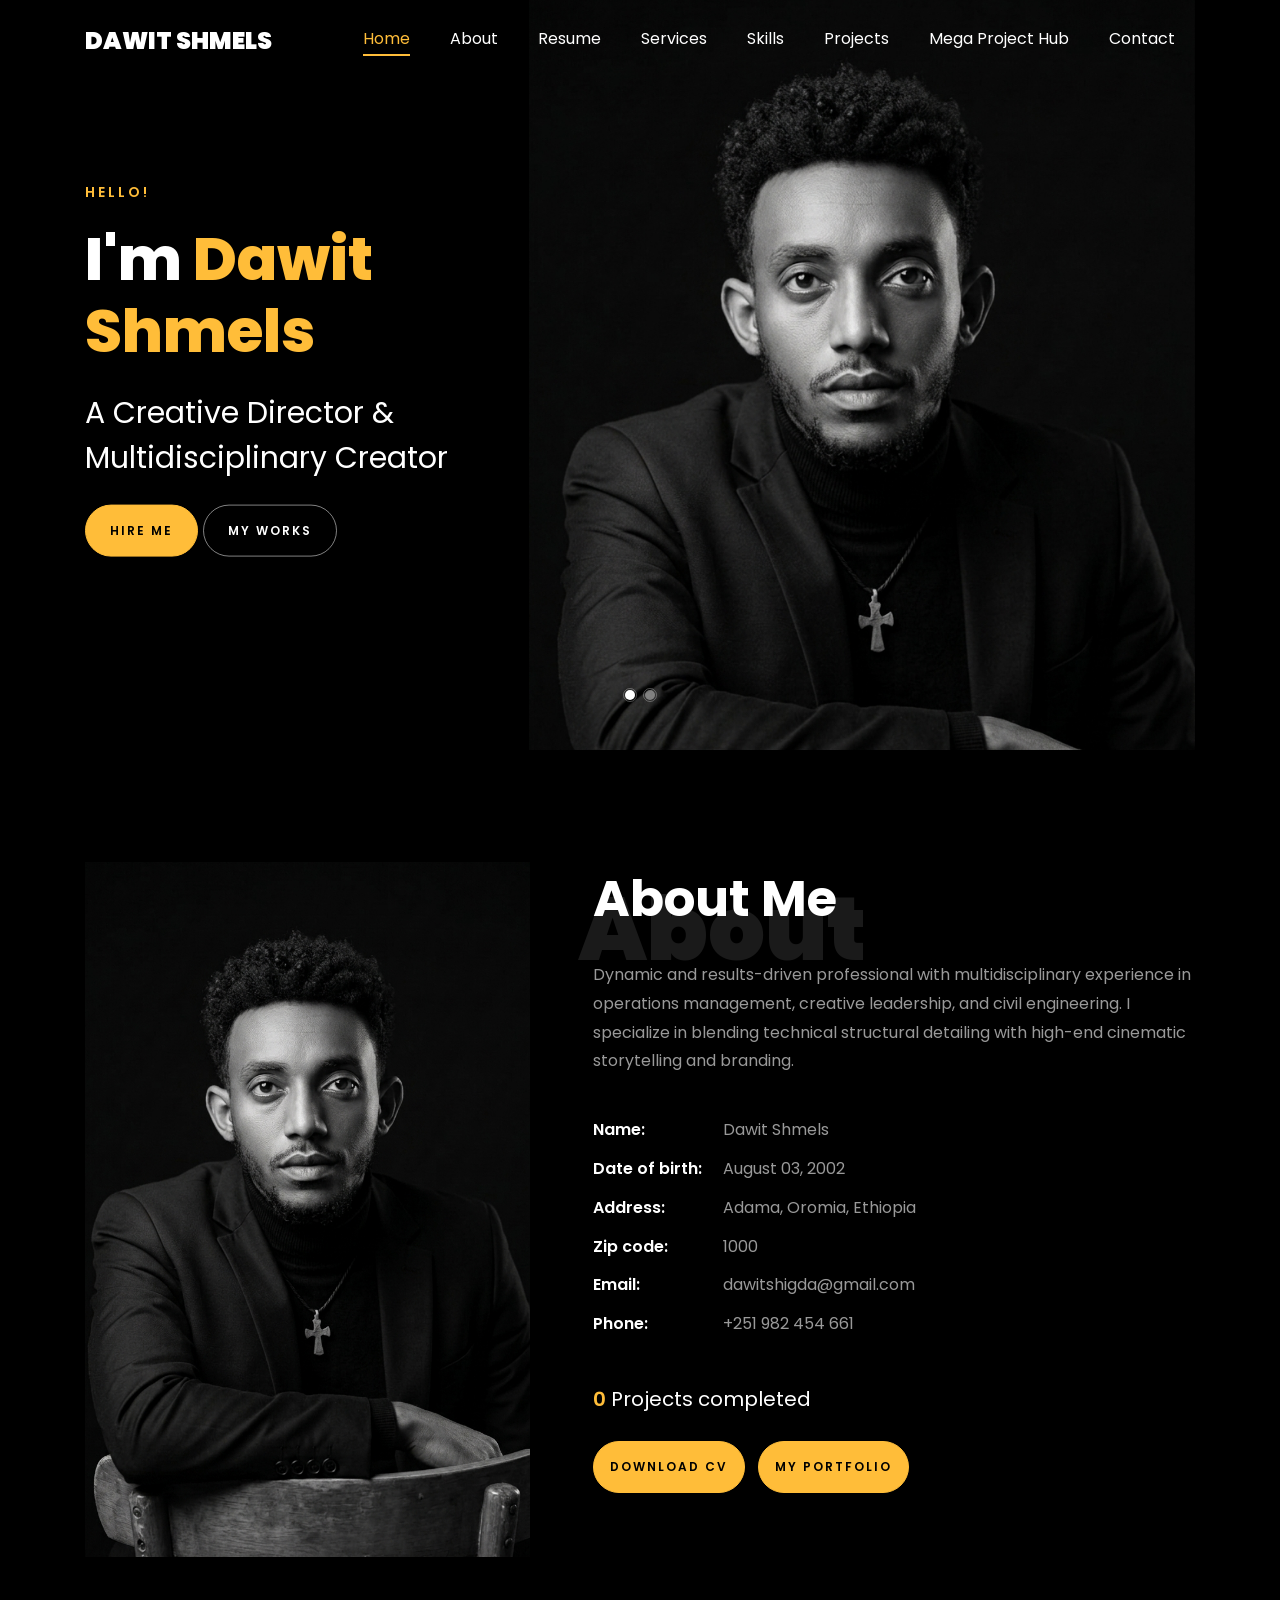
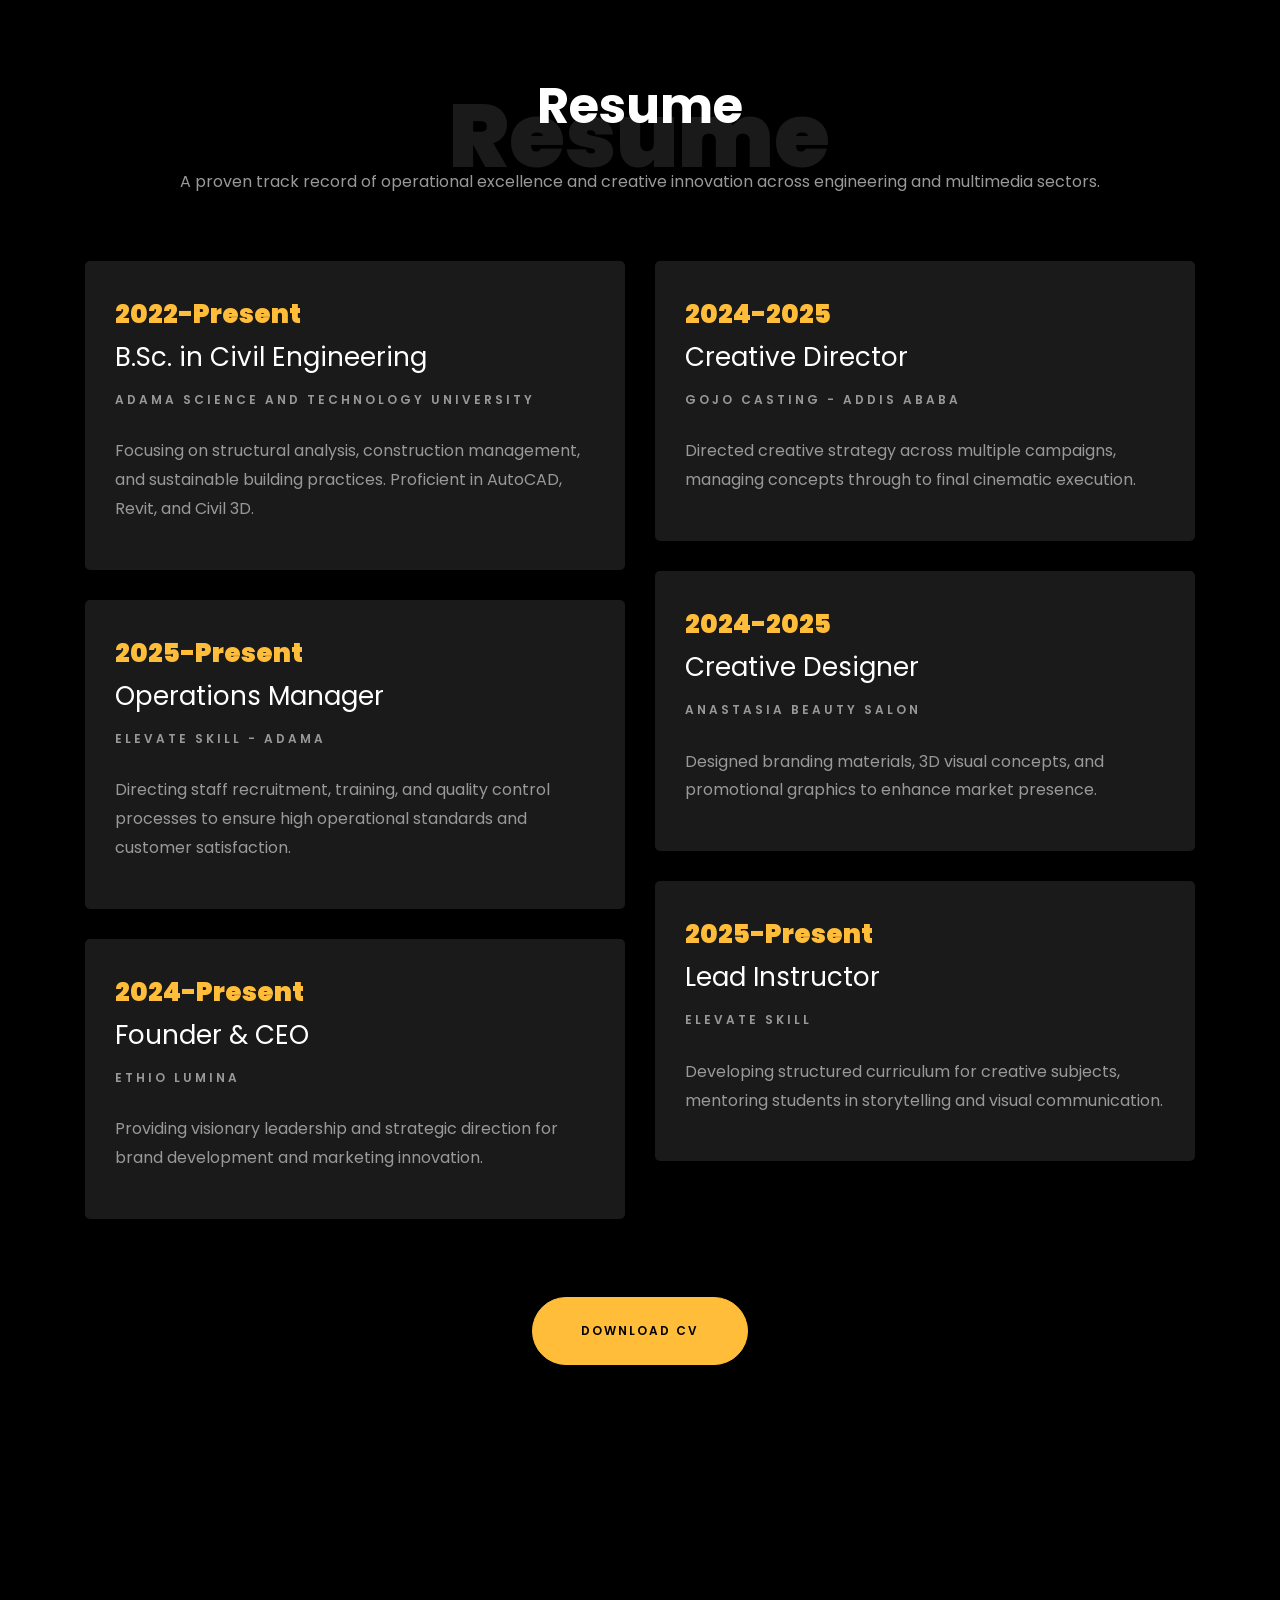
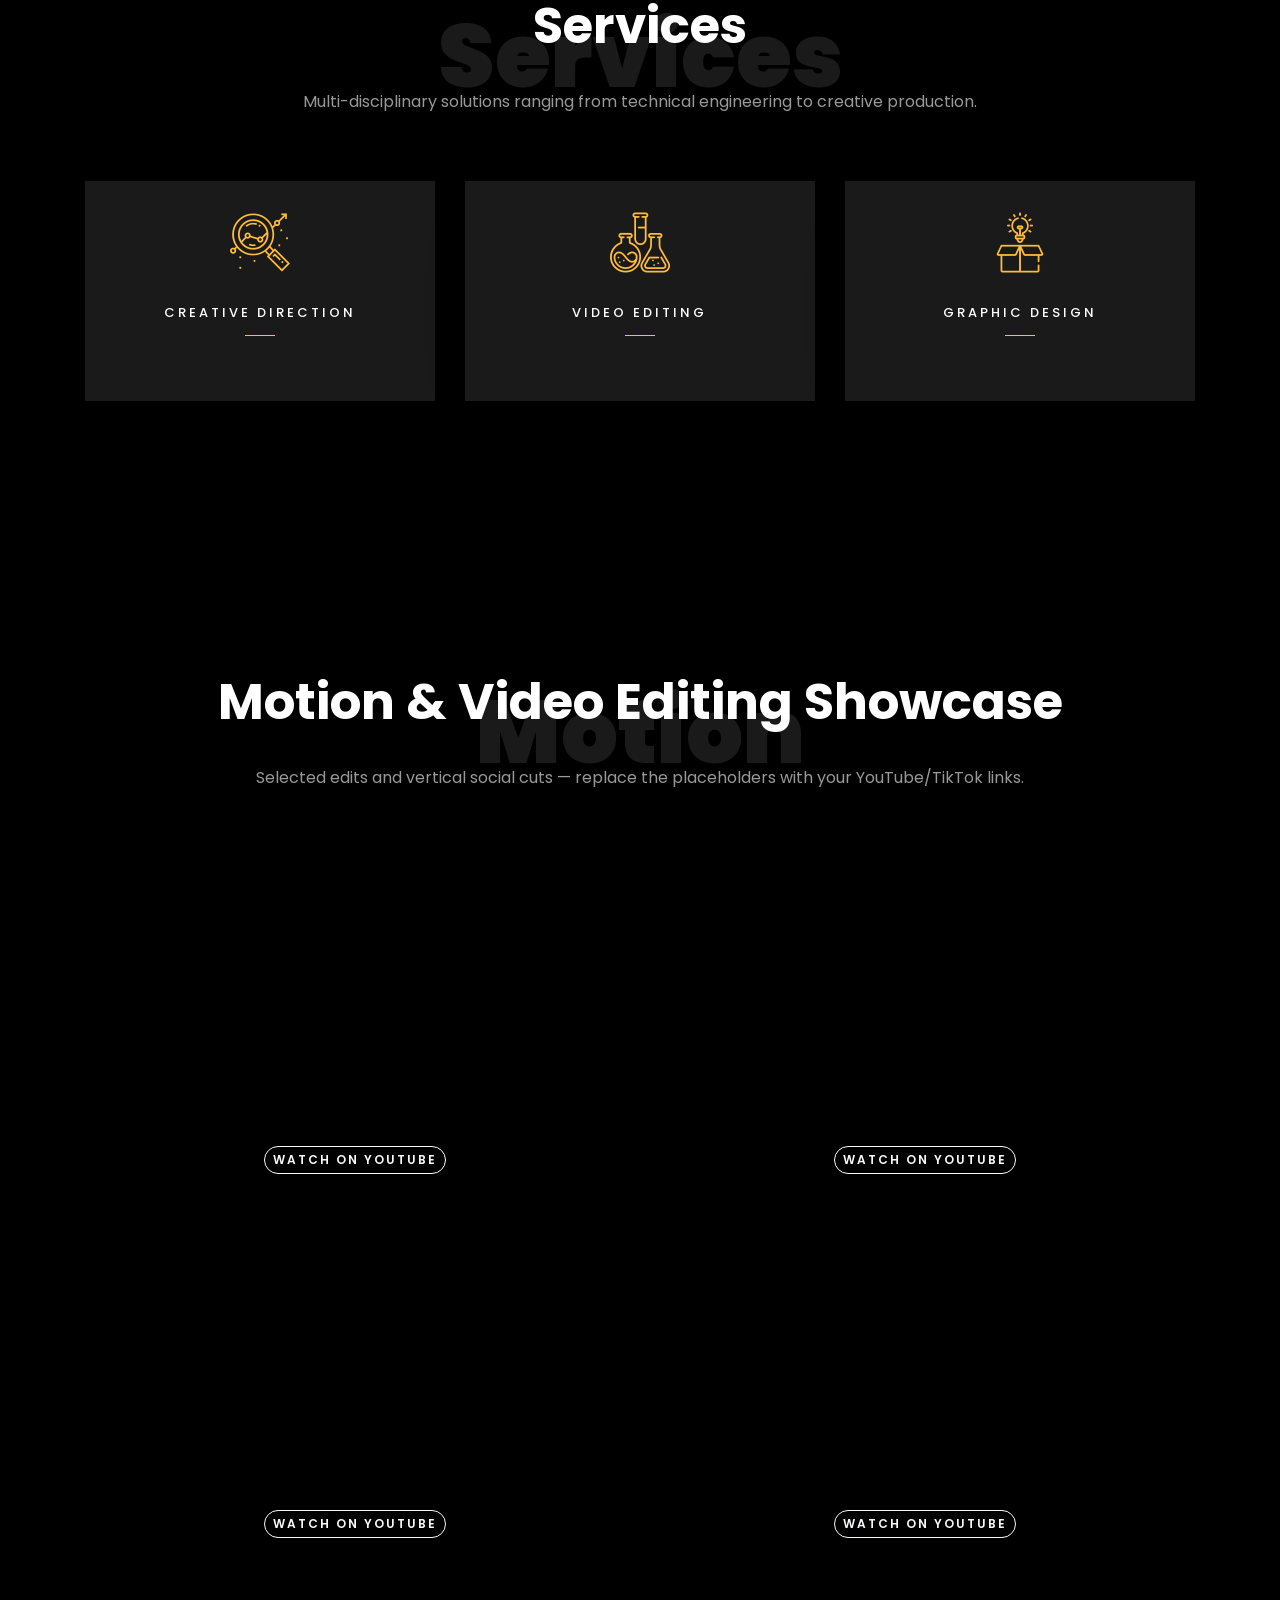
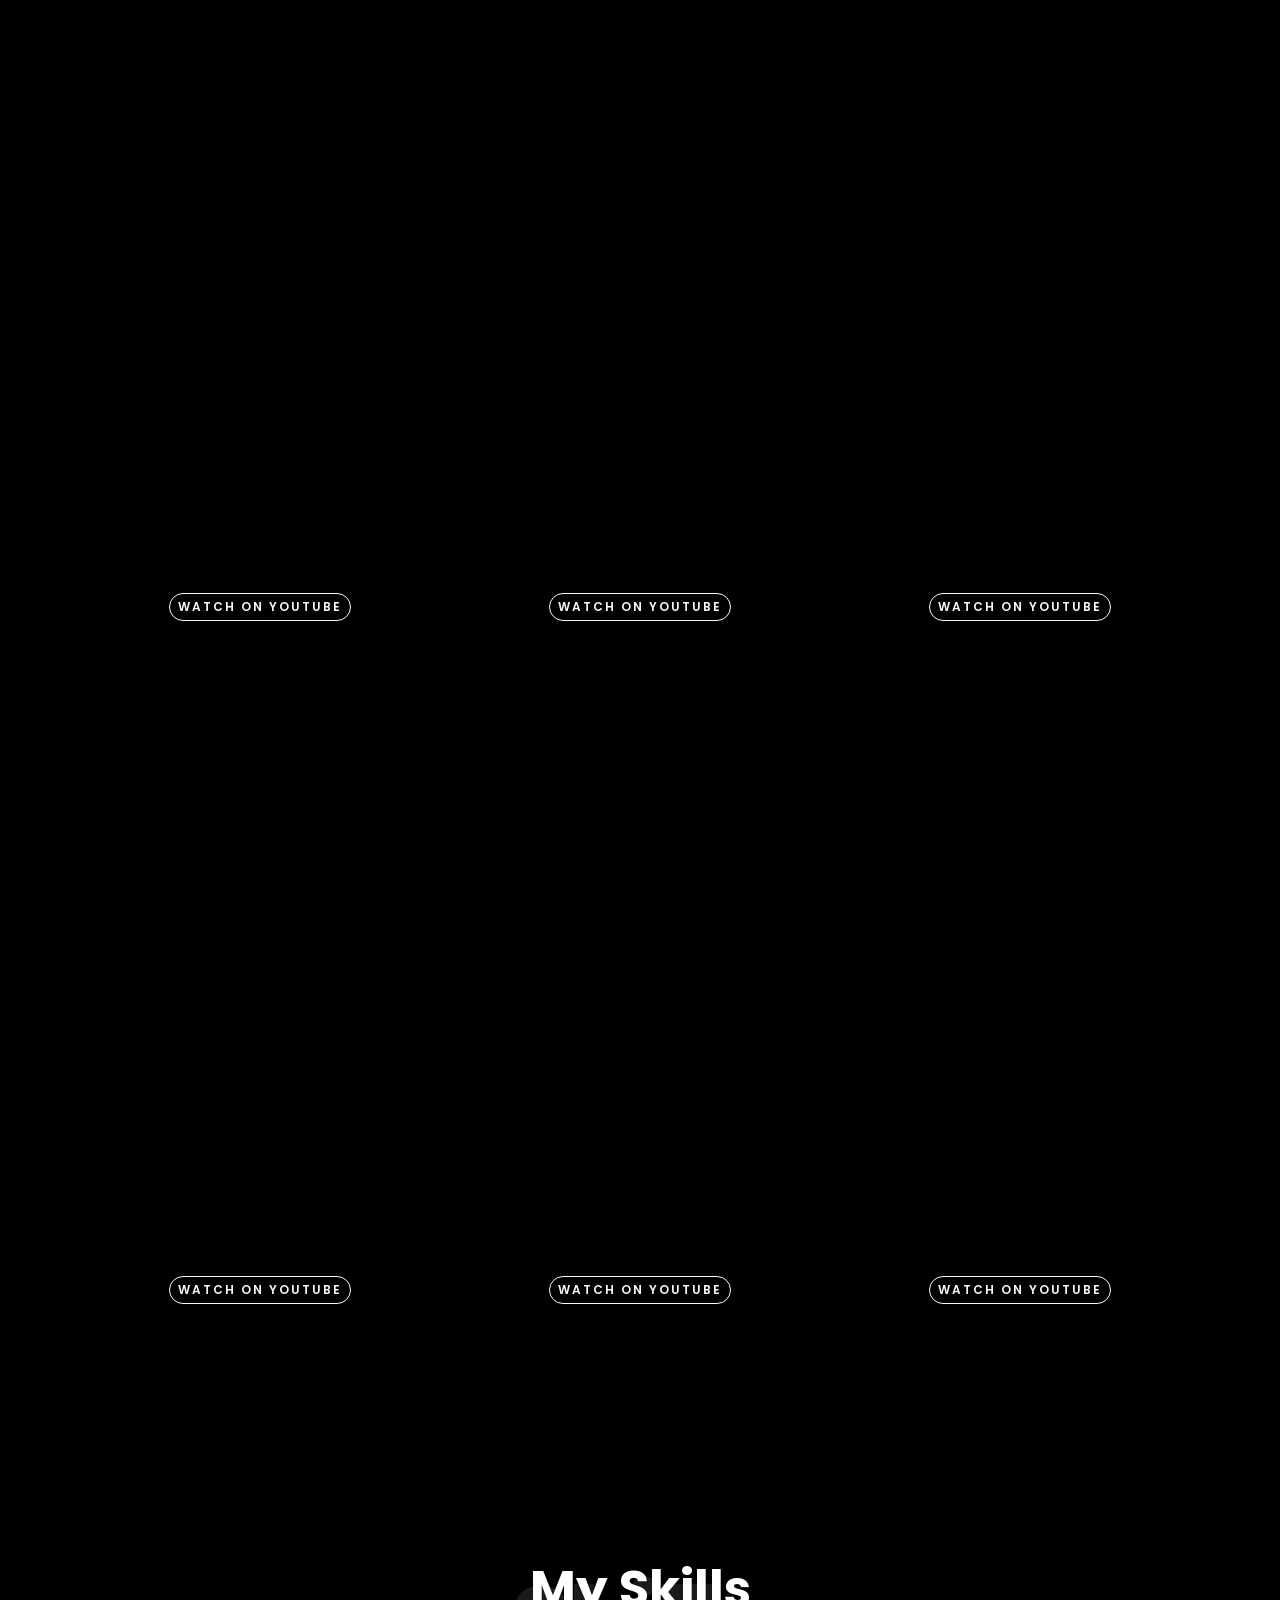
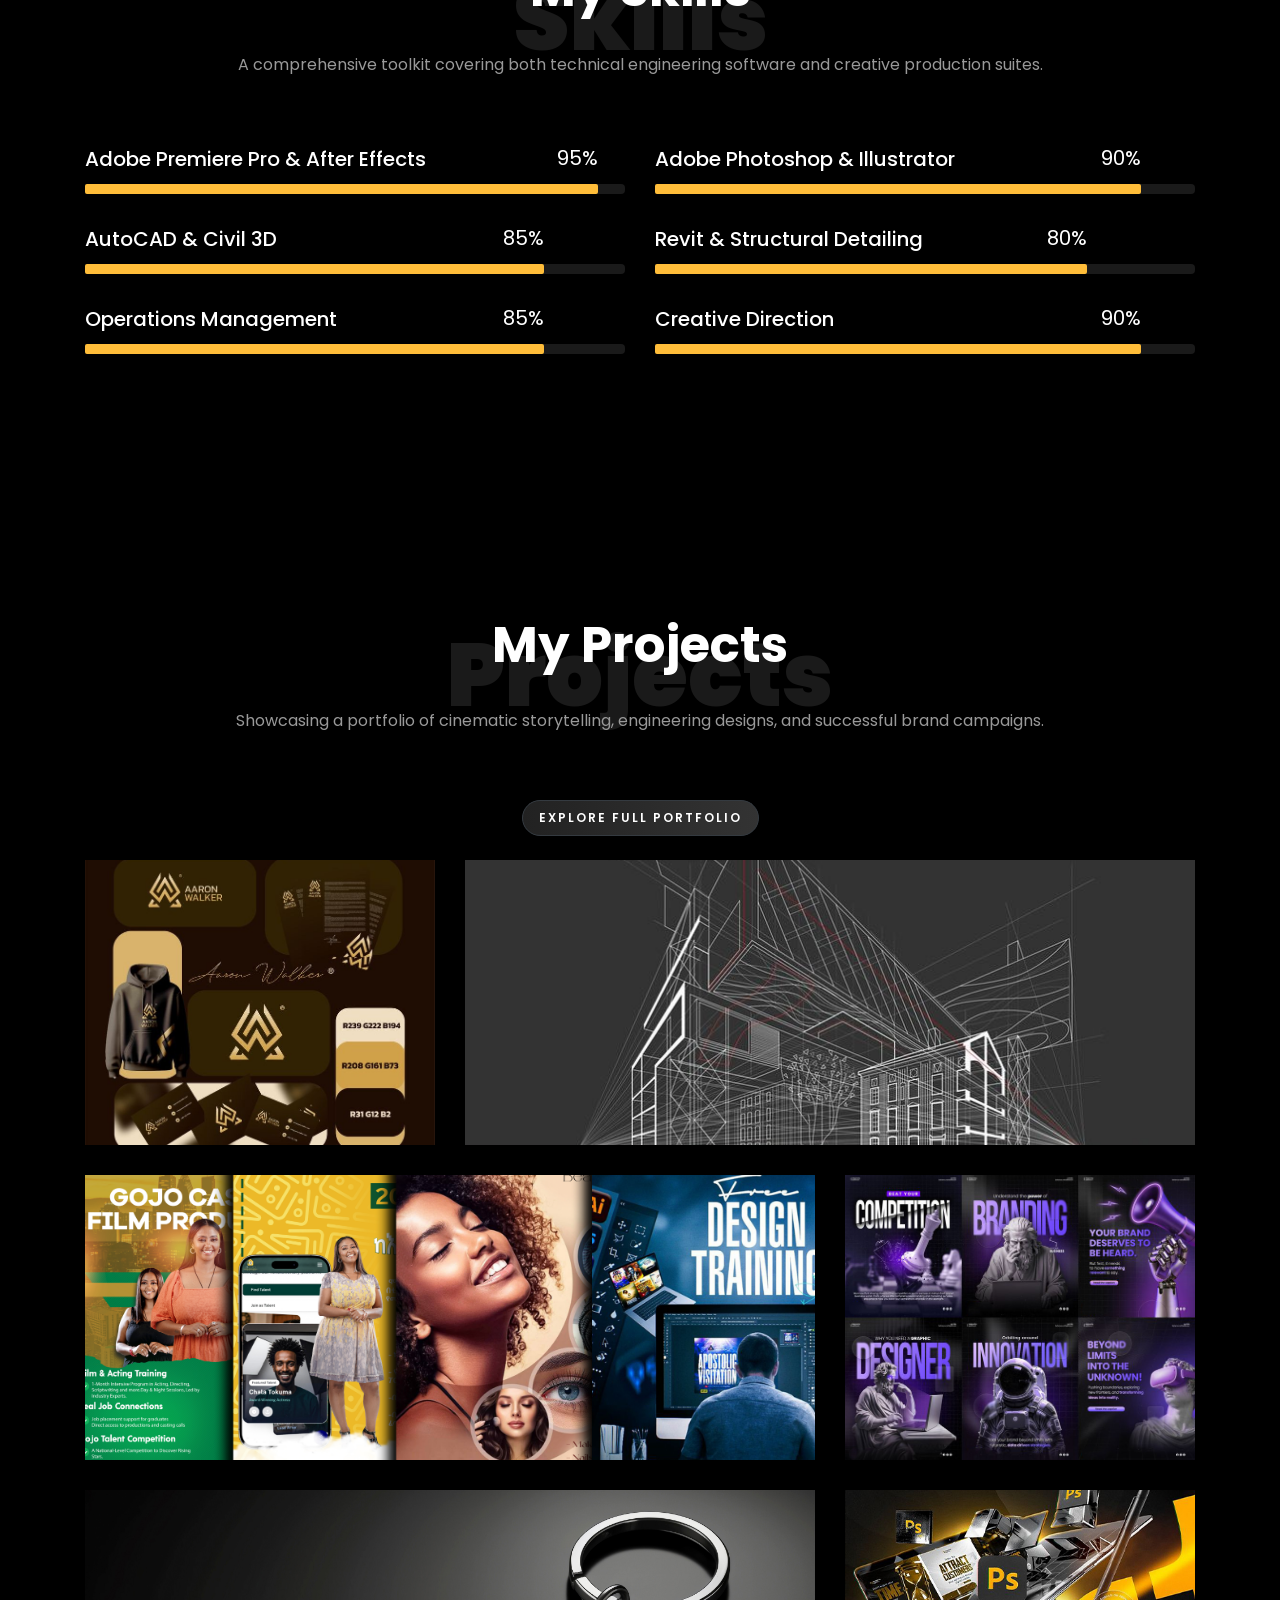
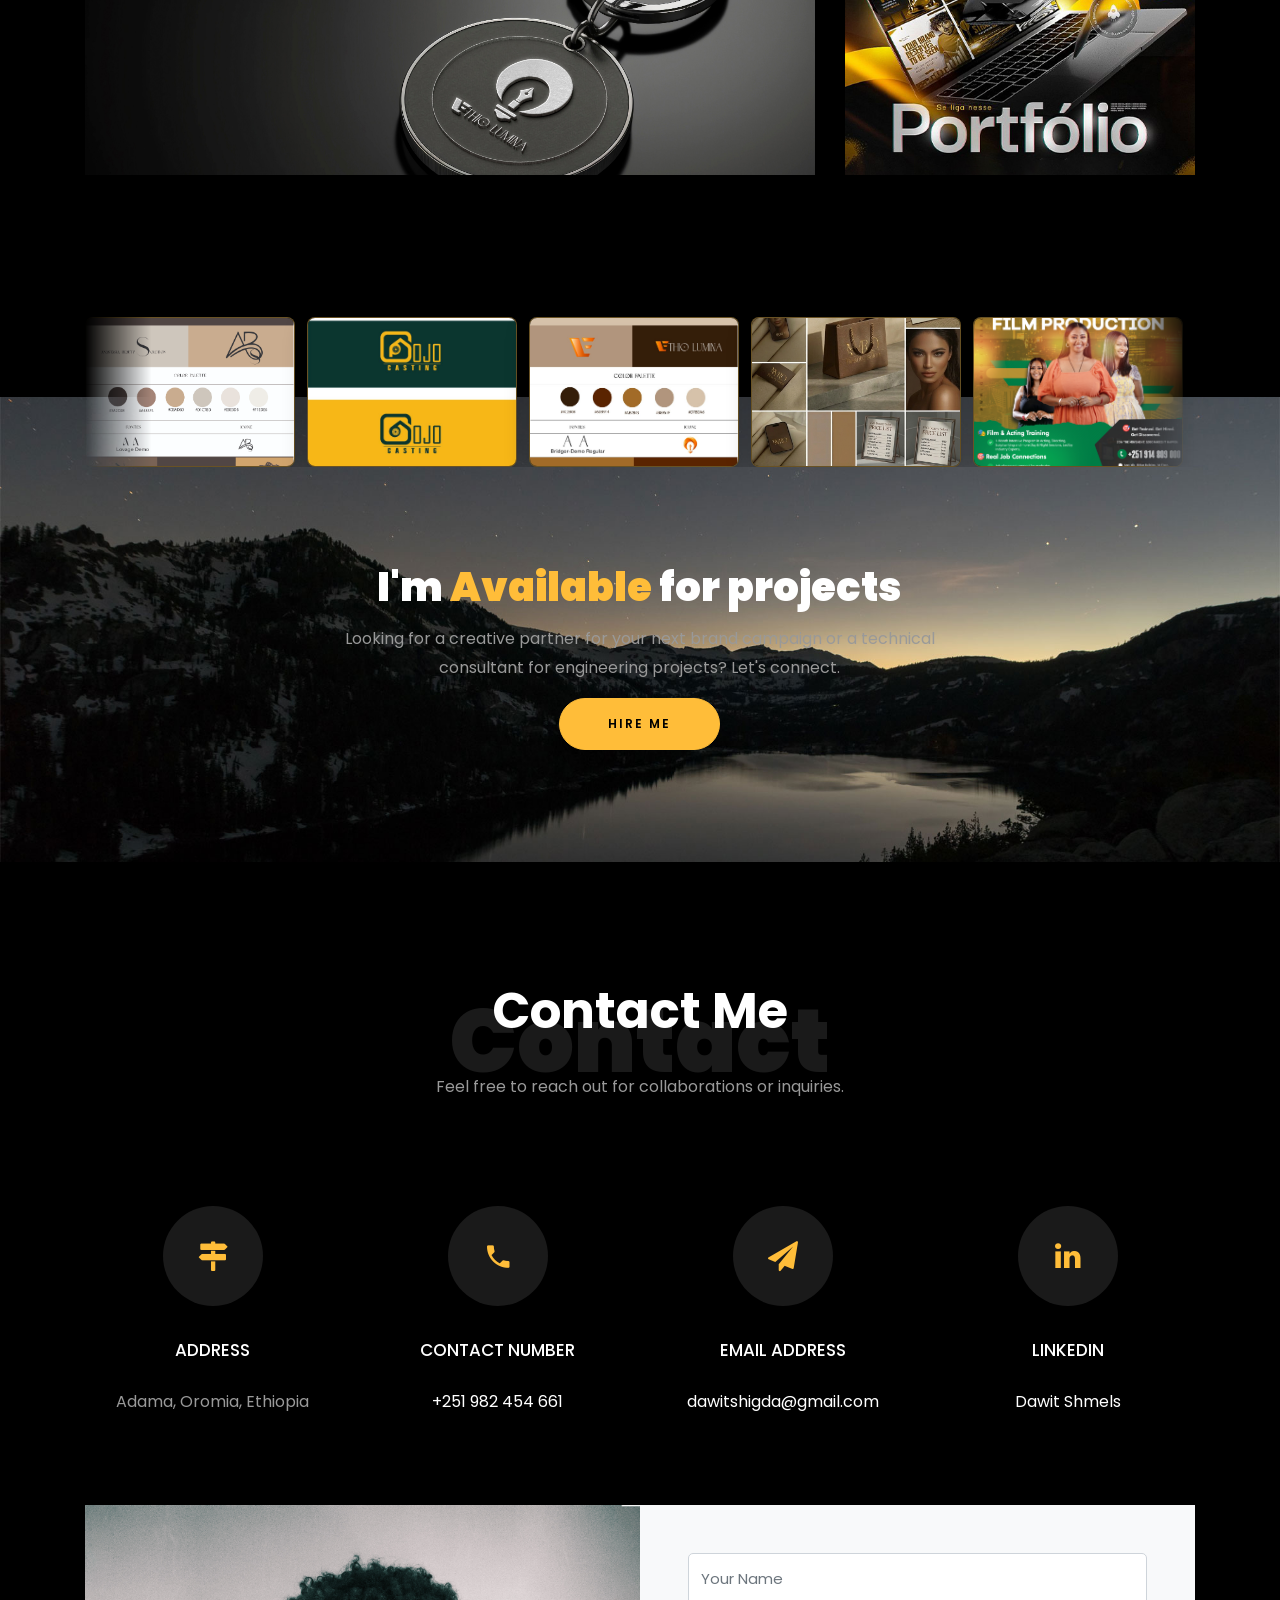
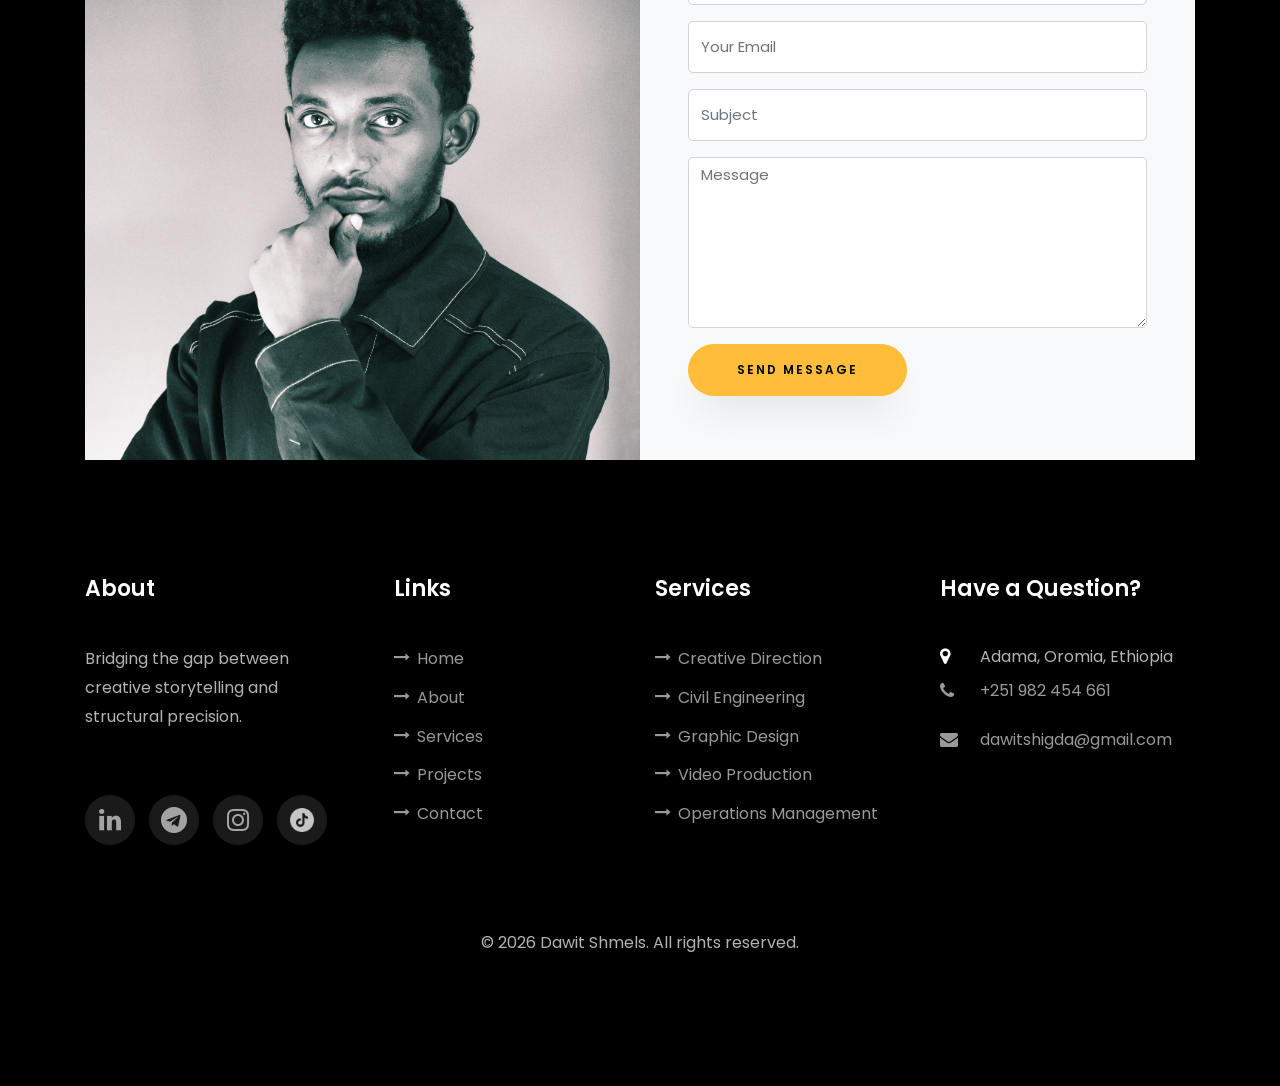
<file: index.html>
﻿<!DOCTYPE html>
<html lang="en">
  <head>
    <title>Dawit Shmels - Portfolio</title>
    <meta charset="utf-8">
    <meta name="viewport" content="width=device-width, initial-scale=1, shrink-to-fit=no">
    <link rel="icon" type="image/png" href="images/logo.png">
    
    <link href="https://fonts.googleapis.com/css?family=Poppins:100,200,300,400,500,600,700,800,900" rel="stylesheet">

    <link rel="stylesheet" href="css/open-iconic-bootstrap.min.css">
    <link rel="stylesheet" href="css/animate.css">
    
    <link rel="stylesheet" href="css/owl.carousel.min.css">
    <link rel="stylesheet" href="css/owl.theme.default.min.css">
    <link rel="stylesheet" href="css/magnific-popup.css">

    <link rel="stylesheet" href="css/ionicons.min.css">
    
    <link rel="stylesheet" href="css/flaticon.css">
    <link rel="stylesheet" href="css/icomoon.css">
    <link rel="stylesheet" href="css/style.css?v=20260317-mobilefix-4">
  </head>
  <body data-spy="scroll" data-target=".site-navbar-target" data-offset="300">
      
      
    <nav class="navbar navbar-expand-lg navbar-dark ftco_navbar ftco-navbar-light site-navbar-target" id="ftco-navbar">
        <div class="container">
          <a class="navbar-brand" href="index.html">Dawit Shmels</a>
          <button class="navbar-toggler js-fh5co-nav-toggle fh5co-nav-toggle" type="button" data-toggle="collapse" data-target="#ftco-nav" aria-controls="ftco-nav" aria-expanded="false" aria-label="Toggle navigation">
            <span class="oi oi-menu"></span> Menu
          </button>

          <div class="collapse navbar-collapse" id="ftco-nav">
            <ul class="navbar-nav nav ml-auto">
              <li class="nav-item"><a href="#home-section" class="nav-link"><span>Home</span></a></li>
              <li class="nav-item"><a href="#about-section" class="nav-link"><span>About</span></a></li>
              <li class="nav-item"><a href="#resume-section" class="nav-link"><span>Resume</span></a></li>
              <li class="nav-item"><a href="#services-section" class="nav-link"><span>Services</span></a></li>
              <li class="nav-item"><a href="#skills-section" class="nav-link"><span>Skills</span></a></li>
              <li class="nav-item"><a href="#projects-section" class="nav-link"><span>Projects</span></a></li>
              <li class="nav-item"><a href="#" id="megaProjectNavBtn" class="nav-link"><span>Mega Project Hub</span></a></li>
              <li class="nav-item"><a href="#contact-section" class="nav-link"><span>Contact</span></a></li>
            </ul>
          </div>
        </div>
      </nav>
      <section id="home-section" class="hero">
          <div class="home-slider  owl-carousel">
          <div class="slider-item ">
            <div class="overlay"></div>
            <div class="container">
              <div class="row d-md-flex no-gutters slider-text align-items-end justify-content-end">
                <div class="one-third js-fullheight order-md-last img" style="background-image:url(images/bg_1.png);">
                    <div class="overlay"></div>
                </div>
                  <div class="one-forth d-flex  align-items-center ftco-animate">
                    <div class="text">
                        <span class="subheading">Hello!</span>
                        <h1 class="mb-4 mt-3">I'm <span>Dawit Shmels</span></h1>
                        <h2 class="mb-4">A Creative Director & Multidisciplinary Creator</h2>
                        <p><a href="#contact-section" class="btn btn-primary py-3 px-4">Hire me</a> <a href="#projects-section" class="btn btn-white btn-outline-white py-3 px-4">My works</a></p>
                    </div>
                  </div>
                </div>
            </div>
          </div>

          <div class="slider-item">
            <div class="overlay"></div>
            <div class="container">
              <div class="row d-flex no-gutters slider-text align-items-end justify-content-end">
                <div class="one-third js-fullheight order-md-last img" style="background-image:url(images/bg_2.png);">
                    <div class="overlay"></div>
                </div>
                  <div class="one-forth d-flex align-items-center ftco-animate">
                    <div class="text">
                        <span class="subheading">Hello!</span>
                        <h1 class="mb-4 mt-3">I'm a <span>Creative Professional</span> based in Addis Ababa</h1>
                        <p><a href="#contact-section" class="btn btn-primary py-3 px-4">Hire me</a> <a href="#projects-section" class="btn btn-white btn-outline-white py-3 px-4">My works</a></p>
                    </div>
                  </div>
                </div>
            </div>
          </div>
        </div>
    </section>

    <section class="ftco-about img ftco-section ftco-no-pb" id="about-section">
        <div class="container">
            <div class="row d-flex">
                <div class="col-md-6 col-lg-5 d-flex">
                    <div class="img-about img d-flex align-items-stretch">
                        <div class="overlay"></div>
                        <div class="img d-flex align-self-stretch align-items-center" style="background-image:url(images/bg_1.png);">
                        </div>
                    </div>
                </div>
                <div class="col-md-6 col-lg-7 pl-lg-5 pb-5">
                    <div class="row justify-content-start pb-3">
                  <div class="col-md-12 heading-section ftco-animate">
                    <h1 class="big">About</h1>
                    <h2 class="mb-4">About Me</h2>
                    <p>Dynamic and results-driven professional with multidisciplinary experience in operations management, creative leadership, and civil engineering. I specialize in blending technical structural detailing with high-end cinematic storytelling and branding.</p>
                    <ul class="about-info mt-4 px-md-0 px-2">
                        <li class="d-flex"><span>Name:</span> <span>Dawit Shmels</span></li>
                        <li class="d-flex"><span>Date of birth:</span> <span>August 03, 2002</span></li>
                        <li class="d-flex"><span>Address:</span> <span>Adama, Oromia, Ethiopia</span></li>
                        <li class="d-flex"><span>Zip code:</span> <span>1000</span></li>
                        <li class="d-flex"><span>Email:</span> <span>dawitshigda@gmail.com</span></li>
                        <li class="d-flex"><span>Phone: </span> <span>+251 982 454 661</span></li>
                    </ul>
                  </div>
                </div>
              <div class="counter-wrap ftco-animate d-flex mt-md-3">
              <div class="text">
                <p class="mb-4">
                    <span class="number" data-number="50">0</span>
                    <span>Projects completed</span>
                </p>
                <p>
                  <a href="images/Dawit_CV.pdf" class="btn btn-primary py-3 px-3 mr-2" download="Dawit_Shmels_CV">Download CV</a>
                  <a href="#" id="megaProjectAboutBtn" class="btn btn-primary py-3 px-3">My Portfolio</a>
                </p>
              </div>
              </div>
            </div>
        </div>
        </div>
    </section>

    <section class="ftco-section ftco-no-pb" id="resume-section">
        <div class="container">
            <div class="row justify-content-center pb-5">
          <div class="col-md-10 heading-section text-center ftco-animate">
            <h1 class="big big-2">Resume</h1>
            <h2 class="mb-4">Resume</h2>
            <p>A proven track record of operational excellence and creative innovation across engineering and multimedia sectors.</p>
          </div>
        </div>
            <div class="row">
                <div class="col-md-6">
                    <div class="resume-wrap ftco-animate">
                        <span class="date">2022-Present</span>
                        <h2>B.Sc. in Civil Engineering</h2>
                        <span class="position">Adama Science and Technology University</span>
                        <p class="mt-4">Focusing on structural analysis, construction management, and sustainable building practices. Proficient in AutoCAD, Revit, and Civil 3D.</p>
                    </div>
                    <div class="resume-wrap ftco-animate">
                        <span class="date">2025-Present</span>
                        <h2>Operations Manager</h2>
                        <span class="position">Elevate Skill - Adama</span>
                        <p class="mt-4">Directing staff recruitment, training, and quality control processes to ensure high operational standards and customer satisfaction.</p>
                    </div>
                    <div class="resume-wrap ftco-animate">
                        <span class="date">2024-Present</span>
                        <h2>Founder & CEO</h2>
                        <span class="position">Ethio Lumina</span>
                        <p class="mt-4">Providing visionary leadership and strategic direction for brand development and marketing innovation.</p>
                    </div>
                </div>

                <div class="col-md-6">
                    <div class="resume-wrap ftco-animate">
                        <span class="date">2024-2025</span>
                        <h2>Creative Director</h2>
                        <span class="position">Gojo Casting - Addis Ababa</span>
                        <p class="mt-4">Directed creative strategy across multiple campaigns, managing concepts through to final cinematic execution.</p>
                    </div>
                    <div class="resume-wrap ftco-animate">
                        <span class="date">2024-2025</span>
                        <h2>Creative Designer</h2>
                        <span class="position">Anastasia Beauty Salon</span>
                        <p class="mt-4">Designed branding materials, 3D visual concepts, and promotional graphics to enhance market presence.</p>
                    </div>
                    <div class="resume-wrap ftco-animate">
                        <span class="date">2025-Present</span>
                        <h2>Lead Instructor</h2>
                        <span class="position">Elevate Skill</span>
                        <p class="mt-4">Developing structured curriculum for creative subjects, mentoring students in storytelling and visual communication.</p>
                    </div>
                </div>
            </div>
            <div class="row justify-content-center mt-5">
                <div class="col-md-6 text-center ftco-animate">
                    <p><a href="images/Dawit_CV.pdf" class="btn btn-primary py-4 px-5" download="Dawit_Shmels_CV">Download CV</a></p>
                </div>
            </div>
        </div>
    </section>

    <section class="ftco-section" id="services-section">
        <div class="container">
            <div class="row justify-content-center py-5 mt-5">
          <div class="col-md-12 heading-section text-center ftco-animate">
            <h1 class="big big-2">Services</h1>
            <h2 class="mb-4">Services</h2>
            <p>Multi-disciplinary solutions ranging from technical engineering to creative production.</p>
          </div>
        </div>
            <div class="row">
                    <div class="col-md-4 text-center d-flex ftco-animate">
                        <a href="#" class="services-1">
                            <span class="icon">
                                <i class="flaticon-analysis"></i>
                            </span>
                            <div class="desc">
                                <h3 class="mb-5">Creative Direction</h3>
                            </div>
                        </a>
                    </div>
                    <div class="col-md-4 text-center d-flex ftco-animate">
                        <a href="#" class="services-1">
                            <span class="icon">
                                <i class="flaticon-flasks"></i>
                            </span>
                            <div class="desc">
                                <h3 class="mb-5">Video Editing</h3>
                            </div>
                        </a>
                    </div>
                    <div class="col-md-4 text-center d-flex ftco-animate">
                        <a href="#" class="services-1">
                            <span class="icon">
                                <i class="flaticon-ideas"></i>
                            </span>
                            <div class="desc">
                                <h3 class="mb-5">Graphic Design</h3>
                            </div>
                        </a>
                    </div>

                    <!-- Branding, Project Leadership, and Civil Engineering removed per request -->
                </div>
        </div>
    </section>

    <section class="ftco-section" id="video-showcase">
      <div class="container">
        <div class="row justify-content-center pb-4">
          <div class="col-md-12 heading-section text-center ftco-animate">
            <h1 class="big big-2">Motion</h1>
            <h2 class="mb-4">Motion & Video Editing Showcase</h2>
            <p>Selected edits and vertical social cuts — replace the placeholders with your YouTube/TikTok links.</p>
          </div>
        </div>

        <div class="row">
          <!-- Four landscape YouTube videos -->
          <div class="col-md-6 mb-4">
            <div style="position:relative;padding-top:56.25%;background:#000;border-radius:12px;overflow:hidden;">
              <iframe loading="lazy" src="https://www.youtube-nocookie.com/embed/ME3kAn9v0M4" title="Amapiano Fest Advertisement made by Dawit Shmels" frameborder="0" allow="accelerometer; autoplay; clipboard-write; encrypted-media; gyroscope; picture-in-picture; web-share; fullscreen" referrerpolicy="strict-origin-when-cross-origin" allowfullscreen style="position:absolute;top:0;left:0;width:100%;height:100%;border:0"></iframe>
            </div>
            <div class="text-center mt-2">
              <a class="btn btn-outline-light btn-sm" target="_blank" rel="noopener noreferrer" href="https://www.youtube.com/watch?v=ME3kAn9v0M4">Watch on YouTube</a>
            </div>
          </div>
          <div class="col-md-6 mb-4">
            <div style="position:relative;padding-top:56.25%;background:#000;border-radius:12px;overflow:hidden;">
              <iframe loading="lazy" src="https://www.youtube-nocookie.com/embed/ZpyB3mO4FNk" title="Cinematic Logo Reveal" frameborder="0" allow="accelerometer; autoplay; clipboard-write; encrypted-media; gyroscope; picture-in-picture; web-share; fullscreen" referrerpolicy="strict-origin-when-cross-origin" allowfullscreen style="position:absolute;top:0;left:0;width:100%;height:100%;border:0"></iframe>
            </div>
            <div class="text-center mt-2">
              <a class="btn btn-outline-light btn-sm" target="_blank" rel="noopener noreferrer" href="https://www.youtube.com/watch?v=ZpyB3mO4FNk">Watch on YouTube</a>
            </div>
          </div>
          <div class="col-md-6 mb-4">
            <div style="position:relative;padding-top:56.25%;background:#000;border-radius:12px;overflow:hidden;">
              <iframe loading="lazy" src="https://www.youtube-nocookie.com/embed/3dUjZpzFTDQ" title="Instagram Promo" frameborder="0" allow="accelerometer; autoplay; clipboard-write; encrypted-media; gyroscope; picture-in-picture; web-share; fullscreen" referrerpolicy="strict-origin-when-cross-origin" allowfullscreen style="position:absolute;top:0;left:0;width:100%;height:100%;border:0"></iframe>
            </div>
            <div class="text-center mt-2">
              <a class="btn btn-outline-light btn-sm" target="_blank" rel="noopener noreferrer" href="https://www.youtube.com/watch?v=3dUjZpzFTDQ">Watch on YouTube</a>
            </div>
          </div>
          <div class="col-md-6 mb-4">
            <div style="position:relative;padding-top:56.25%;background:#000;border-radius:12px;overflow:hidden;">
              <iframe loading="lazy" src="https://www.youtube-nocookie.com/embed/2dbdEcRTidE" title="Cinematic logo reveal" frameborder="0" allow="accelerometer; autoplay; clipboard-write; encrypted-media; gyroscope; picture-in-picture; web-share; fullscreen" referrerpolicy="strict-origin-when-cross-origin" allowfullscreen style="position:absolute;top:0;left:0;width:100%;height:100%;border:0"></iframe>
            </div>
            <div class="text-center mt-2">
              <a class="btn btn-outline-light btn-sm" target="_blank" rel="noopener noreferrer" href="https://www.youtube.com/watch?v=2dbdEcRTidE">Watch on YouTube</a>
            </div>
          </div>
        </div>

        <div class="row">
          <!-- Six vertical social videos -->
          <div class="col-md-4 mb-4">
            <div style="position:relative;padding-top:177.78%;background:#000;border-radius:12px;overflow:hidden;">
              <iframe loading="lazy" src="https://www.youtube-nocookie.com/embed/M0pXHlfmE4A" title="promo video 02" frameborder="0" allow="accelerometer; autoplay; clipboard-write; encrypted-media; gyroscope; picture-in-picture; web-share; fullscreen" referrerpolicy="strict-origin-when-cross-origin" allowfullscreen style="position:absolute;top:0;left:0;width:100%;height:100%;border:0"></iframe>
            </div>
            <div class="text-center mt-2">
              <a class="btn btn-outline-light btn-sm" target="_blank" rel="noopener noreferrer" href="https://www.youtube.com/watch?v=M0pXHlfmE4A">Watch on YouTube</a>
            </div>
          </div>
          <div class="col-md-4 mb-4">
            <div style="position:relative;padding-top:177.78%;background:#000;border-radius:12px;overflow:hidden;">
              <iframe loading="lazy" src="https://www.youtube-nocookie.com/embed/DaX67NwAnOU" title="owJCZ9QfIE42yEFBxFpEnDwBJE5qJOEfQA8F4R" frameborder="0" allow="accelerometer; autoplay; clipboard-write; encrypted-media; gyroscope; picture-in-picture; web-share; fullscreen" referrerpolicy="strict-origin-when-cross-origin" allowfullscreen style="position:absolute;top:0;left:0;width:100%;height:100%;border:0"></iframe>
            </div>
            <div class="text-center mt-2">
              <a class="btn btn-outline-light btn-sm" target="_blank" rel="noopener noreferrer" href="https://www.youtube.com/watch?v=DaX67NwAnOU">Watch on YouTube</a>
            </div>
          </div>
          <div class="col-md-4 mb-4">
            <div style="position:relative;padding-top:177.78%;background:#000;border-radius:12px;overflow:hidden;">
              <iframe loading="lazy" src="https://www.youtube-nocookie.com/embed/QY0GpG92DMo" title="osRB4FBdgwSfAlJQmpGRAoJlDeQEIDTDDczqEQ" frameborder="0" allow="accelerometer; autoplay; clipboard-write; encrypted-media; gyroscope; picture-in-picture; web-share; fullscreen" referrerpolicy="strict-origin-when-cross-origin" allowfullscreen style="position:absolute;top:0;left:0;width:100%;height:100%;border:0"></iframe>
            </div>
            <div class="text-center mt-2">
              <a class="btn btn-outline-light btn-sm" target="_blank" rel="noopener noreferrer" href="https://www.youtube.com/watch?v=QY0GpG92DMo">Watch on YouTube</a>
            </div>
          </div>
          <div class="col-md-4 mb-4">
            <div style="position:relative;padding-top:177.78%;background:#000;border-radius:12px;overflow:hidden;">
              <iframe loading="lazy" src="https://www.youtube-nocookie.com/embed/giEUla90oss" title="o8iG6nBAIfAvygNzfeNpbe4ROqYNKJaEuAeHNx" frameborder="0" allow="accelerometer; autoplay; clipboard-write; encrypted-media; gyroscope; picture-in-picture; web-share; fullscreen" referrerpolicy="strict-origin-when-cross-origin" allowfullscreen style="position:absolute;top:0;left:0;width:100%;height:100%;border:0"></iframe>
            </div>
            <div class="text-center mt-2">
              <a class="btn btn-outline-light btn-sm" target="_blank" rel="noopener noreferrer" href="https://www.youtube.com/watch?v=giEUla90oss">Watch on YouTube</a>
            </div>
          </div>
          <div class="col-md-4 mb-4">
            <div style="position:relative;padding-top:177.78%;background:#000;border-radius:12px;overflow:hidden;">
              <iframe loading="lazy" src="https://www.youtube-nocookie.com/embed/ZQ6DUXrt1qs" title="add 2" frameborder="0" allow="accelerometer; autoplay; clipboard-write; encrypted-media; gyroscope; picture-in-picture; web-share; fullscreen" referrerpolicy="strict-origin-when-cross-origin" allowfullscreen style="position:absolute;top:0;left:0;width:100%;height:100%;border:0"></iframe>
            </div>
            <div class="text-center mt-2">
              <a class="btn btn-outline-light btn-sm" target="_blank" rel="noopener noreferrer" href="https://www.youtube.com/watch?v=ZQ6DUXrt1qs">Watch on YouTube</a>
            </div>
          </div>
          <div class="col-md-4 mb-4">
            <div style="position:relative;padding-top:177.78%;background:#000;border-radius:12px;overflow:hidden;">
              <iframe loading="lazy" src="https://www.youtube-nocookie.com/embed/vqQIKJ0Wzyo" title="promo video 05" frameborder="0" allow="accelerometer; autoplay; clipboard-write; encrypted-media; gyroscope; picture-in-picture; web-share; fullscreen" referrerpolicy="strict-origin-when-cross-origin" allowfullscreen style="position:absolute;top:0;left:0;width:100%;height:100%;border:0"></iframe>
            </div>
            <div class="text-center mt-2">
              <a class="btn btn-outline-light btn-sm" target="_blank" rel="noopener noreferrer" href="https://www.youtube.com/watch?v=vqQIKJ0Wzyo">Watch on YouTube</a>
            </div>
          </div>
        </div>
      </div>
    </section>

        
        <section class="ftco-section" id="skills-section">
            <div class="container">
                <div class="row justify-content-center pb-5">
          <div class="col-md-12 heading-section text-center ftco-animate">
            <h1 class="big big-2">Skills</h1>
            <h2 class="mb-4">My Skills</h2>
            <p>A comprehensive toolkit covering both technical engineering software and creative production suites.</p>
          </div>
        </div>
                <div class="row">
                    <div class="col-md-6 animate-box">
                        <div class="progress-wrap ftco-animate">
                            <h3>Adobe Premiere Pro & After Effects</h3>
                            <div class="progress">
                                <div class="progress-bar color-1" role="progressbar" aria-valuenow="95"
                                aria-valuemin="0" aria-valuemax="100" style="width:95%">
                                <span>95%</span>
                                </div>
                            </div>
                        </div>
                    </div>
                    <div class="col-md-6 animate-box">
                        <div class="progress-wrap ftco-animate">
                            <h3>Adobe Photoshop & Illustrator</h3>
                            <div class="progress">
                                <div class="progress-bar color-2" role="progressbar" aria-valuenow="90"
                                aria-valuemin="0" aria-valuemax="100" style="width:90%">
                                <span>90%</span>
                                </div>
                            </div>
                        </div>
                    </div>
                    <div class="col-md-6 animate-box">
                        <div class="progress-wrap ftco-animate">
                            <h3>AutoCAD & Civil 3D</h3>
                            <div class="progress">
                                <div class="progress-bar color-3" role="progressbar" aria-valuenow="85"
                                aria-valuemin="0" aria-valuemax="100" style="width:85%">
                                <span>85%</span>
                                </div>
                            </div>
                        </div>
                    </div>
                    <div class="col-md-6 animate-box">
                        <div class="progress-wrap ftco-animate">
                            <h3>Revit & Structural Detailing</h3>
                            <div class="progress">
                                <div class="progress-bar color-4" role="progressbar" aria-valuenow="80"
                                aria-valuemin="0" aria-valuemax="100" style="width:80%">
                                <span>80%</span>
                                </div>
                            </div>
                        </div>
                    </div>
                    <div class="col-md-6 animate-box">
                        <div class="progress-wrap ftco-animate">
                            <h3>Operations Management</h3>
                            <div class="progress">
                                <div class="progress-bar color-5" role="progressbar" aria-valuenow="85"
                                aria-valuemin="0" aria-valuemax="100" style="width:85%">
                                <span>85%</span>
                                </div>
                            </div>
                        </div>
                    </div>
                    <div class="col-md-6 animate-box">
                        <div class="progress-wrap ftco-animate">
                            <h3>Creative Direction</h3>
                            <div class="progress">
                                <div class="progress-bar color-6" role="progressbar" aria-valuenow="90"
                                aria-valuemin="0" aria-valuemax="100" style="width:90%">
                                <span>90%</span>
                                </div>
                            </div>
                        </div>
                    </div>
                </div>
            </div>
        </section>
  

    <section class="ftco-section ftco-project" id="projects-section">
        <div class="container">
            <div class="row justify-content-center pb-5">
          <div class="col-md-12 heading-section text-center ftco-animate">
            <h1 class="big big-2">Projects</h1>
            <h2 class="mb-4">My Projects</h2>
            <p>Showcasing a portfolio of cinematic storytelling, engineering designs, and successful brand campaigns.</p>
          </div>
        </div>
            <div class="row">
              <div class="col-12 text-center mb-4">
                <button id="megaProjectBtn" class="btn btn-lg btn-dark cinematic-btn">Explore Full Portfolio</button>
              </div>
                <div class="col-md-4">
                  <a href="images/project-4.jpg?v=20260315-3" class="project-img-popup">
                    <div class="project img ftco-animate d-flex justify-content-center align-items-center" style="background-image: url(images/project-4.jpg?v=20260315-3);">
                      <div class="overlay"></div>
                      <div class="text text-center p-4">
                        <h3>Branding & Logo Design Portfolio</h3>
                        <span>Creative Skills Portfolio</span>
                      </div>
                    </div>
                  </a>
                </div>
                <div class="col-md-8">
                  <a href="images/project-5.jpg" class="project-img-popup">
                    <div class="project img ftco-animate d-flex justify-content-center align-items-center" style="background-image: url(images/project-5.jpg);">
                      <div class="overlay"></div>
                      <div class="text text-center p-4">
                        <h3>Engineering Portfolio</h3>
                        <span>Civil Engineering</span>
                      </div>
                    </div>
                  </a>
                </div>

                <div class="col-md-8">
                  <a href="images/project-1.jpg?v=20260315-4" class="project-img-popup">
                    <div class="project img ftco-animate d-flex justify-content-center align-items-center" style="background-image: url(images/project-1.jpg?v=20260315-4);">
                      <div class="overlay"></div>
                      <div class="text text-center p-4">
                        <h3>Poster & Flyer Design Portfolio</h3>
                        <span>Creative Skills Portfolio</span>
                      </div>
                    </div>
                  </a>

                  <a href="#videoProductionPopup" class="project-video-link">
                    <div class="project img project-video-card ftco-animate d-flex justify-content-center align-items-center">
                      <video class="project-video-media" autoplay muted loop playsinline preload="metadata" poster="images/project-6.jpg">
                        <source data-video-key="cinematic01" type="video/mp4">
                      </video>
                      <div class="overlay"></div>
                      <div class="text text-center p-4">
                        <h3>Video Production & Editing Portfolio</h3>
                        <span>Creative Skills Portfolio</span>
                      </div>
                    </div>
                  </a>
                </div>
                <div class="col-md-4">
                    <div class="row">
                        <div class="col-md-12">
                      <a href="images/project-2.jpg?v=20260315-4" class="project-img-popup">
                        <div class="project img ftco-animate d-flex justify-content-center align-items-center" style="background-image: url(images/project-2.jpg?v=20260315-4);">
                          <div class="overlay"></div>
                          <div class="text text-center p-4">
                            <h3>Social Media Post Portfolio</h3>
                            <span>Creative Skills Portfolio</span>
                          </div>
                        </div>
                      </a>
                        </div>
                        <div class="col-md-12">
                      <a href="images/project-3.jpg?v=20260315-4" class="project-img-popup">
                        <div class="project img ftco-animate d-flex justify-content-center align-items-center" style="background-image: url(images/project-3.jpg?v=20260315-4);">
                          <div class="overlay"></div>
                          <div class="text text-center p-4">
                            <h3>Creative Skills Portfolio</h3>
                            <span>Creative Skills Portfolio</span>
                          </div>
                        </div>
                      </a>
                        </div>
                    </div>
                </div>
            </div>
        </div>
    </section>


    <section class="ftco-section ftco-no-pt ftco-no-pb ftco-counter img" id="section-counter">
        <div class="container">
          <div class="portfolio-box-marquee" aria-label="Portfolio mini-box loop">
            <div class="portfolio-box-inner">
              <div class="portfolio-box-track">
                <a class="portfolio-box-card" href="#projects-section"><img src="images/branding-01.jpg" alt="Branding 01"></a>
                <a class="portfolio-box-card" href="#projects-section"><img src="images/branding-02.jpg" alt="Branding 02"></a>
                <a class="portfolio-box-card" href="#projects-section"><img src="images/branding-03.jpg" alt="Branding 03"></a>
                <a class="portfolio-box-card" href="#projects-section"><img src="images/branding-04.png" alt="Branding 04"></a>

                <a class="portfolio-box-card" href="#projects-section"><img src="images/poster-flyer-01.jpg" alt="Poster Flyer 01"></a>
                <a class="portfolio-box-card" href="#projects-section"><img src="images/poster-flyer-02.jpg" alt="Poster Flyer 02"></a>
                <a class="portfolio-box-card" href="#projects-section"><img src="images/poster-flyer-03.png" alt="Poster Flyer 03"></a>
                <a class="portfolio-box-card" href="#projects-section"><img src="images/poster-flyer-04.jpg" alt="Poster Flyer 04"></a>

                <a class="portfolio-box-card" href="#projects-section"><img src="images/social-media-01.jpg" alt="Social Media 01"></a>
                <a class="portfolio-box-card" href="#projects-section"><img src="images/social-media-02.jpg" alt="Social Media 02"></a>
                <a class="portfolio-box-card" href="#projects-section"><img src="images/social-media-03.png" alt="Social Media 03"></a>
                <a class="portfolio-box-card" href="#projects-section"><img src="images/social-media-04.jpg" alt="Social Media 04"></a>

                <a class="portfolio-box-card" href="#projects-section"><video muted loop autoplay playsinline preload="metadata"><source data-video-key="promo03" type="video/mp4"></video></a>
                <a class="portfolio-box-card" href="#projects-section"><video muted loop autoplay playsinline preload="metadata"><source data-video-key="promo04" type="video/mp4"></video></a>
                <a class="portfolio-box-card" href="#projects-section"><video muted loop autoplay playsinline preload="metadata"><source data-video-key="promo03" type="video/mp4"></video></a>
                <a class="portfolio-box-card" href="#projects-section"><video muted loop autoplay playsinline preload="metadata"><source data-video-key="promo05" type="video/mp4"></video></a>

                <a class="portfolio-box-card" href="#projects-section"><video muted loop autoplay playsinline preload="metadata"><source data-video-key="motion01" type="video/mp4"></video></a>
                <a class="portfolio-box-card" href="#projects-section"><video muted loop autoplay playsinline preload="metadata"><source data-video-key="motion02" type="video/mp4"></video></a>
                <a class="portfolio-box-card" href="#projects-section"><video muted loop autoplay playsinline preload="metadata"><source data-video-key="motion03" type="video/mp4"></video></a>
                <a class="portfolio-box-card" href="#projects-section"><video muted loop autoplay playsinline preload="metadata"><source data-video-key="motion04" type="video/mp4"></video></a>

                <a class="portfolio-box-card" href="#projects-section"><video muted loop autoplay playsinline preload="metadata"><source data-video-key="cinematic01" type="video/mp4"></video></a>
                <a class="portfolio-box-card" href="#projects-section"><video muted loop autoplay playsinline preload="metadata"><source data-video-key="cinematic02" type="video/mp4"></video></a>
                <a class="portfolio-box-card" href="#projects-section"><video muted loop autoplay playsinline preload="metadata"><source data-video-key="cinematic03" type="video/mp4"></video></a>
                <a class="portfolio-box-card" href="#projects-section"><video muted loop autoplay playsinline preload="metadata"><source data-video-key="cinematic04" type="video/mp4"></video></a>
              </div>
              <div class="portfolio-box-track" aria-hidden="true">
                <a class="portfolio-box-card" href="#projects-section"><img src="images/branding-01.jpg" alt="Branding 01"></a>
                <a class="portfolio-box-card" href="#projects-section"><img src="images/branding-02.jpg" alt="Branding 02"></a>
                <a class="portfolio-box-card" href="#projects-section"><img src="images/branding-03.jpg" alt="Branding 03"></a>
                <a class="portfolio-box-card" href="#projects-section"><img src="images/branding-04.png" alt="Branding 04"></a>

                <a class="portfolio-box-card" href="#projects-section"><img src="images/poster-flyer-01.jpg" alt="Poster Flyer 01"></a>
                <a class="portfolio-box-card" href="#projects-section"><img src="images/poster-flyer-02.jpg" alt="Poster Flyer 02"></a>
                <a class="portfolio-box-card" href="#projects-section"><img src="images/poster-flyer-03.png" alt="Poster Flyer 03"></a>
                <a class="portfolio-box-card" href="#projects-section"><img src="images/poster-flyer-04.jpg" alt="Poster Flyer 04"></a>

                <a class="portfolio-box-card" href="#projects-section"><img src="images/social-media-01.jpg" alt="Social Media 01"></a>
                <a class="portfolio-box-card" href="#projects-section"><img src="images/social-media-02.jpg" alt="Social Media 02"></a>
                <a class="portfolio-box-card" href="#projects-section"><img src="images/social-media-03.png" alt="Social Media 03"></a>
                <a class="portfolio-box-card" href="#projects-section"><img src="images/social-media-04.jpg" alt="Social Media 04"></a>

                <a class="portfolio-box-card" href="#projects-section"><video muted loop autoplay playsinline preload="metadata"><source data-video-key="promo03" type="video/mp4"></video></a>
                <a class="portfolio-box-card" href="#projects-section"><video muted loop autoplay playsinline preload="metadata"><source data-video-key="promo04" type="video/mp4"></video></a>
                <a class="portfolio-box-card" href="#projects-section"><video muted loop autoplay playsinline preload="metadata"><source data-video-key="promo03" type="video/mp4"></video></a>
                <a class="portfolio-box-card" href="#projects-section"><video muted loop autoplay playsinline preload="metadata"><source data-video-key="promo05" type="video/mp4"></video></a>

                <a class="portfolio-box-card" href="#projects-section"><video muted loop autoplay playsinline preload="metadata"><source data-video-key="motion01" type="video/mp4"></video></a>
                <a class="portfolio-box-card" href="#projects-section"><video muted loop autoplay playsinline preload="metadata"><source data-video-key="motion02" type="video/mp4"></video></a>
                <a class="portfolio-box-card" href="#projects-section"><video muted loop autoplay playsinline preload="metadata"><source data-video-key="motion03" type="video/mp4"></video></a>
                <a class="portfolio-box-card" href="#projects-section"><video muted loop autoplay playsinline preload="metadata"><source data-video-key="motion04" type="video/mp4"></video></a>

                <a class="portfolio-box-card" href="#projects-section"><video muted loop autoplay playsinline preload="metadata"><source data-video-key="cinematic01" type="video/mp4"></video></a>
                <a class="portfolio-box-card" href="#projects-section"><video muted loop autoplay playsinline preload="metadata"><source data-video-key="cinematic02" type="video/mp4"></video></a>
                <a class="portfolio-box-card" href="#projects-section"><video muted loop autoplay playsinline preload="metadata"><source data-video-key="cinematic03" type="video/mp4"></video></a>
                <a class="portfolio-box-card" href="#projects-section"><video muted loop autoplay playsinline preload="metadata"><source data-video-key="cinematic04" type="video/mp4"></video></a>
              </div>
            </div>
          </div>
      </div>
    </section>

    <section class="ftco-section ftco-hireme img margin-top" style="background-image: url(images/bg_1.jpg)">
            <div class="container">
                <div class="row justify-content-center">
                    <div class="col-md-7 ftco-animate text-center">
                        <h2>I'm <span>Available</span> for projects</h2>
                        <p>Looking for a creative partner for your next brand campaign or a technical consultant for engineering projects? Let's connect.</p>
                        <p class="mb-0"><a href="#contact-section" class="btn btn-primary py-3 px-5">Hire me</a></p>
                    </div>
                </div>
            </div>
        </section>

    <section class="ftco-section contact-section ftco-no-pb" id="contact-section">
      <div class="container">
        <div class="row justify-content-center mb-5 pb-3">
          <div class="col-md-7 heading-section text-center ftco-animate">
            <h1 class="big big-2">Contact</h1>
            <h2 class="mb-4">Contact Me</h2>
            <p>Feel free to reach out for collaborations or inquiries.</p>
          </div>
        </div>

        <div class="row d-flex contact-info mb-5">
          <div class="col-md-6 col-lg-3 d-flex ftco-animate">
            <div class="align-self-stretch box p-4 text-center">
                <div class="icon d-flex align-items-center justify-content-center">
                    <span class="icon-map-signs"></span>
                </div>
                <h3 class="mb-4">Address</h3>
                <p>Adama, Oromia, Ethiopia</p>
              </div>
          </div>
          <div class="col-md-6 col-lg-3 d-flex ftco-animate">
            <div class="align-self-stretch box p-4 text-center">
                <div class="icon d-flex align-items-center justify-content-center">
                    <span class="icon-phone2"></span>
                </div>
                <h3 class="mb-4">Contact Number</h3>
                <p><a href="tel://251982454661">+251 982 454 661</a></p>
              </div>
          </div>
          <div class="col-md-6 col-lg-3 d-flex ftco-animate">
            <div class="align-self-stretch box p-4 text-center">
                <div class="icon d-flex align-items-center justify-content-center">
                    <span class="icon-paper-plane"></span>
                </div>
                <h3 class="mb-4">Email Address</h3>
                <p><a href="mailto:dawitshigda@gmail.com">dawitshigda@gmail.com</a></p>
              </div>
          </div>
          <div class="col-md-6 col-lg-3 d-flex ftco-animate">
            <div class="align-self-stretch box p-4 text-center">
                <div class="icon d-flex align-items-center justify-content-center">
                    <span class="icon-linkedin"></span>
                </div>
                <h3 class="mb-4">LinkedIn</h3>
                <p><a href="https://www.linkedin.com/in/dawit-shmels-a2abbb3ab">Dawit Shmels</a></p>
              </div>
          </div>
        </div>

        <div class="row no-gutters block-9">
          <div class="col-md-6 order-md-last d-flex">
            <form action="#" class="bg-light p-4 p-md-5 contact-form">
              <div class="form-group">
                <input type="text" name="name" class="form-control" placeholder="Your Name">
              </div>
              <div class="form-group">
                <input type="email" name="email" class="form-control" placeholder="Your Email">
              </div>
              <div class="form-group">
                <input type="text" name="subject" class="form-control" placeholder="Subject">
              </div>
              <div class="form-group">
                <textarea name="message" cols="30" rows="7" class="form-control" placeholder="Message"></textarea>
              </div>
              <div class="form-group">
                <input type="submit" value="Send Message" class="btn btn-primary py-3 px-5">
              </div>
            </form>
          
          </div>

          <div class="col-md-6 d-flex">
            <div class="img" style="background-image: url(images/about.jpg);"></div>
          </div>
        </div>
      </div>
    </section>
        

    <footer class="ftco-footer ftco-section">
      <div class="container">
        <div class="row mb-5">
          <div class="col-md">
            <div class="ftco-footer-widget mb-4">
              <h2 class="ftco-heading-2">About</h2>
              <p>Bridging the gap between creative storytelling and structural precision.</p>
              <ul class="ftco-footer-social list-unstyled float-md-left float-lft mt-5">
                <li class="ftco-animate"><a href="https://www.linkedin.com/in/dawit-shmels-a2abbb3ab"><span class="icon-linkedin"></span></a></li>
                <li class="ftco-animate"><a href="https://t.me/dawit_shmels"><span class="icon-telegram"></span></a></li>
                <li class="ftco-animate"><a href="https://www.instagram.com/dawit_shmels"><span class="icon-instagram"></span></a></li>
                <li class="ftco-animate">
                  <a href="https://www.tiktok.com/@dawit_shmels" target="_blank" rel="noopener" aria-label="TikTok">
                    <span class="tiktok-icon" aria-hidden="true">
                      <img src="images/tiktok.png" alt="">
                    </span>
                  </a>
                </li>
              </ul>
            </div>
          </div>
          <div class="col-md">
            <div class="ftco-footer-widget mb-4 ml-md-4">
              <h2 class="ftco-heading-2">Links</h2>
              <ul class="list-unstyled">
                <li><a href="#home-section"><span class="icon-long-arrow-right mr-2"></span>Home</a></li>
                <li><a href="#about-section"><span class="icon-long-arrow-right mr-2"></span>About</a></li>
                <li><a href="#services-section"><span class="icon-long-arrow-right mr-2"></span>Services</a></li>
                <li><a href="#projects-section"><span class="icon-long-arrow-right mr-2"></span>Projects</a></li>
                <li><a href="#contact-section"><span class="icon-long-arrow-right mr-2"></span>Contact</a></li>
              </ul>
            </div>
          </div>
          <div class="col-md">
             <div class="ftco-footer-widget mb-4">
              <h2 class="ftco-heading-2">Services</h2>
              <ul class="list-unstyled">
                <li><a href="#"><span class="icon-long-arrow-right mr-2"></span>Creative Direction</a></li>
                <li><a href="#"><span class="icon-long-arrow-right mr-2"></span>Civil Engineering</a></li>
                <li><a href="#"><span class="icon-long-arrow-right mr-2"></span>Graphic Design</a></li>
                <li><a href="#"><span class="icon-long-arrow-right mr-2"></span>Video Production</a></li>
                <li><a href="#"><span class="icon-long-arrow-right mr-2"></span>Operations Management</a></li>
              </ul>
            </div>
          </div>
          <div class="col-md">
            <div class="ftco-footer-widget mb-4">
                <h2 class="ftco-heading-2">Have a Question?</h2>
                <div class="block-23 mb-3">
                  <ul>
                    <li><span class="icon icon-map-marker"></span><span class="text">Adama, Oromia, Ethiopia</span></li>
                    <li><a href="#"><span class="icon icon-phone"></span><span class="text">+251 982 454 661</span></a></li>
                    <li><a href="#"><span class="icon icon-envelope"></span><span class="text">dawitshigda@gmail.com</span></a></li>
                  </ul>
                </div>
            </div>
          </div>
        </div>
        <div class="row">
          <div class="col-md-12 text-center">
            <p>&copy; <script>document.write(new Date().getFullYear());</script> Dawit Shmels. All rights reserved.</p>
          </div>
        </div>
      </div>
    </footer>

  <div id="videoProductionPopup" class="mfp-hide" style="max-width: 900px; margin: 40px auto; background: #000; border-radius: 12px; overflow: hidden;">
    <video controls preload="metadata" style="width: 100%; display: block;" poster="images/project-6.jpg">
      <source data-video-key="cinematic01" type="video/mp4">
      Your browser does not support the video tag.
    </video>
  </div>

  <div id="hubVideoPopup" class="mfp-hide" style="max-width: 900px; margin: 40px auto; background: #000; border-radius: 12px; overflow: hidden;">
    <video id="hubVideoPlayer" controls preload="metadata" style="width: 100%; display: block;">
      Your browser does not support the video tag.
    </video>
  </div>
    
  

  <div id="ftco-loader" class="show fullscreen"><svg class="circular" width="48px" height="48px"><circle class="path" cx="24" cy="24" r="22" fill="none" stroke-width="4" stroke-miterlimit="10" stroke="#F96D00"/></svg></div>
  <script src="js/jquery.min.js"></script>
  <script src="js/jquery-migrate-3.0.1.min.js"></script>
  <script src="js/popper.min.js"></script>
  <script src="js/bootstrap.min.js"></script>
  <script src="js/jquery.easing.1.3.js"></script>
  <script src="js/owl.carousel.min.js"></script>
  <script src="js/jquery.magnific-popup.min.js"></script>
  <script src="js/main.js?v=20260317-mobilefix-4"></script>
        <script>
          window.VIDEO_SOURCES = {
            promo01: 'https://res.cloudinary.com/dcj05vkkh/video/upload/v1773613799/promo-video-01_wu9p8g.mp4',
            promo02: 'https://res.cloudinary.com/dcj05vkkh/video/upload/v1773611682/promo-video-02_kbweuc.mp4',
            promo03: 'https://res.cloudinary.com/dcj05vkkh/video/upload/v1773610136/promo-video-03_d59ppq.mp4',
            promo04: 'https://res.cloudinary.com/dcj05vkkh/video/upload/v1773610163/promo-video-04_wrfxma.mp4',
            promo05: 'https://res.cloudinary.com/dcj05vkkh/video/upload/v1773610416/promo-video-05_pklzd7.mp4',
            promo06: 'https://res.cloudinary.com/dcj05vkkh/video/upload/v1773610453/promo-video-06_mtrycv.mp4',
            promo08: 'https://res.cloudinary.com/dcj05vkkh/video/upload/v1773610414/promo-video-08_pvlzbb.mp4',
            promo09: 'https://res.cloudinary.com/dcj05vkkh/video/upload/v1773611183/promo-video-09_jddnzq.mp4',
            motion01: 'https://res.cloudinary.com/dcj05vkkh/video/upload/v1773611277/motion-graphics-01_zkt6sy.mp4',
            motion02: 'https://res.cloudinary.com/dcj05vkkh/video/upload/v1773611943/motion-graphics-02_kijjjr.mp4',
            motion03: 'https://res.cloudinary.com/dcj05vkkh/video/upload/v1773611282/motion-graphics-03_xu7vbu.mp4',
            motion04: 'https://res.cloudinary.com/dcj05vkkh/video/upload/v1773612045/motion-graphics-04_rmfdrk.mp4',
            motion05: 'https://res.cloudinary.com/dcj05vkkh/video/upload/v1773610763/motion-graphics-05_yxh1ht.mp4',
            motion06: 'https://res.cloudinary.com/dcj05vkkh/video/upload/v1773611317/motion-graphics-06_shsz5f.mp4',
            motion07: 'https://res.cloudinary.com/dcj05vkkh/video/upload/v1773611716/motion-graphics-07_xfsye4.mp4',
            motion08: 'https://res.cloudinary.com/dcj05vkkh/video/upload/v1773614208/motion-graphics-08_lwvtiu.mp4',
            motion09: 'https://res.cloudinary.com/dcj05vkkh/video/upload/v1773611764/motion-graphics-09_lhcldk.mp4',
            motion10: 'https://res.cloudinary.com/dcj05vkkh/video/upload/v1773611709/motion-graphics-10_tat026.mp4',
            cinematic01: 'https://res.cloudinary.com/dcj05vkkh/video/upload/v1773613517/cinematic-editing-01_wyrlhv.mp4',
            cinematic02: 'https://res.cloudinary.com/dcj05vkkh/video/upload/v1773610311/cinematic-editing-02_mdvpul.mp4',
            cinematic03: 'https://res.cloudinary.com/dcj05vkkh/video/upload/v1773611228/cinematic-editing-03_fkrapz.mp4',
            cinematic04: 'https://res.cloudinary.com/dcj05vkkh/video/upload/v1773611614/cinematic-editing-04_r9rdvi.mp4',
            cinematic06: 'https://res.cloudinary.com/dcj05vkkh/video/upload/v1773613524/cinematic-editing-06_vk3i5c.mp4',
            cinematic07: 'https://res.cloudinary.com/dcj05vkkh/video/upload/v1773611785/cinematic-editing-07_qtbcfd.mp4',
            cinematic08: 'https://res.cloudinary.com/dcj05vkkh/video/upload/v1773611644/cinematic-editing-08_efsojt.mp4'
          };

          window.optimizeCloudinaryVideoUrl = function(url) {
            if (!url || typeof url !== 'string') {
              return '';
            }

            if (url.indexOf('res.cloudinary.com') === -1) {
              return url;
            }

            if (url.indexOf('/video/upload/f_auto,q_auto/') !== -1) {
              return url;
            }

            return url.replace('/video/upload/', '/video/upload/f_auto,q_auto/');
          };

          window.getVideoSource = function(key) {
            return window.optimizeCloudinaryVideoUrl(window.VIDEO_SOURCES[key] || '');
          };

          window.applyVideoSources = function(root) {
            (root || document).querySelectorAll('source[data-video-key]').forEach(function(sourceEl) {
              var videoKey = sourceEl.getAttribute('data-video-key');
              var sourceUrl = window.getVideoSource(videoKey);
              if (sourceUrl && sourceEl.getAttribute('src') !== sourceUrl) {
                sourceEl.setAttribute('src', sourceUrl);
                if (sourceEl.parentElement && sourceEl.parentElement.tagName === 'VIDEO') {
                  sourceEl.parentElement.load();
                }
              }
            });
          };

          document.addEventListener('DOMContentLoaded', function() {
            window.applyVideoSources(document);
          });
        </script>
        <script src="js/mega-projects.js?v=20260315-social-2"></script>
        <link rel="stylesheet" href="css/style.css?v=20260317-mobilefix-4">
        <div id="megaProjectModal">
          <div class="mega-modal-content">
            <button class="mega-close" id="megaCloseBtn" aria-label="Close">&times;</button>
            <h2 class="text-center mb-4">Mega Project Hub</h2>
            <div class="mega-filter-menu" id="megaFilterMenu"></div>
            <div class="mega-project-grid" id="megaProjectGrid"></div>
          </div>
        </div>
        <div id="projectPopupModal" class="project-popup-modal">
          <div class="project-popup-content">
            <button class="project-popup-close" id="projectPopupClose">&times;</button>
            <h3 id="projectPopupTitle"></h3>
            <div class="project-popup-grid" id="projectPopupGrid"></div>
          </div>
        </div>
        <script>
          // Modal logic and jQuery filtering
          $(function() {
            const megaProjectBtns = $('#megaProjectBtn, #megaProjectNavBtn, #megaProjectAboutBtn');
            const megaProjectModal = $('#megaProjectModal');
            const megaCloseBtn = $('#megaCloseBtn');
            const body = $('body');

            function clearScrollLock() {
              body.removeClass('mega-modal-open project-popup-open').css('overflow', '');
            }

            function openMegaModal() {
              megaProjectModal.addClass('active');
              body.addClass('mega-modal-open').css('overflow', 'hidden');
            }

            function closeMegaModal() {
              megaProjectModal.removeClass('active');
              clearScrollLock();
            }

            // Recover from any stale lock state on reload/navigation.
            clearScrollLock();

            megaProjectBtns.on('click', function(e) {
              e.preventDefault();
              openMegaModal();
            });
            megaCloseBtn.on('click', function() {
              closeMegaModal();
            });
            megaProjectModal.on('click', function(e) {
              if (e.target === this) {
                closeMegaModal();
              }
            });
            // Project popup close
            $('#projectPopupClose').on('click', function() {
              $('#projectPopupModal').removeClass('active');
              clearScrollLock();
            });
            $('#projectPopupModal').on('click', function(e) {
              if (e.target === this) {
                $('#projectPopupModal').removeClass('active');
                clearScrollLock();
              }
            });
            // Sample gallery images for each project title
            const v = window.getVideoSource;
            const projectGalleries = {
              'Branding & Logo Design': [
                { src: 'images/branding-01.jpg', title: 'Branding Sample 01' },
                { src: 'images/branding-02.jpg', title: 'Branding Sample 02' },
                { src: 'images/branding-03.jpg', title: 'Branding Sample 03' },
                { src: 'images/branding-04.png', title: 'Branding Sample 04' },
                { src: 'images/branding-05.jpg', title: 'Branding Sample 05' },
                { src: 'images/branding-06.jpg', title: 'Branding Sample 06' },
                { src: 'images/branding-07.png', title: 'Branding Sample 07' },
                { src: 'images/branding-08.png', title: 'Branding Sample 08' },
                { src: 'images/branding-09.png', title: 'Branding Sample 09' },
                { src: 'images/branding-10.png', title: 'Branding Sample 10' },
                { src: 'images/branding-11.png', title: 'Branding Sample 11' },
                { src: 'images/branding-12.png', title: 'Branding Sample 12' },
                { src: 'images/branding-13.png', title: 'Branding Sample 13' },
                { src: 'images/branding-14.jpg', title: 'Branding Sample 14' },
                { src: 'images/branding-15.png', title: 'Branding Sample 15' },
                { src: 'images/branding-16.png', title: 'Branding Sample 16' },
                { src: 'images/branding-17.png', title: 'Branding Sample 17' }
              ],
              'Promo Videos': [
                { src: v('promo01'), title: 'Promo Video 01', type: 'video', poster: 'images/project-6.jpg' },
                { src: v('promo02'), title: 'Promo Video 02', type: 'video', poster: 'images/project-6.jpg' },
                { src: v('promo03'), title: 'Promo Video 03', type: 'video', poster: 'images/project-6.jpg' },
                { src: v('promo04'), title: 'Promo Video 04', type: 'video', poster: 'images/project-6.jpg' },
                { src: v('promo05'), title: 'Promo Video 05', type: 'video', poster: 'images/project-6.jpg' },
                { src: v('promo06'), title: 'Promo Video 06', type: 'video', poster: 'images/project-6.jpg' },
                { src: v('promo08'), title: 'Promo Video 08', type: 'video', poster: 'images/project-6.jpg' },
                { src: v('promo09'), title: 'Promo Video 09', type: 'video', poster: 'images/project-6.jpg' }
              ],
              'Motion Graphics': [
                { src: v('motion01'), title: 'Motion Graphics 01', type: 'video', poster: 'images/project-6.jpg' },
                { src: v('motion02'), title: 'Motion Graphics 02', type: 'video', poster: 'images/project-6.jpg' },
                { src: v('motion03'), title: 'Motion Graphics 03', type: 'video', poster: 'images/project-6.jpg' },
                { src: v('motion04'), title: 'Motion Graphics 04', type: 'video', poster: 'images/project-6.jpg' },
                { src: v('motion05'), title: 'Motion Graphics 05', type: 'video', poster: 'images/project-6.jpg' },
                { src: v('motion06'), title: 'Motion Graphics 06', type: 'video', poster: 'images/project-6.jpg' },
                { src: v('motion07'), title: 'Motion Graphics 07', type: 'video', poster: 'images/project-6.jpg' },
                { src: v('motion08'), title: 'Motion Graphics 08', type: 'video', poster: 'images/project-6.jpg' },
                { src: v('motion09'), title: 'Motion Graphics 09', type: 'video', poster: 'images/project-6.jpg' },
                { src: v('motion10'), title: 'Motion Graphics 10', type: 'video', poster: 'images/project-6.jpg' }
              ],
              'Cinematic Editing': [
                { src: v('cinematic01'), title: 'Cinematic Editing 01', type: 'video', poster: 'images/project-3.jpg?v=20260315-4' },
                { src: v('cinematic02'), title: 'Cinematic Editing 02', type: 'video', poster: 'images/project-3.jpg?v=20260315-4' },
                { src: v('cinematic03'), title: 'Cinematic Editing 03', type: 'video', poster: 'images/project-3.jpg?v=20260315-4' },
                { src: v('cinematic04'), title: 'Cinematic Editing 04', type: 'video', poster: 'images/project-3.jpg?v=20260315-4' },
                { src: v('cinematic06'), title: 'Cinematic Editing 06', type: 'video', poster: 'images/project-3.jpg?v=20260315-4' },
                { src: v('cinematic07'), title: 'Cinematic Editing 07', type: 'video', poster: 'images/project-3.jpg?v=20260315-4' },
                { src: v('cinematic08'), title: 'Cinematic Editing 08', type: 'video', poster: 'images/project-3.jpg?v=20260315-4' }
              ],
              'Poster & Flyer Design': [
                { src: 'images/poster-flyer-01.jpg', title: 'Poster & Flyer Sample 01' },
                { src: 'images/poster-flyer-02.jpg', title: 'Poster & Flyer Sample 02' },
                { src: 'images/poster-flyer-03.png', title: 'Poster & Flyer Sample 03' },
                { src: 'images/poster-flyer-04.jpg', title: 'Poster & Flyer Sample 04' },
                { src: 'images/poster-flyer-05 (2).jpg', title: 'Poster & Flyer Sample 05' },
                { src: 'images/poster-flyer-06.jpg', title: 'Poster & Flyer Sample 06' },
                { src: 'images/poster-flyer-07.jpg', title: 'Poster & Flyer Sample 07' },
                { src: 'images/poster-flyer-08.png', title: 'Poster & Flyer Sample 08' },
                { src: 'images/poster-flyer-09.jpg', title: 'Poster & Flyer Sample 09' },
                { src: 'images/poster-flyer-10.jpg', title: 'Poster & Flyer Sample 10' }
              ],
              'Social Media Post': [
                { src: 'images/social-media-01.jpg', title: 'Social Media Post 01' },
                { src: 'images/social-media-02.jpg', title: 'Social Media Post 02' },
                { src: 'images/social-media-03.png', title: 'Social Media Post 03' },
                { src: 'images/social-media-04.jpg', title: 'Social Media Post 04' },
                { src: 'images/social-media-05.png', title: 'Social Media Post 05' },
                { src: 'images/social-media-06.jpg', title: 'Social Media Post 06' },
                { src: 'images/social-media-07.jpg', title: 'Social Media Post 07' },
                { src: 'images/social-media-08.png', title: 'Social Media Post 08' },
                { src: 'images/social-media-09.png', title: 'Social Media Post 09' },
                { src: 'images/social-media-10.png', title: 'Social Media Post 10' },
                { src: 'images/social-media-11.jpg', title: 'Social Media Post 11' },
                { src: 'images/social-media-12.jpg', title: 'Social Media Post 12' },
                { src: 'images/social-media-13.png', title: 'Social Media Post 13' },
                { src: 'images/social-media-14.jpg', title: 'Social Media Post 14' },
                { src: 'images/social-media-15.jpg', title: 'Social Media Post 15' },
                { src: 'images/social-media-16.jpg', title: 'Social Media Post 16' },
                { src: 'images/social-media-17.jpg', title: 'Social Media Post 17' },
                { src: 'images/social-media-18.jpg', title: 'Social Media Post 18' },
                { src: 'images/social-media-19.jpg', title: 'Social Media Post 19' },
                { src: 'images/social-media-20.jpg', title: 'Social Media Post 20' },
                { src: 'images/social-media-21.jpg', title: 'Social Media Post 21' },
                { src: 'images/social-media-22.jpg', title: 'Social Media Post 22' },
                { src: 'images/social-media-23.jpg', title: 'Social Media Post 23' },
                { src: 'images/social-media-24.jpg', title: 'Social Media Post 24' },
                { src: 'images/social-media-25.jpg', title: 'Social Media Post 25' }
              ],
              'Engineering Portfolio': [
                { src: 'images/project-5.jpg', title: 'Engineering Sample 1' },
                { src: 'images/project-2.jpg?v=20260315-4', title: '3D Modeling Sample 1' },
                { src: 'images/project-5.jpg', title: 'Engineering Sample 2' },
                { src: 'images/project-2.jpg?v=20260315-4', title: '3D Modeling Sample 2' },
                { src: 'images/project-5.jpg', title: 'Engineering Sample 3' },
                { src: 'images/project-2.jpg?v=20260315-4', title: '3D Modeling Sample 3' },
                { src: 'images/project-5.jpg', title: 'Engineering Sample 4' },
                { src: 'images/project-2.jpg?v=20260315-4', title: '3D Modeling Sample 4' },
                { src: 'images/project-5.jpg', title: 'Engineering Sample 5' },
                { src: 'images/project-2.jpg?v=20260315-4', title: '3D Modeling Sample 5' }
              ]
            };
            function getCategories(projects) {
              const cats = new Set();
              projects.forEach(p => cats.add(p.category));
              return Array.from(cats);
            }
            function renderFilterMenu(categories) {
              const menu = $('#megaFilterMenu');
              menu.empty();
              categories.forEach((cat, idx) => {
                const btn = $(`<button class="mega-filter-btn${idx === 0 ? ' active' : ''}" data-cat="${cat}">${cat}</button>`);
                btn.on('click', function() {
                  $('.mega-filter-btn').removeClass('active');
                  $(this).addClass('active');
                  renderProjectGrid(cat);
                });
                menu.append(btn);
              });
            }
            function renderProjectGrid(category) {
              const grid = $('#megaProjectGrid');
              grid.empty();
              const filtered = megaProjects.filter(p => p.category === category);
              filtered.forEach(p => {
                const isVideoCover = /\.(mp4|mov|webm)$/i.test(p.image);
                const mediaMarkup = isVideoCover
                  ? `<video class="mega-project-img" playsinline muted autoplay loop preload="metadata"><source src="${p.image}"></video>`
                  : `<img src="${p.image}" alt="${p.title}" class="mega-project-img">`;
                const card = $(`
                  <div class="mega-project-card project-popup-card" data-title="${p.title}">
                    ${mediaMarkup}
                    <div class="mega-project-info">
                      <div><strong>${p.title}</strong></div>
                      <div style="font-size:0.95rem;opacity:0.7;">${p.category}</div>
                      <div class="mega-desc">${p.description || ''}</div>
                    </div>
                  </div>
                `);
                card.on('click', function(e) {
                  e.stopPropagation();
                  console.log('Card clicked:', $(this).data('title'));
                  const projectTitle = $(this).data('title');
                  const gallery = projectGalleries[projectTitle] || [{ src: p.image, title: p.title }];
                  // Populate project popup
                  $('#projectPopupTitle').text(projectTitle);
                  const popupGrid = $('#projectPopupGrid');
                  popupGrid.empty();
                  gallery.forEach((item, index) => {
                    const isVideo = item.type === 'video' || /\.(mp4|mov|webm)$/i.test(item.src);
                    const thumbSrc = item.thumb || item.src;
                    const linkClass = isVideo ? 'hub-video-popup' : 'hub-image-popup';
                    const link = isVideo
                      ? $(`<a href="${item.src}" class="${linkClass}" title="${item.title}" data-poster=""><video class="project-popup-img" playsinline muted autoplay loop preload="metadata" title="${item.title}"><source src="${item.src}"></video></a>`)
                      : $(`<a href="${item.src}" class="${linkClass}" title="${item.title}" data-poster="${item.poster || ''}"><img src="${thumbSrc}" alt="${item.title}" class="project-popup-img" title="${item.title}"></a>`);
                    popupGrid.append(link);
                  });
                  // Initialize Magnific Popup for the hub images
                  $('.hub-image-popup').magnificPopup({
                    type: 'image',
                    gallery: { enabled: true },
                    closeOnContentClick: true,
                    mainClass: 'mfp-img-mobile',
                    image: { verticalFit: true }
                  });
                  popupGrid.find('.hub-video-popup').off('click').on('click', function(e) {
                    e.preventDefault();
                    const videoSrc = $(this).attr('href');
                    const videoPoster = $(this).data('poster') || '';
                    const player = document.getElementById('hubVideoPlayer');
                    if (player) {
                      player.src = videoSrc;
                      if (videoPoster) {
                        player.setAttribute('poster', videoPoster);
                      } else {
                        player.removeAttribute('poster');
                      }
                    }
                    $.magnificPopup.open({
                      items: { src: '#hubVideoPopup' },
                      type: 'inline',
                      closeBtnInside: true,
                      callbacks: {
                        open: function() {
                          if (player) {
                            player.muted = false;
                            player.volume = 1;
                            player.currentTime = 0;
                            player.play().catch(function() {});
                          }
                        },
                        close: function() {
                          if (player) {
                            player.pause();
                            player.currentTime = 0;
                          }
                        }
                      }
                    });
                  });
                  $('#projectPopupModal').addClass('active');
                  $('body').addClass('project-popup-open');
                });
                grid.append(card);
              });
            }
            // Initialize modal content
            const categories = getCategories(megaProjects);
            renderFilterMenu(categories);
            renderProjectGrid(categories[0]);
          });
        </script>
    <script>
      $(document).ready(function() {
        $('.project-img-popup').magnificPopup({
          type: 'image',
          closeOnContentClick: true,
          mainClass: 'mfp-img-mobile',
          image: {
            verticalFit: true
          }
        });

        // Video popup with built-in close button and ESC support
        $('.project-video-link').magnificPopup({
          type: 'inline',
          midClick: true,
          closeBtnInside: true,
          callbacks: {
            open: function() {
              const popupVideo = document.querySelector('#videoProductionPopup video');
              if (popupVideo) {
                popupVideo.muted = false;
                popupVideo.volume = 1;
                popupVideo.currentTime = 0;
                popupVideo.play().catch(function() {});
              }
            },
            close: function() {
              const popupVideo = document.querySelector('#videoProductionPopup video');
              if (popupVideo) {
                popupVideo.pause();
                popupVideo.currentTime = 0;
              }
            }
          }
        });

      });
    </script>
  </body>
</html>
</file>
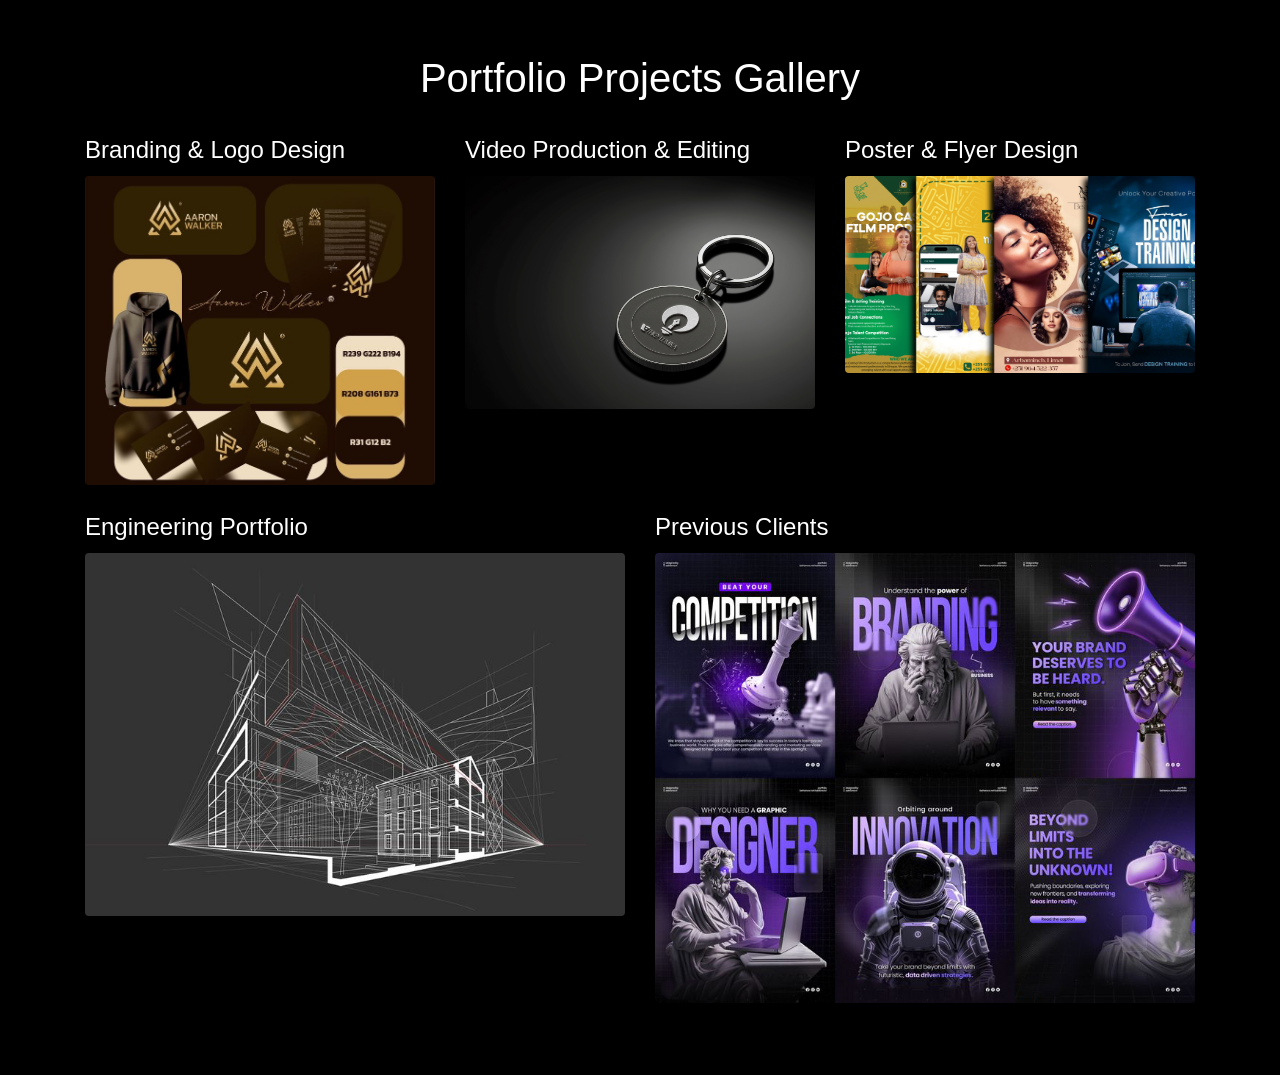
<file: projects.html>
<!DOCTYPE html>
<html lang="en">
<head>
    <meta charset="UTF-8">
    <meta name="viewport" content="width=device-width, initial-scale=1.0">
    <title>Portfolio Projects Gallery</title>
    <link rel="icon" type="image/png" href="images/logo.png">
    <link rel="stylesheet" href="css/bootstrap.min.css">
    <link rel="stylesheet" href="css/magnific-popup.css">
    <link rel="stylesheet" href="css/style.css">
</head>
<body>
    <div class="container py-5">
        <h1 class="text-center mb-4">Portfolio Projects Gallery</h1>
        <div class="row">
            <!-- Branding & Logo Design Portfolio -->
            <div class="col-md-4 mb-4">
                <h4>Branding & Logo Design</h4>
                <a href="#branding-gallery" class="portfolio-popup-gallery" data-gallery="branding">
                    <img src="images/project-4.jpg" alt="Branding & Logo Design" class="img-fluid rounded shadow">
                </a>
            </div>
            <!-- Video Production & Editing Portfolio -->
            <div class="col-md-4 mb-4">
                <h4>Video Production & Editing</h4>
                <a href="#video-gallery" class="portfolio-popup-gallery" data-gallery="video">
                    <img src="images/project-6.jpg" alt="Video Production & Editing" class="img-fluid rounded shadow">
                </a>
            </div>
            <!-- Poster & Flyer Design Portfolio -->
            <div class="col-md-4 mb-4">
                <h4>Poster & Flyer Design</h4>
                <a href="#poster-gallery" class="portfolio-popup-gallery" data-gallery="poster">
                    <img src="images/project-1.jpg" alt="Poster & Flyer Design" class="img-fluid rounded shadow">
                </a>
            </div>
        </div>
        <div class="row">
            <!-- Engineering Portfolio -->
            <div class="col-md-6 mb-4">
                <h4>Engineering Portfolio</h4>
                <a href="#engineering-gallery" class="portfolio-popup-gallery" data-gallery="engineering">
                    <img src="images/project-5.jpg" alt="Engineering Portfolio" class="img-fluid rounded shadow">
                </a>
            </div>
            <!-- Previous Clients Portfolio -->
            <div class="col-md-6 mb-4">
                <h4>Previous Clients</h4>
                <a href="#clients-gallery" class="portfolio-popup-gallery" data-gallery="clients">
                    <img src="images/project-2.jpg" alt="Previous Clients Portfolio" class="img-fluid rounded shadow">
                </a>
            </div>
        </div>
    </div>

    <!-- Hidden galleries for Magnific Popup -->
    <div id="branding-gallery" class="d-none">
        <a href="images/project-4.jpg" title="Logo Design Sample 1"></a>
        <a href="images/project-1.jpg" title="Logo Design Sample 2"></a>
        <a href="images/project-2.jpg" title="Branding Sample"></a>
    </div>
    <div id="video-gallery" class="d-none">
        <a href="images/project-6.jpg" title="Video Production Sample"></a>
        <a href="images/project-3.jpg" title="Video Editing Sample"></a>
    </div>
    <div id="poster-gallery" class="d-none">
        <a href="images/project-1.jpg" title="Poster Sample"></a>
        <a href="images/project-2.jpg" title="Flyer Sample"></a>
    </div>
    <div id="engineering-gallery" class="d-none">
        <a href="images/project-5.jpg" title="Engineering Sample"></a>
        <a href="images/project-2.jpg" title="3D Modeling Sample"></a>
    </div>
    <div id="clients-gallery" class="d-none">
        <a href="images/project-2.jpg" title="Client Photo Editing"></a>
        <a href="images/project-1.jpg" title="Client Design"></a>
    </div>

    <!-- JS dependencies -->
    <script src="js/jquery.min.js"></script>
    <script src="js/bootstrap.min.js"></script>
    <script src="js/jquery.magnific-popup.min.js"></script>
    <script>
        $(document).ready(function() {
            $('.portfolio-popup-gallery').on('click', function(e) {
                e.preventDefault();
                var galleryId = $(this).data('gallery');
                var items = [];
                $('#' + galleryId + '-gallery a').each(function() {
                    items.push({
                        src: $(this).attr('href'),
                        title: $(this).attr('title')
                    });
                });
                $.magnificPopup.open({
                    items: items,
                    gallery: { enabled: true },
                    type: 'image',
                    closeOnContentClick: true,
                    mainClass: 'mfp-img-mobile',
                    image: {
                        verticalFit: true,
                        titleSrc: 'title'
                    }
                });
            });
        });
    </script>
</body>
</html>
</file>
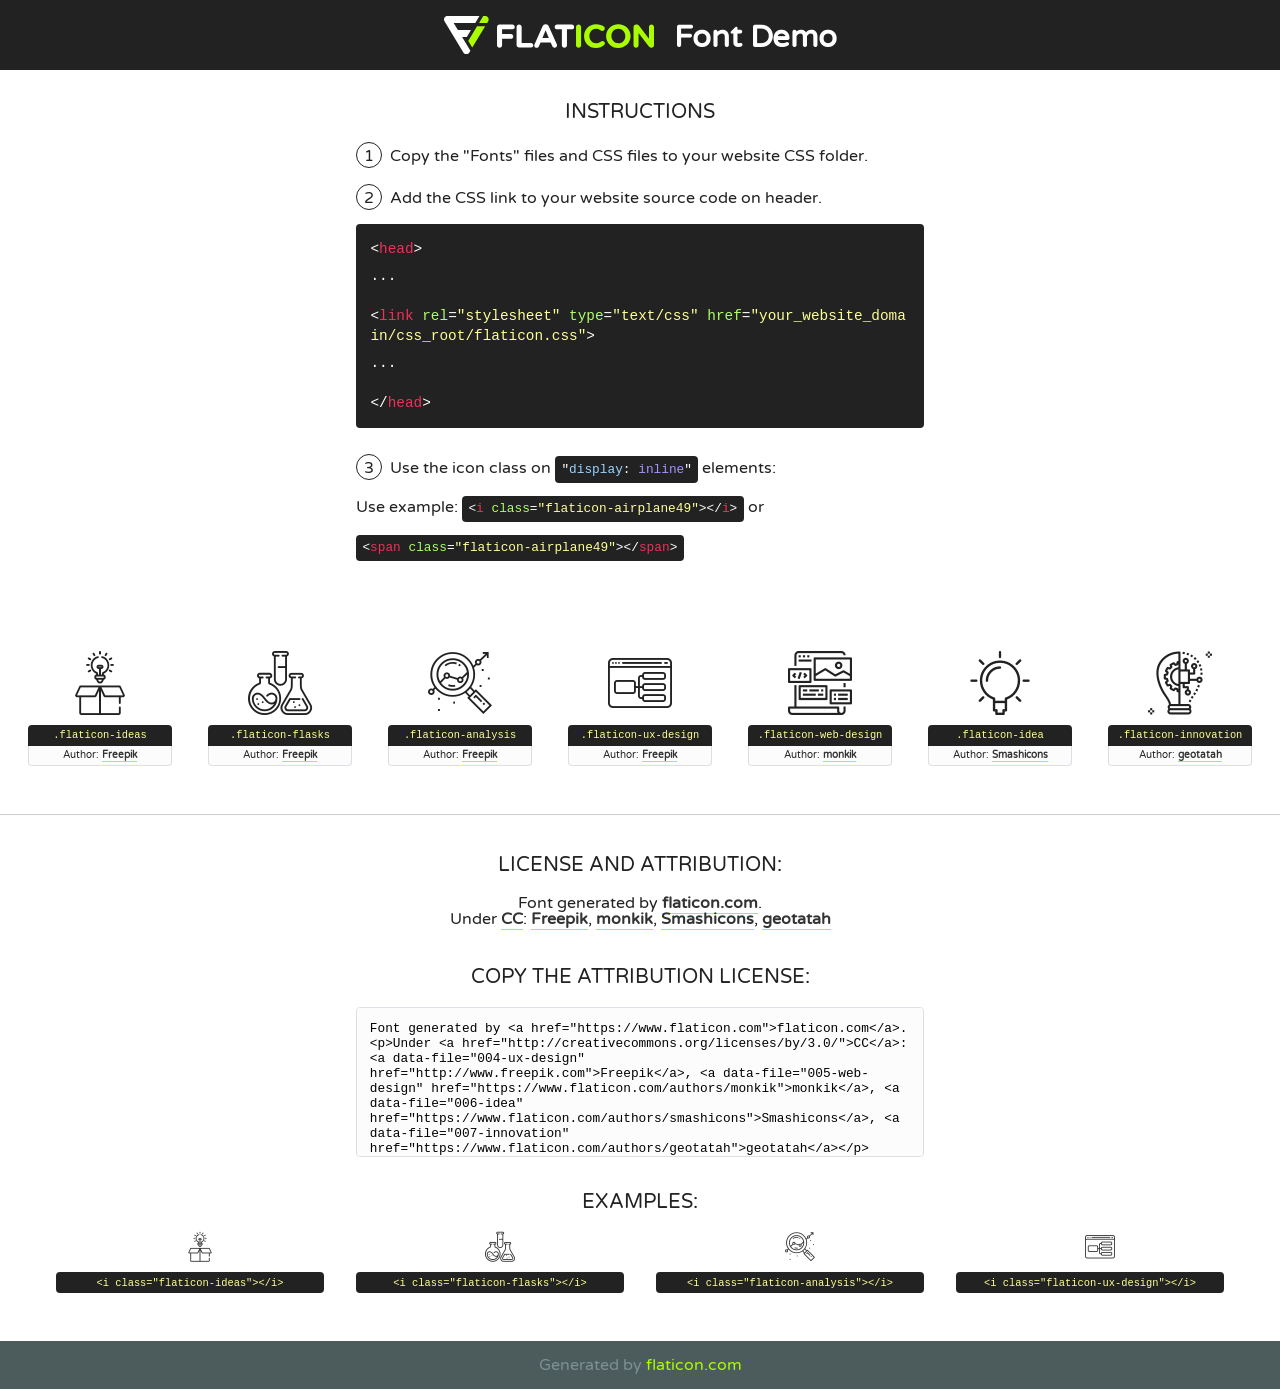
<file: fonts/flaticon/font/flaticon.html>
<!DOCTYPE html>
<!--
  Flaticon icon font: Flaticon
  Creation date: 20/03/2019 02:18
-->
<html>
<!DOCTYPE html>
<html>

<head>
    <title>Flaticon WebFont</title>
    <link href="http://fonts.googleapis.com/css?family=Varela+Round" rel="stylesheet" type="text/css" />
    <link rel="stylesheet" type="text/css" href="flaticon.css">
    <meta charset="UTF-8">
    <style>
    html, body, div, span, applet, object, iframe,
    h1, h2, h3, h4, h5, h6, p, blockquote, pre,
    a, abbr, acronym, address, big, cite, code,
    del, dfn, em, img, ins, kbd, q, s, samp,
    small, strike, strong, sub, sup, tt, var,
    b, u, i, center,
    dl, dt, dd, ol, ul, li,
    fieldset, form, label, legend,
    table, caption, tbody, tfoot, thead, tr, th, td,
    article, aside, canvas, details, embed, 
    figure, figcaption, footer, header, hgroup, 
    menu, nav, output, ruby, section, summary,
    time, mark, audio, video {
        margin: 0;
        padding: 0;
        border: 0;
        font-size: 100%;
        font: inherit;
        vertical-align: baseline;
    }
    /* HTML5 display-role reset for older browsers */
    article, aside, details, figcaption, figure, 
    footer, header, hgroup, menu, nav, section {
        display: block;
    }
    body {
        line-height: 1;
    }
    ol, ul {
        list-style: none;
    }
    blockquote, q {
        quotes: none;
    }
    blockquote:before, blockquote:after,
    q:before, q:after {
        content: '';
        content: none;
    }
    table {
        border-collapse: collapse;
        border-spacing: 0;
    }
    body {
        font-family: 'Varela Round', Helvetica, Arial, sans-serif;
        font-size: 16px;
        color: #222;
    }
    a {
        color: #333;
        border-bottom: 1px solid #a9fd00;
        font-weight: bold;
        text-decoration: none;
    }
    * {
        -moz-box-sizing: border-box;
        -webkit-box-sizing: border-box;
        box-sizing: border-box;
        margin: 0;
        padding: 0;
    }
    [class^="flaticon-"]:before, [class*=" flaticon-"]:before, [class^="flaticon-"]:after, [class*=" flaticon-"]:after {
        font-family: Flaticon;
        font-size: 30px;
        font-style: normal;
        margin-left: 20px;
        color: #333;
    }
    .wrapper {
        max-width: 600px;
        margin: auto;
        padding: 0 1em;
    }
    .title {
        font-size: 1.25em;
        text-align: center;
        margin-bottom: 1em;
        text-transform: uppercase;
    }
    header {
        text-align: center;
        background-color: #222;
        color: #fff;
        padding: 1em;
    }
    header .logo {
        width: 210px;
        height: 38px;
        display: inline-block;
        vertical-align: middle;
        margin-right: 1em;
        border: none;
    }
    header strong {
        font-size: 1.95em;
        font-weight: bold;
        vertical-align: middle;
        margin-top: 5px;
        display: inline-block;
    }
    .demo {
        margin: 2em auto;
        line-height: 1.25em;
    }
    .demo ul li {
        margin-bottom: 1em;
    }
    .demo ul li .num {
        color: #222;
        border-radius: 20px;
        display: inline-block;
        width: 26px;
        padding: 3px;
        height: 26px;
        text-align: center;
        margin-right: 0.5em;
        border: 1px solid #222;
    }
    .demo ul li code {
        background-color: #222;
        border-radius: 4px;
        padding: 0.25em 0.5em;
        display: inline-block;
        color: #fff;
        font-family: Consolas,Monaco,Lucida Console,Liberation Mono,DejaVu Sans Mono,Bitstream Vera Sans Mono,Courier New, monospace;
        font-weight: lighter;
        margin-top: 1em;
        font-size: 0.8em;
        word-break: break-all;
    }
    .demo ul li code.big {
        padding: 1em;
        font-size: 0.9em;
    }
    .demo ul li code .red {
        color: #EF3159;
    }
    .demo ul li code .green {
        color: #ACFF65;
    }
    .demo ul li code .yellow {
        color: #FFFF99;
    }
    .demo ul li code .blue {
        color: #99D3FF;
    }
    .demo ul li code .purple {
        color: #A295FF;
    }
    .demo ul li code .dots {
        margin-top: 0.5em;
        display: block;
    }
    #glyphs {
        border-bottom: 1px solid #ccc;
        padding: 2em 0;
        text-align: center;
    }
    .glyph {
        display: inline-block;
        width: 9em;
        margin: 1em;
        text-align: center;
        vertical-align: top;
        background: #FFF;
    }
    .glyph .glyph-icon {
        padding: 10px;
        display: block;
        font-family:"Flaticon";
        font-size: 64px;
        line-height: 1;
    }
    .glyph .glyph-icon:before {
        font-size: 64px;
        color: #222;
        margin-left: 0;
    }
    .class-name {
        font-size: 0.65em;
        background-color: #222;
        color: #fff;
        border-radius: 4px 4px 0 0;
        padding: 0.5em;
        color: #FFFF99;
        font-family: Consolas,Monaco,Lucida Console,Liberation Mono,DejaVu Sans Mono,Bitstream Vera Sans Mono,Courier New, monospace;
    }
    .author-name {
        font-size: 0.6em;
        background-color: #fcfcfd;
        border: 1px solid #DEDEE4;
        border-top: 0;
        border-radius: 0 0 4px 4px;
        padding: 0.5em;
    }
    .class-name:last-child {
        font-size: 10px;
        color:#888;
    }
    .class-name:last-child a {
        font-size: 10px;
        color:#555;
    }
    .class-name:last-child a:hover {
        color:#a9fd00;
    }
    .glyph > input {
        display: block;
        width: 100px;
        margin: 5px auto;
        text-align: center;
        font-size: 12px;
        cursor: text;
    }
    .glyph > input.icon-input {
        font-family:"Flaticon";
        font-size: 16px;
        margin-bottom: 10px;
    }
    .attribution .title {
        margin-top: 2em;
    }
    .attribution textarea {
        background-color: #fcfcfd;
        padding: 1em;
        border: none;
        box-shadow: none;
        border: 1px solid #DEDEE4;
        border-radius: 4px;
        resize: none;
        width: 100%;
        height: 150px;
        font-size: 0.8em;
        font-family: Consolas,Monaco,Lucida Console,Liberation Mono,DejaVu Sans Mono,Bitstream Vera Sans Mono,Courier New, monospace;
        -webkit-appearance: none;
    }
    .iconsuse {
        margin: 2em auto;
        text-align: center;
        max-width: 1200px;
    }
    .iconsuse:after {
        content: '';
        display: table;
        clear: both;
    }
    .iconsuse .image {
        float: left;
        width: 25%;
        padding: 0 1em;
    }
    .iconsuse .image p {
        margin-bottom: 1em;
    }
    .iconsuse .image span {
        display: block;
        font-size: 0.65em;
        background-color: #222;
        color: #fff;
        border-radius: 4px;
        padding: 0.5em;
        color: #FFFF99;
        margin-top: 1em;
        font-family: Consolas,Monaco,Lucida Console,Liberation Mono,DejaVu Sans Mono,Bitstream Vera Sans Mono,Courier New, monospace;
    }
    #footer {
        text-align: center;
        background-color: #4C5B5C;
        color: #7c9192;
        padding: 1em;
    }
    #footer a {
        border: none;
        color: #a9fd00;
        font-weight: normal;
    }
    @media (max-width: 960px) {
        .iconsuse .image {
            width: 50%;
        }
    }
    @media (max-width: 560px) {
        .iconsuse .image {
            width: 100%;
        }
    }
    </style>
</head>

<body class="characters-off">

    <header>
        <a href="https://www.flaticon.com" target="_blank" class="logo">
            <svg version="1.1" xmlns="http://www.w3.org/2000/svg" xmlns:xlink="http://www.w3.org/1999/xlink" xmlns:a="http://ns.adobe.com/AdobeSVGViewerExtensions/3.0/" viewBox="0 0 560.875 102.036" enable-background="new 0 0 560.875 102.036" xml:space="preserve">
                <defs>
                </defs>
                <g>
                    <g class="letters">
                        <path fill="#ffffff" d="M141.596,29.675c0-3.777,2.985-6.767,6.764-6.767h34.438c3.426,0,6.15,2.728,6.15,6.15
                        c0,3.43-2.724,6.149-6.15,6.149h-27.674v13.091h23.719c3.429,0,6.151,2.724,6.151,6.15c0,3.43-2.723,6.149-6.151,6.149h-23.719
                        v17.574c0,3.773-2.986,6.761-6.764,6.761c-3.779,0-6.764-2.989-6.764-6.761V29.675z"></path>
                        <path fill="#ffffff" d="M193.844,29.149c0-3.781,2.985-6.767,6.764-6.767c3.776,0,6.763,2.985,6.763,6.767v42.957h25.039
                        c3.426,0,6.149,2.726,6.149,6.153c0,3.425-2.723,6.15-6.149,6.15h-31.802c-3.779,0-6.764-2.986-6.764-6.768V29.149z"></path>
                        <path fill="#ffffff" d="M241.891,75.71l21.438-48.407c1.492-3.341,4.215-5.357,7.906-5.357h0.792
                        c3.686,0,6.323,2.017,7.815,5.357l21.439,48.407c0.436,0.967,0.701,1.845,0.701,2.723c0,3.602-2.809,6.501-6.414,6.501
                        c-3.161,0-5.269-1.845-6.499-4.655l-4.132-9.661h-27.059l-4.301,10.102c-1.144,2.631-3.426,4.214-6.237,4.214
                        c-3.517,0-6.24-2.81-6.24-6.325C241.1,77.64,241.451,76.677,241.891,75.71z M279.932,58.666l-8.521-20.297l-8.526,20.297H279.932
                        z"></path>
                        <path fill="#ffffff" d="M314.864,35.387H301.86c-3.429,0-6.239-2.813-6.239-6.238c0-3.429,2.811-6.24,6.239-6.24h39.533
                        c3.426,0,6.237,2.811,6.237,6.24c0,3.425-2.811,6.238-6.237,6.238h-13.001v42.785c0,3.773-2.99,6.761-6.764,6.761
                        c-3.779,0-6.764-2.989-6.764-6.761V35.387z"></path>
                        <path fill="#A9FD00" d="M352.615,29.149c0-3.781,2.985-6.767,6.767-6.767c3.774,0,6.761,2.985,6.761,6.767v49.024
                        c0,3.773-2.987,6.761-6.761,6.761c-3.781,0-6.767-2.989-6.767-6.761V29.149z"></path>
                        <path fill="#A9FD00" d="M374.132,53.836v-0.179c0-17.481,13.178-31.801,32.065-31.801c9.22,0,15.459,2.458,20.557,6.238
                        c1.402,1.054,2.637,2.985,2.637,5.357c0,3.692-2.985,6.59-6.681,6.59c-1.845,0-3.071-0.702-4.044-1.319
                        c-3.776-2.813-7.729-4.393-12.562-4.393c-10.364,0-17.831,8.611-17.831,19.154v0.173c0,10.542,7.291,19.329,17.831,19.329
                        c5.715,0,9.492-1.756,13.359-4.834c1.049-0.874,2.458-1.491,4.039-1.491c3.429,0,6.325,2.813,6.325,6.236
                        c0,2.106-1.056,3.78-2.282,4.834c-5.539,4.834-12.036,7.733-21.878,7.733C387.572,85.464,374.132,71.493,374.132,53.836z"></path>
                        <path fill="#A9FD00" d="M433.009,53.836v-0.179c0-17.481,13.79-31.801,32.766-31.801c18.981,0,32.592,14.143,32.592,31.628v0.173
                        c0,17.483-13.785,31.807-32.769,31.807C446.625,85.464,433.009,71.32,433.009,53.836z M484.224,53.836v-0.179
                        c0-10.539-7.725-19.326-18.626-19.326c-10.893,0-18.449,8.611-18.449,19.154v0.173c0,10.542,7.73,19.329,18.626,19.329
                        C476.676,72.986,484.224,64.378,484.224,53.836z"></path>
                        <path fill="#A9FD00" d="M506.233,29.321c0-3.774,2.99-6.763,6.767-6.763h1.401c3.252,0,5.183,1.583,7.029,3.953l26.093,34.265
                        V29.059c0-3.692,2.99-6.677,6.681-6.677c3.683,0,6.671,2.985,6.671,6.677v48.934c0,3.78-2.987,6.765-6.764,6.765h-0.436
                        c-3.257,0-5.188-1.581-7.034-3.953l-27.056-35.492v32.944c0,3.687-2.985,6.676-6.678,6.676c-3.683,0-6.673-2.989-6.673-6.676
                        V29.321z"></path>
                    </g>
                    <g class="insignia">
                        <path fill="#ffffff" d="M48.372,56.137h12.517l11.156-18.537H37.186L25.688,18.539h57.825L94.668,0H9.271
                        C5.925,0,2.842,1.801,1.198,4.716c-1.644,2.907-1.593,6.482,0.134,9.343l50.38,83.501c1.678,2.781,4.689,4.476,7.938,4.476
                        c3.246,0,6.257-1.695,7.935-4.476l2.898-4.804L48.372,56.137z"></path>
                        <g class="i">
                            <path fill="#A9FD00" d="M93.575,18.539h0.031v0.004l21.652,0.004l2.705-4.488c1.727-2.861,1.778-6.436,0.133-9.343
                            C116.454,1.801,113.371,0,110.026,0h-5.294L93.575,18.539z"></path>
                            <polygon fill="#A9FD00" points="88.291,27.356 64.725,66.486 75.519,84.404 109.942,27.356"></polygon>
                        </g>
                    </g>
                </g>
            </svg>
        </a>
        <strong>Font Demo</strong>
    </header>


    <section class="demo wrapper">

        <p class="title">Instructions</p>

        <ul>
            <li>
                <span class="num">1</span>Copy the "Fonts" files and CSS files to your website CSS folder.
            </li>
            <li>
                <span class="num">2</span>Add the CSS link to your website source code on header.
                <code class="big">
                    &lt;<span class="red">head</span>&gt;
                    <br/><span class="dots">...</span>
                    <br/>&lt;<span class="red">link</span> <span class="green">rel</span>=<span class="yellow">"stylesheet"</span> <span class="green">type</span>=<span class="yellow">"text/css"</span> <span class="green">href</span>=<span class="yellow">"your_website_domain/css_root/flaticon.css"</span>&gt;
                    <br/><span class="dots">...</span>
                    <br/>&lt;/<span class="red">head</span>&gt;
                </code>
            </li>

            <li>
                <p>
                    <span class="num">3</span>Use the icon class on <code>"<span class="blue">display</span>:<span class="purple"> inline</span>"</code> elements:
                    <br />
                    Use example: <code>&lt;<span class="red">i</span> <span class="green">class</span>=<span class="yellow">&quot;flaticon-airplane49&quot;</span>&gt;&lt;/<span class="red">i</span>&gt;</code> or <code>&lt;<span class="red">span</span> <span class="green">class</span>=<span class="yellow">&quot;flaticon-airplane49&quot;</span>&gt;&lt;/<span class="red">span</span>&gt;</code>
            </li>
        </ul>

    </section>




   <section id="glyphs">          
    
      
        <div class="glyph"><div class="glyph-icon flaticon-ideas"></div>
            <div class="class-name">.flaticon-ideas</div>
            <div class="author-name">Author: <a data-file="001-ideas" href="http://www.freepik.com">Freepik</a> </div> 
        </div>        
        
        <div class="glyph"><div class="glyph-icon flaticon-flasks"></div>
            <div class="class-name">.flaticon-flasks</div>
            <div class="author-name">Author: <a data-file="002-flasks" href="http://www.freepik.com">Freepik</a> </div> 
        </div>        
        
        <div class="glyph"><div class="glyph-icon flaticon-analysis"></div>
            <div class="class-name">.flaticon-analysis</div>
            <div class="author-name">Author: <a data-file="003-analysis" href="http://www.freepik.com">Freepik</a> </div> 
        </div>        
        
        <div class="glyph"><div class="glyph-icon flaticon-ux-design"></div>
            <div class="class-name">.flaticon-ux-design</div>
            <div class="author-name">Author: <a data-file="004-ux-design" href="http://www.freepik.com">Freepik</a> </div> 
        </div>        
        
        <div class="glyph"><div class="glyph-icon flaticon-web-design"></div>
            <div class="class-name">.flaticon-web-design</div>
            <div class="author-name">Author: <a data-file="005-web-design" href="https://www.flaticon.com/authors/monkik">monkik</a> </div> 
        </div>        
        
        <div class="glyph"><div class="glyph-icon flaticon-idea"></div>
            <div class="class-name">.flaticon-idea</div>
            <div class="author-name">Author: <a data-file="006-idea" href="https://www.flaticon.com/authors/smashicons">Smashicons</a> </div> 
        </div>        
        
        <div class="glyph"><div class="glyph-icon flaticon-innovation"></div>
            <div class="class-name">.flaticon-innovation</div>
            <div class="author-name">Author: <a data-file="007-innovation" href="https://www.flaticon.com/authors/geotatah">geotatah</a> </div> 
        </div>        
        

    </section>



    <section class="attribution wrapper"   style="text-align:center;">

      <div class="title">License and attribution:</div><div class="attrDiv">Font generated by <a href="https://www.flaticon.com">flaticon.com</a>. <div><p>Under <a href="http://creativecommons.org/licenses/by/3.0/">CC</a>: <a data-file="004-ux-design" href="http://www.freepik.com">Freepik</a>, <a data-file="005-web-design" href="https://www.flaticon.com/authors/monkik">monkik</a>, <a data-file="006-idea" href="https://www.flaticon.com/authors/smashicons">Smashicons</a>, <a data-file="007-innovation" href="https://www.flaticon.com/authors/geotatah">geotatah</a></p>  </div>
      </div>
      <div class="title">Copy the Attribution License:</div>

    <textarea onclick="this.focus();this.select();">Font generated by &lt;a href=&quot;https://www.flaticon.com&quot;&gt;flaticon.com&lt;/a&gt;. <p>Under <a href="http://creativecommons.org/licenses/by/3.0/">CC</a>: <a data-file="004-ux-design" href="http://www.freepik.com">Freepik</a>, <a data-file="005-web-design" href="https://www.flaticon.com/authors/monkik">monkik</a>, <a data-file="006-idea" href="https://www.flaticon.com/authors/smashicons">Smashicons</a>, <a data-file="007-innovation" href="https://www.flaticon.com/authors/geotatah">geotatah</a></p>  
     </textarea>

    </section>

    <section class="iconsuse">

          <div class="title">Examples:</div>            
             
            <div class="image">
                <p>
                    <i class="glyph-icon flaticon-ideas"></i> 
                    <span>&lt;i class=&quot;flaticon-ideas&quot;&gt;&lt;/i&gt;</span>
                </p>
            </div>
            
            <div class="image">
                <p>
                    <i class="glyph-icon flaticon-flasks"></i> 
                    <span>&lt;i class=&quot;flaticon-flasks&quot;&gt;&lt;/i&gt;</span>
                </p>
            </div>
            
            <div class="image">
                <p>
                    <i class="glyph-icon flaticon-analysis"></i> 
                    <span>&lt;i class=&quot;flaticon-analysis&quot;&gt;&lt;/i&gt;</span>
                </p>
            </div>
            
            <div class="image">
                <p>
                    <i class="glyph-icon flaticon-ux-design"></i> 
                    <span>&lt;i class=&quot;flaticon-ux-design&quot;&gt;&lt;/i&gt;</span>
                </p>
            </div>
                       
        </div>
                            
    </section>

<div id="footer">
    <div>Generated by <a href="https://www.flaticon.com">flaticon.com</a>
    </div>
</div>



</body>
</html>
</file>
<file: css/flaticon.css>
/*
  	Flaticon icon font: Flaticon
  	Creation date: 04/01/2019 13:45
  	*/


@font-face {
  font-family: "Flaticon";
  src: url("../fonts/flaticon/font/Flaticon.eot");
  src: url("../fonts/flaticon/font/Flaticon.eot?#iefix") format("embedded-opentype"),
       url("../fonts/flaticon/font/Flaticon.woff") format("woff"),
       url("../fonts/flaticon/font/Flaticon.ttf") format("truetype"),
       url("../fonts/flaticon/font/Flaticon.svg#Flaticon") format("svg");
  font-weight: normal;
  font-style: normal;
}

@media screen and (-webkit-min-device-pixel-ratio:0) {
  @font-face {
    font-family: "Flaticon";
    src: url("../fonts/flaticon/font/Flaticon.svg#Flaticon") format("svg");
  }
}

[class^="flaticon-"]:before, [class*=" flaticon-"]:before,
[class^="flaticon-"]:after, [class*=" flaticon-"]:after {   
  font-family: Flaticon;
  font-style: normal;
  font-weight: normal;
  font-variant: normal;
  text-transform: none;
  line-height: 1;

  /* Better Font Rendering =========== */
  -webkit-font-smoothing: antialiased;
  -moz-osx-font-smoothing: grayscale;
}

.flaticon-ideas:before { content: "\f100"; }
.flaticon-flasks:before { content: "\f101"; }
.flaticon-analysis:before { content: "\f102"; }
.flaticon-ux-design:before { content: "\f103"; }
.flaticon-web-design:before { content: "\f104"; }
.flaticon-idea:before { content: "\f105"; }
.flaticon-innovation:before { content: "\f106"; }
</file>
<file: css/icomoon.css>
@font-face {
  font-family: 'icomoon';
  src:  url('../fonts/icomoon/icomoon.eot?6tt51o');
  src:  url('../fonts/icomoon/icomoon.eot?6tt51o#iefix') format('embedded-opentype'),
    url('../fonts/icomoon/icomoon.ttf?6tt51o') format('truetype'),
    url('../fonts/icomoon/icomoon.woff?6tt51o') format('woff'),
    url('../fonts/icomoon/icomoon.svg?6tt51o#icomoon') format('svg');
  font-weight: normal;
  font-style: normal;
}

[class^="icon-"], [class*=" icon-"] {
  /* use !important to prevent issues with browser extensions that change fonts */
  font-family: 'icomoon' !important;
  speak: none;
  font-style: normal;
  font-weight: normal;
  font-variant: normal;
  text-transform: none;
  line-height: 1;

  /* Better Font Rendering =========== */
  -webkit-font-smoothing: antialiased;
  -moz-osx-font-smoothing: grayscale;
}

.icon-asterisk:before {
  content: "\f069";
}
.icon-plus:before {
  content: "\f067";
}
.icon-question:before {
  content: "\f128";
}
.icon-minus:before {
  content: "\f068";
}
.icon-glass:before {
  content: "\f000";
}
.icon-music:before {
  content: "\f001";
}
.icon-search:before {
  content: "\f002";
}
.icon-envelope-o:before {
  content: "\f003";
}
.icon-heart:before {
  content: "\f004";
}
.icon-star:before {
  content: "\f005";
}
.icon-star-o:before {
  content: "\f006";
}
.icon-user:before {
  content: "\f007";
}
.icon-film:before {
  content: "\f008";
}
.icon-th-large:before {
  content: "\f009";
}
.icon-th:before {
  content: "\f00a";
}
.icon-th-list:before {
  content: "\f00b";
}
.icon-check:before {
  content: "\f00c";
}
.icon-close:before {
  content: "\f00d";
}
.icon-remove:before {
  content: "\f00d";
}
.icon-times:before {
  content: "\f00d";
}
.icon-search-plus:before {
  content: "\f00e";
}
.icon-search-minus:before {
  content: "\f010";
}
.icon-power-off:before {
  content: "\f011";
}
.icon-signal:before {
  content: "\f012";
}
.icon-cog:before {
  content: "\f013";
}
.icon-gear:before {
  content: "\f013";
}
.icon-trash-o:before {
  content: "\f014";
}
.icon-home:before {
  content: "\f015";
}
.icon-file-o:before {
  content: "\f016";
}
.icon-clock-o:before {
  content: "\f017";
}
.icon-road:before {
  content: "\f018";
}
.icon-download:before {
  content: "\f019";
}
.icon-arrow-circle-o-down:before {
  content: "\f01a";
}
.icon-arrow-circle-o-up:before {
  content: "\f01b";
}
.icon-inbox:before {
  content: "\f01c";
}
.icon-play-circle-o:before {
  content: "\f01d";
}
.icon-repeat:before {
  content: "\f01e";
}
.icon-rotate-right:before {
  content: "\f01e";
}
.icon-refresh:before {
  content: "\f021";
}
.icon-list-alt:before {
  content: "\f022";
}
.icon-lock:before {
  content: "\f023";
}
.icon-flag:before {
  content: "\f024";
}
.icon-headphones:before {
  content: "\f025";
}
.icon-volume-off:before {
  content: "\f026";
}
.icon-volume-down:before {
  content: "\f027";
}
.icon-volume-up:before {
  content: "\f028";
}
.icon-qrcode:before {
  content: "\f029";
}
.icon-barcode:before {
  content: "\f02a";
}
.icon-tag:before {
  content: "\f02b";
}
.icon-tags:before {
  content: "\f02c";
}
.icon-book:before {
  content: "\f02d";
}
.icon-bookmark:before {
  content: "\f02e";
}
.icon-print:before {
  content: "\f02f";
}
.icon-camera:before {
  content: "\f030";
}
.icon-font:before {
  content: "\f031";
}
.icon-bold:before {
  content: "\f032";
}
.icon-italic:before {
  content: "\f033";
}
.icon-text-height:before {
  content: "\f034";
}
.icon-text-width:before {
  content: "\f035";
}
.icon-align-left:before {
  content: "\f036";
}
.icon-align-center:before {
  content: "\f037";
}
.icon-align-right:before {
  content: "\f038";
}
.icon-align-justify:before {
  content: "\f039";
}
.icon-list:before {
  content: "\f03a";
}
.icon-dedent:before {
  content: "\f03b";
}
.icon-outdent:before {
  content: "\f03b";
}
.icon-indent:before {
  content: "\f03c";
}
.icon-video-camera:before {
  content: "\f03d";
}
.icon-image:before {
  content: "\f03e";
}
.icon-photo:before {
  content: "\f03e";
}
.icon-picture-o:before {
  content: "\f03e";
}
.icon-pencil:before {
  content: "\f040";
}
.icon-map-marker:before {
  content: "\f041";
}
.icon-adjust:before {
  content: "\f042";
}
.icon-tint:before {
  content: "\f043";
}
.icon-edit:before {
  content: "\f044";
}
.icon-pencil-square-o:before {
  content: "\f044";
}
.icon-share-square-o:before {
  content: "\f045";
}
.icon-check-square-o:before {
  content: "\f046";
}
.icon-arrows:before {
  content: "\f047";
}
.icon-step-backward:before {
  content: "\f048";
}
.icon-fast-backward:before {
  content: "\f049";
}
.icon-backward:before {
  content: "\f04a";
}
.icon-play:before {
  content: "\f04b";
}
.icon-pause:before {
  content: "\f04c";
}
.icon-stop:before {
  content: "\f04d";
}
.icon-forward:before {
  content: "\f04e";
}
.icon-fast-forward:before {
  content: "\f050";
}
.icon-step-forward:before {
  content: "\f051";
}
.icon-eject:before {
  content: "\f052";
}
.icon-chevron-left:before {
  content: "\f053";
}
.icon-chevron-right:before {
  content: "\f054";
}
.icon-plus-circle:before {
  content: "\f055";
}
.icon-minus-circle:before {
  content: "\f056";
}
.icon-times-circle:before {
  content: "\f057";
}
.icon-check-circle:before {
  content: "\f058";
}
.icon-question-circle:before {
  content: "\f059";
}
.icon-info-circle:before {
  content: "\f05a";
}
.icon-crosshairs:before {
  content: "\f05b";
}
.icon-times-circle-o:before {
  content: "\f05c";
}
.icon-check-circle-o:before {
  content: "\f05d";
}
.icon-ban:before {
  content: "\f05e";
}
.icon-arrow-left:before {
  content: "\f060";
}
.icon-arrow-right:before {
  content: "\f061";
}
.icon-arrow-up:before {
  content: "\f062";
}
.icon-arrow-down:before {
  content: "\f063";
}
.icon-mail-forward:before {
  content: "\f064";
}
.icon-share:before {
  content: "\f064";
}
.icon-expand:before {
  content: "\f065";
}
.icon-compress:before {
  content: "\f066";
}
.icon-exclamation-circle:before {
  content: "\f06a";
}
.icon-gift:before {
  content: "\f06b";
}
.icon-leaf:before {
  content: "\f06c";
}
.icon-fire:before {
  content: "\f06d";
}
.icon-eye:before {
  content: "\f06e";
}
.icon-eye-slash:before {
  content: "\f070";
}
.icon-exclamation-triangle:before {
  content: "\f071";
}
.icon-warning:before {
  content: "\f071";
}
.icon-plane:before {
  content: "\f072";
}
.icon-calendar:before {
  content: "\f073";
}
.icon-random:before {
  content: "\f074";
}
.icon-comment:before {
  content: "\f075";
}
.icon-magnet:before {
  content: "\f076";
}
.icon-chevron-up:before {
  content: "\f077";
}
.icon-chevron-down:before {
  content: "\f078";
}
.icon-retweet:before {
  content: "\f079";
}
.icon-shopping-cart:before {
  content: "\f07a";
}
.icon-folder:before {
  content: "\f07b";
}
.icon-folder-open:before {
  content: "\f07c";
}
.icon-arrows-v:before {
  content: "\f07d";
}
.icon-arrows-h:before {
  content: "\f07e";
}
.icon-bar-chart:before {
  content: "\f080";
}
.icon-bar-chart-o:before {
  content: "\f080";
}
.icon-twitter-square:before {
  content: "\f081";
}
.icon-facebook-square:before {
  content: "\f082";
}
.icon-camera-retro:before {
  content: "\f083";
}
.icon-key:before {
  content: "\f084";
}
.icon-cogs:before {
  content: "\f085";
}
.icon-gears:before {
  content: "\f085";
}
.icon-comments:before {
  content: "\f086";
}
.icon-thumbs-o-up:before {
  content: "\f087";
}
.icon-thumbs-o-down:before {
  content: "\f088";
}
.icon-star-half:before {
  content: "\f089";
}
.icon-heart-o:before {
  content: "\f08a";
}
.icon-sign-out:before {
  content: "\f08b";
}
.icon-linkedin-square:before {
  content: "\f08c";
}
.icon-thumb-tack:before {
  content: "\f08d";
}
.icon-external-link:before {
  content: "\f08e";
}
.icon-sign-in:before {
  content: "\f090";
}
.icon-trophy:before {
  content: "\f091";
}
.icon-github-square:before {
  content: "\f092";
}
.icon-upload:before {
  content: "\f093";
}
.icon-lemon-o:before {
  content: "\f094";
}
.icon-phone:before {
  content: "\f095";
}
.icon-square-o:before {
  content: "\f096";
}
.icon-bookmark-o:before {
  content: "\f097";
}
.icon-phone-square:before {
  content: "\f098";
}
.icon-twitter:before {
  content: "\f099";
}
.icon-facebook:before {
  content: "\f09a";
}
.icon-facebook-f:before {
  content: "\f09a";
}
.icon-github:before {
  content: "\f09b";
}
.icon-unlock:before {
  content: "\f09c";
}
.icon-credit-card:before {
  content: "\f09d";
}
.icon-feed:before {
  content: "\f09e";
}
.icon-rss:before {
  content: "\f09e";
}
.icon-hdd-o:before {
  content: "\f0a0";
}
.icon-bullhorn:before {
  content: "\f0a1";
}
.icon-bell-o:before {
  content: "\f0a2";
}
.icon-certificate:before {
  content: "\f0a3";
}
.icon-hand-o-right:before {
  content: "\f0a4";
}
.icon-hand-o-left:before {
  content: "\f0a5";
}
.icon-hand-o-up:before {
  content: "\f0a6";
}
.icon-hand-o-down:before {
  content: "\f0a7";
}
.icon-arrow-circle-left:before {
  content: "\f0a8";
}
.icon-arrow-circle-right:before {
  content: "\f0a9";
}
.icon-arrow-circle-up:before {
  content: "\f0aa";
}
.icon-arrow-circle-down:before {
  content: "\f0ab";
}
.icon-globe:before {
  content: "\f0ac";
}
.icon-wrench:before {
  content: "\f0ad";
}
.icon-tasks:before {
  content: "\f0ae";
}
.icon-filter:before {
  content: "\f0b0";
}
.icon-briefcase:before {
  content: "\f0b1";
}
.icon-arrows-alt:before {
  content: "\f0b2";
}
.icon-group:before {
  content: "\f0c0";
}
.icon-users:before {
  content: "\f0c0";
}
.icon-chain:before {
  content: "\f0c1";
}
.icon-link:before {
  content: "\f0c1";
}
.icon-cloud:before {
  content: "\f0c2";
}
.icon-flask:before {
  content: "\f0c3";
}
.icon-cut:before {
  content: "\f0c4";
}
.icon-scissors:before {
  content: "\f0c4";
}
.icon-copy:before {
  content: "\f0c5";
}
.icon-files-o:before {
  content: "\f0c5";
}
.icon-paperclip:before {
  content: "\f0c6";
}
.icon-floppy-o:before {
  content: "\f0c7";
}
.icon-save:before {
  content: "\f0c7";
}
.icon-square:before {
  content: "\f0c8";
}
.icon-bars:before {
  content: "\f0c9";
}
.icon-navicon:before {
  content: "\f0c9";
}
.icon-reorder:before {
  content: "\f0c9";
}
.icon-list-ul:before {
  content: "\f0ca";
}
.icon-list-ol:before {
  content: "\f0cb";
}
.icon-strikethrough:before {
  content: "\f0cc";
}
.icon-underline:before {
  content: "\f0cd";
}
.icon-table:before {
  content: "\f0ce";
}
.icon-magic:before {
  content: "\f0d0";
}
.icon-truck:before {
  content: "\f0d1";
}
.icon-pinterest:before {
  content: "\f0d2";
}
.icon-pinterest-square:before {
  content: "\f0d3";
}
.icon-google-plus-square:before {
  content: "\f0d4";
}
.icon-google-plus:before {
  content: "\f0d5";
}
.icon-money:before {
  content: "\f0d6";
}
.icon-caret-down:before {
  content: "\f0d7";
}
.icon-caret-up:before {
  content: "\f0d8";
}
.icon-caret-left:before {
  content: "\f0d9";
}
.icon-caret-right:before {
  content: "\f0da";
}
.icon-columns:before {
  content: "\f0db";
}
.icon-sort:before {
  content: "\f0dc";
}
.icon-unsorted:before {
  content: "\f0dc";
}
.icon-sort-desc:before {
  content: "\f0dd";
}
.icon-sort-down:before {
  content: "\f0dd";
}
.icon-sort-asc:before {
  content: "\f0de";
}
.icon-sort-up:before {
  content: "\f0de";
}
.icon-envelope:before {
  content: "\f0e0";
}
.icon-linkedin:before {
  content: "\f0e1";
}
.icon-rotate-left:before {
  content: "\f0e2";
}
.icon-undo:before {
  content: "\f0e2";
}
.icon-gavel:before {
  content: "\f0e3";
}
.icon-legal:before {
  content: "\f0e3";
}
.icon-dashboard:before {
  content: "\f0e4";
}
.icon-tachometer:before {
  content: "\f0e4";
}
.icon-comment-o:before {
  content: "\f0e5";
}
.icon-comments-o:before {
  content: "\f0e6";
}
.icon-bolt:before {
  content: "\f0e7";
}
.icon-flash:before {
  content: "\f0e7";
}
.icon-sitemap:before {
  content: "\f0e8";
}
.icon-umbrella:before {
  content: "\f0e9";
}
.icon-clipboard:before {
  content: "\f0ea";
}
.icon-paste:before {
  content: "\f0ea";
}
.icon-lightbulb-o:before {
  content: "\f0eb";
}
.icon-exchange:before {
  content: "\f0ec";
}
.icon-cloud-download:before {
  content: "\f0ed";
}
.icon-cloud-upload:before {
  content: "\f0ee";
}
.icon-user-md:before {
  content: "\f0f0";
}
.icon-stethoscope:before {
  content: "\f0f1";
}
.icon-suitcase:before {
  content: "\f0f2";
}
.icon-bell:before {
  content: "\f0f3";
}
.icon-coffee:before {
  content: "\f0f4";
}
.icon-cutlery:before {
  content: "\f0f5";
}
.icon-file-text-o:before {
  content: "\f0f6";
}
.icon-building-o:before {
  content: "\f0f7";
}
.icon-hospital-o:before {
  content: "\f0f8";
}
.icon-ambulance:before {
  content: "\f0f9";
}
.icon-medkit:before {
  content: "\f0fa";
}
.icon-fighter-jet:before {
  content: "\f0fb";
}
.icon-beer:before {
  content: "\f0fc";
}
.icon-h-square:before {
  content: "\f0fd";
}
.icon-plus-square:before {
  content: "\f0fe";
}
.icon-angle-double-left:before {
  content: "\f100";
}
.icon-angle-double-right:before {
  content: "\f101";
}
.icon-angle-double-up:before {
  content: "\f102";
}
.icon-angle-double-down:before {
  content: "\f103";
}
.icon-angle-left:before {
  content: "\f104";
}
.icon-angle-right:before {
  content: "\f105";
}
.icon-angle-up:before {
  content: "\f106";
}
.icon-angle-down:before {
  content: "\f107";
}
.icon-desktop:before {
  content: "\f108";
}
.icon-laptop:before {
  content: "\f109";
}
.icon-tablet:before {
  content: "\f10a";
}
.icon-mobile:before {
  content: "\f10b";
}
.icon-mobile-phone:before {
  content: "\f10b";
}
.icon-circle-o:before {
  content: "\f10c";
}
.icon-quote-left:before {
  content: "\f10d";
}
.icon-quote-right:before {
  content: "\f10e";
}
.icon-spinner:before {
  content: "\f110";
}
.icon-circle:before {
  content: "\f111";
}
.icon-mail-reply:before {
  content: "\f112";
}
.icon-reply:before {
  content: "\f112";
}
.icon-github-alt:before {
  content: "\f113";
}
.icon-folder-o:before {
  content: "\f114";
}
.icon-folder-open-o:before {
  content: "\f115";
}
.icon-smile-o:before {
  content: "\f118";
}
.icon-frown-o:before {
  content: "\f119";
}
.icon-meh-o:before {
  content: "\f11a";
}
.icon-gamepad:before {
  content: "\f11b";
}
.icon-keyboard-o:before {
  content: "\f11c";
}
.icon-flag-o:before {
  content: "\f11d";
}
.icon-flag-checkered:before {
  content: "\f11e";
}
.icon-terminal:before {
  content: "\f120";
}
.icon-code:before {
  content: "\f121";
}
.icon-mail-reply-all:before {
  content: "\f122";
}
.icon-reply-all:before {
  content: "\f122";
}
.icon-star-half-empty:before {
  content: "\f123";
}
.icon-star-half-full:before {
  content: "\f123";
}
.icon-star-half-o:before {
  content: "\f123";
}
.icon-location-arrow:before {
  content: "\f124";
}
.icon-crop:before {
  content: "\f125";
}
.icon-code-fork:before {
  content: "\f126";
}
.icon-chain-broken:before {
  content: "\f127";
}
.icon-unlink:before {
  content: "\f127";
}
.icon-info:before {
  content: "\f129";
}
.icon-exclamation:before {
  content: "\f12a";
}
.icon-superscript:before {
  content: "\f12b";
}
.icon-subscript:before {
  content: "\f12c";
}
.icon-eraser:before {
  content: "\f12d";
}
.icon-puzzle-piece:before {
  content: "\f12e";
}
.icon-microphone:before {
  content: "\f130";
}
.icon-microphone-slash:before {
  content: "\f131";
}
.icon-shield:before {
  content: "\f132";
}
.icon-calendar-o:before {
  content: "\f133";
}
.icon-fire-extinguisher:before {
  content: "\f134";
}
.icon-rocket:before {
  content: "\f135";
}
.icon-maxcdn:before {
  content: "\f136";
}
.icon-chevron-circle-left:before {
  content: "\f137";
}
.icon-chevron-circle-right:before {
  content: "\f138";
}
.icon-chevron-circle-up:before {
  content: "\f139";
}
.icon-chevron-circle-down:before {
  content: "\f13a";
}
.icon-html5:before {
  content: "\f13b";
}
.icon-css3:before {
  content: "\f13c";
}
.icon-anchor:before {
  content: "\f13d";
}
.icon-unlock-alt:before {
  content: "\f13e";
}
.icon-bullseye:before {
  content: "\f140";
}
.icon-ellipsis-h:before {
  content: "\f141";
}
.icon-ellipsis-v:before {
  content: "\f142";
}
.icon-rss-square:before {
  content: "\f143";
}
.icon-play-circle:before {
  content: "\f144";
}
.icon-ticket:before {
  content: "\f145";
}
.icon-minus-square:before {
  content: "\f146";
}
.icon-minus-square-o:before {
  content: "\f147";
}
.icon-level-up:before {
  content: "\f148";
}
.icon-level-down:before {
  content: "\f149";
}
.icon-check-square:before {
  content: "\f14a";
}
.icon-pencil-square:before {
  content: "\f14b";
}
.icon-external-link-square:before {
  content: "\f14c";
}
.icon-share-square:before {
  content: "\f14d";
}
.icon-compass:before {
  content: "\f14e";
}
.icon-caret-square-o-down:before {
  content: "\f150";
}
.icon-toggle-down:before {
  content: "\f150";
}
.icon-caret-square-o-up:before {
  content: "\f151";
}
.icon-toggle-up:before {
  content: "\f151";
}
.icon-caret-square-o-right:before {
  content: "\f152";
}
.icon-toggle-right:before {
  content: "\f152";
}
.icon-eur:before {
  content: "\f153";
}
.icon-euro:before {
  content: "\f153";
}
.icon-gbp:before {
  content: "\f154";
}
.icon-dollar:before {
  content: "\f155";
}
.icon-usd:before {
  content: "\f155";
}
.icon-inr:before {
  content: "\f156";
}
.icon-rupee:before {
  content: "\f156";
}
.icon-cny:before {
  content: "\f157";
}
.icon-jpy:before {
  content: "\f157";
}
.icon-rmb:before {
  content: "\f157";
}
.icon-yen:before {
  content: "\f157";
}
.icon-rouble:before {
  content: "\f158";
}
.icon-rub:before {
  content: "\f158";
}
.icon-ruble:before {
  content: "\f158";
}
.icon-krw:before {
  content: "\f159";
}
.icon-won:before {
  content: "\f159";
}
.icon-bitcoin:before {
  content: "\f15a";
}
.icon-btc:before {
  content: "\f15a";
}
.icon-file:before {
  content: "\f15b";
}
.icon-file-text:before {
  content: "\f15c";
}
.icon-sort-alpha-asc:before {
  content: "\f15d";
}
.icon-sort-alpha-desc:before {
  content: "\f15e";
}
.icon-sort-amount-asc:before {
  content: "\f160";
}
.icon-sort-amount-desc:before {
  content: "\f161";
}
.icon-sort-numeric-asc:before {
  content: "\f162";
}
.icon-sort-numeric-desc:before {
  content: "\f163";
}
.icon-thumbs-up:before {
  content: "\f164";
}
.icon-thumbs-down:before {
  content: "\f165";
}
.icon-youtube-square:before {
  content: "\f166";
}
.icon-youtube:before {
  content: "\f167";
}
.icon-xing:before {
  content: "\f168";
}
.icon-xing-square:before {
  content: "\f169";
}
.icon-youtube-play:before {
  content: "\f16a";
}
.icon-dropbox:before {
  content: "\f16b";
}
.icon-stack-overflow:before {
  content: "\f16c";
}
.icon-instagram:before {
  content: "\f16d";
}
.icon-flickr:before {
  content: "\f16e";
}
.icon-adn:before {
  content: "\f170";
}
.icon-bitbucket:before {
  content: "\f171";
}
.icon-bitbucket-square:before {
  content: "\f172";
}
.icon-tumblr:before {
  content: "\f173";
}
.icon-tumblr-square:before {
  content: "\f174";
}
.icon-long-arrow-down:before {
  content: "\f175";
}
.icon-long-arrow-up:before {
  content: "\f176";
}
.icon-long-arrow-left:before {
  content: "\f177";
}
.icon-long-arrow-right:before {
  content: "\f178";
}
.icon-apple:before {
  content: "\f179";
}
.icon-windows:before {
  content: "\f17a";
}
.icon-android:before {
  content: "\f17b";
}
.icon-linux:before {
  content: "\f17c";
}
.icon-dribbble:before {
  content: "\f17d";
}
.icon-skype:before {
  content: "\f17e";
}
.icon-foursquare:before {
  content: "\f180";
}
.icon-trello:before {
  content: "\f181";
}
.icon-female:before {
  content: "\f182";
}
.icon-male:before {
  content: "\f183";
}
.icon-gittip:before {
  content: "\f184";
}
.icon-gratipay:before {
  content: "\f184";
}
.icon-sun-o:before {
  content: "\f185";
}
.icon-moon-o:before {
  content: "\f186";
}
.icon-archive:before {
  content: "\f187";
}
.icon-bug:before {
  content: "\f188";
}
.icon-vk:before {
  content: "\f189";
}
.icon-weibo:before {
  content: "\f18a";
}
.icon-renren:before {
  content: "\f18b";
}
.icon-pagelines:before {
  content: "\f18c";
}
.icon-stack-exchange:before {
  content: "\f18d";
}
.icon-arrow-circle-o-right:before {
  content: "\f18e";
}
.icon-arrow-circle-o-left:before {
  content: "\f190";
}
.icon-caret-square-o-left:before {
  content: "\f191";
}
.icon-toggle-left:before {
  content: "\f191";
}
.icon-dot-circle-o:before {
  content: "\f192";
}
.icon-wheelchair:before {
  content: "\f193";
}
.icon-vimeo-square:before {
  content: "\f194";
}
.icon-try:before {
  content: "\f195";
}
.icon-turkish-lira:before {
  content: "\f195";
}
.icon-plus-square-o:before {
  content: "\f196";
}
.icon-space-shuttle:before {
  content: "\f197";
}
.icon-slack:before {
  content: "\f198";
}
.icon-envelope-square:before {
  content: "\f199";
}
.icon-wordpress:before {
  content: "\f19a";
}
.icon-openid:before {
  content: "\f19b";
}
.icon-bank:before {
  content: "\f19c";
}
.icon-institution:before {
  content: "\f19c";
}
.icon-university:before {
  content: "\f19c";
}
.icon-graduation-cap:before {
  content: "\f19d";
}
.icon-mortar-board:before {
  content: "\f19d";
}
.icon-yahoo:before {
  content: "\f19e";
}
.icon-google:before {
  content: "\f1a0";
}
.icon-reddit:before {
  content: "\f1a1";
}
.icon-reddit-square:before {
  content: "\f1a2";
}
.icon-stumbleupon-circle:before {
  content: "\f1a3";
}
.icon-stumbleupon:before {
  content: "\f1a4";
}
.icon-delicious:before {
  content: "\f1a5";
}
.icon-digg:before {
  content: "\f1a6";
}
.icon-pied-piper-pp:before {
  content: "\f1a7";
}
.icon-pied-piper-alt:before {
  content: "\f1a8";
}
.icon-drupal:before {
  content: "\f1a9";
}
.icon-joomla:before {
  content: "\f1aa";
}
.icon-language:before {
  content: "\f1ab";
}
.icon-fax:before {
  content: "\f1ac";
}
.icon-building:before {
  content: "\f1ad";
}
.icon-child:before {
  content: "\f1ae";
}
.icon-paw:before {
  content: "\f1b0";
}
.icon-spoon:before {
  content: "\f1b1";
}
.icon-cube:before {
  content: "\f1b2";
}
.icon-cubes:before {
  content: "\f1b3";
}
.icon-behance:before {
  content: "\f1b4";
}
.icon-behance-square:before {
  content: "\f1b5";
}
.icon-steam:before {
  content: "\f1b6";
}
.icon-steam-square:before {
  content: "\f1b7";
}
.icon-recycle:before {
  content: "\f1b8";
}
.icon-automobile:before {
  content: "\f1b9";
}
.icon-car:before {
  content: "\f1b9";
}
.icon-cab:before {
  content: "\f1ba";
}
.icon-taxi:before {
  content: "\f1ba";
}
.icon-tree:before {
  content: "\f1bb";
}
.icon-spotify:before {
  content: "\f1bc";
}
.icon-deviantart:before {
  content: "\f1bd";
}
.icon-soundcloud:before {
  content: "\f1be";
}
.icon-database:before {
  content: "\f1c0";
}
.icon-file-pdf-o:before {
  content: "\f1c1";
}
.icon-file-word-o:before {
  content: "\f1c2";
}
.icon-file-excel-o:before {
  content: "\f1c3";
}
.icon-file-powerpoint-o:before {
  content: "\f1c4";
}
.icon-file-image-o:before {
  content: "\f1c5";
}
.icon-file-photo-o:before {
  content: "\f1c5";
}
.icon-file-picture-o:before {
  content: "\f1c5";
}
.icon-file-archive-o:before {
  content: "\f1c6";
}
.icon-file-zip-o:before {
  content: "\f1c6";
}
.icon-file-audio-o:before {
  content: "\f1c7";
}
.icon-file-sound-o:before {
  content: "\f1c7";
}
.icon-file-movie-o:before {
  content: "\f1c8";
}
.icon-file-video-o:before {
  content: "\f1c8";
}
.icon-file-code-o:before {
  content: "\f1c9";
}
.icon-vine:before {
  content: "\f1ca";
}
.icon-codepen:before {
  content: "\f1cb";
}
.icon-jsfiddle:before {
  content: "\f1cc";
}
.icon-life-bouy:before {
  content: "\f1cd";
}
.icon-life-buoy:before {
  content: "\f1cd";
}
.icon-life-ring:before {
  content: "\f1cd";
}
.icon-life-saver:before {
  content: "\f1cd";
}
.icon-support:before {
  content: "\f1cd";
}
.icon-circle-o-notch:before {
  content: "\f1ce";
}
.icon-ra:before {
  content: "\f1d0";
}
.icon-rebel:before {
  content: "\f1d0";
}
.icon-resistance:before {
  content: "\f1d0";
}
.icon-empire:before {
  content: "\f1d1";
}
.icon-ge:before {
  content: "\f1d1";
}
.icon-git-square:before {
  content: "\f1d2";
}
.icon-git:before {
  content: "\f1d3";
}
.icon-hacker-news:before {
  content: "\f1d4";
}
.icon-y-combinator-square:before {
  content: "\f1d4";
}
.icon-yc-square:before {
  content: "\f1d4";
}
.icon-tencent-weibo:before {
  content: "\f1d5";
}
.icon-qq:before {
  content: "\f1d6";
}
.icon-wechat:before {
  content: "\f1d7";
}
.icon-weixin:before {
  content: "\f1d7";
}
.icon-paper-plane:before {
  content: "\f1d8";
}
.icon-send:before {
  content: "\f1d8";
}
.icon-paper-plane-o:before {
  content: "\f1d9";
}
.icon-send-o:before {
  content: "\f1d9";
}
.icon-history:before {
  content: "\f1da";
}
.icon-circle-thin:before {
  content: "\f1db";
}
.icon-header:before {
  content: "\f1dc";
}
.icon-paragraph:before {
  content: "\f1dd";
}
.icon-sliders:before {
  content: "\f1de";
}
.icon-share-alt:before {
  content: "\f1e0";
}
.icon-share-alt-square:before {
  content: "\f1e1";
}
.icon-bomb:before {
  content: "\f1e2";
}
.icon-futbol-o:before {
  content: "\f1e3";
}
.icon-soccer-ball-o:before {
  content: "\f1e3";
}
.icon-tty:before {
  content: "\f1e4";
}
.icon-binoculars:before {
  content: "\f1e5";
}
.icon-plug:before {
  content: "\f1e6";
}
.icon-slideshare:before {
  content: "\f1e7";
}
.icon-twitch:before {
  content: "\f1e8";
}
.icon-yelp:before {
  content: "\f1e9";
}
.icon-newspaper-o:before {
  content: "\f1ea";
}
.icon-wifi:before {
  content: "\f1eb";
}
.icon-calculator:before {
  content: "\f1ec";
}
.icon-paypal:before {
  content: "\f1ed";
}
.icon-google-wallet:before {
  content: "\f1ee";
}
.icon-cc-visa:before {
  content: "\f1f0";
}
.icon-cc-mastercard:before {
  content: "\f1f1";
}
.icon-cc-discover:before {
  content: "\f1f2";
}
.icon-cc-amex:before {
  content: "\f1f3";
}
.icon-cc-paypal:before {
  content: "\f1f4";
}
.icon-cc-stripe:before {
  content: "\f1f5";
}
.icon-bell-slash:before {
  content: "\f1f6";
}
.icon-bell-slash-o:before {
  content: "\f1f7";
}
.icon-trash:before {
  content: "\f1f8";
}
.icon-copyright:before {
  content: "\f1f9";
}
.icon-at:before {
  content: "\f1fa";
}
.icon-eyedropper:before {
  content: "\f1fb";
}
.icon-paint-brush:before {
  content: "\f1fc";
}
.icon-birthday-cake:before {
  content: "\f1fd";
}
.icon-area-chart:before {
  content: "\f1fe";
}
.icon-pie-chart:before {
  content: "\f200";
}
.icon-line-chart:before {
  content: "\f201";
}
.icon-lastfm:before {
  content: "\f202";
}
.icon-lastfm-square:before {
  content: "\f203";
}
.icon-toggle-off:before {
  content: "\f204";
}
.icon-toggle-on:before {
  content: "\f205";
}
.icon-bicycle:before {
  content: "\f206";
}
.icon-bus:before {
  content: "\f207";
}
.icon-ioxhost:before {
  content: "\f208";
}
.icon-angellist:before {
  content: "\f209";
}
.icon-cc:before {
  content: "\f20a";
}
.icon-ils:before {
  content: "\f20b";
}
.icon-shekel:before {
  content: "\f20b";
}
.icon-sheqel:before {
  content: "\f20b";
}
.icon-meanpath:before {
  content: "\f20c";
}
.icon-buysellads:before {
  content: "\f20d";
}
.icon-connectdevelop:before {
  content: "\f20e";
}
.icon-dashcube:before {
  content: "\f210";
}
.icon-forumbee:before {
  content: "\f211";
}
.icon-leanpub:before {
  content: "\f212";
}
.icon-sellsy:before {
  content: "\f213";
}
.icon-shirtsinbulk:before {
  content: "\f214";
}
.icon-simplybuilt:before {
  content: "\f215";
}
.icon-skyatlas:before {
  content: "\f216";
}
.icon-cart-plus:before {
  content: "\f217";
}
.icon-cart-arrow-down:before {
  content: "\f218";
}
.icon-diamond:before {
  content: "\f219";
}
.icon-ship:before {
  content: "\f21a";
}
.icon-user-secret:before {
  content: "\f21b";
}
.icon-motorcycle:before {
  content: "\f21c";
}
.icon-street-view:before {
  content: "\f21d";
}
.icon-heartbeat:before {
  content: "\f21e";
}
.icon-venus:before {
  content: "\f221";
}
.icon-mars:before {
  content: "\f222";
}
.icon-mercury:before {
  content: "\f223";
}
.icon-intersex:before {
  content: "\f224";
}
.icon-transgender:before {
  content: "\f224";
}
.icon-transgender-alt:before {
  content: "\f225";
}
.icon-venus-double:before {
  content: "\f226";
}
.icon-mars-double:before {
  content: "\f227";
}
.icon-venus-mars:before {
  content: "\f228";
}
.icon-mars-stroke:before {
  content: "\f229";
}
.icon-mars-stroke-v:before {
  content: "\f22a";
}
.icon-mars-stroke-h:before {
  content: "\f22b";
}
.icon-neuter:before {
  content: "\f22c";
}
.icon-genderless:before {
  content: "\f22d";
}
.icon-facebook-official:before {
  content: "\f230";
}
.icon-pinterest-p:before {
  content: "\f231";
}
.icon-whatsapp:before {
  content: "\f232";
}
.icon-server:before {
  content: "\f233";
}
.icon-user-plus:before {
  content: "\f234";
}
.icon-user-times:before {
  content: "\f235";
}
.icon-bed:before {
  content: "\f236";
}
.icon-hotel:before {
  content: "\f236";
}
.icon-viacoin:before {
  content: "\f237";
}
.icon-train:before {
  content: "\f238";
}
.icon-subway:before {
  content: "\f239";
}
.icon-medium:before {
  content: "\f23a";
}
.icon-y-combinator:before {
  content: "\f23b";
}
.icon-yc:before {
  content: "\f23b";
}
.icon-optin-monster:before {
  content: "\f23c";
}
.icon-opencart:before {
  content: "\f23d";
}
.icon-expeditedssl:before {
  content: "\f23e";
}
.icon-battery:before {
  content: "\f240";
}
.icon-battery-4:before {
  content: "\f240";
}
.icon-battery-full:before {
  content: "\f240";
}
.icon-battery-3:before {
  content: "\f241";
}
.icon-battery-three-quarters:before {
  content: "\f241";
}
.icon-battery-2:before {
  content: "\f242";
}
.icon-battery-half:before {
  content: "\f242";
}
.icon-battery-1:before {
  content: "\f243";
}
.icon-battery-quarter:before {
  content: "\f243";
}
.icon-battery-0:before {
  content: "\f244";
}
.icon-battery-empty:before {
  content: "\f244";
}
.icon-mouse-pointer:before {
  content: "\f245";
}
.icon-i-cursor:before {
  content: "\f246";
}
.icon-object-group:before {
  content: "\f247";
}
.icon-object-ungroup:before {
  content: "\f248";
}
.icon-sticky-note:before {
  content: "\f249";
}
.icon-sticky-note-o:before {
  content: "\f24a";
}
.icon-cc-jcb:before {
  content: "\f24b";
}
.icon-cc-diners-club:before {
  content: "\f24c";
}
.icon-clone:before {
  content: "\f24d";
}
.icon-balance-scale:before {
  content: "\f24e";
}
.icon-hourglass-o:before {
  content: "\f250";
}
.icon-hourglass-1:before {
  content: "\f251";
}
.icon-hourglass-start:before {
  content: "\f251";
}
.icon-hourglass-2:before {
  content: "\f252";
}
.icon-hourglass-half:before {
  content: "\f252";
}
.icon-hourglass-3:before {
  content: "\f253";
}
.icon-hourglass-end:before {
  content: "\f253";
}
.icon-hourglass:before {
  content: "\f254";
}
.icon-hand-grab-o:before {
  content: "\f255";
}
.icon-hand-rock-o:before {
  content: "\f255";
}
.icon-hand-paper-o:before {
  content: "\f256";
}
.icon-hand-stop-o:before {
  content: "\f256";
}
.icon-hand-scissors-o:before {
  content: "\f257";
}
.icon-hand-lizard-o:before {
  content: "\f258";
}
.icon-hand-spock-o:before {
  content: "\f259";
}
.icon-hand-pointer-o:before {
  content: "\f25a";
}
.icon-hand-peace-o:before {
  content: "\f25b";
}
.icon-trademark:before {
  content: "\f25c";
}
.icon-registered:before {
  content: "\f25d";
}
.icon-creative-commons:before {
  content: "\f25e";
}
.icon-gg:before {
  content: "\f260";
}
.icon-gg-circle:before {
  content: "\f261";
}
.icon-tripadvisor:before {
  content: "\f262";
}
.icon-odnoklassniki:before {
  content: "\f263";
}
.icon-odnoklassniki-square:before {
  content: "\f264";
}
.icon-get-pocket:before {
  content: "\f265";
}
.icon-wikipedia-w:before {
  content: "\f266";
}
.icon-safari:before {
  content: "\f267";
}
.icon-chrome:before {
  content: "\f268";
}
.icon-firefox:before {
  content: "\f269";
}
.icon-opera:before {
  content: "\f26a";
}
.icon-internet-explorer:before {
  content: "\f26b";
}
.icon-television:before {
  content: "\f26c";
}
.icon-tv:before {
  content: "\f26c";
}
.icon-contao:before {
  content: "\f26d";
}
.icon-500px:before {
  content: "\f26e";
}
.icon-amazon:before {
  content: "\f270";
}
.icon-calendar-plus-o:before {
  content: "\f271";
}
.icon-calendar-minus-o:before {
  content: "\f272";
}
.icon-calendar-times-o:before {
  content: "\f273";
}
.icon-calendar-check-o:before {
  content: "\f274";
}
.icon-industry:before {
  content: "\f275";
}
.icon-map-pin:before {
  content: "\f276";
}
.icon-map-signs:before {
  content: "\f277";
}
.icon-map-o:before {
  content: "\f278";
}
.icon-map:before {
  content: "\f279";
}
.icon-commenting:before {
  content: "\f27a";
}
.icon-commenting-o:before {
  content: "\f27b";
}
.icon-houzz:before {
  content: "\f27c";
}
.icon-vimeo:before {
  content: "\f27d";
}
.icon-black-tie:before {
  content: "\f27e";
}
.icon-fonticons:before {
  content: "\f280";
}
.icon-reddit-alien:before {
  content: "\f281";
}
.icon-edge:before {
  content: "\f282";
}
.icon-credit-card-alt:before {
  content: "\f283";
}
.icon-codiepie:before {
  content: "\f284";
}
.icon-modx:before {
  content: "\f285";
}
.icon-fort-awesome:before {
  content: "\f286";
}
.icon-usb:before {
  content: "\f287";
}
.icon-product-hunt:before {
  content: "\f288";
}
.icon-mixcloud:before {
  content: "\f289";
}
.icon-scribd:before {
  content: "\f28a";
}
.icon-pause-circle:before {
  content: "\f28b";
}
.icon-pause-circle-o:before {
  content: "\f28c";
}
.icon-stop-circle:before {
  content: "\f28d";
}
.icon-stop-circle-o:before {
  content: "\f28e";
}
.icon-shopping-bag:before {
  content: "\f290";
}
.icon-shopping-basket:before {
  content: "\f291";
}
.icon-hashtag:before {
  content: "\f292";
}
.icon-bluetooth:before {
  content: "\f293";
}
.icon-bluetooth-b:before {
  content: "\f294";
}
.icon-percent:before {
  content: "\f295";
}
.icon-gitlab:before {
  content: "\f296";
}
.icon-wpbeginner:before {
  content: "\f297";
}
.icon-wpforms:before {
  content: "\f298";
}
.icon-envira:before {
  content: "\f299";
}
.icon-universal-access:before {
  content: "\f29a";
}
.icon-wheelchair-alt:before {
  content: "\f29b";
}
.icon-question-circle-o:before {
  content: "\f29c";
}
.icon-blind:before {
  content: "\f29d";
}
.icon-audio-description:before {
  content: "\f29e";
}
.icon-volume-control-phone:before {
  content: "\f2a0";
}
.icon-braille:before {
  content: "\f2a1";
}
.icon-assistive-listening-systems:before {
  content: "\f2a2";
}
.icon-american-sign-language-interpreting:before {
  content: "\f2a3";
}
.icon-asl-interpreting:before {
  content: "\f2a3";
}
.icon-deaf:before {
  content: "\f2a4";
}
.icon-deafness:before {
  content: "\f2a4";
}
.icon-hard-of-hearing:before {
  content: "\f2a4";
}
.icon-glide:before {
  content: "\f2a5";
}
.icon-glide-g:before {
  content: "\f2a6";
}
.icon-sign-language:before {
  content: "\f2a7";
}
.icon-signing:before {
  content: "\f2a7";
}
.icon-low-vision:before {
  content: "\f2a8";
}
.icon-viadeo:before {
  content: "\f2a9";
}
.icon-viadeo-square:before {
  content: "\f2aa";
}
.icon-snapchat:before {
  content: "\f2ab";
}
.icon-snapchat-ghost:before {
  content: "\f2ac";
}
.icon-snapchat-square:before {
  content: "\f2ad";
}
.icon-pied-piper:before {
  content: "\f2ae";
}
.icon-first-order:before {
  content: "\f2b0";
}
.icon-yoast:before {
  content: "\f2b1";
}
.icon-themeisle:before {
  content: "\f2b2";
}
.icon-google-plus-circle:before {
  content: "\f2b3";
}
.icon-google-plus-official:before {
  content: "\f2b3";
}
.icon-fa:before {
  content: "\f2b4";
}
.icon-font-awesome:before {
  content: "\f2b4";
}
.icon-handshake-o:before {
  content: "\f2b5";
}
.icon-envelope-open:before {
  content: "\f2b6";
}
.icon-envelope-open-o:before {
  content: "\f2b7";
}
.icon-linode:before {
  content: "\f2b8";
}
.icon-address-book:before {
  content: "\f2b9";
}
.icon-address-book-o:before {
  content: "\f2ba";
}
.icon-address-card:before {
  content: "\f2bb";
}
.icon-vcard:before {
  content: "\f2bb";
}
.icon-address-card-o:before {
  content: "\f2bc";
}
.icon-vcard-o:before {
  content: "\f2bc";
}
.icon-user-circle:before {
  content: "\f2bd";
}
.icon-user-circle-o:before {
  content: "\f2be";
}
.icon-user-o:before {
  content: "\f2c0";
}
.icon-id-badge:before {
  content: "\f2c1";
}
.icon-drivers-license:before {
  content: "\f2c2";
}
.icon-id-card:before {
  content: "\f2c2";
}
.icon-drivers-license-o:before {
  content: "\f2c3";
}
.icon-id-card-o:before {
  content: "\f2c3";
}
.icon-quora:before {
  content: "\f2c4";
}
.icon-free-code-camp:before {
  content: "\f2c5";
}
.icon-telegram:before {
  content: "\f2c6";
}
.icon-thermometer:before {
  content: "\f2c7";
}
.icon-thermometer-4:before {
  content: "\f2c7";
}
.icon-thermometer-full:before {
  content: "\f2c7";
}
.icon-thermometer-3:before {
  content: "\f2c8";
}
.icon-thermometer-three-quarters:before {
  content: "\f2c8";
}
.icon-thermometer-2:before {
  content: "\f2c9";
}
.icon-thermometer-half:before {
  content: "\f2c9";
}
.icon-thermometer-1:before {
  content: "\f2ca";
}
.icon-thermometer-quarter:before {
  content: "\f2ca";
}
.icon-thermometer-0:before {
  content: "\f2cb";
}
.icon-thermometer-empty:before {
  content: "\f2cb";
}
.icon-shower:before {
  content: "\f2cc";
}
.icon-bath:before {
  content: "\f2cd";
}
.icon-bathtub:before {
  content: "\f2cd";
}
.icon-s15:before {
  content: "\f2cd";
}
.icon-podcast:before {
  content: "\f2ce";
}
.icon-window-maximize:before {
  content: "\f2d0";
}
.icon-window-minimize:before {
  content: "\f2d1";
}
.icon-window-restore:before {
  content: "\f2d2";
}
.icon-times-rectangle:before {
  content: "\f2d3";
}
.icon-window-close:before {
  content: "\f2d3";
}
.icon-times-rectangle-o:before {
  content: "\f2d4";
}
.icon-window-close-o:before {
  content: "\f2d4";
}
.icon-bandcamp:before {
  content: "\f2d5";
}
.icon-grav:before {
  content: "\f2d6";
}
.icon-etsy:before {
  content: "\f2d7";
}
.icon-imdb:before {
  content: "\f2d8";
}
.icon-ravelry:before {
  content: "\f2d9";
}
.icon-eercast:before {
  content: "\f2da";
}
.icon-microchip:before {
  content: "\f2db";
}
.icon-snowflake-o:before {
  content: "\f2dc";
}
.icon-superpowers:before {
  content: "\f2dd";
}
.icon-wpexplorer:before {
  content: "\f2de";
}
.icon-meetup:before {
  content: "\f2e0";
}
.icon-3d_rotation:before {
  content: "\e84d";
}
.icon-ac_unit:before {
  content: "\eb3b";
}
.icon-alarm:before {
  content: "\e855";
}
.icon-access_alarms:before {
  content: "\e191";
}
.icon-schedule:before {
  content: "\e8b5";
}
.icon-accessibility:before {
  content: "\e84e";
}
.icon-accessible:before {
  content: "\e914";
}
.icon-account_balance:before {
  content: "\e84f";
}
.icon-account_balance_wallet:before {
  content: "\e850";
}
.icon-account_box:before {
  content: "\e851";
}
.icon-account_circle:before {
  content: "\e853";
}
.icon-adb:before {
  content: "\e60e";
}
.icon-add:before {
  content: "\e145";
}
.icon-add_a_photo:before {
  content: "\e439";
}
.icon-alarm_add:before {
  content: "\e856";
}
.icon-add_alert:before {
  content: "\e003";
}
.icon-add_box:before {
  content: "\e146";
}
.icon-add_circle:before {
  content: "\e147";
}
.icon-control_point:before {
  content: "\e3ba";
}
.icon-add_location:before {
  content: "\e567";
}
.icon-add_shopping_cart:before {
  content: "\e854";
}
.icon-queue:before {
  content: "\e03c";
}
.icon-add_to_queue:before {
  content: "\e05c";
}
.icon-adjust2:before {
  content: "\e39e";
}
.icon-airline_seat_flat:before {
  content: "\e630";
}
.icon-airline_seat_flat_angled:before {
  content: "\e631";
}
.icon-airline_seat_individual_suite:before {
  content: "\e632";
}
.icon-airline_seat_legroom_extra:before {
  content: "\e633";
}
.icon-airline_seat_legroom_normal:before {
  content: "\e634";
}
.icon-airline_seat_legroom_reduced:before {
  content: "\e635";
}
.icon-airline_seat_recline_extra:before {
  content: "\e636";
}
.icon-airline_seat_recline_normal:before {
  content: "\e637";
}
.icon-flight:before {
  content: "\e539";
}
.icon-airplanemode_inactive:before {
  content: "\e194";
}
.icon-airplay:before {
  content: "\e055";
}
.icon-airport_shuttle:before {
  content: "\eb3c";
}
.icon-alarm_off:before {
  content: "\e857";
}
.icon-alarm_on:before {
  content: "\e858";
}
.icon-album:before {
  content: "\e019";
}
.icon-all_inclusive:before {
  content: "\eb3d";
}
.icon-all_out:before {
  content: "\e90b";
}
.icon-android2:before {
  content: "\e859";
}
.icon-announcement:before {
  content: "\e85a";
}
.icon-apps:before {
  content: "\e5c3";
}
.icon-archive2:before {
  content: "\e149";
}
.icon-arrow_back:before {
  content: "\e5c4";
}
.icon-arrow_downward:before {
  content: "\e5db";
}
.icon-arrow_drop_down:before {
  content: "\e5c5";
}
.icon-arrow_drop_down_circle:before {
  content: "\e5c6";
}
.icon-arrow_drop_up:before {
  content: "\e5c7";
}
.icon-arrow_forward:before {
  content: "\e5c8";
}
.icon-arrow_upward:before {
  content: "\e5d8";
}
.icon-art_track:before {
  content: "\e060";
}
.icon-aspect_ratio:before {
  content: "\e85b";
}
.icon-poll:before {
  content: "\e801";
}
.icon-assignment:before {
  content: "\e85d";
}
.icon-assignment_ind:before {
  content: "\e85e";
}
.icon-assignment_late:before {
  content: "\e85f";
}
.icon-assignment_return:before {
  content: "\e860";
}
.icon-assignment_returned:before {
  content: "\e861";
}
.icon-assignment_turned_in:before {
  content: "\e862";
}
.icon-assistant:before {
  content: "\e39f";
}
.icon-flag2:before {
  content: "\e153";
}
.icon-attach_file:before {
  content: "\e226";
}
.icon-attach_money:before {
  content: "\e227";
}
.icon-attachment:before {
  content: "\e2bc";
}
.icon-audiotrack:before {
  content: "\e3a1";
}
.icon-autorenew:before {
  content: "\e863";
}
.icon-av_timer:before {
  content: "\e01b";
}
.icon-backspace:before {
  content: "\e14a";
}
.icon-cloud_upload:before {
  content: "\e2c3";
}
.icon-battery_alert:before {
  content: "\e19c";
}
.icon-battery_charging_full:before {
  content: "\e1a3";
}
.icon-battery_std:before {
  content: "\e1a5";
}
.icon-battery_unknown:before {
  content: "\e1a6";
}
.icon-beach_access:before {
  content: "\eb3e";
}
.icon-beenhere:before {
  content: "\e52d";
}
.icon-block:before {
  content: "\e14b";
}
.icon-bluetooth2:before {
  content: "\e1a7";
}
.icon-bluetooth_searching:before {
  content: "\e1aa";
}
.icon-bluetooth_connected:before {
  content: "\e1a8";
}
.icon-bluetooth_disabled:before {
  content: "\e1a9";
}
.icon-blur_circular:before {
  content: "\e3a2";
}
.icon-blur_linear:before {
  content: "\e3a3";
}
.icon-blur_off:before {
  content: "\e3a4";
}
.icon-blur_on:before {
  content: "\e3a5";
}
.icon-class:before {
  content: "\e86e";
}
.icon-turned_in:before {
  content: "\e8e6";
}
.icon-turned_in_not:before {
  content: "\e8e7";
}
.icon-border_all:before {
  content: "\e228";
}
.icon-border_bottom:before {
  content: "\e229";
}
.icon-border_clear:before {
  content: "\e22a";
}
.icon-border_color:before {
  content: "\e22b";
}
.icon-border_horizontal:before {
  content: "\e22c";
}
.icon-border_inner:before {
  content: "\e22d";
}
.icon-border_left:before {
  content: "\e22e";
}
.icon-border_outer:before {
  content: "\e22f";
}
.icon-border_right:before {
  content: "\e230";
}
.icon-border_style:before {
  content: "\e231";
}
.icon-border_top:before {
  content: "\e232";
}
.icon-border_vertical:before {
  content: "\e233";
}
.icon-branding_watermark:before {
  content: "\e06b";
}
.icon-brightness_1:before {
  content: "\e3a6";
}
.icon-brightness_2:before {
  content: "\e3a7";
}
.icon-brightness_3:before {
  content: "\e3a8";
}
.icon-brightness_4:before {
  content: "\e3a9";
}
.icon-brightness_low:before {
  content: "\e1ad";
}
.icon-brightness_medium:before {
  content: "\e1ae";
}
.icon-brightness_high:before {
  content: "\e1ac";
}
.icon-brightness_auto:before {
  content: "\e1ab";
}
.icon-broken_image:before {
  content: "\e3ad";
}
.icon-brush:before {
  content: "\e3ae";
}
.icon-bubble_chart:before {
  content: "\e6dd";
}
.icon-bug_report:before {
  content: "\e868";
}
.icon-build:before {
  content: "\e869";
}
.icon-burst_mode:before {
  content: "\e43c";
}
.icon-domain:before {
  content: "\e7ee";
}
.icon-business_center:before {
  content: "\eb3f";
}
.icon-cached:before {
  content: "\e86a";
}
.icon-cake:before {
  content: "\e7e9";
}
.icon-phone2:before {
  content: "\e0cd";
}
.icon-call_end:before {
  content: "\e0b1";
}
.icon-call_made:before {
  content: "\e0b2";
}
.icon-merge_type:before {
  content: "\e252";
}
.icon-call_missed:before {
  content: "\e0b4";
}
.icon-call_missed_outgoing:before {
  content: "\e0e4";
}
.icon-call_received:before {
  content: "\e0b5";
}
.icon-call_split:before {
  content: "\e0b6";
}
.icon-call_to_action:before {
  content: "\e06c";
}
.icon-camera2:before {
  content: "\e3af";
}
.icon-photo_camera:before {
  content: "\e412";
}
.icon-camera_enhance:before {
  content: "\e8fc";
}
.icon-camera_front:before {
  content: "\e3b1";
}
.icon-camera_rear:before {
  content: "\e3b2";
}
.icon-camera_roll:before {
  content: "\e3b3";
}
.icon-cancel:before {
  content: "\e5c9";
}
.icon-redeem:before {
  content: "\e8b1";
}
.icon-card_membership:before {
  content: "\e8f7";
}
.icon-card_travel:before {
  content: "\e8f8";
}
.icon-casino:before {
  content: "\eb40";
}
.icon-cast:before {
  content: "\e307";
}
.icon-cast_connected:before {
  content: "\e308";
}
.icon-center_focus_strong:before {
  content: "\e3b4";
}
.icon-center_focus_weak:before {
  content: "\e3b5";
}
.icon-change_history:before {
  content: "\e86b";
}
.icon-chat:before {
  content: "\e0b7";
}
.icon-chat_bubble:before {
  content: "\e0ca";
}
.icon-chat_bubble_outline:before {
  content: "\e0cb";
}
.icon-check2:before {
  content: "\e5ca";
}
.icon-check_box:before {
  content: "\e834";
}
.icon-check_box_outline_blank:before {
  content: "\e835";
}
.icon-check_circle:before {
  content: "\e86c";
}
.icon-navigate_before:before {
  content: "\e408";
}
.icon-navigate_next:before {
  content: "\e409";
}
.icon-child_care:before {
  content: "\eb41";
}
.icon-child_friendly:before {
  content: "\eb42";
}
.icon-chrome_reader_mode:before {
  content: "\e86d";
}
.icon-close2:before {
  content: "\e5cd";
}
.icon-clear_all:before {
  content: "\e0b8";
}
.icon-closed_caption:before {
  content: "\e01c";
}
.icon-wb_cloudy:before {
  content: "\e42d";
}
.icon-cloud_circle:before {
  content: "\e2be";
}
.icon-cloud_done:before {
  content: "\e2bf";
}
.icon-cloud_download:before {
  content: "\e2c0";
}
.icon-cloud_off:before {
  content: "\e2c1";
}
.icon-cloud_queue:before {
  content: "\e2c2";
}
.icon-code2:before {
  content: "\e86f";
}
.icon-photo_library:before {
  content: "\e413";
}
.icon-collections_bookmark:before {
  content: "\e431";
}
.icon-palette:before {
  content: "\e40a";
}
.icon-colorize:before {
  content: "\e3b8";
}
.icon-comment2:before {
  content: "\e0b9";
}
.icon-compare:before {
  content: "\e3b9";
}
.icon-compare_arrows:before {
  content: "\e915";
}
.icon-laptop2:before {
  content: "\e31e";
}
.icon-confirmation_number:before {
  content: "\e638";
}
.icon-contact_mail:before {
  content: "\e0d0";
}
.icon-contact_phone:before {
  content: "\e0cf";
}
.icon-contacts:before {
  content: "\e0ba";
}
.icon-content_copy:before {
  content: "\e14d";
}
.icon-content_cut:before {
  content: "\e14e";
}
.icon-content_paste:before {
  content: "\e14f";
}
.icon-control_point_duplicate:before {
  content: "\e3bb";
}
.icon-copyright2:before {
  content: "\e90c";
}
.icon-mode_edit:before {
  content: "\e254";
}
.icon-create_new_folder:before {
  content: "\e2cc";
}
.icon-payment:before {
  content: "\e8a1";
}
.icon-crop2:before {
  content: "\e3be";
}
.icon-crop_16_9:before {
  content: "\e3bc";
}
.icon-crop_3_2:before {
  content: "\e3bd";
}
.icon-crop_landscape:before {
  content: "\e3c3";
}
.icon-crop_7_5:before {
  content: "\e3c0";
}
.icon-crop_din:before {
  content: "\e3c1";
}
.icon-crop_free:before {
  content: "\e3c2";
}
.icon-crop_original:before {
  content: "\e3c4";
}
.icon-crop_portrait:before {
  content: "\e3c5";
}
.icon-crop_rotate:before {
  content: "\e437";
}
.icon-crop_square:before {
  content: "\e3c6";
}
.icon-dashboard2:before {
  content: "\e871";
}
.icon-data_usage:before {
  content: "\e1af";
}
.icon-date_range:before {
  content: "\e916";
}
.icon-dehaze:before {
  content: "\e3c7";
}
.icon-delete:before {
  content: "\e872";
}
.icon-delete_forever:before {
  content: "\e92b";
}
.icon-delete_sweep:before {
  content: "\e16c";
}
.icon-description:before {
  content: "\e873";
}
.icon-desktop_mac:before {
  content: "\e30b";
}
.icon-desktop_windows:before {
  content: "\e30c";
}
.icon-details:before {
  content: "\e3c8";
}
.icon-developer_board:before {
  content: "\e30d";
}
.icon-developer_mode:before {
  content: "\e1b0";
}
.icon-device_hub:before {
  content: "\e335";
}
.icon-phonelink:before {
  content: "\e326";
}
.icon-devices_other:before {
  content: "\e337";
}
.icon-dialer_sip:before {
  content: "\e0bb";
}
.icon-dialpad:before {
  content: "\e0bc";
}
.icon-directions:before {
  content: "\e52e";
}
.icon-directions_bike:before {
  content: "\e52f";
}
.icon-directions_boat:before {
  content: "\e532";
}
.icon-directions_bus:before {
  content: "\e530";
}
.icon-directions_car:before {
  content: "\e531";
}
.icon-directions_railway:before {
  content: "\e534";
}
.icon-directions_run:before {
  content: "\e566";
}
.icon-directions_transit:before {
  content: "\e535";
}
.icon-directions_walk:before {
  content: "\e536";
}
.icon-disc_full:before {
  content: "\e610";
}
.icon-dns:before {
  content: "\e875";
}
.icon-not_interested:before {
  content: "\e033";
}
.icon-do_not_disturb_alt:before {
  content: "\e611";
}
.icon-do_not_disturb_off:before {
  content: "\e643";
}
.icon-remove_circle:before {
  content: "\e15c";
}
.icon-dock:before {
  content: "\e30e";
}
.icon-done:before {
  content: "\e876";
}
.icon-done_all:before {
  content: "\e877";
}
.icon-donut_large:before {
  content: "\e917";
}
.icon-donut_small:before {
  content: "\e918";
}
.icon-drafts:before {
  content: "\e151";
}
.icon-drag_handle:before {
  content: "\e25d";
}
.icon-time_to_leave:before {
  content: "\e62c";
}
.icon-dvr:before {
  content: "\e1b2";
}
.icon-edit_location:before {
  content: "\e568";
}
.icon-eject2:before {
  content: "\e8fb";
}
.icon-markunread:before {
  content: "\e159";
}
.icon-enhanced_encryption:before {
  content: "\e63f";
}
.icon-equalizer:before {
  content: "\e01d";
}
.icon-error:before {
  content: "\e000";
}
.icon-error_outline:before {
  content: "\e001";
}
.icon-euro_symbol:before {
  content: "\e926";
}
.icon-ev_station:before {
  content: "\e56d";
}
.icon-insert_invitation:before {
  content: "\e24f";
}
.icon-event_available:before {
  content: "\e614";
}
.icon-event_busy:before {
  content: "\e615";
}
.icon-event_note:before {
  content: "\e616";
}
.icon-event_seat:before {
  content: "\e903";
}
.icon-exit_to_app:before {
  content: "\e879";
}
.icon-expand_less:before {
  content: "\e5ce";
}
.icon-expand_more:before {
  content: "\e5cf";
}
.icon-explicit:before {
  content: "\e01e";
}
.icon-explore:before {
  content: "\e87a";
}
.icon-exposure:before {
  content: "\e3ca";
}
.icon-exposure_neg_1:before {
  content: "\e3cb";
}
.icon-exposure_neg_2:before {
  content: "\e3cc";
}
.icon-exposure_plus_1:before {
  content: "\e3cd";
}
.icon-exposure_plus_2:before {
  content: "\e3ce";
}
.icon-exposure_zero:before {
  content: "\e3cf";
}
.icon-extension:before {
  content: "\e87b";
}
.icon-face:before {
  content: "\e87c";
}
.icon-fast_forward:before {
  content: "\e01f";
}
.icon-fast_rewind:before {
  content: "\e020";
}
.icon-favorite:before {
  content: "\e87d";
}
.icon-favorite_border:before {
  content: "\e87e";
}
.icon-featured_play_list:before {
  content: "\e06d";
}
.icon-featured_video:before {
  content: "\e06e";
}
.icon-sms_failed:before {
  content: "\e626";
}
.icon-fiber_dvr:before {
  content: "\e05d";
}
.icon-fiber_manual_record:before {
  content: "\e061";
}
.icon-fiber_new:before {
  content: "\e05e";
}
.icon-fiber_pin:before {
  content: "\e06a";
}
.icon-fiber_smart_record:before {
  content: "\e062";
}
.icon-get_app:before {
  content: "\e884";
}
.icon-file_upload:before {
  content: "\e2c6";
}
.icon-filter2:before {
  content: "\e3d3";
}
.icon-filter_1:before {
  content: "\e3d0";
}
.icon-filter_2:before {
  content: "\e3d1";
}
.icon-filter_3:before {
  content: "\e3d2";
}
.icon-filter_4:before {
  content: "\e3d4";
}
.icon-filter_5:before {
  content: "\e3d5";
}
.icon-filter_6:before {
  content: "\e3d6";
}
.icon-filter_7:before {
  content: "\e3d7";
}
.icon-filter_8:before {
  content: "\e3d8";
}
.icon-filter_9:before {
  content: "\e3d9";
}
.icon-filter_9_plus:before {
  content: "\e3da";
}
.icon-filter_b_and_w:before {
  content: "\e3db";
}
.icon-filter_center_focus:before {
  content: "\e3dc";
}
.icon-filter_drama:before {
  content: "\e3dd";
}
.icon-filter_frames:before {
  content: "\e3de";
}
.icon-terrain:before {
  content: "\e564";
}
.icon-filter_list:before {
  content: "\e152";
}
.icon-filter_none:before {
  content: "\e3e0";
}
.icon-filter_tilt_shift:before {
  content: "\e3e2";
}
.icon-filter_vintage:before {
  content: "\e3e3";
}
.icon-find_in_page:before {
  content: "\e880";
}
.icon-find_replace:before {
  content: "\e881";
}
.icon-fingerprint:before {
  content: "\e90d";
}
.icon-first_page:before {
  content: "\e5dc";
}
.icon-fitness_center:before {
  content: "\eb43";
}
.icon-flare:before {
  content: "\e3e4";
}
.icon-flash_auto:before {
  content: "\e3e5";
}
.icon-flash_off:before {
  content: "\e3e6";
}
.icon-flash_on:before {
  content: "\e3e7";
}
.icon-flight_land:before {
  content: "\e904";
}
.icon-flight_takeoff:before {
  content: "\e905";
}
.icon-flip:before {
  content: "\e3e8";
}
.icon-flip_to_back:before {
  content: "\e882";
}
.icon-flip_to_front:before {
  content: "\e883";
}
.icon-folder2:before {
  content: "\e2c7";
}
.icon-folder_open:before {
  content: "\e2c8";
}
.icon-folder_shared:before {
  content: "\e2c9";
}
.icon-folder_special:before {
  content: "\e617";
}
.icon-font_download:before {
  content: "\e167";
}
.icon-format_align_center:before {
  content: "\e234";
}
.icon-format_align_justify:before {
  content: "\e235";
}
.icon-format_align_left:before {
  content: "\e236";
}
.icon-format_align_right:before {
  content: "\e237";
}
.icon-format_bold:before {
  content: "\e238";
}
.icon-format_clear:before {
  content: "\e239";
}
.icon-format_color_fill:before {
  content: "\e23a";
}
.icon-format_color_reset:before {
  content: "\e23b";
}
.icon-format_color_text:before {
  content: "\e23c";
}
.icon-format_indent_decrease:before {
  content: "\e23d";
}
.icon-format_indent_increase:before {
  content: "\e23e";
}
.icon-format_italic:before {
  content: "\e23f";
}
.icon-format_line_spacing:before {
  content: "\e240";
}
.icon-format_list_bulleted:before {
  content: "\e241";
}
.icon-format_list_numbered:before {
  content: "\e242";
}
.icon-format_paint:before {
  content: "\e243";
}
.icon-format_quote:before {
  content: "\e244";
}
.icon-format_shapes:before {
  content: "\e25e";
}
.icon-format_size:before {
  content: "\e245";
}
.icon-format_strikethrough:before {
  content: "\e246";
}
.icon-format_textdirection_l_to_r:before {
  content: "\e247";
}
.icon-format_textdirection_r_to_l:before {
  content: "\e248";
}
.icon-format_underlined:before {
  content: "\e249";
}
.icon-question_answer:before {
  content: "\e8af";
}
.icon-forward2:before {
  content: "\e154";
}
.icon-forward_10:before {
  content: "\e056";
}
.icon-forward_30:before {
  content: "\e057";
}
.icon-forward_5:before {
  content: "\e058";
}
.icon-free_breakfast:before {
  content: "\eb44";
}
.icon-fullscreen:before {
  content: "\e5d0";
}
.icon-fullscreen_exit:before {
  content: "\e5d1";
}
.icon-functions:before {
  content: "\e24a";
}
.icon-g_translate:before {
  content: "\e927";
}
.icon-games:before {
  content: "\e021";
}
.icon-gavel2:before {
  content: "\e90e";
}
.icon-gesture:before {
  content: "\e155";
}
.icon-gif:before {
  content: "\e908";
}
.icon-goat:before {
  content: "\e900";
}
.icon-golf_course:before {
  content: "\eb45";
}
.icon-my_location:before {
  content: "\e55c";
}
.icon-location_searching:before {
  content: "\e1b7";
}
.icon-location_disabled:before {
  content: "\e1b6";
}
.icon-star2:before {
  content: "\e838";
}
.icon-gradient:before {
  content: "\e3e9";
}
.icon-grain:before {
  content: "\e3ea";
}
.icon-graphic_eq:before {
  content: "\e1b8";
}
.icon-grid_off:before {
  content: "\e3eb";
}
.icon-grid_on:before {
  content: "\e3ec";
}
.icon-people:before {
  content: "\e7fb";
}
.icon-group_add:before {
  content: "\e7f0";
}
.icon-group_work:before {
  content: "\e886";
}
.icon-hd:before {
  content: "\e052";
}
.icon-hdr_off:before {
  content: "\e3ed";
}
.icon-hdr_on:before {
  content: "\e3ee";
}
.icon-hdr_strong:before {
  content: "\e3f1";
}
.icon-hdr_weak:before {
  content: "\e3f2";
}
.icon-headset:before {
  content: "\e310";
}
.icon-headset_mic:before {
  content: "\e311";
}
.icon-healing:before {
  content: "\e3f3";
}
.icon-hearing:before {
  content: "\e023";
}
.icon-help:before {
  content: "\e887";
}
.icon-help_outline:before {
  content: "\e8fd";
}
.icon-high_quality:before {
  content: "\e024";
}
.icon-highlight:before {
  content: "\e25f";
}
.icon-highlight_off:before {
  content: "\e888";
}
.icon-restore:before {
  content: "\e8b3";
}
.icon-home2:before {
  content: "\e88a";
}
.icon-hot_tub:before {
  content: "\eb46";
}
.icon-local_hotel:before {
  content: "\e549";
}
.icon-hourglass_empty:before {
  content: "\e88b";
}
.icon-hourglass_full:before {
  content: "\e88c";
}
.icon-http:before {
  content: "\e902";
}
.icon-lock2:before {
  content: "\e897";
}
.icon-photo2:before {
  content: "\e410";
}
.icon-image_aspect_ratio:before {
  content: "\e3f5";
}
.icon-import_contacts:before {
  content: "\e0e0";
}
.icon-import_export:before {
  content: "\e0c3";
}
.icon-important_devices:before {
  content: "\e912";
}
.icon-inbox2:before {
  content: "\e156";
}
.icon-indeterminate_check_box:before {
  content: "\e909";
}
.icon-info2:before {
  content: "\e88e";
}
.icon-info_outline:before {
  content: "\e88f";
}
.icon-input:before {
  content: "\e890";
}
.icon-insert_comment:before {
  content: "\e24c";
}
.icon-insert_drive_file:before {
  content: "\e24d";
}
.icon-tag_faces:before {
  content: "\e420";
}
.icon-link2:before {
  content: "\e157";
}
.icon-invert_colors:before {
  content: "\e891";
}
.icon-invert_colors_off:before {
  content: "\e0c4";
}
.icon-iso:before {
  content: "\e3f6";
}
.icon-keyboard:before {
  content: "\e312";
}
.icon-keyboard_arrow_down:before {
  content: "\e313";
}
.icon-keyboard_arrow_left:before {
  content: "\e314";
}
.icon-keyboard_arrow_right:before {
  content: "\e315";
}
.icon-keyboard_arrow_up:before {
  content: "\e316";
}
.icon-keyboard_backspace:before {
  content: "\e317";
}
.icon-keyboard_capslock:before {
  content: "\e318";
}
.icon-keyboard_hide:before {
  content: "\e31a";
}
.icon-keyboard_return:before {
  content: "\e31b";
}
.icon-keyboard_tab:before {
  content: "\e31c";
}
.icon-keyboard_voice:before {
  content: "\e31d";
}
.icon-kitchen:before {
  content: "\eb47";
}
.icon-label:before {
  content: "\e892";
}
.icon-label_outline:before {
  content: "\e893";
}
.icon-language2:before {
  content: "\e894";
}
.icon-laptop_chromebook:before {
  content: "\e31f";
}
.icon-laptop_mac:before {
  content: "\e320";
}
.icon-laptop_windows:before {
  content: "\e321";
}
.icon-last_page:before {
  content: "\e5dd";
}
.icon-open_in_new:before {
  content: "\e89e";
}
.icon-layers:before {
  content: "\e53b";
}
.icon-layers_clear:before {
  content: "\e53c";
}
.icon-leak_add:before {
  content: "\e3f8";
}
.icon-leak_remove:before {
  content: "\e3f9";
}
.icon-lens:before {
  content: "\e3fa";
}
.icon-library_books:before {
  content: "\e02f";
}
.icon-library_music:before {
  content: "\e030";
}
.icon-lightbulb_outline:before {
  content: "\e90f";
}
.icon-line_style:before {
  content: "\e919";
}
.icon-line_weight:before {
  content: "\e91a";
}
.icon-linear_scale:before {
  content: "\e260";
}
.icon-linked_camera:before {
  content: "\e438";
}
.icon-list2:before {
  content: "\e896";
}
.icon-live_help:before {
  content: "\e0c6";
}
.icon-live_tv:before {
  content: "\e639";
}
.icon-local_play:before {
  content: "\e553";
}
.icon-local_airport:before {
  content: "\e53d";
}
.icon-local_atm:before {
  content: "\e53e";
}
.icon-local_bar:before {
  content: "\e540";
}
.icon-local_cafe:before {
  content: "\e541";
}
.icon-local_car_wash:before {
  content: "\e542";
}
.icon-local_convenience_store:before {
  content: "\e543";
}
.icon-restaurant_menu:before {
  content: "\e561";
}
.icon-local_drink:before {
  content: "\e544";
}
.icon-local_florist:before {
  content: "\e545";
}
.icon-local_gas_station:before {
  content: "\e546";
}
.icon-shopping_cart:before {
  content: "\e8cc";
}
.icon-local_hospital:before {
  content: "\e548";
}
.icon-local_laundry_service:before {
  content: "\e54a";
}
.icon-local_library:before {
  content: "\e54b";
}
.icon-local_mall:before {
  content: "\e54c";
}
.icon-theaters:before {
  content: "\e8da";
}
.icon-local_offer:before {
  content: "\e54e";
}
.icon-local_parking:before {
  content: "\e54f";
}
.icon-local_pharmacy:before {
  content: "\e550";
}
.icon-local_pizza:before {
  content: "\e552";
}
.icon-print2:before {
  content: "\e8ad";
}
.icon-local_shipping:before {
  content: "\e558";
}
.icon-local_taxi:before {
  content: "\e559";
}
.icon-location_city:before {
  content: "\e7f1";
}
.icon-location_off:before {
  content: "\e0c7";
}
.icon-room:before {
  content: "\e8b4";
}
.icon-lock_open:before {
  content: "\e898";
}
.icon-lock_outline:before {
  content: "\e899";
}
.icon-looks:before {
  content: "\e3fc";
}
.icon-looks_3:before {
  content: "\e3fb";
}
.icon-looks_4:before {
  content: "\e3fd";
}
.icon-looks_5:before {
  content: "\e3fe";
}
.icon-looks_6:before {
  content: "\e3ff";
}
.icon-looks_one:before {
  content: "\e400";
}
.icon-looks_two:before {
  content: "\e401";
}
.icon-sync:before {
  content: "\e627";
}
.icon-loupe:before {
  content: "\e402";
}
.icon-low_priority:before {
  content: "\e16d";
}
.icon-loyalty:before {
  content: "\e89a";
}
.icon-mail_outline:before {
  content: "\e0e1";
}
.icon-map2:before {
  content: "\e55b";
}
.icon-markunread_mailbox:before {
  content: "\e89b";
}
.icon-memory:before {
  content: "\e322";
}
.icon-menu:before {
  content: "\e5d2";
}
.icon-message:before {
  content: "\e0c9";
}
.icon-mic:before {
  content: "\e029";
}
.icon-mic_none:before {
  content: "\e02a";
}
.icon-mic_off:before {
  content: "\e02b";
}
.icon-mms:before {
  content: "\e618";
}
.icon-mode_comment:before {
  content: "\e253";
}
.icon-monetization_on:before {
  content: "\e263";
}
.icon-money_off:before {
  content: "\e25c";
}
.icon-monochrome_photos:before {
  content: "\e403";
}
.icon-mood_bad:before {
  content: "\e7f3";
}
.icon-more:before {
  content: "\e619";
}
.icon-more_horiz:before {
  content: "\e5d3";
}
.icon-more_vert:before {
  content: "\e5d4";
}
.icon-motorcycle2:before {
  content: "\e91b";
}
.icon-mouse:before {
  content: "\e323";
}
.icon-move_to_inbox:before {
  content: "\e168";
}
.icon-movie_creation:before {
  content: "\e404";
}
.icon-movie_filter:before {
  content: "\e43a";
}
.icon-multiline_chart:before {
  content: "\e6df";
}
.icon-music_note:before {
  content: "\e405";
}
.icon-music_video:before {
  content: "\e063";
}
.icon-nature:before {
  content: "\e406";
}
.icon-nature_people:before {
  content: "\e407";
}
.icon-navigation:before {
  content: "\e55d";
}
.icon-near_me:before {
  content: "\e569";
}
.icon-network_cell:before {
  content: "\e1b9";
}
.icon-network_check:before {
  content: "\e640";
}
.icon-network_locked:before {
  content: "\e61a";
}
.icon-network_wifi:before {
  content: "\e1ba";
}
.icon-new_releases:before {
  content: "\e031";
}
.icon-next_week:before {
  content: "\e16a";
}
.icon-nfc:before {
  content: "\e1bb";
}
.icon-no_encryption:before {
  content: "\e641";
}
.icon-signal_cellular_no_sim:before {
  content: "\e1ce";
}
.icon-note:before {
  content: "\e06f";
}
.icon-note_add:before {
  content: "\e89c";
}
.icon-notifications:before {
  content: "\e7f4";
}
.icon-notifications_active:before {
  content: "\e7f7";
}
.icon-notifications_none:before {
  content: "\e7f5";
}
.icon-notifications_off:before {
  content: "\e7f6";
}
.icon-notifications_paused:before {
  content: "\e7f8";
}
.icon-offline_pin:before {
  content: "\e90a";
}
.icon-ondemand_video:before {
  content: "\e63a";
}
.icon-opacity:before {
  content: "\e91c";
}
.icon-open_in_browser:before {
  content: "\e89d";
}
.icon-open_with:before {
  content: "\e89f";
}
.icon-pages:before {
  content: "\e7f9";
}
.icon-pageview:before {
  content: "\e8a0";
}
.icon-pan_tool:before {
  content: "\e925";
}
.icon-panorama:before {
  content: "\e40b";
}
.icon-radio_button_unchecked:before {
  content: "\e836";
}
.icon-panorama_horizontal:before {
  content: "\e40d";
}
.icon-panorama_vertical:before {
  content: "\e40e";
}
.icon-panorama_wide_angle:before {
  content: "\e40f";
}
.icon-party_mode:before {
  content: "\e7fa";
}
.icon-pause2:before {
  content: "\e034";
}
.icon-pause_circle_filled:before {
  content: "\e035";
}
.icon-pause_circle_outline:before {
  content: "\e036";
}
.icon-people_outline:before {
  content: "\e7fc";
}
.icon-perm_camera_mic:before {
  content: "\e8a2";
}
.icon-perm_contact_calendar:before {
  content: "\e8a3";
}
.icon-perm_data_setting:before {
  content: "\e8a4";
}
.icon-perm_device_information:before {
  content: "\e8a5";
}
.icon-person_outline:before {
  content: "\e7ff";
}
.icon-perm_media:before {
  content: "\e8a7";
}
.icon-perm_phone_msg:before {
  content: "\e8a8";
}
.icon-perm_scan_wifi:before {
  content: "\e8a9";
}
.icon-person:before {
  content: "\e7fd";
}
.icon-person_add:before {
  content: "\e7fe";
}
.icon-person_pin:before {
  content: "\e55a";
}
.icon-person_pin_circle:before {
  content: "\e56a";
}
.icon-personal_video:before {
  content: "\e63b";
}
.icon-pets:before {
  content: "\e91d";
}
.icon-phone_android:before {
  content: "\e324";
}
.icon-phone_bluetooth_speaker:before {
  content: "\e61b";
}
.icon-phone_forwarded:before {
  content: "\e61c";
}
.icon-phone_in_talk:before {
  content: "\e61d";
}
.icon-phone_iphone:before {
  content: "\e325";
}
.icon-phone_locked:before {
  content: "\e61e";
}
.icon-phone_missed:before {
  content: "\e61f";
}
.icon-phone_paused:before {
  content: "\e620";
}
.icon-phonelink_erase:before {
  content: "\e0db";
}
.icon-phonelink_lock:before {
  content: "\e0dc";
}
.icon-phonelink_off:before {
  content: "\e327";
}
.icon-phonelink_ring:before {
  content: "\e0dd";
}
.icon-phonelink_setup:before {
  content: "\e0de";
}
.icon-photo_album:before {
  content: "\e411";
}
.icon-photo_filter:before {
  content: "\e43b";
}
.icon-photo_size_select_actual:before {
  content: "\e432";
}
.icon-photo_size_select_large:before {
  content: "\e433";
}
.icon-photo_size_select_small:before {
  content: "\e434";
}
.icon-picture_as_pdf:before {
  content: "\e415";
}
.icon-picture_in_picture:before {
  content: "\e8aa";
}
.icon-picture_in_picture_alt:before {
  content: "\e911";
}
.icon-pie_chart:before {
  content: "\e6c4";
}
.icon-pie_chart_outlined:before {
  content: "\e6c5";
}
.icon-pin_drop:before {
  content: "\e55e";
}
.icon-play_arrow:before {
  content: "\e037";
}
.icon-play_circle_filled:before {
  content: "\e038";
}
.icon-play_circle_outline:before {
  content: "\e039";
}
.icon-play_for_work:before {
  content: "\e906";
}
.icon-playlist_add:before {
  content: "\e03b";
}
.icon-playlist_add_check:before {
  content: "\e065";
}
.icon-playlist_play:before {
  content: "\e05f";
}
.icon-plus_one:before {
  content: "\e800";
}
.icon-polymer:before {
  content: "\e8ab";
}
.icon-pool:before {
  content: "\eb48";
}
.icon-portable_wifi_off:before {
  content: "\e0ce";
}
.icon-portrait:before {
  content: "\e416";
}
.icon-power:before {
  content: "\e63c";
}
.icon-power_input:before {
  content: "\e336";
}
.icon-power_settings_new:before {
  content: "\e8ac";
}
.icon-pregnant_woman:before {
  content: "\e91e";
}
.icon-present_to_all:before {
  content: "\e0df";
}
.icon-priority_high:before {
  content: "\e645";
}
.icon-public:before {
  content: "\e80b";
}
.icon-publish:before {
  content: "\e255";
}
.icon-queue_music:before {
  content: "\e03d";
}
.icon-queue_play_next:before {
  content: "\e066";
}
.icon-radio:before {
  content: "\e03e";
}
.icon-radio_button_checked:before {
  content: "\e837";
}
.icon-rate_review:before {
  content: "\e560";
}
.icon-receipt:before {
  content: "\e8b0";
}
.icon-recent_actors:before {
  content: "\e03f";
}
.icon-record_voice_over:before {
  content: "\e91f";
}
.icon-redo:before {
  content: "\e15a";
}
.icon-refresh2:before {
  content: "\e5d5";
}
.icon-remove2:before {
  content: "\e15b";
}
.icon-remove_circle_outline:before {
  content: "\e15d";
}
.icon-remove_from_queue:before {
  content: "\e067";
}
.icon-visibility:before {
  content: "\e8f4";
}
.icon-remove_shopping_cart:before {
  content: "\e928";
}
.icon-reorder2:before {
  content: "\e8fe";
}
.icon-repeat2:before {
  content: "\e040";
}
.icon-repeat_one:before {
  content: "\e041";
}
.icon-replay:before {
  content: "\e042";
}
.icon-replay_10:before {
  content: "\e059";
}
.icon-replay_30:before {
  content: "\e05a";
}
.icon-replay_5:before {
  content: "\e05b";
}
.icon-reply2:before {
  content: "\e15e";
}
.icon-reply_all:before {
  content: "\e15f";
}
.icon-report:before {
  content: "\e160";
}
.icon-warning2:before {
  content: "\e002";
}
.icon-restaurant:before {
  content: "\e56c";
}
.icon-restore_page:before {
  content: "\e929";
}
.icon-ring_volume:before {
  content: "\e0d1";
}
.icon-room_service:before {
  content: "\eb49";
}
.icon-rotate_90_degrees_ccw:before {
  content: "\e418";
}
.icon-rotate_left:before {
  content: "\e419";
}
.icon-rotate_right:before {
  content: "\e41a";
}
.icon-rounded_corner:before {
  content: "\e920";
}
.icon-router:before {
  content: "\e328";
}
.icon-rowing:before {
  content: "\e921";
}
.icon-rss_feed:before {
  content: "\e0e5";
}
.icon-rv_hookup:before {
  content: "\e642";
}
.icon-satellite:before {
  content: "\e562";
}
.icon-save2:before {
  content: "\e161";
}
.icon-scanner:before {
  content: "\e329";
}
.icon-school:before {
  content: "\e80c";
}
.icon-screen_lock_landscape:before {
  content: "\e1be";
}
.icon-screen_lock_portrait:before {
  content: "\e1bf";
}
.icon-screen_lock_rotation:before {
  content: "\e1c0";
}
.icon-screen_rotation:before {
  content: "\e1c1";
}
.icon-screen_share:before {
  content: "\e0e2";
}
.icon-sd_storage:before {
  content: "\e1c2";
}
.icon-search2:before {
  content: "\e8b6";
}
.icon-security:before {
  content: "\e32a";
}
.icon-select_all:before {
  content: "\e162";
}
.icon-send2:before {
  content: "\e163";
}
.icon-sentiment_dissatisfied:before {
  content: "\e811";
}
.icon-sentiment_neutral:before {
  content: "\e812";
}
.icon-sentiment_satisfied:before {
  content: "\e813";
}
.icon-sentiment_very_dissatisfied:before {
  content: "\e814";
}
.icon-sentiment_very_satisfied:before {
  content: "\e815";
}
.icon-settings:before {
  content: "\e8b8";
}
.icon-settings_applications:before {
  content: "\e8b9";
}
.icon-settings_backup_restore:before {
  content: "\e8ba";
}
.icon-settings_bluetooth:before {
  content: "\e8bb";
}
.icon-settings_brightness:before {
  content: "\e8bd";
}
.icon-settings_cell:before {
  content: "\e8bc";
}
.icon-settings_ethernet:before {
  content: "\e8be";
}
.icon-settings_input_antenna:before {
  content: "\e8bf";
}
.icon-settings_input_composite:before {
  content: "\e8c1";
}
.icon-settings_input_hdmi:before {
  content: "\e8c2";
}
.icon-settings_input_svideo:before {
  content: "\e8c3";
}
.icon-settings_overscan:before {
  content: "\e8c4";
}
.icon-settings_phone:before {
  content: "\e8c5";
}
.icon-settings_power:before {
  content: "\e8c6";
}
.icon-settings_remote:before {
  content: "\e8c7";
}
.icon-settings_system_daydream:before {
  content: "\e1c3";
}
.icon-settings_voice:before {
  content: "\e8c8";
}
.icon-share2:before {
  content: "\e80d";
}
.icon-shop:before {
  content: "\e8c9";
}
.icon-shop_two:before {
  content: "\e8ca";
}
.icon-shopping_basket:before {
  content: "\e8cb";
}
.icon-short_text:before {
  content: "\e261";
}
.icon-show_chart:before {
  content: "\e6e1";
}
.icon-shuffle:before {
  content: "\e043";
}
.icon-signal_cellular_4_bar:before {
  content: "\e1c8";
}
.icon-signal_cellular_connected_no_internet_4_bar:before {
  content: "\e1cd";
}
.icon-signal_cellular_null:before {
  content: "\e1cf";
}
.icon-signal_cellular_off:before {
  content: "\e1d0";
}
.icon-signal_wifi_4_bar:before {
  content: "\e1d8";
}
.icon-signal_wifi_4_bar_lock:before {
  content: "\e1d9";
}
.icon-signal_wifi_off:before {
  content: "\e1da";
}
.icon-sim_card:before {
  content: "\e32b";
}
.icon-sim_card_alert:before {
  content: "\e624";
}
.icon-skip_next:before {
  content: "\e044";
}
.icon-skip_previous:before {
  content: "\e045";
}
.icon-slideshow:before {
  content: "\e41b";
}
.icon-slow_motion_video:before {
  content: "\e068";
}
.icon-stay_primary_portrait:before {
  content: "\e0d6";
}
.icon-smoke_free:before {
  content: "\eb4a";
}
.icon-smoking_rooms:before {
  content: "\eb4b";
}
.icon-textsms:before {
  content: "\e0d8";
}
.icon-snooze:before {
  content: "\e046";
}
.icon-sort2:before {
  content: "\e164";
}
.icon-sort_by_alpha:before {
  content: "\e053";
}
.icon-spa:before {
  content: "\eb4c";
}
.icon-space_bar:before {
  content: "\e256";
}
.icon-speaker:before {
  content: "\e32d";
}
.icon-speaker_group:before {
  content: "\e32e";
}
.icon-speaker_notes:before {
  content: "\e8cd";
}
.icon-speaker_notes_off:before {
  content: "\e92a";
}
.icon-speaker_phone:before {
  content: "\e0d2";
}
.icon-spellcheck:before {
  content: "\e8ce";
}
.icon-star_border:before {
  content: "\e83a";
}
.icon-star_half:before {
  content: "\e839";
}
.icon-stars:before {
  content: "\e8d0";
}
.icon-stay_primary_landscape:before {
  content: "\e0d5";
}
.icon-stop2:before {
  content: "\e047";
}
.icon-stop_screen_share:before {
  content: "\e0e3";
}
.icon-storage:before {
  content: "\e1db";
}
.icon-store_mall_directory:before {
  content: "\e563";
}
.icon-straighten:before {
  content: "\e41c";
}
.icon-streetview:before {
  content: "\e56e";
}
.icon-strikethrough_s:before {
  content: "\e257";
}
.icon-style:before {
  content: "\e41d";
}
.icon-subdirectory_arrow_left:before {
  content: "\e5d9";
}
.icon-subdirectory_arrow_right:before {
  content: "\e5da";
}
.icon-subject:before {
  content: "\e8d2";
}
.icon-subscriptions:before {
  content: "\e064";
}
.icon-subtitles:before {
  content: "\e048";
}
.icon-subway2:before {
  content: "\e56f";
}
.icon-supervisor_account:before {
  content: "\e8d3";
}
.icon-surround_sound:before {
  content: "\e049";
}
.icon-swap_calls:before {
  content: "\e0d7";
}
.icon-swap_horiz:before {
  content: "\e8d4";
}
.icon-swap_vert:before {
  content: "\e8d5";
}
.icon-swap_vertical_circle:before {
  content: "\e8d6";
}
.icon-switch_camera:before {
  content: "\e41e";
}
.icon-switch_video:before {
  content: "\e41f";
}
.icon-sync_disabled:before {
  content: "\e628";
}
.icon-sync_problem:before {
  content: "\e629";
}
.icon-system_update:before {
  content: "\e62a";
}
.icon-system_update_alt:before {
  content: "\e8d7";
}
.icon-tab:before {
  content: "\e8d8";
}
.icon-tab_unselected:before {
  content: "\e8d9";
}
.icon-tablet2:before {
  content: "\e32f";
}
.icon-tablet_android:before {
  content: "\e330";
}
.icon-tablet_mac:before {
  content: "\e331";
}
.icon-tap_and_play:before {
  content: "\e62b";
}
.icon-text_fields:before {
  content: "\e262";
}
.icon-text_format:before {
  content: "\e165";
}
.icon-texture:before {
  content: "\e421";
}
.icon-thumb_down:before {
  content: "\e8db";
}
.icon-thumb_up:before {
  content: "\e8dc";
}
.icon-thumbs_up_down:before {
  content: "\e8dd";
}
.icon-timelapse:before {
  content: "\e422";
}
.icon-timeline:before {
  content: "\e922";
}
.icon-timer:before {
  content: "\e425";
}
.icon-timer_10:before {
  content: "\e423";
}
.icon-timer_3:before {
  content: "\e424";
}
.icon-timer_off:before {
  content: "\e426";
}
.icon-title:before {
  content: "\e264";
}
.icon-toc:before {
  content: "\e8de";
}
.icon-today:before {
  content: "\e8df";
}
.icon-toll:before {
  content: "\e8e0";
}
.icon-tonality:before {
  content: "\e427";
}
.icon-touch_app:before {
  content: "\e913";
}
.icon-toys:before {
  content: "\e332";
}
.icon-track_changes:before {
  content: "\e8e1";
}
.icon-traffic:before {
  content: "\e565";
}
.icon-train2:before {
  content: "\e570";
}
.icon-tram:before {
  content: "\e571";
}
.icon-transfer_within_a_station:before {
  content: "\e572";
}
.icon-transform:before {
  content: "\e428";
}
.icon-translate:before {
  content: "\e8e2";
}
.icon-trending_down:before {
  content: "\e8e3";
}
.icon-trending_flat:before {
  content: "\e8e4";
}
.icon-trending_up:before {
  content: "\e8e5";
}
.icon-tune:before {
  content: "\e429";
}
.icon-tv2:before {
  content: "\e333";
}
.icon-unarchive:before {
  content: "\e169";
}
.icon-undo2:before {
  content: "\e166";
}
.icon-unfold_less:before {
  content: "\e5d6";
}
.icon-unfold_more:before {
  content: "\e5d7";
}
.icon-update:before {
  content: "\e923";
}
.icon-usb2:before {
  content: "\e1e0";
}
.icon-verified_user:before {
  content: "\e8e8";
}
.icon-vertical_align_bottom:before {
  content: "\e258";
}
.icon-vertical_align_center:before {
  content: "\e259";
}
.icon-vertical_align_top:before {
  content: "\e25a";
}
.icon-vibration:before {
  content: "\e62d";
}
.icon-video_call:before {
  content: "\e070";
}
.icon-video_label:before {
  content: "\e071";
}
.icon-video_library:before {
  content: "\e04a";
}
.icon-videocam:before {
  content: "\e04b";
}
.icon-videocam_off:before {
  content: "\e04c";
}
.icon-videogame_asset:before {
  content: "\e338";
}
.icon-view_agenda:before {
  content: "\e8e9";
}
.icon-view_array:before {
  content: "\e8ea";
}
.icon-view_carousel:before {
  content: "\e8eb";
}
.icon-view_column:before {
  content: "\e8ec";
}
.icon-view_comfy:before {
  content: "\e42a";
}
.icon-view_compact:before {
  content: "\e42b";
}
.icon-view_day:before {
  content: "\e8ed";
}
.icon-view_headline:before {
  content: "\e8ee";
}
.icon-view_list:before {
  content: "\e8ef";
}
.icon-view_module:before {
  content: "\e8f0";
}
.icon-view_quilt:before {
  content: "\e8f1";
}
.icon-view_stream:before {
  content: "\e8f2";
}
.icon-view_week:before {
  content: "\e8f3";
}
.icon-vignette:before {
  content: "\e435";
}
.icon-visibility_off:before {
  content: "\e8f5";
}
.icon-voice_chat:before {
  content: "\e62e";
}
.icon-voicemail:before {
  content: "\e0d9";
}
.icon-volume_down:before {
  content: "\e04d";
}
.icon-volume_mute:before {
  content: "\e04e";
}
.icon-volume_off:before {
  content: "\e04f";
}
.icon-volume_up:before {
  content: "\e050";
}
.icon-vpn_key:before {
  content: "\e0da";
}
.icon-vpn_lock:before {
  content: "\e62f";
}
.icon-wallpaper:before {
  content: "\e1bc";
}
.icon-watch:before {
  content: "\e334";
}
.icon-watch_later:before {
  content: "\e924";
}
.icon-wb_auto:before {
  content: "\e42c";
}
.icon-wb_incandescent:before {
  content: "\e42e";
}
.icon-wb_iridescent:before {
  content: "\e436";
}
.icon-wb_sunny:before {
  content: "\e430";
}
.icon-wc:before {
  content: "\e63d";
}
.icon-web:before {
  content: "\e051";
}
.icon-web_asset:before {
  content: "\e069";
}
.icon-weekend:before {
  content: "\e16b";
}
.icon-whatshot:before {
  content: "\e80e";
}
.icon-widgets:before {
  content: "\e1bd";
}
.icon-wifi2:before {
  content: "\e63e";
}
.icon-wifi_lock:before {
  content: "\e1e1";
}
.icon-wifi_tethering:before {
  content: "\e1e2";
}
.icon-work:before {
  content: "\e8f9";
}
.icon-wrap_text:before {
  content: "\e25b";
}
.icon-youtube_searched_for:before {
  content: "\e8fa";
}
.icon-zoom_in:before {
  content: "\e8ff";
}
.icon-zoom_out:before {
  content: "\e901";
}
.icon-zoom_out_map:before {
  content: "\e56b";
}
</file>
<file: css/style.css>
/* Mega Project Hub Styles */
#megaProjectModal {
  display: none;
  position: fixed;
  z-index: 9999;
  top: 0; left: 0; width: 100vw; height: 100vh;
  background: rgba(20,20,30,0.85);
  backdrop-filter: blur(8px);
  color: #fff;
  font-family: 'Poppins', sans-serif;
  overflow-y: auto;
  transition: opacity 0.3s;
  pointer-events: auto;
}
#megaProjectModal.active {
  display: block;
  opacity: 1;
}
.mega-modal-content {
  max-width: 1200px;
  margin: 40px auto;
  background: rgba(30,30,40,0.95);
  border-radius: 16px;
  box-shadow: 0 8px 32px rgba(0,0,0,0.5);
  padding: 32px 24px 24px 24px;
  position: relative;
  z-index: 10000;
  pointer-events: auto;
}
.mega-close {
  position: absolute;
  top: 24px;
  right: 32px;
  font-size: 2.5rem;
  color: #fff;
  cursor: pointer;
  background: none;
  border: none;
  z-index: 10001;
  transition: color 0.2s;
}
.mega-close:hover {
  color: #F96D00;
}
.mega-filter-menu {
  display: flex;
  gap: 16px;
  margin-bottom: 32px;
  flex-wrap: wrap;
  justify-content: center;
}
.mega-filter-btn {
  background: #222;
  color: #fff;
  border: none;
  padding: 10px 24px;
  border-radius: 8px;
  font-size: 1.1rem;
  cursor: pointer;
  transition: background 0.2s, color 0.2s;
}
.mega-filter-btn.active, .mega-filter-btn:hover {
  background: #F96D00;
  color: #222;
}
.mega-project-grid {
  display: flex;
  overflow-x: auto;
  gap: 24px;
  padding-bottom: 8px;
  scrollbar-width: thin;
  scrollbar-color: #F96D00 #222;
}
.mega-project-grid::-webkit-scrollbar {
  height: 8px;
}
.mega-project-grid::-webkit-scrollbar-thumb {
  background: #F96D00;
  border-radius: 4px;
}
.mega-project-grid::-webkit-scrollbar-track {
  background: #222;
}
.mega-project-card {
  background: #181820;
  border-radius: 12px;
  overflow: hidden;
  box-shadow: 0 4px 16px rgba(0,0,0,0.3);
  position: relative;
  cursor: pointer;
  min-width: 260px;
  max-width: 320px;
  flex: 0 0 auto;
  transition: transform 0.2s, box-shadow 0.2s;
}
.mega-project-card:hover {
  transform: scale(1.04);
  box-shadow: 0 8px 32px rgba(249,109,0,0.15);
}
.mega-project-img {
  width: 100%;
  height: 180px;
  object-fit: cover;
  filter: brightness(0.85);
  transition: filter 0.2s;
}
.mega-project-card:hover .mega-project-img {
  filter: brightness(1);
}
.mega-project-info {
  position: absolute;
  bottom: 0;
  left: 0;
  width: 100%;
  background: rgba(30,30,40,0.85);
  padding: 16px 12px;
  opacity: 0;
  transition: opacity 0.2s;
  color: #fff;
  font-size: 1.1rem;
}
.mega-project-card:hover .mega-project-info {
  opacity: 1;
}
.mega-desc {
  font-size: 0.98rem;
  opacity: 0.85;
  margin-top: 6px;
}
.cinematic-btn {
  font-size: 1.3rem;
  font-weight: 600;
  padding: 16px 40px;
  border-radius: 12px;
  background: linear-gradient(90deg,#222,#333);
  color: #fff;
  border: none;
  box-shadow: 0 2px 8px rgba(0,0,0,0.2);
  transition: background 0.2s, color 0.2s;
}
.cinematic-btn:hover {
  background: #F96D00;
  color: #222;
}
/* Lock body scroll only while project overlays are open */
body.mega-modal-open,
body.project-popup-open {
  overflow: hidden;
}
/* Magnific Popup Z-Index Fix */
.mfp-bg, .mfp-wrap {
  z-index: 20000 !important;
}
/* Project Popup Modal */
.project-popup-modal {
  display: none;
  position: fixed;
  z-index: 10500;
  top: 0; left: 0; width: 100vw; height: 100vh;
  background: rgba(0,0,0,0.9);
  color: #fff;
  font-family: 'Poppins', sans-serif;
  overflow-y: auto;
}
.project-popup-modal.active {
  display: block;
}
.project-popup-content {
  max-width: 1000px;
  margin: 50px auto;
  background: rgba(30,30,40,0.95);
  border-radius: 16px;
  padding: 32px;
  position: relative;
  box-shadow: 0 8px 32px rgba(0,0,0,0.5);
}
.project-popup-close {
  position: absolute;
  top: 16px;
  right: 24px;
  font-size: 2.5rem;
  color: #fff;
  cursor: pointer;
  background: none;
  border: none;
  transition: color 0.2s;
}
.project-popup-close:hover {
  color: #F96D00;
}
.project-popup-grid {
  display: grid;
  grid-template-columns: repeat(auto-fit, minmax(300px, 1fr));
  gap: 16px;
  margin-top: 24px;
}
.project-popup-img {
  width: 100%;
  height: 200px;
  object-fit: cover;
  border-radius: 8px;
  cursor: pointer;
  transition: transform 0.2s;
}
.project-popup-img:hover {
  transform: scale(1.05);
}
/*!
 * Bootstrap v4.3.1 (https://getbootstrap.com/)
 * Copyright 2011-2019 The Bootstrap Authors
 * Copyright 2011-2019 Twitter, Inc.
 * Licensed under MIT (https://github.com/twbs/bootstrap/blob/master/LICENSE)
 */
:root {
  --blue: #007bff;
  --indigo: #6610f2;
  --purple: #6f42c1;
  --pink: #e83e8c;
  --red: #dc3545;
  --orange: #fd7e14;
  --yellow: #ffc107;
  --green: #28a745;
  --teal: #20c997;
  --cyan: #17a2b8;
  --white: #fff;
  --gray: #6c757d;
  --gray-dark: #343a40;
  --primary: #007bff;
  --secondary: #6c757d;
  --success: #28a745;
  --info: #17a2b8;
  --warning: #ffc107;
  --danger: #dc3545;
  --light: #f8f9fa;
  --dark: #343a40;
  --breakpoint-xs: 0;
  --breakpoint-sm: 576px;
  --breakpoint-md: 768px;
  --breakpoint-lg: 992px;
  --breakpoint-xl: 1200px;
  --font-family-sans-serif: -apple-system, BlinkMacSystemFont, "Segoe UI", Roboto, "Helvetica Neue", Arial, "Noto Sans", sans-serif, "Apple Color Emoji", "Segoe UI Emoji", "Segoe UI Symbol", "Noto Color Emoji";
  --font-family-monospace: SFMono-Regular, Menlo, Monaco, Consolas, "Liberation Mono", "Courier New", monospace; }

*,
*::before,
*::after {
  -webkit-box-sizing: border-box;
  box-sizing: border-box; }

html {
  font-family: sans-serif;
  line-height: 1.15;
  -webkit-text-size-adjust: 100%;
  -webkit-tap-highlight-color: rgba(0, 0, 0, 0); }

article, aside, figcaption, figure, footer, header, hgroup, main, nav, section {
  display: block; }

body {
  margin: 0;
  font-family: -apple-system, BlinkMacSystemFont, "Segoe UI", Roboto, "Helvetica Neue", Arial, "Noto Sans", sans-serif, "Apple Color Emoji", "Segoe UI Emoji", "Segoe UI Symbol", "Noto Color Emoji";
  font-size: 1rem;
  font-weight: 400;
  line-height: 1.5;
  color: #212529;
  text-align: left;
  background-color: #fff; }

[tabindex="-1"]:focus {
  outline: 0 !important; }

hr {
  -webkit-box-sizing: content-box;
  box-sizing: content-box;
  height: 0;
  overflow: visible; }

h1, h2, h3, h4, h5, h6 {
  margin-top: 0;
  margin-bottom: 0.5rem; }

p {
  margin-top: 0;
  margin-bottom: 1rem; }

abbr[title],
abbr[data-original-title] {
  text-decoration: underline;
  -webkit-text-decoration: underline dotted;
  text-decoration: underline dotted;
  cursor: help;
  border-bottom: 0;
  text-decoration-skip-ink: none; }

address {
  margin-bottom: 1rem;
  font-style: normal;
  line-height: inherit; }

ol,
ul,
dl {
  margin-top: 0;
  margin-bottom: 1rem; }

ol ol,
ul ul,
ol ul,
ul ol {
  margin-bottom: 0; }

dt {
  font-weight: 700; }

dd {
  margin-bottom: .5rem;
  margin-left: 0; }

blockquote {
  margin: 0 0 1rem; }

b,
strong {
  font-weight: bolder; }

small {
  font-size: 80%; }

sub,
sup {
  position: relative;
  font-size: 75%;
  line-height: 0;
  vertical-align: baseline; }

sub {
  bottom: -.25em; }

sup {
  top: -.5em; }

a {
  color: #007bff;
  text-decoration: none;
  background-color: transparent; }
  a:hover {
    color: #0056b3;
    text-decoration: underline; }

a:not([href]):not([tabindex]) {
  color: inherit;
  text-decoration: none; }
  a:not([href]):not([tabindex]):hover, a:not([href]):not([tabindex]):focus {
    color: inherit;
    text-decoration: none; }
  a:not([href]):not([tabindex]):focus {
    outline: 0; }

pre,
code,
kbd,
samp {
  font-family: SFMono-Regular, Menlo, Monaco, Consolas, "Liberation Mono", "Courier New", monospace;
  font-size: 1em; }

pre {
  margin-top: 0;
  margin-bottom: 1rem;
  overflow: auto; }

figure {
  margin: 0 0 1rem; }

img {
  vertical-align: middle;
  border-style: none; }

svg {
  overflow: hidden;
  vertical-align: middle; }

table {
  border-collapse: collapse; }

caption {
  padding-top: 0.75rem;
  padding-bottom: 0.75rem;
  color: #6c757d;
  text-align: left;
  caption-side: bottom; }

th {
  text-align: inherit; }

label {
  display: inline-block;
  margin-bottom: 0.5rem; }

button {
  border-radius: 0; }

button:focus {
  outline: 1px dotted;
  outline: 5px auto -webkit-focus-ring-color; }

input,
button,
select,
optgroup,
textarea {
  margin: 0;
  font-family: inherit;
  font-size: inherit;
  line-height: inherit; }

button,
input {
  overflow: visible; }

button,
select {
  text-transform: none; }

select {
  word-wrap: normal; }

button,
[type="button"],
[type="reset"],
[type="submit"] {
  -webkit-appearance: button; }

button:not(:disabled),
[type="button"]:not(:disabled),
[type="reset"]:not(:disabled),
[type="submit"]:not(:disabled) {
  cursor: pointer; }

button::-moz-focus-inner,
[type="button"]::-moz-focus-inner,
[type="reset"]::-moz-focus-inner,
[type="submit"]::-moz-focus-inner {
  padding: 0;
  border-style: none; }

input[type="radio"],
input[type="checkbox"] {
  -webkit-box-sizing: border-box;
  box-sizing: border-box;
  padding: 0; }

input[type="date"],
input[type="time"],
input[type="datetime-local"],
input[type="month"] {
  -webkit-appearance: listbox; }

textarea {
  overflow: auto;
  resize: vertical; }

fieldset {
  min-width: 0;
  padding: 0;
  margin: 0;
  border: 0; }

legend {
  display: block;
  width: 100%;
  max-width: 100%;
  padding: 0;
  margin-bottom: .5rem;
  font-size: 1.5rem;
  line-height: inherit;
  color: inherit;
  white-space: normal; }

progress {
  vertical-align: baseline; }

[type="number"]::-webkit-inner-spin-button,
[type="number"]::-webkit-outer-spin-button {
  height: auto; }

[type="search"] {
  outline-offset: -2px;
  -webkit-appearance: none; }

[type="search"]::-webkit-search-decoration {
  -webkit-appearance: none; }

::-webkit-file-upload-button {
  font: inherit;
  -webkit-appearance: button; }

output {
  display: inline-block; }

summary {
  display: list-item;
  cursor: pointer; }

template {
  display: none; }

[hidden] {
  display: none !important; }

h1, h2, h3, h4, h5, h6,
.h1, .h2, .h3, .h4, .h5, .h6 {
  margin-bottom: 0.5rem;
  font-weight: 500;
  line-height: 1.2; }

h1, .h1 {
  font-size: 2.5rem; }

h2, .h2 {
  font-size: 2rem; }

h3, .h3 {
  font-size: 1.75rem; }

h4, .h4 {
  font-size: 1.5rem; }

h5, .h5 {
  font-size: 1.25rem; }

h6, .h6 {
  font-size: 1rem; }

.lead {
  font-size: 1.25rem;
  font-weight: 300; }

.display-1 {
  font-size: 6rem;
  font-weight: 300;
  line-height: 1.2; }

.display-2 {
  font-size: 5.5rem;
  font-weight: 300;
  line-height: 1.2; }

.display-3 {
  font-size: 4.5rem;
  font-weight: 300;
  line-height: 1.2; }

.display-4 {
  font-size: 3.5rem;
  font-weight: 300;
  line-height: 1.2; }

hr {
  margin-top: 1rem;
  margin-bottom: 1rem;
  border: 0;
  border-top: 1px solid rgba(0, 0, 0, 0.1); }

small,
.small {
  font-size: 80%;
  font-weight: 400; }

mark,
.mark {
  padding: 0.2em;
  background-color: #fcf8e3; }

.list-unstyled {
  padding-left: 0;
  list-style: none; }

.list-inline {
  padding-left: 0;
  list-style: none; }

.list-inline-item {
  display: inline-block; }
  .list-inline-item:not(:last-child) {
    margin-right: 0.5rem; }

.initialism {
  font-size: 90%;
  text-transform: uppercase; }

.blockquote {
  margin-bottom: 1rem;
  font-size: 1.25rem; }

.blockquote-footer {
  display: block;
  font-size: 80%;
  color: #6c757d; }
  .blockquote-footer::before {
    content: "\2014\00A0"; }

.img-fluid {
  max-width: 100%;
  height: auto; }

.img-thumbnail {
  padding: 0.25rem;
  background-color: #fff;
  border: 1px solid #dee2e6;
  border-radius: 0.25rem;
  max-width: 100%;
  height: auto; }

.figure {
  display: inline-block; }

.figure-img {
  margin-bottom: 0.5rem;
  line-height: 1; }

.figure-caption {
  font-size: 90%;
  color: #6c757d; }

code {
  font-size: 87.5%;
  color: #e83e8c;
  word-break: break-word; }
  a > code {
    color: inherit; }

kbd {
  padding: 0.2rem 0.4rem;
  font-size: 87.5%;
  color: #fff;
  background-color: #212529;
  border-radius: 0.2rem; }
  kbd kbd {
    padding: 0;
    font-size: 100%;
    font-weight: 700; }

pre {
  display: block;
  font-size: 87.5%;
  color: #212529; }
  pre code {
    font-size: inherit;
    color: inherit;
    word-break: normal; }

.pre-scrollable {
  max-height: 340px;
  overflow-y: scroll; }

.container {
  width: 100%;
  padding-right: 15px;
  padding-left: 15px;
  margin-right: auto;
  margin-left: auto; }
  @media (min-width: 576px) {
    .container {
      max-width: 540px; } }
  @media (min-width: 768px) {
    .container {
      max-width: 720px; } }
  @media (min-width: 992px) {
    .container {
      max-width: 960px; } }
  @media (min-width: 1200px) {
    .container {
      max-width: 1140px; } }

.container-fluid {
  width: 100%;
  padding-right: 15px;
  padding-left: 15px;
  margin-right: auto;
  margin-left: auto; }

.row {
  display: -webkit-box;
  display: -ms-flexbox;
  display: flex;
  -ms-flex-wrap: wrap;
  flex-wrap: wrap;
  margin-right: -15px;
  margin-left: -15px; }

.no-gutters {
  margin-right: 0;
  margin-left: 0; }
  .no-gutters > .col,
  .no-gutters > [class*="col-"] {
    padding-right: 0;
    padding-left: 0; }

.col-1, .col-2, .col-3, .col-4, .col-5, .col-6, .col-7, .col-8, .col-9, .col-10, .col-11, .col-12, .col,
.col-auto, .col-sm-1, .col-sm-2, .col-sm-3, .col-sm-4, .col-sm-5, .col-sm-6, .col-sm-7, .col-sm-8, .col-sm-9, .col-sm-10, .col-sm-11, .col-sm-12, .col-sm,
.col-sm-auto, .col-md-1, .col-md-2, .col-md-3, .col-md-4, .col-md-5, .col-md-6, .col-md-7, .col-md-8, .col-md-9, .col-md-10, .col-md-11, .col-md-12, .col-md,
.col-md-auto, .col-lg-1, .col-lg-2, .col-lg-3, .col-lg-4, .col-lg-5, .col-lg-6, .col-lg-7, .col-lg-8, .col-lg-9, .col-lg-10, .col-lg-11, .col-lg-12, .col-lg,
.col-lg-auto, .col-xl-1, .col-xl-2, .col-xl-3, .col-xl-4, .col-xl-5, .col-xl-6, .col-xl-7, .col-xl-8, .col-xl-9, .col-xl-10, .col-xl-11, .col-xl-12, .col-xl,
.col-xl-auto {
  position: relative;
  width: 100%;
  padding-right: 15px;
  padding-left: 15px; }

.col {
  -ms-flex-preferred-size: 0;
  flex-basis: 0;
  -webkit-box-flex: 1;
  -ms-flex-positive: 1;
  flex-grow: 1;
  max-width: 100%; }

.col-auto {
  -webkit-box-flex: 0;
  -ms-flex: 0 0 auto;
  flex: 0 0 auto;
  width: auto;
  max-width: 100%; }

.col-1 {
  -webkit-box-flex: 0;
  -ms-flex: 0 0 8.33333%;
  flex: 0 0 8.33333%;
  max-width: 8.33333%; }

.col-2 {
  -webkit-box-flex: 0;
  -ms-flex: 0 0 16.66667%;
  flex: 0 0 16.66667%;
  max-width: 16.66667%; }

.col-3 {
  -webkit-box-flex: 0;
  -ms-flex: 0 0 25%;
  flex: 0 0 25%;
  max-width: 25%; }

.col-4 {
  -webkit-box-flex: 0;
  -ms-flex: 0 0 33.33333%;
  flex: 0 0 33.33333%;
  max-width: 33.33333%; }

.col-5 {
  -webkit-box-flex: 0;
  -ms-flex: 0 0 41.66667%;
  flex: 0 0 41.66667%;
  max-width: 41.66667%; }

.col-6 {
  -webkit-box-flex: 0;
  -ms-flex: 0 0 50%;
  flex: 0 0 50%;
  max-width: 50%; }

.col-7 {
  -webkit-box-flex: 0;
  -ms-flex: 0 0 58.33333%;
  flex: 0 0 58.33333%;
  max-width: 58.33333%; }

.col-8 {
  -webkit-box-flex: 0;
  -ms-flex: 0 0 66.66667%;
  flex: 0 0 66.66667%;
  max-width: 66.66667%; }

.col-9 {
  -webkit-box-flex: 0;
  -ms-flex: 0 0 75%;
  flex: 0 0 75%;
  max-width: 75%; }

.col-10 {
  -webkit-box-flex: 0;
  -ms-flex: 0 0 83.33333%;
  flex: 0 0 83.33333%;
  max-width: 83.33333%; }

.col-11 {
  -webkit-box-flex: 0;
  -ms-flex: 0 0 91.66667%;
  flex: 0 0 91.66667%;
  max-width: 91.66667%; }

.col-12 {
  -webkit-box-flex: 0;
  -ms-flex: 0 0 100%;
  flex: 0 0 100%;
  max-width: 100%; }

.order-first {
  -webkit-box-ordinal-group: 0;
  -ms-flex-order: -1;
  order: -1; }

.order-last {
  -webkit-box-ordinal-group: 14;
  -ms-flex-order: 13;
  order: 13; }

.order-0 {
  -webkit-box-ordinal-group: 1;
  -ms-flex-order: 0;
  order: 0; }

.order-1 {
  -webkit-box-ordinal-group: 2;
  -ms-flex-order: 1;
  order: 1; }

.order-2 {
  -webkit-box-ordinal-group: 3;
  -ms-flex-order: 2;
  order: 2; }

.order-3 {
  -webkit-box-ordinal-group: 4;
  -ms-flex-order: 3;
  order: 3; }

.order-4 {
  -webkit-box-ordinal-group: 5;
  -ms-flex-order: 4;
  order: 4; }

.order-5 {
  -webkit-box-ordinal-group: 6;
  -ms-flex-order: 5;
  order: 5; }

.order-6 {
  -webkit-box-ordinal-group: 7;
  -ms-flex-order: 6;
  order: 6; }

.order-7 {
  -webkit-box-ordinal-group: 8;
  -ms-flex-order: 7;
  order: 7; }

.order-8 {
  -webkit-box-ordinal-group: 9;
  -ms-flex-order: 8;
  order: 8; }

.order-9 {
  -webkit-box-ordinal-group: 10;
  -ms-flex-order: 9;
  order: 9; }

.order-10 {
  -webkit-box-ordinal-group: 11;
  -ms-flex-order: 10;
  order: 10; }

.order-11 {
  -webkit-box-ordinal-group: 12;
  -ms-flex-order: 11;
  order: 11; }

.order-12 {
  -webkit-box-ordinal-group: 13;
  -ms-flex-order: 12;
  order: 12; }

.offset-1 {
  margin-left: 8.33333%; }

.offset-2 {
  margin-left: 16.66667%; }

.offset-3 {
  margin-left: 25%; }

.offset-4 {
  margin-left: 33.33333%; }

.offset-5 {
  margin-left: 41.66667%; }

.offset-6 {
  margin-left: 50%; }

.offset-7 {
  margin-left: 58.33333%; }

.offset-8 {
  margin-left: 66.66667%; }

.offset-9 {
  margin-left: 75%; }

.offset-10 {
  margin-left: 83.33333%; }

.offset-11 {
  margin-left: 91.66667%; }

@media (min-width: 576px) {
  .col-sm {
    -ms-flex-preferred-size: 0;
    flex-basis: 0;
    -webkit-box-flex: 1;
    -ms-flex-positive: 1;
    flex-grow: 1;
    max-width: 100%; }
  .col-sm-auto {
    -webkit-box-flex: 0;
    -ms-flex: 0 0 auto;
    flex: 0 0 auto;
    width: auto;
    max-width: 100%; }
  .col-sm-1 {
    -webkit-box-flex: 0;
    -ms-flex: 0 0 8.33333%;
    flex: 0 0 8.33333%;
    max-width: 8.33333%; }
  .col-sm-2 {
    -webkit-box-flex: 0;
    -ms-flex: 0 0 16.66667%;
    flex: 0 0 16.66667%;
    max-width: 16.66667%; }
  .col-sm-3 {
    -webkit-box-flex: 0;
    -ms-flex: 0 0 25%;
    flex: 0 0 25%;
    max-width: 25%; }
  .col-sm-4 {
    -webkit-box-flex: 0;
    -ms-flex: 0 0 33.33333%;
    flex: 0 0 33.33333%;
    max-width: 33.33333%; }
  .col-sm-5 {
    -webkit-box-flex: 0;
    -ms-flex: 0 0 41.66667%;
    flex: 0 0 41.66667%;
    max-width: 41.66667%; }
  .col-sm-6 {
    -webkit-box-flex: 0;
    -ms-flex: 0 0 50%;
    flex: 0 0 50%;
    max-width: 50%; }
  .col-sm-7 {
    -webkit-box-flex: 0;
    -ms-flex: 0 0 58.33333%;
    flex: 0 0 58.33333%;
    max-width: 58.33333%; }
  .col-sm-8 {
    -webkit-box-flex: 0;
    -ms-flex: 0 0 66.66667%;
    flex: 0 0 66.66667%;
    max-width: 66.66667%; }
  .col-sm-9 {
    -webkit-box-flex: 0;
    -ms-flex: 0 0 75%;
    flex: 0 0 75%;
    max-width: 75%; }
  .col-sm-10 {
    -webkit-box-flex: 0;
    -ms-flex: 0 0 83.33333%;
    flex: 0 0 83.33333%;
    max-width: 83.33333%; }
  .col-sm-11 {
    -webkit-box-flex: 0;
    -ms-flex: 0 0 91.66667%;
    flex: 0 0 91.66667%;
    max-width: 91.66667%; }
  .col-sm-12 {
    -webkit-box-flex: 0;
    -ms-flex: 0 0 100%;
    flex: 0 0 100%;
    max-width: 100%; }
  .order-sm-first {
    -webkit-box-ordinal-group: 0;
    -ms-flex-order: -1;
    order: -1; }
  .order-sm-last {
    -webkit-box-ordinal-group: 14;
    -ms-flex-order: 13;
    order: 13; }
  .order-sm-0 {
    -webkit-box-ordinal-group: 1;
    -ms-flex-order: 0;
    order: 0; }
  .order-sm-1 {
    -webkit-box-ordinal-group: 2;
    -ms-flex-order: 1;
    order: 1; }
  .order-sm-2 {
    -webkit-box-ordinal-group: 3;
    -ms-flex-order: 2;
    order: 2; }
  .order-sm-3 {
    -webkit-box-ordinal-group: 4;
    -ms-flex-order: 3;
    order: 3; }
  .order-sm-4 {
    -webkit-box-ordinal-group: 5;
    -ms-flex-order: 4;
    order: 4; }
  .order-sm-5 {
    -webkit-box-ordinal-group: 6;
    -ms-flex-order: 5;
    order: 5; }
  .order-sm-6 {
    -webkit-box-ordinal-group: 7;
    -ms-flex-order: 6;
    order: 6; }
  .order-sm-7 {
    -webkit-box-ordinal-group: 8;
    -ms-flex-order: 7;
    order: 7; }
  .order-sm-8 {
    -webkit-box-ordinal-group: 9;
    -ms-flex-order: 8;
    order: 8; }
  .order-sm-9 {
    -webkit-box-ordinal-group: 10;
    -ms-flex-order: 9;
    order: 9; }
  .order-sm-10 {
    -webkit-box-ordinal-group: 11;
    -ms-flex-order: 10;
    order: 10; }
  .order-sm-11 {
    -webkit-box-ordinal-group: 12;
    -ms-flex-order: 11;
    order: 11; }
  .order-sm-12 {
    -webkit-box-ordinal-group: 13;
    -ms-flex-order: 12;
    order: 12; }
  .offset-sm-0 {
    margin-left: 0; }
  .offset-sm-1 {
    margin-left: 8.33333%; }
  .offset-sm-2 {
    margin-left: 16.66667%; }
  .offset-sm-3 {
    margin-left: 25%; }
  .offset-sm-4 {
    margin-left: 33.33333%; }
  .offset-sm-5 {
    margin-left: 41.66667%; }
  .offset-sm-6 {
    margin-left: 50%; }
  .offset-sm-7 {
    margin-left: 58.33333%; }
  .offset-sm-8 {
    margin-left: 66.66667%; }
  .offset-sm-9 {
    margin-left: 75%; }
  .offset-sm-10 {
    margin-left: 83.33333%; }
  .offset-sm-11 {
    margin-left: 91.66667%; } }

@media (min-width: 768px) {
  .col-md {
    -ms-flex-preferred-size: 0;
    flex-basis: 0;
    -webkit-box-flex: 1;
    -ms-flex-positive: 1;
    flex-grow: 1;
    max-width: 100%; }
  .col-md-auto {
    -webkit-box-flex: 0;
    -ms-flex: 0 0 auto;
    flex: 0 0 auto;
    width: auto;
    max-width: 100%; }
  .col-md-1 {
    -webkit-box-flex: 0;
    -ms-flex: 0 0 8.33333%;
    flex: 0 0 8.33333%;
    max-width: 8.33333%; }
  .col-md-2 {
    -webkit-box-flex: 0;
    -ms-flex: 0 0 16.66667%;
    flex: 0 0 16.66667%;
    max-width: 16.66667%; }
  .col-md-3 {
    -webkit-box-flex: 0;
    -ms-flex: 0 0 25%;
    flex: 0 0 25%;
    max-width: 25%; }
  .col-md-4 {
    -webkit-box-flex: 0;
    -ms-flex: 0 0 33.33333%;
    flex: 0 0 33.33333%;
    max-width: 33.33333%; }
  .col-md-5 {
    -webkit-box-flex: 0;
    -ms-flex: 0 0 41.66667%;
    flex: 0 0 41.66667%;
    max-width: 41.66667%; }
  .col-md-6 {
    -webkit-box-flex: 0;
    -ms-flex: 0 0 50%;
    flex: 0 0 50%;
    max-width: 50%; }
  .col-md-7 {
    -webkit-box-flex: 0;
    -ms-flex: 0 0 58.33333%;
    flex: 0 0 58.33333%;
    max-width: 58.33333%; }
  .col-md-8 {
    -webkit-box-flex: 0;
    -ms-flex: 0 0 66.66667%;
    flex: 0 0 66.66667%;
    max-width: 66.66667%; }
  .col-md-9 {
    -webkit-box-flex: 0;
    -ms-flex: 0 0 75%;
    flex: 0 0 75%;
    max-width: 75%; }
  .col-md-10 {
    -webkit-box-flex: 0;
    -ms-flex: 0 0 83.33333%;
    flex: 0 0 83.33333%;
    max-width: 83.33333%; }
  .col-md-11 {
    -webkit-box-flex: 0;
    -ms-flex: 0 0 91.66667%;
    flex: 0 0 91.66667%;
    max-width: 91.66667%; }
  .col-md-12 {
    -webkit-box-flex: 0;
    -ms-flex: 0 0 100%;
    flex: 0 0 100%;
    max-width: 100%; }
  .order-md-first {
    -webkit-box-ordinal-group: 0;
    -ms-flex-order: -1;
    order: -1; }
  .order-md-last {
    -webkit-box-ordinal-group: 14;
    -ms-flex-order: 13;
    order: 13; }
  .order-md-0 {
    -webkit-box-ordinal-group: 1;
    -ms-flex-order: 0;
    order: 0; }
  .order-md-1 {
    -webkit-box-ordinal-group: 2;
    -ms-flex-order: 1;
    order: 1; }
  .order-md-2 {
    -webkit-box-ordinal-group: 3;
    -ms-flex-order: 2;
    order: 2; }
  .order-md-3 {
    -webkit-box-ordinal-group: 4;
    -ms-flex-order: 3;
    order: 3; }
  .order-md-4 {
    -webkit-box-ordinal-group: 5;
    -ms-flex-order: 4;
    order: 4; }
  .order-md-5 {
    -webkit-box-ordinal-group: 6;
    -ms-flex-order: 5;
    order: 5; }
  .order-md-6 {
    -webkit-box-ordinal-group: 7;
    -ms-flex-order: 6;
    order: 6; }
  .order-md-7 {
    -webkit-box-ordinal-group: 8;
    -ms-flex-order: 7;
    order: 7; }
  .order-md-8 {
    -webkit-box-ordinal-group: 9;
    -ms-flex-order: 8;
    order: 8; }
  .order-md-9 {
    -webkit-box-ordinal-group: 10;
    -ms-flex-order: 9;
    order: 9; }
  .order-md-10 {
    -webkit-box-ordinal-group: 11;
    -ms-flex-order: 10;
    order: 10; }
  .order-md-11 {
    -webkit-box-ordinal-group: 12;
    -ms-flex-order: 11;
    order: 11; }
  .order-md-12 {
    -webkit-box-ordinal-group: 13;
    -ms-flex-order: 12;
    order: 12; }
  .offset-md-0 {
    margin-left: 0; }
  .offset-md-1 {
    margin-left: 8.33333%; }
  .offset-md-2 {
    margin-left: 16.66667%; }
  .offset-md-3 {
    margin-left: 25%; }
  .offset-md-4 {
    margin-left: 33.33333%; }
  .offset-md-5 {
    margin-left: 41.66667%; }
  .offset-md-6 {
    margin-left: 50%; }
  .offset-md-7 {
    margin-left: 58.33333%; }
  .offset-md-8 {
    margin-left: 66.66667%; }
  .offset-md-9 {
    margin-left: 75%; }
  .offset-md-10 {
    margin-left: 83.33333%; }
  .offset-md-11 {
    margin-left: 91.66667%; } }

@media (min-width: 992px) {
  .col-lg {
    -ms-flex-preferred-size: 0;
    flex-basis: 0;
    -webkit-box-flex: 1;
    -ms-flex-positive: 1;
    flex-grow: 1;
    max-width: 100%; }
  .col-lg-auto {
    -webkit-box-flex: 0;
    -ms-flex: 0 0 auto;
    flex: 0 0 auto;
    width: auto;
    max-width: 100%; }
  .col-lg-1 {
    -webkit-box-flex: 0;
    -ms-flex: 0 0 8.33333%;
    flex: 0 0 8.33333%;
    max-width: 8.33333%; }
  .col-lg-2 {
    -webkit-box-flex: 0;
    -ms-flex: 0 0 16.66667%;
    flex: 0 0 16.66667%;
    max-width: 16.66667%; }
  .col-lg-3 {
    -webkit-box-flex: 0;
    -ms-flex: 0 0 25%;
    flex: 0 0 25%;
    max-width: 25%; }
  .col-lg-4 {
    -webkit-box-flex: 0;
    -ms-flex: 0 0 33.33333%;
    flex: 0 0 33.33333%;
    max-width: 33.33333%; }
  .col-lg-5 {
    -webkit-box-flex: 0;
    -ms-flex: 0 0 41.66667%;
    flex: 0 0 41.66667%;
    max-width: 41.66667%; }
  .col-lg-6 {
    -webkit-box-flex: 0;
    -ms-flex: 0 0 50%;
    flex: 0 0 50%;
    max-width: 50%; }
  .col-lg-7 {
    -webkit-box-flex: 0;
    -ms-flex: 0 0 58.33333%;
    flex: 0 0 58.33333%;
    max-width: 58.33333%; }
  .col-lg-8 {
    -webkit-box-flex: 0;
    -ms-flex: 0 0 66.66667%;
    flex: 0 0 66.66667%;
    max-width: 66.66667%; }
  .col-lg-9 {
    -webkit-box-flex: 0;
    -ms-flex: 0 0 75%;
    flex: 0 0 75%;
    max-width: 75%; }
  .col-lg-10 {
    -webkit-box-flex: 0;
    -ms-flex: 0 0 83.33333%;
    flex: 0 0 83.33333%;
    max-width: 83.33333%; }
  .col-lg-11 {
    -webkit-box-flex: 0;
    -ms-flex: 0 0 91.66667%;
    flex: 0 0 91.66667%;
    max-width: 91.66667%; }
  .col-lg-12 {
    -webkit-box-flex: 0;
    -ms-flex: 0 0 100%;
    flex: 0 0 100%;
    max-width: 100%; }
  .order-lg-first {
    -webkit-box-ordinal-group: 0;
    -ms-flex-order: -1;
    order: -1; }
  .order-lg-last {
    -webkit-box-ordinal-group: 14;
    -ms-flex-order: 13;
    order: 13; }
  .order-lg-0 {
    -webkit-box-ordinal-group: 1;
    -ms-flex-order: 0;
    order: 0; }
  .order-lg-1 {
    -webkit-box-ordinal-group: 2;
    -ms-flex-order: 1;
    order: 1; }
  .order-lg-2 {
    -webkit-box-ordinal-group: 3;
    -ms-flex-order: 2;
    order: 2; }
  .order-lg-3 {
    -webkit-box-ordinal-group: 4;
    -ms-flex-order: 3;
    order: 3; }
  .order-lg-4 {
    -webkit-box-ordinal-group: 5;
    -ms-flex-order: 4;
    order: 4; }
  .order-lg-5 {
    -webkit-box-ordinal-group: 6;
    -ms-flex-order: 5;
    order: 5; }
  .order-lg-6 {
    -webkit-box-ordinal-group: 7;
    -ms-flex-order: 6;
    order: 6; }
  .order-lg-7 {
    -webkit-box-ordinal-group: 8;
    -ms-flex-order: 7;
    order: 7; }
  .order-lg-8 {
    -webkit-box-ordinal-group: 9;
    -ms-flex-order: 8;
    order: 8; }
  .order-lg-9 {
    -webkit-box-ordinal-group: 10;
    -ms-flex-order: 9;
    order: 9; }
  .order-lg-10 {
    -webkit-box-ordinal-group: 11;
    -ms-flex-order: 10;
    order: 10; }
  .order-lg-11 {
    -webkit-box-ordinal-group: 12;
    -ms-flex-order: 11;
    order: 11; }
  .order-lg-12 {
    -webkit-box-ordinal-group: 13;
    -ms-flex-order: 12;
    order: 12; }
  .offset-lg-0 {
    margin-left: 0; }
  .offset-lg-1 {
    margin-left: 8.33333%; }
  .offset-lg-2 {
    margin-left: 16.66667%; }
  .offset-lg-3 {
    margin-left: 25%; }
  .offset-lg-4 {
    margin-left: 33.33333%; }
  .offset-lg-5 {
    margin-left: 41.66667%; }
  .offset-lg-6 {
    margin-left: 50%; }
  .offset-lg-7 {
    margin-left: 58.33333%; }
  .offset-lg-8 {
    margin-left: 66.66667%; }
  .offset-lg-9 {
    margin-left: 75%; }
  .offset-lg-10 {
    margin-left: 83.33333%; }
  .offset-lg-11 {
    margin-left: 91.66667%; } }

@media (min-width: 1200px) {
  .col-xl {
    -ms-flex-preferred-size: 0;
    flex-basis: 0;
    -webkit-box-flex: 1;
    -ms-flex-positive: 1;
    flex-grow: 1;
    max-width: 100%; }
  .col-xl-auto {
    -webkit-box-flex: 0;
    -ms-flex: 0 0 auto;
    flex: 0 0 auto;
    width: auto;
    max-width: 100%; }
  .col-xl-1 {
    -webkit-box-flex: 0;
    -ms-flex: 0 0 8.33333%;
    flex: 0 0 8.33333%;
    max-width: 8.33333%; }
  .col-xl-2 {
    -webkit-box-flex: 0;
    -ms-flex: 0 0 16.66667%;
    flex: 0 0 16.66667%;
    max-width: 16.66667%; }
  .col-xl-3 {
    -webkit-box-flex: 0;
    -ms-flex: 0 0 25%;
    flex: 0 0 25%;
    max-width: 25%; }
  .col-xl-4 {
    -webkit-box-flex: 0;
    -ms-flex: 0 0 33.33333%;
    flex: 0 0 33.33333%;
    max-width: 33.33333%; }
  .col-xl-5 {
    -webkit-box-flex: 0;
    -ms-flex: 0 0 41.66667%;
    flex: 0 0 41.66667%;
    max-width: 41.66667%; }
  .col-xl-6 {
    -webkit-box-flex: 0;
    -ms-flex: 0 0 50%;
    flex: 0 0 50%;
    max-width: 50%; }
  .col-xl-7 {
    -webkit-box-flex: 0;
    -ms-flex: 0 0 58.33333%;
    flex: 0 0 58.33333%;
    max-width: 58.33333%; }
  .col-xl-8 {
    -webkit-box-flex: 0;
    -ms-flex: 0 0 66.66667%;
    flex: 0 0 66.66667%;
    max-width: 66.66667%; }
  .col-xl-9 {
    -webkit-box-flex: 0;
    -ms-flex: 0 0 75%;
    flex: 0 0 75%;
    max-width: 75%; }
  .col-xl-10 {
    -webkit-box-flex: 0;
    -ms-flex: 0 0 83.33333%;
    flex: 0 0 83.33333%;
    max-width: 83.33333%; }
  .col-xl-11 {
    -webkit-box-flex: 0;
    -ms-flex: 0 0 91.66667%;
    flex: 0 0 91.66667%;
    max-width: 91.66667%; }
  .col-xl-12 {
    -webkit-box-flex: 0;
    -ms-flex: 0 0 100%;
    flex: 0 0 100%;
    max-width: 100%; }
  .order-xl-first {
    -webkit-box-ordinal-group: 0;
    -ms-flex-order: -1;
    order: -1; }
  .order-xl-last {
    -webkit-box-ordinal-group: 14;
    -ms-flex-order: 13;
    order: 13; }
  .order-xl-0 {
    -webkit-box-ordinal-group: 1;
    -ms-flex-order: 0;
    order: 0; }
  .order-xl-1 {
    -webkit-box-ordinal-group: 2;
    -ms-flex-order: 1;
    order: 1; }
  .order-xl-2 {
    -webkit-box-ordinal-group: 3;
    -ms-flex-order: 2;
    order: 2; }
  .order-xl-3 {
    -webkit-box-ordinal-group: 4;
    -ms-flex-order: 3;
    order: 3; }
  .order-xl-4 {
    -webkit-box-ordinal-group: 5;
    -ms-flex-order: 4;
    order: 4; }
  .order-xl-5 {
    -webkit-box-ordinal-group: 6;
    -ms-flex-order: 5;
    order: 5; }
  .order-xl-6 {
    -webkit-box-ordinal-group: 7;
    -ms-flex-order: 6;
    order: 6; }
  .order-xl-7 {
    -webkit-box-ordinal-group: 8;
    -ms-flex-order: 7;
    order: 7; }
  .order-xl-8 {
    -webkit-box-ordinal-group: 9;
    -ms-flex-order: 8;
    order: 8; }
  .order-xl-9 {
    -webkit-box-ordinal-group: 10;
    -ms-flex-order: 9;
    order: 9; }
  .order-xl-10 {
    -webkit-box-ordinal-group: 11;
    -ms-flex-order: 10;
    order: 10; }
  .order-xl-11 {
    -webkit-box-ordinal-group: 12;
    -ms-flex-order: 11;
    order: 11; }
  .order-xl-12 {
    -webkit-box-ordinal-group: 13;
    -ms-flex-order: 12;
    order: 12; }
  .offset-xl-0 {
    margin-left: 0; }
  .offset-xl-1 {
    margin-left: 8.33333%; }
  .offset-xl-2 {
    margin-left: 16.66667%; }
  .offset-xl-3 {
    margin-left: 25%; }
  .offset-xl-4 {
    margin-left: 33.33333%; }
  .offset-xl-5 {
    margin-left: 41.66667%; }
  .offset-xl-6 {
    margin-left: 50%; }
  .offset-xl-7 {
    margin-left: 58.33333%; }
  .offset-xl-8 {
    margin-left: 66.66667%; }
  .offset-xl-9 {
    margin-left: 75%; }
  .offset-xl-10 {
    margin-left: 83.33333%; }
  .offset-xl-11 {
    margin-left: 91.66667%; } }

.table {
  width: 100%;
  margin-bottom: 1rem;
  color: #212529; }
  .table th,
  .table td {
    padding: 0.75rem;
    vertical-align: top;
    border-top: 1px solid #dee2e6; }
  .table thead th {
    vertical-align: bottom;
    border-bottom: 2px solid #dee2e6; }
  .table tbody + tbody {
    border-top: 2px solid #dee2e6; }

.table-sm th,
.table-sm td {
  padding: 0.3rem; }

.table-bordered {
  border: 1px solid #dee2e6; }
  .table-bordered th,
  .table-bordered td {
    border: 1px solid #dee2e6; }
  .table-bordered thead th,
  .table-bordered thead td {
    border-bottom-width: 2px; }

.table-borderless th,
.table-borderless td,
.table-borderless thead th,
.table-borderless tbody + tbody {
  border: 0; }

.table-striped tbody tr:nth-of-type(odd) {
  background-color: rgba(0, 0, 0, 0.05); }

.table-hover tbody tr:hover {
  color: #212529;
  background-color: rgba(0, 0, 0, 0.075); }

.table-primary,
.table-primary > th,
.table-primary > td {
  background-color: #b8daff; }

.table-primary th,
.table-primary td,
.table-primary thead th,
.table-primary tbody + tbody {
  border-color: #7abaff; }

.table-hover .table-primary:hover {
  background-color: #9fcdff; }
  .table-hover .table-primary:hover > td,
  .table-hover .table-primary:hover > th {
    background-color: #9fcdff; }

.table-secondary,
.table-secondary > th,
.table-secondary > td {
  background-color: #d6d8db; }

.table-secondary th,
.table-secondary td,
.table-secondary thead th,
.table-secondary tbody + tbody {
  border-color: #b3b7bb; }

.table-hover .table-secondary:hover {
  background-color: #c8cbcf; }
  .table-hover .table-secondary:hover > td,
  .table-hover .table-secondary:hover > th {
    background-color: #c8cbcf; }

.table-success,
.table-success > th,
.table-success > td {
  background-color: #c3e6cb; }

.table-success th,
.table-success td,
.table-success thead th,
.table-success tbody + tbody {
  border-color: #8fd19e; }

.table-hover .table-success:hover {
  background-color: #b1dfbb; }
  .table-hover .table-success:hover > td,
  .table-hover .table-success:hover > th {
    background-color: #b1dfbb; }

.table-info,
.table-info > th,
.table-info > td {
  background-color: #bee5eb; }

.table-info th,
.table-info td,
.table-info thead th,
.table-info tbody + tbody {
  border-color: #86cfda; }

.table-hover .table-info:hover {
  background-color: #abdde5; }
  .table-hover .table-info:hover > td,
  .table-hover .table-info:hover > th {
    background-color: #abdde5; }

.table-warning,
.table-warning > th,
.table-warning > td {
  background-color: #ffeeba; }

.table-warning th,
.table-warning td,
.table-warning thead th,
.table-warning tbody + tbody {
  border-color: #ffdf7e; }

.table-hover .table-warning:hover {
  background-color: #ffe8a1; }
  .table-hover .table-warning:hover > td,
  .table-hover .table-warning:hover > th {
    background-color: #ffe8a1; }

.table-danger,
.table-danger > th,
.table-danger > td {
  background-color: #f5c6cb; }

.table-danger th,
.table-danger td,
.table-danger thead th,
.table-danger tbody + tbody {
  border-color: #ed969e; }

.table-hover .table-danger:hover {
  background-color: #f1b0b7; }
  .table-hover .table-danger:hover > td,
  .table-hover .table-danger:hover > th {
    background-color: #f1b0b7; }

.table-light,
.table-light > th,
.table-light > td {
  background-color: #fdfdfe; }

.table-light th,
.table-light td,
.table-light thead th,
.table-light tbody + tbody {
  border-color: #fbfcfc; }

.table-hover .table-light:hover {
  background-color: #ececf6; }
  .table-hover .table-light:hover > td,
  .table-hover .table-light:hover > th {
    background-color: #ececf6; }

.table-dark,
.table-dark > th,
.table-dark > td {
  background-color: #c6c8ca; }

.table-dark th,
.table-dark td,
.table-dark thead th,
.table-dark tbody + tbody {
  border-color: #95999c; }

.table-hover .table-dark:hover {
  background-color: #b9bbbe; }
  .table-hover .table-dark:hover > td,
  .table-hover .table-dark:hover > th {
    background-color: #b9bbbe; }

.table-active,
.table-active > th,
.table-active > td {
  background-color: rgba(0, 0, 0, 0.075); }

.table-hover .table-active:hover {
  background-color: rgba(0, 0, 0, 0.075); }
  .table-hover .table-active:hover > td,
  .table-hover .table-active:hover > th {
    background-color: rgba(0, 0, 0, 0.075); }

.table .thead-dark th {
  color: #fff;
  background-color: #343a40;
  border-color: #454d55; }

.table .thead-light th {
  color: #495057;
  background-color: #e9ecef;
  border-color: #dee2e6; }

.table-dark {
  color: #fff;
  background-color: #343a40; }
  .table-dark th,
  .table-dark td,
  .table-dark thead th {
    border-color: #454d55; }
  .table-dark.table-bordered {
    border: 0; }
  .table-dark.table-striped tbody tr:nth-of-type(odd) {
    background-color: rgba(255, 255, 255, 0.05); }
  .table-dark.table-hover tbody tr:hover {
    color: #fff;
    background-color: rgba(255, 255, 255, 0.075); }

@media (max-width: 575.98px) {
  .table-responsive-sm {
    display: block;
    width: 100%;
    overflow-x: auto;
    -webkit-overflow-scrolling: touch; }
    .table-responsive-sm > .table-bordered {
      border: 0; } }

@media (max-width: 767.98px) {
  .table-responsive-md {
    display: block;
    width: 100%;
    overflow-x: auto;
    -webkit-overflow-scrolling: touch; }
    .table-responsive-md > .table-bordered {
      border: 0; } }

@media (max-width: 991.98px) {
  .table-responsive-lg {
    display: block;
    width: 100%;
    overflow-x: auto;
    -webkit-overflow-scrolling: touch; }
    .table-responsive-lg > .table-bordered {
      border: 0; } }

@media (max-width: 1199.98px) {
  .table-responsive-xl {
    display: block;
    width: 100%;
    overflow-x: auto;
    -webkit-overflow-scrolling: touch; }
    .table-responsive-xl > .table-bordered {
      border: 0; } }

.table-responsive {
  display: block;
  width: 100%;
  overflow-x: auto;
  -webkit-overflow-scrolling: touch; }
  .table-responsive > .table-bordered {
    border: 0; }

.form-control {
  display: block;
  width: 100%;
  height: calc(1.5em + 0.75rem + 2px);
  padding: 0.375rem 0.75rem;
  font-size: 1rem;
  font-weight: 400;
  line-height: 1.5;
  color: #495057;
  background-color: #fff;
  background-clip: padding-box;
  border: 1px solid #ced4da;
  border-radius: 0.25rem;
  -webkit-transition: border-color 0.15s ease-in-out, -webkit-box-shadow 0.15s ease-in-out;
  transition: border-color 0.15s ease-in-out, -webkit-box-shadow 0.15s ease-in-out;
  -o-transition: border-color 0.15s ease-in-out, box-shadow 0.15s ease-in-out;
  transition: border-color 0.15s ease-in-out, box-shadow 0.15s ease-in-out;
  transition: border-color 0.15s ease-in-out, box-shadow 0.15s ease-in-out, -webkit-box-shadow 0.15s ease-in-out; }
  @media (prefers-reduced-motion: reduce) {
    .form-control {
      -webkit-transition: none;
      -o-transition: none;
      transition: none; } }
  .form-control::-ms-expand {
    background-color: transparent;
    border: 0; }
  .form-control:focus {
    color: #495057;
    background-color: #fff;
    border-color: #80bdff;
    outline: 0;
    -webkit-box-shadow: 0 0 0 0.2rem rgba(0, 123, 255, 0.25);
    box-shadow: 0 0 0 0.2rem rgba(0, 123, 255, 0.25); }
  .form-control::-webkit-input-placeholder {
    color: #6c757d;
    opacity: 1; }
  .form-control:-ms-input-placeholder {
    color: #6c757d;
    opacity: 1; }
  .form-control::-ms-input-placeholder {
    color: #6c757d;
    opacity: 1; }
  .form-control::placeholder {
    color: #6c757d;
    opacity: 1; }
  .form-control:disabled, .form-control[readonly] {
    background-color: #e9ecef;
    opacity: 1; }

select.form-control:focus::-ms-value {
  color: #495057;
  background-color: #fff; }

.form-control-file,
.form-control-range {
  display: block;
  width: 100%; }

.col-form-label {
  padding-top: calc(0.375rem + 1px);
  padding-bottom: calc(0.375rem + 1px);
  margin-bottom: 0;
  font-size: inherit;
  line-height: 1.5; }

.col-form-label-lg {
  padding-top: calc(0.5rem + 1px);
  padding-bottom: calc(0.5rem + 1px);
  font-size: 1.25rem;
  line-height: 1.5; }

.col-form-label-sm {
  padding-top: calc(0.25rem + 1px);
  padding-bottom: calc(0.25rem + 1px);
  font-size: 0.875rem;
  line-height: 1.5; }

.form-control-plaintext {
  display: block;
  width: 100%;
  padding-top: 0.375rem;
  padding-bottom: 0.375rem;
  margin-bottom: 0;
  line-height: 1.5;
  color: #212529;
  background-color: transparent;
  border: solid transparent;
  border-width: 1px 0; }
  .form-control-plaintext.form-control-sm, .form-control-plaintext.form-control-lg {
    padding-right: 0;
    padding-left: 0; }

.form-control-sm {
  height: calc(1.5em + 0.5rem + 2px);
  padding: 0.25rem 0.5rem;
  font-size: 0.875rem;
  line-height: 1.5;
  border-radius: 0.2rem; }

.form-control-lg {
  height: calc(1.5em + 1rem + 2px);
  padding: 0.5rem 1rem;
  font-size: 1.25rem;
  line-height: 1.5;
  border-radius: 0.3rem; }

select.form-control[size], select.form-control[multiple] {
  height: auto; }

textarea.form-control {
  height: auto; }

.form-group {
  margin-bottom: 1rem; }

.form-text {
  display: block;
  margin-top: 0.25rem; }

.form-row {
  display: -webkit-box;
  display: -ms-flexbox;
  display: flex;
  -ms-flex-wrap: wrap;
  flex-wrap: wrap;
  margin-right: -5px;
  margin-left: -5px; }
  .form-row > .col,
  .form-row > [class*="col-"] {
    padding-right: 5px;
    padding-left: 5px; }

.form-check {
  position: relative;
  display: block;
  padding-left: 1.25rem; }

.form-check-input {
  position: absolute;
  margin-top: 0.3rem;
  margin-left: -1.25rem; }
  .form-check-input:disabled ~ .form-check-label {
    color: #6c757d; }

.form-check-label {
  margin-bottom: 0; }

.form-check-inline {
  display: -webkit-inline-box;
  display: -ms-inline-flexbox;
  display: inline-flex;
  -webkit-box-align: center;
  -ms-flex-align: center;
  align-items: center;
  padding-left: 0;
  margin-right: 0.75rem; }
  .form-check-inline .form-check-input {
    position: static;
    margin-top: 0;
    margin-right: 0.3125rem;
    margin-left: 0; }

.valid-feedback {
  display: none;
  width: 100%;
  margin-top: 0.25rem;
  font-size: 80%;
  color: #28a745; }

.valid-tooltip {
  position: absolute;
  top: 100%;
  z-index: 5;
  display: none;
  max-width: 100%;
  padding: 0.25rem 0.5rem;
  margin-top: .1rem;
  font-size: 0.875rem;
  line-height: 1.5;
  color: #fff;
  background-color: rgba(40, 167, 69, 0.9);
  border-radius: 0.25rem; }

.was-validated .form-control:valid, .form-control.is-valid {
  border-color: #28a745;
  padding-right: calc(1.5em + 0.75rem);
  background-image: url("data:image/svg+xml,%3csvg xmlns='http://www.w3.org/2000/svg' viewBox='0 0 8 8'%3e%3cpath fill='%2328a745' d='M2.3 6.73L.6 4.53c-.4-1.04.46-1.4 1.1-.8l1.1 1.4 3.4-3.8c.6-.63 1.6-.27 1.2.7l-4 4.6c-.43.5-.8.4-1.1.1z'/%3e%3c/svg%3e");
  background-repeat: no-repeat;
  background-position: center right calc(0.375em + 0.1875rem);
  background-size: calc(0.75em + 0.375rem) calc(0.75em + 0.375rem); }
  .was-validated .form-control:valid:focus, .form-control.is-valid:focus {
    border-color: #28a745;
    -webkit-box-shadow: 0 0 0 0.2rem rgba(40, 167, 69, 0.25);
    box-shadow: 0 0 0 0.2rem rgba(40, 167, 69, 0.25); }
  .was-validated .form-control:valid ~ .valid-feedback,
  .was-validated .form-control:valid ~ .valid-tooltip, .form-control.is-valid ~ .valid-feedback,
  .form-control.is-valid ~ .valid-tooltip {
    display: block; }

.was-validated textarea.form-control:valid, textarea.form-control.is-valid {
  padding-right: calc(1.5em + 0.75rem);
  background-position: top calc(0.375em + 0.1875rem) right calc(0.375em + 0.1875rem); }

.was-validated .custom-select:valid, .custom-select.is-valid {
  border-color: #28a745;
  padding-right: calc((1em + 0.75rem) * 3 / 4 + 1.75rem);
  background: url("data:image/svg+xml,%3csvg xmlns='http://www.w3.org/2000/svg' viewBox='0 0 4 5'%3e%3cpath fill='%23343a40' d='M2 0L0 2h4zm0 5L0 3h4z'/%3e%3c/svg%3e") no-repeat right 0.75rem center/8px 10px, url("data:image/svg+xml,%3csvg xmlns='http://www.w3.org/2000/svg' viewBox='0 0 8 8'%3e%3cpath fill='%2328a745' d='M2.3 6.73L.6 4.53c-.4-1.04.46-1.4 1.1-.8l1.1 1.4 3.4-3.8c.6-.63 1.6-.27 1.2.7l-4 4.6c-.43.5-.8.4-1.1.1z'/%3e%3c/svg%3e") #fff no-repeat center right 1.75rem/calc(0.75em + 0.375rem) calc(0.75em + 0.375rem); }
  .was-validated .custom-select:valid:focus, .custom-select.is-valid:focus {
    border-color: #28a745;
    -webkit-box-shadow: 0 0 0 0.2rem rgba(40, 167, 69, 0.25);
    box-shadow: 0 0 0 0.2rem rgba(40, 167, 69, 0.25); }
  .was-validated .custom-select:valid ~ .valid-feedback,
  .was-validated .custom-select:valid ~ .valid-tooltip, .custom-select.is-valid ~ .valid-feedback,
  .custom-select.is-valid ~ .valid-tooltip {
    display: block; }

.was-validated .form-control-file:valid ~ .valid-feedback,
.was-validated .form-control-file:valid ~ .valid-tooltip, .form-control-file.is-valid ~ .valid-feedback,
.form-control-file.is-valid ~ .valid-tooltip {
  display: block; }

.was-validated .form-check-input:valid ~ .form-check-label, .form-check-input.is-valid ~ .form-check-label {
  color: #28a745; }

.was-validated .form-check-input:valid ~ .valid-feedback,
.was-validated .form-check-input:valid ~ .valid-tooltip, .form-check-input.is-valid ~ .valid-feedback,
.form-check-input.is-valid ~ .valid-tooltip {
  display: block; }

.was-validated .custom-control-input:valid ~ .custom-control-label, .custom-control-input.is-valid ~ .custom-control-label {
  color: #28a745; }
  .was-validated .custom-control-input:valid ~ .custom-control-label::before, .custom-control-input.is-valid ~ .custom-control-label::before {
    border-color: #28a745; }

.was-validated .custom-control-input:valid ~ .valid-feedback,
.was-validated .custom-control-input:valid ~ .valid-tooltip, .custom-control-input.is-valid ~ .valid-feedback,
.custom-control-input.is-valid ~ .valid-tooltip {
  display: block; }

.was-validated .custom-control-input:valid:checked ~ .custom-control-label::before, .custom-control-input.is-valid:checked ~ .custom-control-label::before {
  border-color: #34ce57;
  background-color: #34ce57; }

.was-validated .custom-control-input:valid:focus ~ .custom-control-label::before, .custom-control-input.is-valid:focus ~ .custom-control-label::before {
  -webkit-box-shadow: 0 0 0 0.2rem rgba(40, 167, 69, 0.25);
  box-shadow: 0 0 0 0.2rem rgba(40, 167, 69, 0.25); }

.was-validated .custom-control-input:valid:focus:not(:checked) ~ .custom-control-label::before, .custom-control-input.is-valid:focus:not(:checked) ~ .custom-control-label::before {
  border-color: #28a745; }

.was-validated .custom-file-input:valid ~ .custom-file-label, .custom-file-input.is-valid ~ .custom-file-label {
  border-color: #28a745; }

.was-validated .custom-file-input:valid ~ .valid-feedback,
.was-validated .custom-file-input:valid ~ .valid-tooltip, .custom-file-input.is-valid ~ .valid-feedback,
.custom-file-input.is-valid ~ .valid-tooltip {
  display: block; }

.was-validated .custom-file-input:valid:focus ~ .custom-file-label, .custom-file-input.is-valid:focus ~ .custom-file-label {
  border-color: #28a745;
  -webkit-box-shadow: 0 0 0 0.2rem rgba(40, 167, 69, 0.25);
  box-shadow: 0 0 0 0.2rem rgba(40, 167, 69, 0.25); }

.invalid-feedback {
  display: none;
  width: 100%;
  margin-top: 0.25rem;
  font-size: 80%;
  color: #dc3545; }

.invalid-tooltip {
  position: absolute;
  top: 100%;
  z-index: 5;
  display: none;
  max-width: 100%;
  padding: 0.25rem 0.5rem;
  margin-top: .1rem;
  font-size: 0.875rem;
  line-height: 1.5;
  color: #fff;
  background-color: rgba(220, 53, 69, 0.9);
  border-radius: 0.25rem; }

.was-validated .form-control:invalid, .form-control.is-invalid {
  border-color: #dc3545;
  padding-right: calc(1.5em + 0.75rem);
  background-image: url("data:image/svg+xml,%3csvg xmlns='http://www.w3.org/2000/svg' fill='%23dc3545' viewBox='-2 -2 7 7'%3e%3cpath stroke='%23dc3545' d='M0 0l3 3m0-3L0 3'/%3e%3ccircle r='.5'/%3e%3ccircle cx='3' r='.5'/%3e%3ccircle cy='3' r='.5'/%3e%3ccircle cx='3' cy='3' r='.5'/%3e%3c/svg%3E");
  background-repeat: no-repeat;
  background-position: center right calc(0.375em + 0.1875rem);
  background-size: calc(0.75em + 0.375rem) calc(0.75em + 0.375rem); }
  .was-validated .form-control:invalid:focus, .form-control.is-invalid:focus {
    border-color: #dc3545;
    -webkit-box-shadow: 0 0 0 0.2rem rgba(220, 53, 69, 0.25);
    box-shadow: 0 0 0 0.2rem rgba(220, 53, 69, 0.25); }
  .was-validated .form-control:invalid ~ .invalid-feedback,
  .was-validated .form-control:invalid ~ .invalid-tooltip, .form-control.is-invalid ~ .invalid-feedback,
  .form-control.is-invalid ~ .invalid-tooltip {
    display: block; }

.was-validated textarea.form-control:invalid, textarea.form-control.is-invalid {
  padding-right: calc(1.5em + 0.75rem);
  background-position: top calc(0.375em + 0.1875rem) right calc(0.375em + 0.1875rem); }

.was-validated .custom-select:invalid, .custom-select.is-invalid {
  border-color: #dc3545;
  padding-right: calc((1em + 0.75rem) * 3 / 4 + 1.75rem);
  background: url("data:image/svg+xml,%3csvg xmlns='http://www.w3.org/2000/svg' viewBox='0 0 4 5'%3e%3cpath fill='%23343a40' d='M2 0L0 2h4zm0 5L0 3h4z'/%3e%3c/svg%3e") no-repeat right 0.75rem center/8px 10px, url("data:image/svg+xml,%3csvg xmlns='http://www.w3.org/2000/svg' fill='%23dc3545' viewBox='-2 -2 7 7'%3e%3cpath stroke='%23dc3545' d='M0 0l3 3m0-3L0 3'/%3e%3ccircle r='.5'/%3e%3ccircle cx='3' r='.5'/%3e%3ccircle cy='3' r='.5'/%3e%3ccircle cx='3' cy='3' r='.5'/%3e%3c/svg%3E") #fff no-repeat center right 1.75rem/calc(0.75em + 0.375rem) calc(0.75em + 0.375rem); }
  .was-validated .custom-select:invalid:focus, .custom-select.is-invalid:focus {
    border-color: #dc3545;
    -webkit-box-shadow: 0 0 0 0.2rem rgba(220, 53, 69, 0.25);
    box-shadow: 0 0 0 0.2rem rgba(220, 53, 69, 0.25); }
  .was-validated .custom-select:invalid ~ .invalid-feedback,
  .was-validated .custom-select:invalid ~ .invalid-tooltip, .custom-select.is-invalid ~ .invalid-feedback,
  .custom-select.is-invalid ~ .invalid-tooltip {
    display: block; }

.was-validated .form-control-file:invalid ~ .invalid-feedback,
.was-validated .form-control-file:invalid ~ .invalid-tooltip, .form-control-file.is-invalid ~ .invalid-feedback,
.form-control-file.is-invalid ~ .invalid-tooltip {
  display: block; }

.was-validated .form-check-input:invalid ~ .form-check-label, .form-check-input.is-invalid ~ .form-check-label {
  color: #dc3545; }

.was-validated .form-check-input:invalid ~ .invalid-feedback,
.was-validated .form-check-input:invalid ~ .invalid-tooltip, .form-check-input.is-invalid ~ .invalid-feedback,
.form-check-input.is-invalid ~ .invalid-tooltip {
  display: block; }

.was-validated .custom-control-input:invalid ~ .custom-control-label, .custom-control-input.is-invalid ~ .custom-control-label {
  color: #dc3545; }
  .was-validated .custom-control-input:invalid ~ .custom-control-label::before, .custom-control-input.is-invalid ~ .custom-control-label::before {
    border-color: #dc3545; }

.was-validated .custom-control-input:invalid ~ .invalid-feedback,
.was-validated .custom-control-input:invalid ~ .invalid-tooltip, .custom-control-input.is-invalid ~ .invalid-feedback,
.custom-control-input.is-invalid ~ .invalid-tooltip {
  display: block; }

.was-validated .custom-control-input:invalid:checked ~ .custom-control-label::before, .custom-control-input.is-invalid:checked ~ .custom-control-label::before {
  border-color: #e4606d;
  background-color: #e4606d; }

.was-validated .custom-control-input:invalid:focus ~ .custom-control-label::before, .custom-control-input.is-invalid:focus ~ .custom-control-label::before {
  -webkit-box-shadow: 0 0 0 0.2rem rgba(220, 53, 69, 0.25);
  box-shadow: 0 0 0 0.2rem rgba(220, 53, 69, 0.25); }

.was-validated .custom-control-input:invalid:focus:not(:checked) ~ .custom-control-label::before, .custom-control-input.is-invalid:focus:not(:checked) ~ .custom-control-label::before {
  border-color: #dc3545; }

.was-validated .custom-file-input:invalid ~ .custom-file-label, .custom-file-input.is-invalid ~ .custom-file-label {
  border-color: #dc3545; }

.was-validated .custom-file-input:invalid ~ .invalid-feedback,
.was-validated .custom-file-input:invalid ~ .invalid-tooltip, .custom-file-input.is-invalid ~ .invalid-feedback,
.custom-file-input.is-invalid ~ .invalid-tooltip {
  display: block; }

.was-validated .custom-file-input:invalid:focus ~ .custom-file-label, .custom-file-input.is-invalid:focus ~ .custom-file-label {
  border-color: #dc3545;
  -webkit-box-shadow: 0 0 0 0.2rem rgba(220, 53, 69, 0.25);
  box-shadow: 0 0 0 0.2rem rgba(220, 53, 69, 0.25); }

.form-inline {
  display: -webkit-box;
  display: -ms-flexbox;
  display: flex;
  -webkit-box-orient: horizontal;
  -webkit-box-direction: normal;
  -ms-flex-flow: row wrap;
  flex-flow: row wrap;
  -webkit-box-align: center;
  -ms-flex-align: center;
  align-items: center; }
  .form-inline .form-check {
    width: 100%; }
  @media (min-width: 576px) {
    .form-inline label {
      display: -webkit-box;
      display: -ms-flexbox;
      display: flex;
      -webkit-box-align: center;
      -ms-flex-align: center;
      align-items: center;
      -webkit-box-pack: center;
      -ms-flex-pack: center;
      justify-content: center;
      margin-bottom: 0; }
    .form-inline .form-group {
      display: -webkit-box;
      display: -ms-flexbox;
      display: flex;
      -webkit-box-flex: 0;
      -ms-flex: 0 0 auto;
      flex: 0 0 auto;
      -webkit-box-orient: horizontal;
      -webkit-box-direction: normal;
      -ms-flex-flow: row wrap;
      flex-flow: row wrap;
      -webkit-box-align: center;
      -ms-flex-align: center;
      align-items: center;
      margin-bottom: 0; }
    .form-inline .form-control {
      display: inline-block;
      width: auto;
      vertical-align: middle; }
    .form-inline .form-control-plaintext {
      display: inline-block; }
    .form-inline .input-group,
    .form-inline .custom-select {
      width: auto; }
    .form-inline .form-check {
      display: -webkit-box;
      display: -ms-flexbox;
      display: flex;
      -webkit-box-align: center;
      -ms-flex-align: center;
      align-items: center;
      -webkit-box-pack: center;
      -ms-flex-pack: center;
      justify-content: center;
      width: auto;
      padding-left: 0; }
    .form-inline .form-check-input {
      position: relative;
      -ms-flex-negative: 0;
      flex-shrink: 0;
      margin-top: 0;
      margin-right: 0.25rem;
      margin-left: 0; }
    .form-inline .custom-control {
      -webkit-box-align: center;
      -ms-flex-align: center;
      align-items: center;
      -webkit-box-pack: center;
      -ms-flex-pack: center;
      justify-content: center; }
    .form-inline .custom-control-label {
      margin-bottom: 0; } }

.btn {
  display: inline-block;
  font-weight: 400;
  color: #212529;
  text-align: center;
  vertical-align: middle;
  -webkit-user-select: none;
  -moz-user-select: none;
  -ms-user-select: none;
  user-select: none;
  background-color: transparent;
  border: 1px solid transparent;
  padding: 0.375rem 0.75rem;
  font-size: 1rem;
  line-height: 1.5;
  border-radius: 0.25rem;
  -webkit-transition: color 0.15s ease-in-out, background-color 0.15s ease-in-out, border-color 0.15s ease-in-out, -webkit-box-shadow 0.15s ease-in-out;
  transition: color 0.15s ease-in-out, background-color 0.15s ease-in-out, border-color 0.15s ease-in-out, -webkit-box-shadow 0.15s ease-in-out;
  -o-transition: color 0.15s ease-in-out, background-color 0.15s ease-in-out, border-color 0.15s ease-in-out, box-shadow 0.15s ease-in-out;
  transition: color 0.15s ease-in-out, background-color 0.15s ease-in-out, border-color 0.15s ease-in-out, box-shadow 0.15s ease-in-out;
  transition: color 0.15s ease-in-out, background-color 0.15s ease-in-out, border-color 0.15s ease-in-out, box-shadow 0.15s ease-in-out, -webkit-box-shadow 0.15s ease-in-out; }
  @media (prefers-reduced-motion: reduce) {
    .btn {
      -webkit-transition: none;
      -o-transition: none;
      transition: none; } }
  .btn:hover {
    color: #212529;
    text-decoration: none; }
  .btn:focus, .btn.focus {
    outline: 0;
    -webkit-box-shadow: 0 0 0 0.2rem rgba(0, 123, 255, 0.25);
    box-shadow: 0 0 0 0.2rem rgba(0, 123, 255, 0.25); }
  .btn.disabled, .btn:disabled {
    opacity: 0.65; }

a.btn.disabled,
fieldset:disabled a.btn {
  pointer-events: none; }

.btn-primary {
  color: #fff;
  background-color: #007bff;
  border-color: #007bff; }
  .btn-primary:hover {
    color: #fff;
    background-color: #0069d9;
    border-color: #0062cc; }
  .btn-primary:focus, .btn-primary.focus {
    -webkit-box-shadow: 0 0 0 0.2rem rgba(38, 143, 255, 0.5);
    box-shadow: 0 0 0 0.2rem rgba(38, 143, 255, 0.5); }
  .btn-primary.disabled, .btn-primary:disabled {
    color: #fff;
    background-color: #007bff;
    border-color: #007bff; }
  .btn-primary:not(:disabled):not(.disabled):active, .btn-primary:not(:disabled):not(.disabled).active,
  .show > .btn-primary.dropdown-toggle {
    color: #fff;
    background-color: #0062cc;
    border-color: #005cbf; }
    .btn-primary:not(:disabled):not(.disabled):active:focus, .btn-primary:not(:disabled):not(.disabled).active:focus,
    .show > .btn-primary.dropdown-toggle:focus {
      -webkit-box-shadow: 0 0 0 0.2rem rgba(38, 143, 255, 0.5);
      box-shadow: 0 0 0 0.2rem rgba(38, 143, 255, 0.5); }

.btn-secondary {
  color: #fff;
  background-color: #6c757d;
  border-color: #6c757d; }
  .btn-secondary:hover {
    color: #fff;
    background-color: #5a6268;
    border-color: #545b62; }
  .btn-secondary:focus, .btn-secondary.focus {
    -webkit-box-shadow: 0 0 0 0.2rem rgba(130, 138, 145, 0.5);
    box-shadow: 0 0 0 0.2rem rgba(130, 138, 145, 0.5); }
  .btn-secondary.disabled, .btn-secondary:disabled {
    color: #fff;
    background-color: #6c757d;
    border-color: #6c757d; }
  .btn-secondary:not(:disabled):not(.disabled):active, .btn-secondary:not(:disabled):not(.disabled).active,
  .show > .btn-secondary.dropdown-toggle {
    color: #fff;
    background-color: #545b62;
    border-color: #4e555b; }
    .btn-secondary:not(:disabled):not(.disabled):active:focus, .btn-secondary:not(:disabled):not(.disabled).active:focus,
    .show > .btn-secondary.dropdown-toggle:focus {
      -webkit-box-shadow: 0 0 0 0.2rem rgba(130, 138, 145, 0.5);
      box-shadow: 0 0 0 0.2rem rgba(130, 138, 145, 0.5); }

.btn-success {
  color: #fff;
  background-color: #28a745;
  border-color: #28a745; }
  .btn-success:hover {
    color: #fff;
    background-color: #218838;
    border-color: #1e7e34; }
  .btn-success:focus, .btn-success.focus {
    -webkit-box-shadow: 0 0 0 0.2rem rgba(72, 180, 97, 0.5);
    box-shadow: 0 0 0 0.2rem rgba(72, 180, 97, 0.5); }
  .btn-success.disabled, .btn-success:disabled {
    color: #fff;
    background-color: #28a745;
    border-color: #28a745; }
  .btn-success:not(:disabled):not(.disabled):active, .btn-success:not(:disabled):not(.disabled).active,
  .show > .btn-success.dropdown-toggle {
    color: #fff;
    background-color: #1e7e34;
    border-color: #1c7430; }
    .btn-success:not(:disabled):not(.disabled):active:focus, .btn-success:not(:disabled):not(.disabled).active:focus,
    .show > .btn-success.dropdown-toggle:focus {
      -webkit-box-shadow: 0 0 0 0.2rem rgba(72, 180, 97, 0.5);
      box-shadow: 0 0 0 0.2rem rgba(72, 180, 97, 0.5); }

.btn-info {
  color: #fff;
  background-color: #17a2b8;
  border-color: #17a2b8; }
  .btn-info:hover {
    color: #fff;
    background-color: #138496;
    border-color: #117a8b; }
  .btn-info:focus, .btn-info.focus {
    -webkit-box-shadow: 0 0 0 0.2rem rgba(58, 176, 195, 0.5);
    box-shadow: 0 0 0 0.2rem rgba(58, 176, 195, 0.5); }
  .btn-info.disabled, .btn-info:disabled {
    color: #fff;
    background-color: #17a2b8;
    border-color: #17a2b8; }
  .btn-info:not(:disabled):not(.disabled):active, .btn-info:not(:disabled):not(.disabled).active,
  .show > .btn-info.dropdown-toggle {
    color: #fff;
    background-color: #117a8b;
    border-color: #10707f; }
    .btn-info:not(:disabled):not(.disabled):active:focus, .btn-info:not(:disabled):not(.disabled).active:focus,
    .show > .btn-info.dropdown-toggle:focus {
      -webkit-box-shadow: 0 0 0 0.2rem rgba(58, 176, 195, 0.5);
      box-shadow: 0 0 0 0.2rem rgba(58, 176, 195, 0.5); }

.btn-warning {
  color: #212529;
  background-color: #ffc107;
  border-color: #ffc107; }
  .btn-warning:hover {
    color: #212529;
    background-color: #e0a800;
    border-color: #d39e00; }
  .btn-warning:focus, .btn-warning.focus {
    -webkit-box-shadow: 0 0 0 0.2rem rgba(222, 170, 12, 0.5);
    box-shadow: 0 0 0 0.2rem rgba(222, 170, 12, 0.5); }
  .btn-warning.disabled, .btn-warning:disabled {
    color: #212529;
    background-color: #ffc107;
    border-color: #ffc107; }
  .btn-warning:not(:disabled):not(.disabled):active, .btn-warning:not(:disabled):not(.disabled).active,
  .show > .btn-warning.dropdown-toggle {
    color: #212529;
    background-color: #d39e00;
    border-color: #c69500; }
    .btn-warning:not(:disabled):not(.disabled):active:focus, .btn-warning:not(:disabled):not(.disabled).active:focus,
    .show > .btn-warning.dropdown-toggle:focus {
      -webkit-box-shadow: 0 0 0 0.2rem rgba(222, 170, 12, 0.5);
      box-shadow: 0 0 0 0.2rem rgba(222, 170, 12, 0.5); }

.btn-danger {
  color: #fff;
  background-color: #dc3545;
  border-color: #dc3545; }
  .btn-danger:hover {
    color: #fff;
    background-color: #c82333;
    border-color: #bd2130; }
  .btn-danger:focus, .btn-danger.focus {
    -webkit-box-shadow: 0 0 0 0.2rem rgba(225, 83, 97, 0.5);
    box-shadow: 0 0 0 0.2rem rgba(225, 83, 97, 0.5); }
  .btn-danger.disabled, .btn-danger:disabled {
    color: #fff;
    background-color: #dc3545;
    border-color: #dc3545; }
  .btn-danger:not(:disabled):not(.disabled):active, .btn-danger:not(:disabled):not(.disabled).active,
  .show > .btn-danger.dropdown-toggle {
    color: #fff;
    background-color: #bd2130;
    border-color: #b21f2d; }
    .btn-danger:not(:disabled):not(.disabled):active:focus, .btn-danger:not(:disabled):not(.disabled).active:focus,
    .show > .btn-danger.dropdown-toggle:focus {
      -webkit-box-shadow: 0 0 0 0.2rem rgba(225, 83, 97, 0.5);
      box-shadow: 0 0 0 0.2rem rgba(225, 83, 97, 0.5); }

.btn-light {
  color: #212529;
  background-color: #f8f9fa;
  border-color: #f8f9fa; }
  .btn-light:hover {
    color: #212529;
    background-color: #e2e6ea;
    border-color: #dae0e5; }
  .btn-light:focus, .btn-light.focus {
    -webkit-box-shadow: 0 0 0 0.2rem rgba(216, 217, 219, 0.5);
    box-shadow: 0 0 0 0.2rem rgba(216, 217, 219, 0.5); }
  .btn-light.disabled, .btn-light:disabled {
    color: #212529;
    background-color: #f8f9fa;
    border-color: #f8f9fa; }
  .btn-light:not(:disabled):not(.disabled):active, .btn-light:not(:disabled):not(.disabled).active,
  .show > .btn-light.dropdown-toggle {
    color: #212529;
    background-color: #dae0e5;
    border-color: #d3d9df; }
    .btn-light:not(:disabled):not(.disabled):active:focus, .btn-light:not(:disabled):not(.disabled).active:focus,
    .show > .btn-light.dropdown-toggle:focus {
      -webkit-box-shadow: 0 0 0 0.2rem rgba(216, 217, 219, 0.5);
      box-shadow: 0 0 0 0.2rem rgba(216, 217, 219, 0.5); }

.btn-dark {
  color: #fff;
  background-color: #343a40;
  border-color: #343a40; }
  .btn-dark:hover {
    color: #fff;
    background-color: #23272b;
    border-color: #1d2124; }
  .btn-dark:focus, .btn-dark.focus {
    -webkit-box-shadow: 0 0 0 0.2rem rgba(82, 88, 93, 0.5);
    box-shadow: 0 0 0 0.2rem rgba(82, 88, 93, 0.5); }
  .btn-dark.disabled, .btn-dark:disabled {
    color: #fff;
    background-color: #343a40;
    border-color: #343a40; }
  .btn-dark:not(:disabled):not(.disabled):active, .btn-dark:not(:disabled):not(.disabled).active,
  .show > .btn-dark.dropdown-toggle {
    color: #fff;
    background-color: #1d2124;
    border-color: #171a1d; }
    .btn-dark:not(:disabled):not(.disabled):active:focus, .btn-dark:not(:disabled):not(.disabled).active:focus,
    .show > .btn-dark.dropdown-toggle:focus {
      -webkit-box-shadow: 0 0 0 0.2rem rgba(82, 88, 93, 0.5);
      box-shadow: 0 0 0 0.2rem rgba(82, 88, 93, 0.5); }

.btn-outline-primary {
  color: #007bff;
  border-color: #007bff; }
  .btn-outline-primary:hover {
    color: #fff;
    background-color: #007bff;
    border-color: #007bff; }
  .btn-outline-primary:focus, .btn-outline-primary.focus {
    -webkit-box-shadow: 0 0 0 0.2rem rgba(0, 123, 255, 0.5);
    box-shadow: 0 0 0 0.2rem rgba(0, 123, 255, 0.5); }
  .btn-outline-primary.disabled, .btn-outline-primary:disabled {
    color: #007bff;
    background-color: transparent; }
  .btn-outline-primary:not(:disabled):not(.disabled):active, .btn-outline-primary:not(:disabled):not(.disabled).active,
  .show > .btn-outline-primary.dropdown-toggle {
    color: #fff;
    background-color: #007bff;
    border-color: #007bff; }
    .btn-outline-primary:not(:disabled):not(.disabled):active:focus, .btn-outline-primary:not(:disabled):not(.disabled).active:focus,
    .show > .btn-outline-primary.dropdown-toggle:focus {
      -webkit-box-shadow: 0 0 0 0.2rem rgba(0, 123, 255, 0.5);
      box-shadow: 0 0 0 0.2rem rgba(0, 123, 255, 0.5); }

.btn-outline-secondary {
  color: #6c757d;
  border-color: #6c757d; }
  .btn-outline-secondary:hover {
    color: #fff;
    background-color: #6c757d;
    border-color: #6c757d; }
  .btn-outline-secondary:focus, .btn-outline-secondary.focus {
    -webkit-box-shadow: 0 0 0 0.2rem rgba(108, 117, 125, 0.5);
    box-shadow: 0 0 0 0.2rem rgba(108, 117, 125, 0.5); }
  .btn-outline-secondary.disabled, .btn-outline-secondary:disabled {
    color: #6c757d;
    background-color: transparent; }
  .btn-outline-secondary:not(:disabled):not(.disabled):active, .btn-outline-secondary:not(:disabled):not(.disabled).active,
  .show > .btn-outline-secondary.dropdown-toggle {
    color: #fff;
    background-color: #6c757d;
    border-color: #6c757d; }
    .btn-outline-secondary:not(:disabled):not(.disabled):active:focus, .btn-outline-secondary:not(:disabled):not(.disabled).active:focus,
    .show > .btn-outline-secondary.dropdown-toggle:focus {
      -webkit-box-shadow: 0 0 0 0.2rem rgba(108, 117, 125, 0.5);
      box-shadow: 0 0 0 0.2rem rgba(108, 117, 125, 0.5); }

.btn-outline-success {
  color: #28a745;
  border-color: #28a745; }
  .btn-outline-success:hover {
    color: #fff;
    background-color: #28a745;
    border-color: #28a745; }
  .btn-outline-success:focus, .btn-outline-success.focus {
    -webkit-box-shadow: 0 0 0 0.2rem rgba(40, 167, 69, 0.5);
    box-shadow: 0 0 0 0.2rem rgba(40, 167, 69, 0.5); }
  .btn-outline-success.disabled, .btn-outline-success:disabled {
    color: #28a745;
    background-color: transparent; }
  .btn-outline-success:not(:disabled):not(.disabled):active, .btn-outline-success:not(:disabled):not(.disabled).active,
  .show > .btn-outline-success.dropdown-toggle {
    color: #fff;
    background-color: #28a745;
    border-color: #28a745; }
    .btn-outline-success:not(:disabled):not(.disabled):active:focus, .btn-outline-success:not(:disabled):not(.disabled).active:focus,
    .show > .btn-outline-success.dropdown-toggle:focus {
      -webkit-box-shadow: 0 0 0 0.2rem rgba(40, 167, 69, 0.5);
      box-shadow: 0 0 0 0.2rem rgba(40, 167, 69, 0.5); }

.btn-outline-info {
  color: #17a2b8;
  border-color: #17a2b8; }
  .btn-outline-info:hover {
    color: #fff;
    background-color: #17a2b8;
    border-color: #17a2b8; }
  .btn-outline-info:focus, .btn-outline-info.focus {
    -webkit-box-shadow: 0 0 0 0.2rem rgba(23, 162, 184, 0.5);
    box-shadow: 0 0 0 0.2rem rgba(23, 162, 184, 0.5); }
  .btn-outline-info.disabled, .btn-outline-info:disabled {
    color: #17a2b8;
    background-color: transparent; }
  .btn-outline-info:not(:disabled):not(.disabled):active, .btn-outline-info:not(:disabled):not(.disabled).active,
  .show > .btn-outline-info.dropdown-toggle {
    color: #fff;
    background-color: #17a2b8;
    border-color: #17a2b8; }
    .btn-outline-info:not(:disabled):not(.disabled):active:focus, .btn-outline-info:not(:disabled):not(.disabled).active:focus,
    .show > .btn-outline-info.dropdown-toggle:focus {
      -webkit-box-shadow: 0 0 0 0.2rem rgba(23, 162, 184, 0.5);
      box-shadow: 0 0 0 0.2rem rgba(23, 162, 184, 0.5); }

.btn-outline-warning {
  color: #ffc107;
  border-color: #ffc107; }
  .btn-outline-warning:hover {
    color: #212529;
    background-color: #ffc107;
    border-color: #ffc107; }
  .btn-outline-warning:focus, .btn-outline-warning.focus {
    -webkit-box-shadow: 0 0 0 0.2rem rgba(255, 193, 7, 0.5);
    box-shadow: 0 0 0 0.2rem rgba(255, 193, 7, 0.5); }
  .btn-outline-warning.disabled, .btn-outline-warning:disabled {
    color: #ffc107;
    background-color: transparent; }
  .btn-outline-warning:not(:disabled):not(.disabled):active, .btn-outline-warning:not(:disabled):not(.disabled).active,
  .show > .btn-outline-warning.dropdown-toggle {
    color: #212529;
    background-color: #ffc107;
    border-color: #ffc107; }
    .btn-outline-warning:not(:disabled):not(.disabled):active:focus, .btn-outline-warning:not(:disabled):not(.disabled).active:focus,
    .show > .btn-outline-warning.dropdown-toggle:focus {
      -webkit-box-shadow: 0 0 0 0.2rem rgba(255, 193, 7, 0.5);
      box-shadow: 0 0 0 0.2rem rgba(255, 193, 7, 0.5); }

.btn-outline-danger {
  color: #dc3545;
  border-color: #dc3545; }
  .btn-outline-danger:hover {
    color: #fff;
    background-color: #dc3545;
    border-color: #dc3545; }
  .btn-outline-danger:focus, .btn-outline-danger.focus {
    -webkit-box-shadow: 0 0 0 0.2rem rgba(220, 53, 69, 0.5);
    box-shadow: 0 0 0 0.2rem rgba(220, 53, 69, 0.5); }
  .btn-outline-danger.disabled, .btn-outline-danger:disabled {
    color: #dc3545;
    background-color: transparent; }
  .btn-outline-danger:not(:disabled):not(.disabled):active, .btn-outline-danger:not(:disabled):not(.disabled).active,
  .show > .btn-outline-danger.dropdown-toggle {
    color: #fff;
    background-color: #dc3545;
    border-color: #dc3545; }
    .btn-outline-danger:not(:disabled):not(.disabled):active:focus, .btn-outline-danger:not(:disabled):not(.disabled).active:focus,
    .show > .btn-outline-danger.dropdown-toggle:focus {
      -webkit-box-shadow: 0 0 0 0.2rem rgba(220, 53, 69, 0.5);
      box-shadow: 0 0 0 0.2rem rgba(220, 53, 69, 0.5); }

.btn-outline-light {
  color: #f8f9fa;
  border-color: #f8f9fa; }
  .btn-outline-light:hover {
    color: #212529;
    background-color: #f8f9fa;
    border-color: #f8f9fa; }
  .btn-outline-light:focus, .btn-outline-light.focus {
    -webkit-box-shadow: 0 0 0 0.2rem rgba(248, 249, 250, 0.5);
    box-shadow: 0 0 0 0.2rem rgba(248, 249, 250, 0.5); }
  .btn-outline-light.disabled, .btn-outline-light:disabled {
    color: #f8f9fa;
    background-color: transparent; }
  .btn-outline-light:not(:disabled):not(.disabled):active, .btn-outline-light:not(:disabled):not(.disabled).active,
  .show > .btn-outline-light.dropdown-toggle {
    color: #212529;
    background-color: #f8f9fa;
    border-color: #f8f9fa; }
    .btn-outline-light:not(:disabled):not(.disabled):active:focus, .btn-outline-light:not(:disabled):not(.disabled).active:focus,
    .show > .btn-outline-light.dropdown-toggle:focus {
      -webkit-box-shadow: 0 0 0 0.2rem rgba(248, 249, 250, 0.5);
      box-shadow: 0 0 0 0.2rem rgba(248, 249, 250, 0.5); }

.btn-outline-dark {
  color: #343a40;
  border-color: #343a40; }
  .btn-outline-dark:hover {
    color: #fff;
    background-color: #343a40;
    border-color: #343a40; }
  .btn-outline-dark:focus, .btn-outline-dark.focus {
    -webkit-box-shadow: 0 0 0 0.2rem rgba(52, 58, 64, 0.5);
    box-shadow: 0 0 0 0.2rem rgba(52, 58, 64, 0.5); }
  .btn-outline-dark.disabled, .btn-outline-dark:disabled {
    color: #343a40;
    background-color: transparent; }
  .btn-outline-dark:not(:disabled):not(.disabled):active, .btn-outline-dark:not(:disabled):not(.disabled).active,
  .show > .btn-outline-dark.dropdown-toggle {
    color: #fff;
    background-color: #343a40;
    border-color: #343a40; }
    .btn-outline-dark:not(:disabled):not(.disabled):active:focus, .btn-outline-dark:not(:disabled):not(.disabled).active:focus,
    .show > .btn-outline-dark.dropdown-toggle:focus {
      -webkit-box-shadow: 0 0 0 0.2rem rgba(52, 58, 64, 0.5);
      box-shadow: 0 0 0 0.2rem rgba(52, 58, 64, 0.5); }

.btn-link {
  font-weight: 400;
  color: #007bff;
  text-decoration: none; }
  .btn-link:hover {
    color: #0056b3;
    text-decoration: underline; }
  .btn-link:focus, .btn-link.focus {
    text-decoration: underline;
    -webkit-box-shadow: none;
    box-shadow: none; }
  .btn-link:disabled, .btn-link.disabled {
    color: #6c757d;
    pointer-events: none; }

.btn-lg, .btn-group-lg > .btn {
  padding: 0.5rem 1rem;
  font-size: 1.25rem;
  line-height: 1.5;
  border-radius: 0.3rem; }

.btn-sm, .btn-group-sm > .btn {
  padding: 0.25rem 0.5rem;
  font-size: 0.875rem;
  line-height: 1.5;
  border-radius: 0.2rem; }

.btn-block {
  display: block;
  width: 100%; }
  .btn-block + .btn-block {
    margin-top: 0.5rem; }

input[type="submit"].btn-block,
input[type="reset"].btn-block,
input[type="button"].btn-block {
  width: 100%; }

.fade {
  -webkit-transition: opacity 0.15s linear;
  -o-transition: opacity 0.15s linear;
  transition: opacity 0.15s linear; }
  @media (prefers-reduced-motion: reduce) {
    .fade {
      -webkit-transition: none;
      -o-transition: none;
      transition: none; } }
  .fade:not(.show) {
    opacity: 0; }

.collapse:not(.show) {
  display: none; }

.collapsing {
  position: relative;
  height: 0;
  overflow: hidden;
  -webkit-transition: height 0.35s ease;
  -o-transition: height 0.35s ease;
  transition: height 0.35s ease; }
  @media (prefers-reduced-motion: reduce) {
    .collapsing {
      -webkit-transition: none;
      -o-transition: none;
      transition: none; } }

.dropup,
.dropright,
.dropdown,
.dropleft {
  position: relative; }

.dropdown-toggle {
  white-space: nowrap; }
  .dropdown-toggle::after {
    display: inline-block;
    margin-left: 0.255em;
    vertical-align: 0.255em;
    content: "";
    border-top: 0.3em solid;
    border-right: 0.3em solid transparent;
    border-bottom: 0;
    border-left: 0.3em solid transparent; }
  .dropdown-toggle:empty::after {
    margin-left: 0; }

.dropdown-menu {
  position: absolute;
  top: 100%;
  left: 0;
  z-index: 1000;
  display: none;
  float: left;
  min-width: 10rem;
  padding: 0.5rem 0;
  margin: 0.125rem 0 0;
  font-size: 1rem;
  color: #212529;
  text-align: left;
  list-style: none;
  background-color: #fff;
  background-clip: padding-box;
  border: 1px solid rgba(0, 0, 0, 0.15);
  border-radius: 0.25rem; }

.dropdown-menu-left {
  right: auto;
  left: 0; }

.dropdown-menu-right {
  right: 0;
  left: auto; }

@media (min-width: 576px) {
  .dropdown-menu-sm-left {
    right: auto;
    left: 0; }
  .dropdown-menu-sm-right {
    right: 0;
    left: auto; } }

@media (min-width: 768px) {
  .dropdown-menu-md-left {
    right: auto;
    left: 0; }
  .dropdown-menu-md-right {
    right: 0;
    left: auto; } }

@media (min-width: 992px) {
  .dropdown-menu-lg-left {
    right: auto;
    left: 0; }
  .dropdown-menu-lg-right {
    right: 0;
    left: auto; } }

@media (min-width: 1200px) {
  .dropdown-menu-xl-left {
    right: auto;
    left: 0; }
  .dropdown-menu-xl-right {
    right: 0;
    left: auto; } }

.dropup .dropdown-menu {
  top: auto;
  bottom: 100%;
  margin-top: 0;
  margin-bottom: 0.125rem; }

.dropup .dropdown-toggle::after {
  display: inline-block;
  margin-left: 0.255em;
  vertical-align: 0.255em;
  content: "";
  border-top: 0;
  border-right: 0.3em solid transparent;
  border-bottom: 0.3em solid;
  border-left: 0.3em solid transparent; }

.dropup .dropdown-toggle:empty::after {
  margin-left: 0; }

.dropright .dropdown-menu {
  top: 0;
  right: auto;
  left: 100%;
  margin-top: 0;
  margin-left: 0.125rem; }

.dropright .dropdown-toggle::after {
  display: inline-block;
  margin-left: 0.255em;
  vertical-align: 0.255em;
  content: "";
  border-top: 0.3em solid transparent;
  border-right: 0;
  border-bottom: 0.3em solid transparent;
  border-left: 0.3em solid; }

.dropright .dropdown-toggle:empty::after {
  margin-left: 0; }

.dropright .dropdown-toggle::after {
  vertical-align: 0; }

.dropleft .dropdown-menu {
  top: 0;
  right: 100%;
  left: auto;
  margin-top: 0;
  margin-right: 0.125rem; }

.dropleft .dropdown-toggle::after {
  display: inline-block;
  margin-left: 0.255em;
  vertical-align: 0.255em;
  content: ""; }

.dropleft .dropdown-toggle::after {
  display: none; }

.dropleft .dropdown-toggle::before {
  display: inline-block;
  margin-right: 0.255em;
  vertical-align: 0.255em;
  content: "";
  border-top: 0.3em solid transparent;
  border-right: 0.3em solid;
  border-bottom: 0.3em solid transparent; }

.dropleft .dropdown-toggle:empty::after {
  margin-left: 0; }

.dropleft .dropdown-toggle::before {
  vertical-align: 0; }

.dropdown-menu[x-placement^="top"], .dropdown-menu[x-placement^="right"], .dropdown-menu[x-placement^="bottom"], .dropdown-menu[x-placement^="left"] {
  right: auto;
  bottom: auto; }

.dropdown-divider {
  height: 0;
  margin: 0.5rem 0;
  overflow: hidden;
  border-top: 1px solid #e9ecef; }

.dropdown-item {
  display: block;
  width: 100%;
  padding: 0.25rem 1.5rem;
  clear: both;
  font-weight: 400;
  color: #212529;
  text-align: inherit;
  white-space: nowrap;
  background-color: transparent;
  border: 0; }
  .dropdown-item:hover, .dropdown-item:focus {
    color: #16181b;
    text-decoration: none;
    background-color: #f8f9fa; }
  .dropdown-item.active, .dropdown-item:active {
    color: #fff;
    text-decoration: none;
    background-color: #007bff; }
  .dropdown-item.disabled, .dropdown-item:disabled {
    color: #6c757d;
    pointer-events: none;
    background-color: transparent; }

.dropdown-menu.show {
  display: block; }

.dropdown-header {
  display: block;
  padding: 0.5rem 1.5rem;
  margin-bottom: 0;
  font-size: 0.875rem;
  color: #6c757d;
  white-space: nowrap; }

.dropdown-item-text {
  display: block;
  padding: 0.25rem 1.5rem;
  color: #212529; }

.btn-group,
.btn-group-vertical {
  position: relative;
  display: -webkit-inline-box;
  display: -ms-inline-flexbox;
  display: inline-flex;
  vertical-align: middle; }
  .btn-group > .btn,
  .btn-group-vertical > .btn {
    position: relative;
    -webkit-box-flex: 1;
    -ms-flex: 1 1 auto;
    flex: 1 1 auto; }
    .btn-group > .btn:hover,
    .btn-group-vertical > .btn:hover {
      z-index: 1; }
    .btn-group > .btn:focus, .btn-group > .btn:active, .btn-group > .btn.active,
    .btn-group-vertical > .btn:focus,
    .btn-group-vertical > .btn:active,
    .btn-group-vertical > .btn.active {
      z-index: 1; }

.btn-toolbar {
  display: -webkit-box;
  display: -ms-flexbox;
  display: flex;
  -ms-flex-wrap: wrap;
  flex-wrap: wrap;
  -webkit-box-pack: start;
  -ms-flex-pack: start;
  justify-content: flex-start; }
  .btn-toolbar .input-group {
    width: auto; }

.btn-group > .btn:not(:first-child),
.btn-group > .btn-group:not(:first-child) {
  margin-left: -1px; }

.btn-group > .btn:not(:last-child):not(.dropdown-toggle),
.btn-group > .btn-group:not(:last-child) > .btn {
  border-top-right-radius: 0;
  border-bottom-right-radius: 0; }

.btn-group > .btn:not(:first-child),
.btn-group > .btn-group:not(:first-child) > .btn {
  border-top-left-radius: 0;
  border-bottom-left-radius: 0; }

.dropdown-toggle-split {
  padding-right: 0.5625rem;
  padding-left: 0.5625rem; }
  .dropdown-toggle-split::after,
  .dropup .dropdown-toggle-split::after,
  .dropright .dropdown-toggle-split::after {
    margin-left: 0; }
  .dropleft .dropdown-toggle-split::before {
    margin-right: 0; }

.btn-sm + .dropdown-toggle-split, .btn-group-sm > .btn + .dropdown-toggle-split {
  padding-right: 0.375rem;
  padding-left: 0.375rem; }

.btn-lg + .dropdown-toggle-split, .btn-group-lg > .btn + .dropdown-toggle-split {
  padding-right: 0.75rem;
  padding-left: 0.75rem; }

.btn-group-vertical {
  -webkit-box-orient: vertical;
  -webkit-box-direction: normal;
  -ms-flex-direction: column;
  flex-direction: column;
  -webkit-box-align: start;
  -ms-flex-align: start;
  align-items: flex-start;
  -webkit-box-pack: center;
  -ms-flex-pack: center;
  justify-content: center; }
  .btn-group-vertical > .btn,
  .btn-group-vertical > .btn-group {
    width: 100%; }
  .btn-group-vertical > .btn:not(:first-child),
  .btn-group-vertical > .btn-group:not(:first-child) {
    margin-top: -1px; }
  .btn-group-vertical > .btn:not(:last-child):not(.dropdown-toggle),
  .btn-group-vertical > .btn-group:not(:last-child) > .btn {
    border-bottom-right-radius: 0;
    border-bottom-left-radius: 0; }
  .btn-group-vertical > .btn:not(:first-child),
  .btn-group-vertical > .btn-group:not(:first-child) > .btn {
    border-top-left-radius: 0;
    border-top-right-radius: 0; }

.btn-group-toggle > .btn,
.btn-group-toggle > .btn-group > .btn {
  margin-bottom: 0; }
  .btn-group-toggle > .btn input[type="radio"],
  .btn-group-toggle > .btn input[type="checkbox"],
  .btn-group-toggle > .btn-group > .btn input[type="radio"],
  .btn-group-toggle > .btn-group > .btn input[type="checkbox"] {
    position: absolute;
    clip: rect(0, 0, 0, 0);
    pointer-events: none; }

.input-group {
  position: relative;
  display: -webkit-box;
  display: -ms-flexbox;
  display: flex;
  -ms-flex-wrap: wrap;
  flex-wrap: wrap;
  -webkit-box-align: stretch;
  -ms-flex-align: stretch;
  align-items: stretch;
  width: 100%; }
  .input-group > .form-control,
  .input-group > .form-control-plaintext,
  .input-group > .custom-select,
  .input-group > .custom-file {
    position: relative;
    -webkit-box-flex: 1;
    -ms-flex: 1 1 auto;
    flex: 1 1 auto;
    width: 1%;
    margin-bottom: 0; }
    .input-group > .form-control + .form-control,
    .input-group > .form-control + .custom-select,
    .input-group > .form-control + .custom-file,
    .input-group > .form-control-plaintext + .form-control,
    .input-group > .form-control-plaintext + .custom-select,
    .input-group > .form-control-plaintext + .custom-file,
    .input-group > .custom-select + .form-control,
    .input-group > .custom-select + .custom-select,
    .input-group > .custom-select + .custom-file,
    .input-group > .custom-file + .form-control,
    .input-group > .custom-file + .custom-select,
    .input-group > .custom-file + .custom-file {
      margin-left: -1px; }
  .input-group > .form-control:focus,
  .input-group > .custom-select:focus,
  .input-group > .custom-file .custom-file-input:focus ~ .custom-file-label {
    z-index: 3; }
  .input-group > .custom-file .custom-file-input:focus {
    z-index: 4; }
  .input-group > .form-control:not(:last-child),
  .input-group > .custom-select:not(:last-child) {
    border-top-right-radius: 0;
    border-bottom-right-radius: 0; }
  .input-group > .form-control:not(:first-child),
  .input-group > .custom-select:not(:first-child) {
    border-top-left-radius: 0;
    border-bottom-left-radius: 0; }
  .input-group > .custom-file {
    display: -webkit-box;
    display: -ms-flexbox;
    display: flex;
    -webkit-box-align: center;
    -ms-flex-align: center;
    align-items: center; }
    .input-group > .custom-file:not(:last-child) .custom-file-label,
    .input-group > .custom-file:not(:last-child) .custom-file-label::after {
      border-top-right-radius: 0;
      border-bottom-right-radius: 0; }
    .input-group > .custom-file:not(:first-child) .custom-file-label {
      border-top-left-radius: 0;
      border-bottom-left-radius: 0; }

.input-group-prepend,
.input-group-append {
  display: -webkit-box;
  display: -ms-flexbox;
  display: flex; }
  .input-group-prepend .btn,
  .input-group-append .btn {
    position: relative;
    z-index: 2; }
    .input-group-prepend .btn:focus,
    .input-group-append .btn:focus {
      z-index: 3; }
  .input-group-prepend .btn + .btn,
  .input-group-prepend .btn + .input-group-text,
  .input-group-prepend .input-group-text + .input-group-text,
  .input-group-prepend .input-group-text + .btn,
  .input-group-append .btn + .btn,
  .input-group-append .btn + .input-group-text,
  .input-group-append .input-group-text + .input-group-text,
  .input-group-append .input-group-text + .btn {
    margin-left: -1px; }

.input-group-prepend {
  margin-right: -1px; }

.input-group-append {
  margin-left: -1px; }

.input-group-text {
  display: -webkit-box;
  display: -ms-flexbox;
  display: flex;
  -webkit-box-align: center;
  -ms-flex-align: center;
  align-items: center;
  padding: 0.375rem 0.75rem;
  margin-bottom: 0;
  font-size: 1rem;
  font-weight: 400;
  line-height: 1.5;
  color: #495057;
  text-align: center;
  white-space: nowrap;
  background-color: #e9ecef;
  border: 1px solid #ced4da;
  border-radius: 0.25rem; }
  .input-group-text input[type="radio"],
  .input-group-text input[type="checkbox"] {
    margin-top: 0; }

.input-group-lg > .form-control:not(textarea),
.input-group-lg > .custom-select {
  height: calc(1.5em + 1rem + 2px); }

.input-group-lg > .form-control,
.input-group-lg > .custom-select,
.input-group-lg > .input-group-prepend > .input-group-text,
.input-group-lg > .input-group-append > .input-group-text,
.input-group-lg > .input-group-prepend > .btn,
.input-group-lg > .input-group-append > .btn {
  padding: 0.5rem 1rem;
  font-size: 1.25rem;
  line-height: 1.5;
  border-radius: 0.3rem; }

.input-group-sm > .form-control:not(textarea),
.input-group-sm > .custom-select {
  height: calc(1.5em + 0.5rem + 2px); }

.input-group-sm > .form-control,
.input-group-sm > .custom-select,
.input-group-sm > .input-group-prepend > .input-group-text,
.input-group-sm > .input-group-append > .input-group-text,
.input-group-sm > .input-group-prepend > .btn,
.input-group-sm > .input-group-append > .btn {
  padding: 0.25rem 0.5rem;
  font-size: 0.875rem;
  line-height: 1.5;
  border-radius: 0.2rem; }

.input-group-lg > .custom-select,
.input-group-sm > .custom-select {
  padding-right: 1.75rem; }

.input-group > .input-group-prepend > .btn,
.input-group > .input-group-prepend > .input-group-text,
.input-group > .input-group-append:not(:last-child) > .btn,
.input-group > .input-group-append:not(:last-child) > .input-group-text,
.input-group > .input-group-append:last-child > .btn:not(:last-child):not(.dropdown-toggle),
.input-group > .input-group-append:last-child > .input-group-text:not(:last-child) {
  border-top-right-radius: 0;
  border-bottom-right-radius: 0; }

.input-group > .input-group-append > .btn,
.input-group > .input-group-append > .input-group-text,
.input-group > .input-group-prepend:not(:first-child) > .btn,
.input-group > .input-group-prepend:not(:first-child) > .input-group-text,
.input-group > .input-group-prepend:first-child > .btn:not(:first-child),
.input-group > .input-group-prepend:first-child > .input-group-text:not(:first-child) {
  border-top-left-radius: 0;
  border-bottom-left-radius: 0; }

.custom-control {
  position: relative;
  display: block;
  min-height: 1.5rem;
  padding-left: 1.5rem; }

.custom-control-inline {
  display: -webkit-inline-box;
  display: -ms-inline-flexbox;
  display: inline-flex;
  margin-right: 1rem; }

.custom-control-input {
  position: absolute;
  z-index: -1;
  opacity: 0; }
  .custom-control-input:checked ~ .custom-control-label::before {
    color: #fff;
    border-color: #007bff;
    background-color: #007bff; }
  .custom-control-input:focus ~ .custom-control-label::before {
    -webkit-box-shadow: 0 0 0 0.2rem rgba(0, 123, 255, 0.25);
    box-shadow: 0 0 0 0.2rem rgba(0, 123, 255, 0.25); }
  .custom-control-input:focus:not(:checked) ~ .custom-control-label::before {
    border-color: #80bdff; }
  .custom-control-input:not(:disabled):active ~ .custom-control-label::before {
    color: #fff;
    background-color: #b3d7ff;
    border-color: #b3d7ff; }
  .custom-control-input:disabled ~ .custom-control-label {
    color: #6c757d; }
    .custom-control-input:disabled ~ .custom-control-label::before {
      background-color: #e9ecef; }

.custom-control-label {
  position: relative;
  margin-bottom: 0;
  vertical-align: top; }
  .custom-control-label::before {
    position: absolute;
    top: 0.25rem;
    left: -1.5rem;
    display: block;
    width: 1rem;
    height: 1rem;
    pointer-events: none;
    content: "";
    background-color: #fff;
    border: #adb5bd solid 1px; }
  .custom-control-label::after {
    position: absolute;
    top: 0.25rem;
    left: -1.5rem;
    display: block;
    width: 1rem;
    height: 1rem;
    content: "";
    background: no-repeat 50% / 50% 50%; }

.custom-checkbox .custom-control-label::before {
  border-radius: 0.25rem; }

.custom-checkbox .custom-control-input:checked ~ .custom-control-label::after {
  background-image: url("data:image/svg+xml,%3csvg xmlns='http://www.w3.org/2000/svg' viewBox='0 0 8 8'%3e%3cpath fill='%23fff' d='M6.564.75l-3.59 3.612-1.538-1.55L0 4.26 2.974 7.25 8 2.193z'/%3e%3c/svg%3e"); }

.custom-checkbox .custom-control-input:indeterminate ~ .custom-control-label::before {
  border-color: #007bff;
  background-color: #007bff; }

.custom-checkbox .custom-control-input:indeterminate ~ .custom-control-label::after {
  background-image: url("data:image/svg+xml,%3csvg xmlns='http://www.w3.org/2000/svg' viewBox='0 0 4 4'%3e%3cpath stroke='%23fff' d='M0 2h4'/%3e%3c/svg%3e"); }

.custom-checkbox .custom-control-input:disabled:checked ~ .custom-control-label::before {
  background-color: rgba(0, 123, 255, 0.5); }

.custom-checkbox .custom-control-input:disabled:indeterminate ~ .custom-control-label::before {
  background-color: rgba(0, 123, 255, 0.5); }

.custom-radio .custom-control-label::before {
  border-radius: 50%; }

.custom-radio .custom-control-input:checked ~ .custom-control-label::after {
  background-image: url("data:image/svg+xml,%3csvg xmlns='http://www.w3.org/2000/svg' viewBox='-4 -4 8 8'%3e%3ccircle r='3' fill='%23fff'/%3e%3c/svg%3e"); }

.custom-radio .custom-control-input:disabled:checked ~ .custom-control-label::before {
  background-color: rgba(0, 123, 255, 0.5); }

.custom-switch {
  padding-left: 2.25rem; }
  .custom-switch .custom-control-label::before {
    left: -2.25rem;
    width: 1.75rem;
    pointer-events: all;
    border-radius: 0.5rem; }
  .custom-switch .custom-control-label::after {
    top: calc(0.25rem + 2px);
    left: calc(-2.25rem + 2px);
    width: calc(1rem - 4px);
    height: calc(1rem - 4px);
    background-color: #adb5bd;
    border-radius: 0.5rem;
    -webkit-transition: background-color 0.15s ease-in-out, border-color 0.15s ease-in-out, -webkit-transform 0.15s ease-in-out, -webkit-box-shadow 0.15s ease-in-out;
    transition: background-color 0.15s ease-in-out, border-color 0.15s ease-in-out, -webkit-transform 0.15s ease-in-out, -webkit-box-shadow 0.15s ease-in-out;
    -o-transition: transform 0.15s ease-in-out, background-color 0.15s ease-in-out, border-color 0.15s ease-in-out, box-shadow 0.15s ease-in-out;
    transition: transform 0.15s ease-in-out, background-color 0.15s ease-in-out, border-color 0.15s ease-in-out, box-shadow 0.15s ease-in-out;
    transition: transform 0.15s ease-in-out, background-color 0.15s ease-in-out, border-color 0.15s ease-in-out, box-shadow 0.15s ease-in-out, -webkit-transform 0.15s ease-in-out, -webkit-box-shadow 0.15s ease-in-out; }
    @media (prefers-reduced-motion: reduce) {
      .custom-switch .custom-control-label::after {
        -webkit-transition: none;
        -o-transition: none;
        transition: none; } }
  .custom-switch .custom-control-input:checked ~ .custom-control-label::after {
    background-color: #fff;
    -webkit-transform: translateX(0.75rem);
    -ms-transform: translateX(0.75rem);
    transform: translateX(0.75rem); }
  .custom-switch .custom-control-input:disabled:checked ~ .custom-control-label::before {
    background-color: rgba(0, 123, 255, 0.5); }

.custom-select {
  display: inline-block;
  width: 100%;
  height: calc(1.5em + 0.75rem + 2px);
  padding: 0.375rem 1.75rem 0.375rem 0.75rem;
  font-size: 1rem;
  font-weight: 400;
  line-height: 1.5;
  color: #495057;
  vertical-align: middle;
  background: url("data:image/svg+xml,%3csvg xmlns='http://www.w3.org/2000/svg' viewBox='0 0 4 5'%3e%3cpath fill='%23343a40' d='M2 0L0 2h4zm0 5L0 3h4z'/%3e%3c/svg%3e") no-repeat right 0.75rem center/8px 10px;
  background-color: #fff;
  border: 1px solid #ced4da;
  border-radius: 0.25rem;
  -webkit-appearance: none;
  -moz-appearance: none;
  appearance: none; }
  .custom-select:focus {
    border-color: #80bdff;
    outline: 0;
    -webkit-box-shadow: 0 0 0 0.2rem rgba(0, 123, 255, 0.25);
    box-shadow: 0 0 0 0.2rem rgba(0, 123, 255, 0.25); }
    .custom-select:focus::-ms-value {
      color: #495057;
      background-color: #fff; }
  .custom-select[multiple], .custom-select[size]:not([size="1"]) {
    height: auto;
    padding-right: 0.75rem;
    background-image: none; }
  .custom-select:disabled {
    color: #6c757d;
    background-color: #e9ecef; }
  .custom-select::-ms-expand {
    display: none; }

.custom-select-sm {
  height: calc(1.5em + 0.5rem + 2px);
  padding-top: 0.25rem;
  padding-bottom: 0.25rem;
  padding-left: 0.5rem;
  font-size: 0.875rem; }

.custom-select-lg {
  height: calc(1.5em + 1rem + 2px);
  padding-top: 0.5rem;
  padding-bottom: 0.5rem;
  padding-left: 1rem;
  font-size: 1.25rem; }

.custom-file {
  position: relative;
  display: inline-block;
  width: 100%;
  height: calc(1.5em + 0.75rem + 2px);
  margin-bottom: 0; }

.custom-file-input {
  position: relative;
  z-index: 2;
  width: 100%;
  height: calc(1.5em + 0.75rem + 2px);
  margin: 0;
  opacity: 0; }
  .custom-file-input:focus ~ .custom-file-label {
    border-color: #80bdff;
    -webkit-box-shadow: 0 0 0 0.2rem rgba(0, 123, 255, 0.25);
    box-shadow: 0 0 0 0.2rem rgba(0, 123, 255, 0.25); }
  .custom-file-input:disabled ~ .custom-file-label {
    background-color: #e9ecef; }
  .custom-file-input:lang(en) ~ .custom-file-label::after {
    content: "Browse"; }
  .custom-file-input ~ .custom-file-label[data-browse]::after {
    content: attr(data-browse); }

.custom-file-label {
  position: absolute;
  top: 0;
  right: 0;
  left: 0;
  z-index: 1;
  height: calc(1.5em + 0.75rem + 2px);
  padding: 0.375rem 0.75rem;
  font-weight: 400;
  line-height: 1.5;
  color: #495057;
  background-color: #fff;
  border: 1px solid #ced4da;
  border-radius: 0.25rem; }
  .custom-file-label::after {
    position: absolute;
    top: 0;
    right: 0;
    bottom: 0;
    z-index: 3;
    display: block;
    height: calc(1.5em + 0.75rem);
    padding: 0.375rem 0.75rem;
    line-height: 1.5;
    color: #495057;
    content: "Browse";
    background-color: #e9ecef;
    border-left: inherit;
    border-radius: 0 0.25rem 0.25rem 0; }

.custom-range {
  width: 100%;
  height: calc(1rem + 0.4rem);
  padding: 0;
  background-color: transparent;
  -webkit-appearance: none;
  -moz-appearance: none;
  appearance: none; }
  .custom-range:focus {
    outline: none; }
    .custom-range:focus::-webkit-slider-thumb {
      -webkit-box-shadow: 0 0 0 1px #fff, 0 0 0 0.2rem rgba(0, 123, 255, 0.25);
      box-shadow: 0 0 0 1px #fff, 0 0 0 0.2rem rgba(0, 123, 255, 0.25); }
    .custom-range:focus::-moz-range-thumb {
      box-shadow: 0 0 0 1px #fff, 0 0 0 0.2rem rgba(0, 123, 255, 0.25); }
    .custom-range:focus::-ms-thumb {
      box-shadow: 0 0 0 1px #fff, 0 0 0 0.2rem rgba(0, 123, 255, 0.25); }
  .custom-range::-moz-focus-outer {
    border: 0; }
  .custom-range::-webkit-slider-thumb {
    width: 1rem;
    height: 1rem;
    margin-top: -0.25rem;
    background-color: #007bff;
    border: 0;
    border-radius: 1rem;
    -webkit-transition: background-color 0.15s ease-in-out, border-color 0.15s ease-in-out, -webkit-box-shadow 0.15s ease-in-out;
    transition: background-color 0.15s ease-in-out, border-color 0.15s ease-in-out, -webkit-box-shadow 0.15s ease-in-out;
    -o-transition: background-color 0.15s ease-in-out, border-color 0.15s ease-in-out, box-shadow 0.15s ease-in-out;
    transition: background-color 0.15s ease-in-out, border-color 0.15s ease-in-out, box-shadow 0.15s ease-in-out;
    transition: background-color 0.15s ease-in-out, border-color 0.15s ease-in-out, box-shadow 0.15s ease-in-out, -webkit-box-shadow 0.15s ease-in-out;
    -webkit-appearance: none;
    appearance: none; }
    @media (prefers-reduced-motion: reduce) {
      .custom-range::-webkit-slider-thumb {
        -webkit-transition: none;
        -o-transition: none;
        transition: none; } }
    .custom-range::-webkit-slider-thumb:active {
      background-color: #b3d7ff; }
  .custom-range::-webkit-slider-runnable-track {
    width: 100%;
    height: 0.5rem;
    color: transparent;
    cursor: pointer;
    background-color: #dee2e6;
    border-color: transparent;
    border-radius: 1rem; }
  .custom-range::-moz-range-thumb {
    width: 1rem;
    height: 1rem;
    background-color: #007bff;
    border: 0;
    border-radius: 1rem;
    -webkit-transition: background-color 0.15s ease-in-out, border-color 0.15s ease-in-out, -webkit-box-shadow 0.15s ease-in-out;
    transition: background-color 0.15s ease-in-out, border-color 0.15s ease-in-out, -webkit-box-shadow 0.15s ease-in-out;
    -o-transition: background-color 0.15s ease-in-out, border-color 0.15s ease-in-out, box-shadow 0.15s ease-in-out;
    transition: background-color 0.15s ease-in-out, border-color 0.15s ease-in-out, box-shadow 0.15s ease-in-out;
    transition: background-color 0.15s ease-in-out, border-color 0.15s ease-in-out, box-shadow 0.15s ease-in-out, -webkit-box-shadow 0.15s ease-in-out;
    -moz-appearance: none;
    appearance: none; }
    @media (prefers-reduced-motion: reduce) {
      .custom-range::-moz-range-thumb {
        -webkit-transition: none;
        -o-transition: none;
        transition: none; } }
    .custom-range::-moz-range-thumb:active {
      background-color: #b3d7ff; }
  .custom-range::-moz-range-track {
    width: 100%;
    height: 0.5rem;
    color: transparent;
    cursor: pointer;
    background-color: #dee2e6;
    border-color: transparent;
    border-radius: 1rem; }
  .custom-range::-ms-thumb {
    width: 1rem;
    height: 1rem;
    margin-top: 0;
    margin-right: 0.2rem;
    margin-left: 0.2rem;
    background-color: #007bff;
    border: 0;
    border-radius: 1rem;
    -webkit-transition: background-color 0.15s ease-in-out, border-color 0.15s ease-in-out, -webkit-box-shadow 0.15s ease-in-out;
    transition: background-color 0.15s ease-in-out, border-color 0.15s ease-in-out, -webkit-box-shadow 0.15s ease-in-out;
    -o-transition: background-color 0.15s ease-in-out, border-color 0.15s ease-in-out, box-shadow 0.15s ease-in-out;
    transition: background-color 0.15s ease-in-out, border-color 0.15s ease-in-out, box-shadow 0.15s ease-in-out;
    transition: background-color 0.15s ease-in-out, border-color 0.15s ease-in-out, box-shadow 0.15s ease-in-out, -webkit-box-shadow 0.15s ease-in-out;
    appearance: none; }
    @media (prefers-reduced-motion: reduce) {
      .custom-range::-ms-thumb {
        -webkit-transition: none;
        -o-transition: none;
        transition: none; } }
    .custom-range::-ms-thumb:active {
      background-color: #b3d7ff; }
  .custom-range::-ms-track {
    width: 100%;
    height: 0.5rem;
    color: transparent;
    cursor: pointer;
    background-color: transparent;
    border-color: transparent;
    border-width: 0.5rem; }
  .custom-range::-ms-fill-lower {
    background-color: #dee2e6;
    border-radius: 1rem; }
  .custom-range::-ms-fill-upper {
    margin-right: 15px;
    background-color: #dee2e6;
    border-radius: 1rem; }
  .custom-range:disabled::-webkit-slider-thumb {
    background-color: #adb5bd; }
  .custom-range:disabled::-webkit-slider-runnable-track {
    cursor: default; }
  .custom-range:disabled::-moz-range-thumb {
    background-color: #adb5bd; }
  .custom-range:disabled::-moz-range-track {
    cursor: default; }
  .custom-range:disabled::-ms-thumb {
    background-color: #adb5bd; }

.custom-control-label::before,
.custom-file-label,
.custom-select {
  -webkit-transition: background-color 0.15s ease-in-out, border-color 0.15s ease-in-out, -webkit-box-shadow 0.15s ease-in-out;
  transition: background-color 0.15s ease-in-out, border-color 0.15s ease-in-out, -webkit-box-shadow 0.15s ease-in-out;
  -o-transition: background-color 0.15s ease-in-out, border-color 0.15s ease-in-out, box-shadow 0.15s ease-in-out;
  transition: background-color 0.15s ease-in-out, border-color 0.15s ease-in-out, box-shadow 0.15s ease-in-out;
  transition: background-color 0.15s ease-in-out, border-color 0.15s ease-in-out, box-shadow 0.15s ease-in-out, -webkit-box-shadow 0.15s ease-in-out; }
  @media (prefers-reduced-motion: reduce) {
    .custom-control-label::before,
    .custom-file-label,
    .custom-select {
      -webkit-transition: none;
      -o-transition: none;
      transition: none; } }

.nav {
  display: -webkit-box;
  display: -ms-flexbox;
  display: flex;
  -ms-flex-wrap: wrap;
  flex-wrap: wrap;
  padding-left: 0;
  margin-bottom: 0;
  list-style: none; }

.nav-link {
  display: block;
  padding: 0.5rem 1rem; }
  .nav-link:hover, .nav-link:focus {
    text-decoration: none; }
  .nav-link.disabled {
    color: #6c757d;
    pointer-events: none;
    cursor: default; }

.nav-tabs {
  border-bottom: 1px solid #dee2e6; }
  .nav-tabs .nav-item {
    margin-bottom: -1px; }
  .nav-tabs .nav-link {
    border: 1px solid transparent;
    border-top-left-radius: 0.25rem;
    border-top-right-radius: 0.25rem; }
    .nav-tabs .nav-link:hover, .nav-tabs .nav-link:focus {
      border-color: #e9ecef #e9ecef #dee2e6; }
    .nav-tabs .nav-link.disabled {
      color: #6c757d;
      background-color: transparent;
      border-color: transparent; }
  .nav-tabs .nav-link.active,
  .nav-tabs .nav-item.show .nav-link {
    color: #495057;
    background-color: #fff;
    border-color: #dee2e6 #dee2e6 #fff; }
  .nav-tabs .dropdown-menu {
    margin-top: -1px;
    border-top-left-radius: 0;
    border-top-right-radius: 0; }

.nav-pills .nav-link {
  border-radius: 0.25rem; }

.nav-pills .nav-link.active,
.nav-pills .show > .nav-link {
  color: #fff;
  background-color: #007bff; }

.nav-fill .nav-item {
  -webkit-box-flex: 1;
  -ms-flex: 1 1 auto;
  flex: 1 1 auto;
  text-align: center; }

.nav-justified .nav-item {
  -ms-flex-preferred-size: 0;
  flex-basis: 0;
  -webkit-box-flex: 1;
  -ms-flex-positive: 1;
  flex-grow: 1;
  text-align: center; }

.tab-content > .tab-pane {
  display: none; }

.tab-content > .active {
  display: block; }

.navbar {
  position: relative;
  display: -webkit-box;
  display: -ms-flexbox;
  display: flex;
  -ms-flex-wrap: wrap;
  flex-wrap: wrap;
  -webkit-box-align: center;
  -ms-flex-align: center;
  align-items: center;
  -webkit-box-pack: justify;
  -ms-flex-pack: justify;
  justify-content: space-between;
  padding: 0.5rem 1rem; }
  .navbar > .container,
  .navbar > .container-fluid {
    display: -webkit-box;
    display: -ms-flexbox;
    display: flex;
    -ms-flex-wrap: wrap;
    flex-wrap: wrap;
    -webkit-box-align: center;
    -ms-flex-align: center;
    align-items: center;
    -webkit-box-pack: justify;
    -ms-flex-pack: justify;
    justify-content: space-between; }

.navbar-brand {
  display: inline-block;
  padding-top: 0.3125rem;
  padding-bottom: 0.3125rem;
  margin-right: 1rem;
  font-size: 1.25rem;
  line-height: inherit;
  white-space: nowrap; }
  .navbar-brand:hover, .navbar-brand:focus {
    text-decoration: none; }

.navbar-nav {
  display: -webkit-box;
  display: -ms-flexbox;
  display: flex;
  -webkit-box-orient: vertical;
  -webkit-box-direction: normal;
  -ms-flex-direction: column;
  flex-direction: column;
  padding-left: 0;
  margin-bottom: 0;
  list-style: none; }
  .navbar-nav .nav-link {
    padding-right: 0;
    padding-left: 0; }
  .navbar-nav .dropdown-menu {
    position: static;
    float: none; }

.navbar-text {
  display: inline-block;
  padding-top: 0.5rem;
  padding-bottom: 0.5rem; }

.navbar-collapse {
  -ms-flex-preferred-size: 100%;
  flex-basis: 100%;
  -webkit-box-flex: 1;
  -ms-flex-positive: 1;
  flex-grow: 1;
  -webkit-box-align: center;
  -ms-flex-align: center;
  align-items: center; }

.navbar-toggler {
  padding: 0.25rem 0.75rem;
  font-size: 1.25rem;
  line-height: 1;
  background-color: transparent;
  border: 1px solid transparent;
  border-radius: 0.25rem; }
  .navbar-toggler:hover, .navbar-toggler:focus {
    text-decoration: none; }

.navbar-toggler-icon {
  display: inline-block;
  width: 1.5em;
  height: 1.5em;
  vertical-align: middle;
  content: "";
  background: no-repeat center center;
  background-size: 100% 100%; }

@media (max-width: 575.98px) {
  .navbar-expand-sm > .container,
  .navbar-expand-sm > .container-fluid {
    padding-right: 0;
    padding-left: 0; } }

@media (min-width: 576px) {
  .navbar-expand-sm {
    -webkit-box-orient: horizontal;
    -webkit-box-direction: normal;
    -ms-flex-flow: row nowrap;
    flex-flow: row nowrap;
    -webkit-box-pack: start;
    -ms-flex-pack: start;
    justify-content: flex-start; }
    .navbar-expand-sm .navbar-nav {
      -webkit-box-orient: horizontal;
      -webkit-box-direction: normal;
      -ms-flex-direction: row;
      flex-direction: row; }
      .navbar-expand-sm .navbar-nav .dropdown-menu {
        position: absolute; }
      .navbar-expand-sm .navbar-nav .nav-link {
        padding-right: 0.5rem;
        padding-left: 0.5rem; }
    .navbar-expand-sm > .container,
    .navbar-expand-sm > .container-fluid {
      -ms-flex-wrap: nowrap;
      flex-wrap: nowrap; }
    .navbar-expand-sm .navbar-collapse {
      display: -webkit-box !important;
      display: -ms-flexbox !important;
      display: flex !important;
      -ms-flex-preferred-size: auto;
      flex-basis: auto; }
    .navbar-expand-sm .navbar-toggler {
      display: none; } }

@media (max-width: 767.98px) {
  .navbar-expand-md > .container,
  .navbar-expand-md > .container-fluid {
    padding-right: 0;
    padding-left: 0; } }

@media (min-width: 768px) {
  .navbar-expand-md {
    -webkit-box-orient: horizontal;
    -webkit-box-direction: normal;
    -ms-flex-flow: row nowrap;
    flex-flow: row nowrap;
    -webkit-box-pack: start;
    -ms-flex-pack: start;
    justify-content: flex-start; }
    .navbar-expand-md .navbar-nav {
      -webkit-box-orient: horizontal;
      -webkit-box-direction: normal;
      -ms-flex-direction: row;
      flex-direction: row; }
      .navbar-expand-md .navbar-nav .dropdown-menu {
        position: absolute; }
      .navbar-expand-md .navbar-nav .nav-link {
        padding-right: 0.5rem;
        padding-left: 0.5rem; }
    .navbar-expand-md > .container,
    .navbar-expand-md > .container-fluid {
      -ms-flex-wrap: nowrap;
      flex-wrap: nowrap; }
    .navbar-expand-md .navbar-collapse {
      display: -webkit-box !important;
      display: -ms-flexbox !important;
      display: flex !important;
      -ms-flex-preferred-size: auto;
      flex-basis: auto; }
    .navbar-expand-md .navbar-toggler {
      display: none; } }

@media (max-width: 991.98px) {
  .navbar-expand-lg > .container,
  .navbar-expand-lg > .container-fluid {
    padding-right: 0;
    padding-left: 0; } }

@media (min-width: 992px) {
  .navbar-expand-lg {
    -webkit-box-orient: horizontal;
    -webkit-box-direction: normal;
    -ms-flex-flow: row nowrap;
    flex-flow: row nowrap;
    -webkit-box-pack: start;
    -ms-flex-pack: start;
    justify-content: flex-start; }
    .navbar-expand-lg .navbar-nav {
      -webkit-box-orient: horizontal;
      -webkit-box-direction: normal;
      -ms-flex-direction: row;
      flex-direction: row; }
      .navbar-expand-lg .navbar-nav .dropdown-menu {
        position: absolute; }
      .navbar-expand-lg .navbar-nav .nav-link {
        padding-right: 0.5rem;
        padding-left: 0.5rem; }
    .navbar-expand-lg > .container,
    .navbar-expand-lg > .container-fluid {
      -ms-flex-wrap: nowrap;
      flex-wrap: nowrap; }
    .navbar-expand-lg .navbar-collapse {
      display: -webkit-box !important;
      display: -ms-flexbox !important;
      display: flex !important;
      -ms-flex-preferred-size: auto;
      flex-basis: auto; }
    .navbar-expand-lg .navbar-toggler {
      display: none; } }

@media (max-width: 1199.98px) {
  .navbar-expand-xl > .container,
  .navbar-expand-xl > .container-fluid {
    padding-right: 0;
    padding-left: 0; } }

@media (min-width: 1200px) {
  .navbar-expand-xl {
    -webkit-box-orient: horizontal;
    -webkit-box-direction: normal;
    -ms-flex-flow: row nowrap;
    flex-flow: row nowrap;
    -webkit-box-pack: start;
    -ms-flex-pack: start;
    justify-content: flex-start; }
    .navbar-expand-xl .navbar-nav {
      -webkit-box-orient: horizontal;
      -webkit-box-direction: normal;
      -ms-flex-direction: row;
      flex-direction: row; }
      .navbar-expand-xl .navbar-nav .dropdown-menu {
        position: absolute; }
      .navbar-expand-xl .navbar-nav .nav-link {
        padding-right: 0.5rem;
        padding-left: 0.5rem; }
    .navbar-expand-xl > .container,
    .navbar-expand-xl > .container-fluid {
      -ms-flex-wrap: nowrap;
      flex-wrap: nowrap; }
    .navbar-expand-xl .navbar-collapse {
      display: -webkit-box !important;
      display: -ms-flexbox !important;
      display: flex !important;
      -ms-flex-preferred-size: auto;
      flex-basis: auto; }
    .navbar-expand-xl .navbar-toggler {
      display: none; } }

.navbar-expand {
  -webkit-box-orient: horizontal;
  -webkit-box-direction: normal;
  -ms-flex-flow: row nowrap;
  flex-flow: row nowrap;
  -webkit-box-pack: start;
  -ms-flex-pack: start;
  justify-content: flex-start; }
  .navbar-expand > .container,
  .navbar-expand > .container-fluid {
    padding-right: 0;
    padding-left: 0; }
  .navbar-expand .navbar-nav {
    -webkit-box-orient: horizontal;
    -webkit-box-direction: normal;
    -ms-flex-direction: row;
    flex-direction: row; }
    .navbar-expand .navbar-nav .dropdown-menu {
      position: absolute; }
    .navbar-expand .navbar-nav .nav-link {
      padding-right: 0.5rem;
      padding-left: 0.5rem; }
  .navbar-expand > .container,
  .navbar-expand > .container-fluid {
    -ms-flex-wrap: nowrap;
    flex-wrap: nowrap; }
  .navbar-expand .navbar-collapse {
    display: -webkit-box !important;
    display: -ms-flexbox !important;
    display: flex !important;
    -ms-flex-preferred-size: auto;
    flex-basis: auto; }
  .navbar-expand .navbar-toggler {
    display: none; }

.navbar-light .navbar-brand {
  color: rgba(0, 0, 0, 0.9); }
  .navbar-light .navbar-brand:hover, .navbar-light .navbar-brand:focus {
    color: rgba(0, 0, 0, 0.9); }

.navbar-light .navbar-nav .nav-link {
  color: rgba(0, 0, 0, 0.5); }
  .navbar-light .navbar-nav .nav-link:hover, .navbar-light .navbar-nav .nav-link:focus {
    color: rgba(0, 0, 0, 0.7); }
  .navbar-light .navbar-nav .nav-link.disabled {
    color: rgba(0, 0, 0, 0.3); }

.navbar-light .navbar-nav .show > .nav-link,
.navbar-light .navbar-nav .active > .nav-link,
.navbar-light .navbar-nav .nav-link.show,
.navbar-light .navbar-nav .nav-link.active {
  color: rgba(0, 0, 0, 0.9); }

.navbar-light .navbar-toggler {
  color: rgba(0, 0, 0, 0.5);
  border-color: rgba(0, 0, 0, 0.1); }

.navbar-light .navbar-toggler-icon {
  background-image: url("data:image/svg+xml,%3csvg viewBox='0 0 30 30' xmlns='http://www.w3.org/2000/svg'%3e%3cpath stroke='rgba(0, 0, 0, 0.5)' stroke-width='2' stroke-linecap='round' stroke-miterlimit='10' d='M4 7h22M4 15h22M4 23h22'/%3e%3c/svg%3e"); }

.navbar-light .navbar-text {
  color: rgba(0, 0, 0, 0.5); }
  .navbar-light .navbar-text a {
    color: rgba(0, 0, 0, 0.9); }
    .navbar-light .navbar-text a:hover, .navbar-light .navbar-text a:focus {
      color: rgba(0, 0, 0, 0.9); }

.navbar-dark .navbar-brand {
  color: #fff; }
  .navbar-dark .navbar-brand:hover, .navbar-dark .navbar-brand:focus {
    color: #fff; }

.navbar-dark .navbar-nav .nav-link {
  color: rgba(255, 255, 255, 0.5); }
  .navbar-dark .navbar-nav .nav-link:hover, .navbar-dark .navbar-nav .nav-link:focus {
    color: rgba(255, 255, 255, 0.75); }
  .navbar-dark .navbar-nav .nav-link.disabled {
    color: rgba(255, 255, 255, 0.25); }

.navbar-dark .navbar-nav .show > .nav-link,
.navbar-dark .navbar-nav .active > .nav-link,
.navbar-dark .navbar-nav .nav-link.show,
.navbar-dark .navbar-nav .nav-link.active {
  color: #fff; }

.navbar-dark .navbar-toggler {
  color: rgba(255, 255, 255, 0.5);
  border-color: rgba(255, 255, 255, 0.1); }

.navbar-dark .navbar-toggler-icon {
  background-image: url("data:image/svg+xml,%3csvg viewBox='0 0 30 30' xmlns='http://www.w3.org/2000/svg'%3e%3cpath stroke='rgba(255, 255, 255, 0.5)' stroke-width='2' stroke-linecap='round' stroke-miterlimit='10' d='M4 7h22M4 15h22M4 23h22'/%3e%3c/svg%3e"); }

.navbar-dark .navbar-text {
  color: rgba(255, 255, 255, 0.5); }
  .navbar-dark .navbar-text a {
    color: #fff; }
    .navbar-dark .navbar-text a:hover, .navbar-dark .navbar-text a:focus {
      color: #fff; }

.card {
  position: relative;
  display: -webkit-box;
  display: -ms-flexbox;
  display: flex;
  -webkit-box-orient: vertical;
  -webkit-box-direction: normal;
  -ms-flex-direction: column;
  flex-direction: column;
  min-width: 0;
  word-wrap: break-word;
  background-color: #fff;
  background-clip: border-box;
  border: 1px solid rgba(0, 0, 0, 0.125);
  border-radius: 0.25rem; }
  .card > hr {
    margin-right: 0;
    margin-left: 0; }
  .card > .list-group:first-child .list-group-item:first-child {
    border-top-left-radius: 0.25rem;
    border-top-right-radius: 0.25rem; }
  .card > .list-group:last-child .list-group-item:last-child {
    border-bottom-right-radius: 0.25rem;
    border-bottom-left-radius: 0.25rem; }

.card-body {
  -webkit-box-flex: 1;
  -ms-flex: 1 1 auto;
  flex: 1 1 auto;
  padding: 1.25rem; }

.card-title {
  margin-bottom: 0.75rem; }

.card-subtitle {
  margin-top: -0.375rem;
  margin-bottom: 0; }

.card-text:last-child {
  margin-bottom: 0; }

.card-link:hover {
  text-decoration: none; }

.card-link + .card-link {
  margin-left: 1.25rem; }

.card-header {
  padding: 0.75rem 1.25rem;
  margin-bottom: 0;
  background-color: rgba(0, 0, 0, 0.03);
  border-bottom: 1px solid rgba(0, 0, 0, 0.125); }
  .card-header:first-child {
    border-radius: calc(0.25rem - 1px) calc(0.25rem - 1px) 0 0; }
  .card-header + .list-group .list-group-item:first-child {
    border-top: 0; }

.card-footer {
  padding: 0.75rem 1.25rem;
  background-color: rgba(0, 0, 0, 0.03);
  border-top: 1px solid rgba(0, 0, 0, 0.125); }
  .card-footer:last-child {
    border-radius: 0 0 calc(0.25rem - 1px) calc(0.25rem - 1px); }

.card-header-tabs {
  margin-right: -0.625rem;
  margin-bottom: -0.75rem;
  margin-left: -0.625rem;
  border-bottom: 0; }

.card-header-pills {
  margin-right: -0.625rem;
  margin-left: -0.625rem; }

.card-img-overlay {
  position: absolute;
  top: 0;
  right: 0;
  bottom: 0;
  left: 0;
  padding: 1.25rem; }

.card-img {
  width: 100%;
  border-radius: calc(0.25rem - 1px); }

.card-img-top {
  width: 100%;
  border-top-left-radius: calc(0.25rem - 1px);
  border-top-right-radius: calc(0.25rem - 1px); }

.card-img-bottom {
  width: 100%;
  border-bottom-right-radius: calc(0.25rem - 1px);
  border-bottom-left-radius: calc(0.25rem - 1px); }

.card-deck {
  display: -webkit-box;
  display: -ms-flexbox;
  display: flex;
  -webkit-box-orient: vertical;
  -webkit-box-direction: normal;
  -ms-flex-direction: column;
  flex-direction: column; }
  .card-deck .card {
    margin-bottom: 15px; }
  @media (min-width: 576px) {
    .card-deck {
      -webkit-box-orient: horizontal;
      -webkit-box-direction: normal;
      -ms-flex-flow: row wrap;
      flex-flow: row wrap;
      margin-right: -15px;
      margin-left: -15px; }
      .card-deck .card {
        display: -webkit-box;
        display: -ms-flexbox;
        display: flex;
        -webkit-box-flex: 1;
        -ms-flex: 1 0 0%;
        flex: 1 0 0%;
        -webkit-box-orient: vertical;
        -webkit-box-direction: normal;
        -ms-flex-direction: column;
        flex-direction: column;
        margin-right: 15px;
        margin-bottom: 0;
        margin-left: 15px; } }

.card-group {
  display: -webkit-box;
  display: -ms-flexbox;
  display: flex;
  -webkit-box-orient: vertical;
  -webkit-box-direction: normal;
  -ms-flex-direction: column;
  flex-direction: column; }
  .card-group > .card {
    margin-bottom: 15px; }
  @media (min-width: 576px) {
    .card-group {
      -webkit-box-orient: horizontal;
      -webkit-box-direction: normal;
      -ms-flex-flow: row wrap;
      flex-flow: row wrap; }
      .card-group > .card {
        -webkit-box-flex: 1;
        -ms-flex: 1 0 0%;
        flex: 1 0 0%;
        margin-bottom: 0; }
        .card-group > .card + .card {
          margin-left: 0;
          border-left: 0; }
        .card-group > .card:not(:last-child) {
          border-top-right-radius: 0;
          border-bottom-right-radius: 0; }
          .card-group > .card:not(:last-child) .card-img-top,
          .card-group > .card:not(:last-child) .card-header {
            border-top-right-radius: 0; }
          .card-group > .card:not(:last-child) .card-img-bottom,
          .card-group > .card:not(:last-child) .card-footer {
            border-bottom-right-radius: 0; }
        .card-group > .card:not(:first-child) {
          border-top-left-radius: 0;
          border-bottom-left-radius: 0; }
          .card-group > .card:not(:first-child) .card-img-top,
          .card-group > .card:not(:first-child) .card-header {
            border-top-left-radius: 0; }
          .card-group > .card:not(:first-child) .card-img-bottom,
          .card-group > .card:not(:first-child) .card-footer {
            border-bottom-left-radius: 0; } }

.card-columns .card {
  margin-bottom: 0.75rem; }

@media (min-width: 576px) {
  .card-columns {
    -webkit-column-count: 3;
    column-count: 3;
    -webkit-column-gap: 1.25rem;
    column-gap: 1.25rem;
    orphans: 1;
    widows: 1; }
    .card-columns .card {
      display: inline-block;
      width: 100%; } }

.accordion > .card {
  overflow: hidden; }
  .accordion > .card:not(:first-of-type) .card-header:first-child {
    border-radius: 0; }
  .accordion > .card:not(:first-of-type):not(:last-of-type) {
    border-bottom: 0;
    border-radius: 0; }
  .accordion > .card:first-of-type {
    border-bottom: 0;
    border-bottom-right-radius: 0;
    border-bottom-left-radius: 0; }
  .accordion > .card:last-of-type {
    border-top-left-radius: 0;
    border-top-right-radius: 0; }
  .accordion > .card .card-header {
    margin-bottom: -1px; }

.breadcrumb {
  display: -webkit-box;
  display: -ms-flexbox;
  display: flex;
  -ms-flex-wrap: wrap;
  flex-wrap: wrap;
  padding: 0.75rem 1rem;
  margin-bottom: 1rem;
  list-style: none;
  background-color: #e9ecef;
  border-radius: 0.25rem; }

.breadcrumb-item + .breadcrumb-item {
  padding-left: 0.5rem; }
  .breadcrumb-item + .breadcrumb-item::before {
    display: inline-block;
    padding-right: 0.5rem;
    color: #6c757d;
    content: "/"; }

.breadcrumb-item + .breadcrumb-item:hover::before {
  text-decoration: underline; }

.breadcrumb-item + .breadcrumb-item:hover::before {
  text-decoration: none; }

.breadcrumb-item.active {
  color: #6c757d; }

.pagination {
  display: -webkit-box;
  display: -ms-flexbox;
  display: flex;
  padding-left: 0;
  list-style: none;
  border-radius: 0.25rem; }

.page-link {
  position: relative;
  display: block;
  padding: 0.5rem 0.75rem;
  margin-left: -1px;
  line-height: 1.25;
  color: #007bff;
  background-color: #fff;
  border: 1px solid #dee2e6; }
  .page-link:hover {
    z-index: 2;
    color: #0056b3;
    text-decoration: none;
    background-color: #e9ecef;
    border-color: #dee2e6; }
  .page-link:focus {
    z-index: 2;
    outline: 0;
    -webkit-box-shadow: 0 0 0 0.2rem rgba(0, 123, 255, 0.25);
    box-shadow: 0 0 0 0.2rem rgba(0, 123, 255, 0.25); }

.page-item:first-child .page-link {
  margin-left: 0;
  border-top-left-radius: 0.25rem;
  border-bottom-left-radius: 0.25rem; }

.page-item:last-child .page-link {
  border-top-right-radius: 0.25rem;
  border-bottom-right-radius: 0.25rem; }

.page-item.active .page-link {
  z-index: 1;
  color: #fff;
  background-color: #007bff;
  border-color: #007bff; }

.page-item.disabled .page-link {
  color: #6c757d;
  pointer-events: none;
  cursor: auto;
  background-color: #fff;
  border-color: #dee2e6; }

.pagination-lg .page-link {
  padding: 0.75rem 1.5rem;
  font-size: 1.25rem;
  line-height: 1.5; }

.pagination-lg .page-item:first-child .page-link {
  border-top-left-radius: 0.3rem;
  border-bottom-left-radius: 0.3rem; }

.pagination-lg .page-item:last-child .page-link {
  border-top-right-radius: 0.3rem;
  border-bottom-right-radius: 0.3rem; }

.pagination-sm .page-link {
  padding: 0.25rem 0.5rem;
  font-size: 0.875rem;
  line-height: 1.5; }

.pagination-sm .page-item:first-child .page-link {
  border-top-left-radius: 0.2rem;
  border-bottom-left-radius: 0.2rem; }

.pagination-sm .page-item:last-child .page-link {
  border-top-right-radius: 0.2rem;
  border-bottom-right-radius: 0.2rem; }

.badge {
  display: inline-block;
  padding: 0.25em 0.4em;
  font-size: 75%;
  font-weight: 700;
  line-height: 1;
  text-align: center;
  white-space: nowrap;
  vertical-align: baseline;
  border-radius: 0.25rem;
  -webkit-transition: color 0.15s ease-in-out, background-color 0.15s ease-in-out, border-color 0.15s ease-in-out, -webkit-box-shadow 0.15s ease-in-out;
  transition: color 0.15s ease-in-out, background-color 0.15s ease-in-out, border-color 0.15s ease-in-out, -webkit-box-shadow 0.15s ease-in-out;
  -o-transition: color 0.15s ease-in-out, background-color 0.15s ease-in-out, border-color 0.15s ease-in-out, box-shadow 0.15s ease-in-out;
  transition: color 0.15s ease-in-out, background-color 0.15s ease-in-out, border-color 0.15s ease-in-out, box-shadow 0.15s ease-in-out;
  transition: color 0.15s ease-in-out, background-color 0.15s ease-in-out, border-color 0.15s ease-in-out, box-shadow 0.15s ease-in-out, -webkit-box-shadow 0.15s ease-in-out; }
  @media (prefers-reduced-motion: reduce) {
    .badge {
      -webkit-transition: none;
      -o-transition: none;
      transition: none; } }
  a.badge:hover, a.badge:focus {
    text-decoration: none; }
  .badge:empty {
    display: none; }

.btn .badge {
  position: relative;
  top: -1px; }

.badge-pill {
  padding-right: 0.6em;
  padding-left: 0.6em;
  border-radius: 10rem; }

.badge-primary {
  color: #fff;
  background-color: #007bff; }
  a.badge-primary:hover, a.badge-primary:focus {
    color: #fff;
    background-color: #0062cc; }
  a.badge-primary:focus, a.badge-primary.focus {
    outline: 0;
    -webkit-box-shadow: 0 0 0 0.2rem rgba(0, 123, 255, 0.5);
    box-shadow: 0 0 0 0.2rem rgba(0, 123, 255, 0.5); }

.badge-secondary {
  color: #fff;
  background-color: #6c757d; }
  a.badge-secondary:hover, a.badge-secondary:focus {
    color: #fff;
    background-color: #545b62; }
  a.badge-secondary:focus, a.badge-secondary.focus {
    outline: 0;
    -webkit-box-shadow: 0 0 0 0.2rem rgba(108, 117, 125, 0.5);
    box-shadow: 0 0 0 0.2rem rgba(108, 117, 125, 0.5); }

.badge-success {
  color: #fff;
  background-color: #28a745; }
  a.badge-success:hover, a.badge-success:focus {
    color: #fff;
    background-color: #1e7e34; }
  a.badge-success:focus, a.badge-success.focus {
    outline: 0;
    -webkit-box-shadow: 0 0 0 0.2rem rgba(40, 167, 69, 0.5);
    box-shadow: 0 0 0 0.2rem rgba(40, 167, 69, 0.5); }

.badge-info {
  color: #fff;
  background-color: #17a2b8; }
  a.badge-info:hover, a.badge-info:focus {
    color: #fff;
    background-color: #117a8b; }
  a.badge-info:focus, a.badge-info.focus {
    outline: 0;
    -webkit-box-shadow: 0 0 0 0.2rem rgba(23, 162, 184, 0.5);
    box-shadow: 0 0 0 0.2rem rgba(23, 162, 184, 0.5); }

.badge-warning {
  color: #212529;
  background-color: #ffc107; }
  a.badge-warning:hover, a.badge-warning:focus {
    color: #212529;
    background-color: #d39e00; }
  a.badge-warning:focus, a.badge-warning.focus {
    outline: 0;
    -webkit-box-shadow: 0 0 0 0.2rem rgba(255, 193, 7, 0.5);
    box-shadow: 0 0 0 0.2rem rgba(255, 193, 7, 0.5); }

.badge-danger {
  color: #fff;
  background-color: #dc3545; }
  a.badge-danger:hover, a.badge-danger:focus {
    color: #fff;
    background-color: #bd2130; }
  a.badge-danger:focus, a.badge-danger.focus {
    outline: 0;
    -webkit-box-shadow: 0 0 0 0.2rem rgba(220, 53, 69, 0.5);
    box-shadow: 0 0 0 0.2rem rgba(220, 53, 69, 0.5); }

.badge-light {
  color: #212529;
  background-color: #f8f9fa; }
  a.badge-light:hover, a.badge-light:focus {
    color: #212529;
    background-color: #dae0e5; }
  a.badge-light:focus, a.badge-light.focus {
    outline: 0;
    -webkit-box-shadow: 0 0 0 0.2rem rgba(248, 249, 250, 0.5);
    box-shadow: 0 0 0 0.2rem rgba(248, 249, 250, 0.5); }

.badge-dark {
  color: #fff;
  background-color: #343a40; }
  a.badge-dark:hover, a.badge-dark:focus {
    color: #fff;
    background-color: #1d2124; }
  a.badge-dark:focus, a.badge-dark.focus {
    outline: 0;
    -webkit-box-shadow: 0 0 0 0.2rem rgba(52, 58, 64, 0.5);
    box-shadow: 0 0 0 0.2rem rgba(52, 58, 64, 0.5); }

.jumbotron {
  padding: 2rem 1rem;
  margin-bottom: 2rem;
  background-color: #e9ecef;
  border-radius: 0.3rem; }
  @media (min-width: 576px) {
    .jumbotron {
      padding: 4rem 2rem; } }

.jumbotron-fluid {
  padding-right: 0;
  padding-left: 0;
  border-radius: 0; }

.alert {
  position: relative;
  padding: 0.75rem 1.25rem;
  margin-bottom: 1rem;
  border: 1px solid transparent;
  border-radius: 0.25rem; }

.alert-heading {
  color: inherit; }

.alert-link {
  font-weight: 700; }

.alert-dismissible {
  padding-right: 4rem; }
  .alert-dismissible .close {
    position: absolute;
    top: 0;
    right: 0;
    padding: 0.75rem 1.25rem;
    color: inherit; }

.alert-primary {
  color: #004085;
  background-color: #cce5ff;
  border-color: #b8daff; }
  .alert-primary hr {
    border-top-color: #9fcdff; }
  .alert-primary .alert-link {
    color: #002752; }

.alert-secondary {
  color: #383d41;
  background-color: #e2e3e5;
  border-color: #d6d8db; }
  .alert-secondary hr {
    border-top-color: #c8cbcf; }
  .alert-secondary .alert-link {
    color: #202326; }

.alert-success {
  color: #155724;
  background-color: #d4edda;
  border-color: #c3e6cb; }
  .alert-success hr {
    border-top-color: #b1dfbb; }
  .alert-success .alert-link {
    color: #0b2e13; }

.alert-info {
  color: #0c5460;
  background-color: #d1ecf1;
  border-color: #bee5eb; }
  .alert-info hr {
    border-top-color: #abdde5; }
  .alert-info .alert-link {
    color: #062c33; }

.alert-warning {
  color: #856404;
  background-color: #fff3cd;
  border-color: #ffeeba; }
  .alert-warning hr {
    border-top-color: #ffe8a1; }
  .alert-warning .alert-link {
    color: #533f03; }

.alert-danger {
  color: #721c24;
  background-color: #f8d7da;
  border-color: #f5c6cb; }
  .alert-danger hr {
    border-top-color: #f1b0b7; }
  .alert-danger .alert-link {
    color: #491217; }

.alert-light {
  color: #818182;
  background-color: #fefefe;
  border-color: #fdfdfe; }
  .alert-light hr {
    border-top-color: #ececf6; }
  .alert-light .alert-link {
    color: #686868; }

.alert-dark {
  color: #1b1e21;
  background-color: #d6d8d9;
  border-color: #c6c8ca; }
  .alert-dark hr {
    border-top-color: #b9bbbe; }
  .alert-dark .alert-link {
    color: #040505; }

@-webkit-keyframes progress-bar-stripes {
  from {
    background-position: 1rem 0; }
  to {
    background-position: 0 0; } }

@keyframes progress-bar-stripes {
  from {
    background-position: 1rem 0; }
  to {
    background-position: 0 0; } }

.progress {
  display: -webkit-box;
  display: -ms-flexbox;
  display: flex;
  height: 1rem;
  overflow: hidden;
  font-size: 0.75rem;
  background-color: #e9ecef;
  border-radius: 0.25rem; }

.progress-bar {
  display: -webkit-box;
  display: -ms-flexbox;
  display: flex;
  -webkit-box-orient: vertical;
  -webkit-box-direction: normal;
  -ms-flex-direction: column;
  flex-direction: column;
  -webkit-box-pack: center;
  -ms-flex-pack: center;
  justify-content: center;
  color: #fff;
  text-align: center;
  white-space: nowrap;
  background-color: #007bff;
  -webkit-transition: width 0.6s ease;
  -o-transition: width 0.6s ease;
  transition: width 0.6s ease; }
  @media (prefers-reduced-motion: reduce) {
    .progress-bar {
      -webkit-transition: none;
      -o-transition: none;
      transition: none; } }

.progress-bar-striped {
  background-image: -webkit-linear-gradient(45deg, rgba(255, 255, 255, 0.15) 25%, transparent 25%, transparent 50%, rgba(255, 255, 255, 0.15) 50%, rgba(255, 255, 255, 0.15) 75%, transparent 75%, transparent);
  background-image: -o-linear-gradient(45deg, rgba(255, 255, 255, 0.15) 25%, transparent 25%, transparent 50%, rgba(255, 255, 255, 0.15) 50%, rgba(255, 255, 255, 0.15) 75%, transparent 75%, transparent);
  background-image: linear-gradient(45deg, rgba(255, 255, 255, 0.15) 25%, transparent 25%, transparent 50%, rgba(255, 255, 255, 0.15) 50%, rgba(255, 255, 255, 0.15) 75%, transparent 75%, transparent);
  background-size: 1rem 1rem; }

.progress-bar-animated {
  -webkit-animation: progress-bar-stripes 1s linear infinite;
  animation: progress-bar-stripes 1s linear infinite; }
  @media (prefers-reduced-motion: reduce) {
    .progress-bar-animated {
      -webkit-animation: none;
      animation: none; } }

.media {
  display: -webkit-box;
  display: -ms-flexbox;
  display: flex;
  -webkit-box-align: start;
  -ms-flex-align: start;
  align-items: flex-start; }

.media-body {
  -webkit-box-flex: 1;
  -ms-flex: 1;
  flex: 1; }

.list-group {
  display: -webkit-box;
  display: -ms-flexbox;
  display: flex;
  -webkit-box-orient: vertical;
  -webkit-box-direction: normal;
  -ms-flex-direction: column;
  flex-direction: column;
  padding-left: 0;
  margin-bottom: 0; }

.list-group-item-action {
  width: 100%;
  color: #495057;
  text-align: inherit; }
  .list-group-item-action:hover, .list-group-item-action:focus {
    z-index: 1;
    color: #495057;
    text-decoration: none;
    background-color: #f8f9fa; }
  .list-group-item-action:active {
    color: #212529;
    background-color: #e9ecef; }

.list-group-item {
  position: relative;
  display: block;
  padding: 0.75rem 1.25rem;
  margin-bottom: -1px;
  background-color: #fff;
  border: 1px solid rgba(0, 0, 0, 0.125); }
  .list-group-item:first-child {
    border-top-left-radius: 0.25rem;
    border-top-right-radius: 0.25rem; }
  .list-group-item:last-child {
    margin-bottom: 0;
    border-bottom-right-radius: 0.25rem;
    border-bottom-left-radius: 0.25rem; }
  .list-group-item.disabled, .list-group-item:disabled {
    color: #6c757d;
    pointer-events: none;
    background-color: #fff; }
  .list-group-item.active {
    z-index: 2;
    color: #fff;
    background-color: #007bff;
    border-color: #007bff; }

.list-group-horizontal {
  -webkit-box-orient: horizontal;
  -webkit-box-direction: normal;
  -ms-flex-direction: row;
  flex-direction: row; }
  .list-group-horizontal .list-group-item {
    margin-right: -1px;
    margin-bottom: 0; }
    .list-group-horizontal .list-group-item:first-child {
      border-top-left-radius: 0.25rem;
      border-bottom-left-radius: 0.25rem;
      border-top-right-radius: 0; }
    .list-group-horizontal .list-group-item:last-child {
      margin-right: 0;
      border-top-right-radius: 0.25rem;
      border-bottom-right-radius: 0.25rem;
      border-bottom-left-radius: 0; }

@media (min-width: 576px) {
  .list-group-horizontal-sm {
    -webkit-box-orient: horizontal;
    -webkit-box-direction: normal;
    -ms-flex-direction: row;
    flex-direction: row; }
    .list-group-horizontal-sm .list-group-item {
      margin-right: -1px;
      margin-bottom: 0; }
      .list-group-horizontal-sm .list-group-item:first-child {
        border-top-left-radius: 0.25rem;
        border-bottom-left-radius: 0.25rem;
        border-top-right-radius: 0; }
      .list-group-horizontal-sm .list-group-item:last-child {
        margin-right: 0;
        border-top-right-radius: 0.25rem;
        border-bottom-right-radius: 0.25rem;
        border-bottom-left-radius: 0; } }

@media (min-width: 768px) {
  .list-group-horizontal-md {
    -webkit-box-orient: horizontal;
    -webkit-box-direction: normal;
    -ms-flex-direction: row;
    flex-direction: row; }
    .list-group-horizontal-md .list-group-item {
      margin-right: -1px;
      margin-bottom: 0; }
      .list-group-horizontal-md .list-group-item:first-child {
        border-top-left-radius: 0.25rem;
        border-bottom-left-radius: 0.25rem;
        border-top-right-radius: 0; }
      .list-group-horizontal-md .list-group-item:last-child {
        margin-right: 0;
        border-top-right-radius: 0.25rem;
        border-bottom-right-radius: 0.25rem;
        border-bottom-left-radius: 0; } }

@media (min-width: 992px) {
  .list-group-horizontal-lg {
    -webkit-box-orient: horizontal;
    -webkit-box-direction: normal;
    -ms-flex-direction: row;
    flex-direction: row; }
    .list-group-horizontal-lg .list-group-item {
      margin-right: -1px;
      margin-bottom: 0; }
      .list-group-horizontal-lg .list-group-item:first-child {
        border-top-left-radius: 0.25rem;
        border-bottom-left-radius: 0.25rem;
        border-top-right-radius: 0; }
      .list-group-horizontal-lg .list-group-item:last-child {
        margin-right: 0;
        border-top-right-radius: 0.25rem;
        border-bottom-right-radius: 0.25rem;
        border-bottom-left-radius: 0; } }

@media (min-width: 1200px) {
  .list-group-horizontal-xl {
    -webkit-box-orient: horizontal;
    -webkit-box-direction: normal;
    -ms-flex-direction: row;
    flex-direction: row; }
    .list-group-horizontal-xl .list-group-item {
      margin-right: -1px;
      margin-bottom: 0; }
      .list-group-horizontal-xl .list-group-item:first-child {
        border-top-left-radius: 0.25rem;
        border-bottom-left-radius: 0.25rem;
        border-top-right-radius: 0; }
      .list-group-horizontal-xl .list-group-item:last-child {
        margin-right: 0;
        border-top-right-radius: 0.25rem;
        border-bottom-right-radius: 0.25rem;
        border-bottom-left-radius: 0; } }

.list-group-flush .list-group-item {
  border-right: 0;
  border-left: 0;
  border-radius: 0; }
  .list-group-flush .list-group-item:last-child {
    margin-bottom: -1px; }

.list-group-flush:first-child .list-group-item:first-child {
  border-top: 0; }

.list-group-flush:last-child .list-group-item:last-child {
  margin-bottom: 0;
  border-bottom: 0; }

.list-group-item-primary {
  color: #004085;
  background-color: #b8daff; }
  .list-group-item-primary.list-group-item-action:hover, .list-group-item-primary.list-group-item-action:focus {
    color: #004085;
    background-color: #9fcdff; }
  .list-group-item-primary.list-group-item-action.active {
    color: #fff;
    background-color: #004085;
    border-color: #004085; }

.list-group-item-secondary {
  color: #383d41;
  background-color: #d6d8db; }
  .list-group-item-secondary.list-group-item-action:hover, .list-group-item-secondary.list-group-item-action:focus {
    color: #383d41;
    background-color: #c8cbcf; }
  .list-group-item-secondary.list-group-item-action.active {
    color: #fff;
    background-color: #383d41;
    border-color: #383d41; }

.list-group-item-success {
  color: #155724;
  background-color: #c3e6cb; }
  .list-group-item-success.list-group-item-action:hover, .list-group-item-success.list-group-item-action:focus {
    color: #155724;
    background-color: #b1dfbb; }
  .list-group-item-success.list-group-item-action.active {
    color: #fff;
    background-color: #155724;
    border-color: #155724; }

.list-group-item-info {
  color: #0c5460;
  background-color: #bee5eb; }
  .list-group-item-info.list-group-item-action:hover, .list-group-item-info.list-group-item-action:focus {
    color: #0c5460;
    background-color: #abdde5; }
  .list-group-item-info.list-group-item-action.active {
    color: #fff;
    background-color: #0c5460;
    border-color: #0c5460; }

.list-group-item-warning {
  color: #856404;
  background-color: #ffeeba; }
  .list-group-item-warning.list-group-item-action:hover, .list-group-item-warning.list-group-item-action:focus {
    color: #856404;
    background-color: #ffe8a1; }
  .list-group-item-warning.list-group-item-action.active {
    color: #fff;
    background-color: #856404;
    border-color: #856404; }

.list-group-item-danger {
  color: #721c24;
  background-color: #f5c6cb; }
  .list-group-item-danger.list-group-item-action:hover, .list-group-item-danger.list-group-item-action:focus {
    color: #721c24;
    background-color: #f1b0b7; }
  .list-group-item-danger.list-group-item-action.active {
    color: #fff;
    background-color: #721c24;
    border-color: #721c24; }

.list-group-item-light {
  color: #818182;
  background-color: #fdfdfe; }
  .list-group-item-light.list-group-item-action:hover, .list-group-item-light.list-group-item-action:focus {
    color: #818182;
    background-color: #ececf6; }
  .list-group-item-light.list-group-item-action.active {
    color: #fff;
    background-color: #818182;
    border-color: #818182; }

.list-group-item-dark {
  color: #1b1e21;
  background-color: #c6c8ca; }
  .list-group-item-dark.list-group-item-action:hover, .list-group-item-dark.list-group-item-action:focus {
    color: #1b1e21;
    background-color: #b9bbbe; }
  .list-group-item-dark.list-group-item-action.active {
    color: #fff;
    background-color: #1b1e21;
    border-color: #1b1e21; }

.close {
  float: right;
  font-size: 1.5rem;
  font-weight: 700;
  line-height: 1;
  color: #000;
  text-shadow: 0 1px 0 #fff;
  opacity: .5; }
  .close:hover {
    color: #000;
    text-decoration: none; }
  .close:not(:disabled):not(.disabled):hover, .close:not(:disabled):not(.disabled):focus {
    opacity: .75; }

button.close {
  padding: 0;
  background-color: transparent;
  border: 0;
  -webkit-appearance: none;
  -moz-appearance: none;
  appearance: none; }

a.close.disabled {
  pointer-events: none; }

.toast {
  max-width: 350px;
  overflow: hidden;
  font-size: 0.875rem;
  background-color: rgba(255, 255, 255, 0.85);
  background-clip: padding-box;
  border: 1px solid rgba(0, 0, 0, 0.1);
  -webkit-box-shadow: 0 0.25rem 0.75rem rgba(0, 0, 0, 0.1);
  box-shadow: 0 0.25rem 0.75rem rgba(0, 0, 0, 0.1);
  -webkit-backdrop-filter: blur(10px);
  backdrop-filter: blur(10px);
  opacity: 0;
  border-radius: 0.25rem; }
  .toast:not(:last-child) {
    margin-bottom: 0.75rem; }
  .toast.showing {
    opacity: 1; }
  .toast.show {
    display: block;
    opacity: 1; }
  .toast.hide {
    display: none; }

.toast-header {
  display: -webkit-box;
  display: -ms-flexbox;
  display: flex;
  -webkit-box-align: center;
  -ms-flex-align: center;
  align-items: center;
  padding: 0.25rem 0.75rem;
  color: #6c757d;
  background-color: rgba(255, 255, 255, 0.85);
  background-clip: padding-box;
  border-bottom: 1px solid rgba(0, 0, 0, 0.05); }

.toast-body {
  padding: 0.75rem; }

.modal-open {
  overflow: hidden; }
  .modal-open .modal {
    overflow-x: hidden;
    overflow-y: auto; }

.modal {
  position: fixed;
  top: 0;
  left: 0;
  z-index: 1050;
  display: none;
  width: 100%;
  height: 100%;
  overflow: hidden;
  outline: 0; }

.modal-dialog {
  position: relative;
  width: auto;
  margin: 0.5rem;
  pointer-events: none; }
  .modal.fade .modal-dialog {
    -webkit-transition: -webkit-transform 0.3s ease-out;
    transition: -webkit-transform 0.3s ease-out;
    -o-transition: transform 0.3s ease-out;
    transition: transform 0.3s ease-out;
    transition: transform 0.3s ease-out, -webkit-transform 0.3s ease-out;
    -webkit-transform: translate(0, -50px);
    -ms-transform: translate(0, -50px);
    transform: translate(0, -50px); }
    @media (prefers-reduced-motion: reduce) {
      .modal.fade .modal-dialog {
        -webkit-transition: none;
        -o-transition: none;
        transition: none; } }
  .modal.show .modal-dialog {
    -webkit-transform: none;
    -ms-transform: none;
    transform: none; }

.modal-dialog-scrollable {
  display: -webkit-box;
  display: -ms-flexbox;
  display: flex;
  max-height: calc(100% - 1rem); }
  .modal-dialog-scrollable .modal-content {
    max-height: calc(100vh - 1rem);
    overflow: hidden; }
  .modal-dialog-scrollable .modal-header,
  .modal-dialog-scrollable .modal-footer {
    -ms-flex-negative: 0;
    flex-shrink: 0; }
  .modal-dialog-scrollable .modal-body {
    overflow-y: auto; }

.modal-dialog-centered {
  display: -webkit-box;
  display: -ms-flexbox;
  display: flex;
  -webkit-box-align: center;
  -ms-flex-align: center;
  align-items: center;
  min-height: calc(100% - 1rem); }
  .modal-dialog-centered::before {
    display: block;
    height: calc(100vh - 1rem);
    content: ""; }
  .modal-dialog-centered.modal-dialog-scrollable {
    -webkit-box-orient: vertical;
    -webkit-box-direction: normal;
    -ms-flex-direction: column;
    flex-direction: column;
    -webkit-box-pack: center;
    -ms-flex-pack: center;
    justify-content: center;
    height: 100%; }
    .modal-dialog-centered.modal-dialog-scrollable .modal-content {
      max-height: none; }
    .modal-dialog-centered.modal-dialog-scrollable::before {
      content: none; }

.modal-content {
  position: relative;
  display: -webkit-box;
  display: -ms-flexbox;
  display: flex;
  -webkit-box-orient: vertical;
  -webkit-box-direction: normal;
  -ms-flex-direction: column;
  flex-direction: column;
  width: 100%;
  pointer-events: auto;
  background-color: #fff;
  background-clip: padding-box;
  border: 1px solid rgba(0, 0, 0, 0.2);
  border-radius: 0.3rem;
  outline: 0; }

.modal-backdrop {
  position: fixed;
  top: 0;
  left: 0;
  z-index: 1040;
  width: 100vw;
  height: 100vh;
  background-color: #000; }
  .modal-backdrop.fade {
    opacity: 0; }
  .modal-backdrop.show {
    opacity: 0.5; }

.modal-header {
  display: -webkit-box;
  display: -ms-flexbox;
  display: flex;
  -webkit-box-align: start;
  -ms-flex-align: start;
  align-items: flex-start;
  -webkit-box-pack: justify;
  -ms-flex-pack: justify;
  justify-content: space-between;
  padding: 1rem 1rem;
  border-bottom: 1px solid #dee2e6;
  border-top-left-radius: 0.3rem;
  border-top-right-radius: 0.3rem; }
  .modal-header .close {
    padding: 1rem 1rem;
    margin: -1rem -1rem -1rem auto; }

.modal-title {
  margin-bottom: 0;
  line-height: 1.5; }

.modal-body {
  position: relative;
  -webkit-box-flex: 1;
  -ms-flex: 1 1 auto;
  flex: 1 1 auto;
  padding: 1rem; }

.modal-footer {
  display: -webkit-box;
  display: -ms-flexbox;
  display: flex;
  -webkit-box-align: center;
  -ms-flex-align: center;
  align-items: center;
  -webkit-box-pack: end;
  -ms-flex-pack: end;
  justify-content: flex-end;
  padding: 1rem;
  border-top: 1px solid #dee2e6;
  border-bottom-right-radius: 0.3rem;
  border-bottom-left-radius: 0.3rem; }
  .modal-footer > :not(:first-child) {
    margin-left: .25rem; }
  .modal-footer > :not(:last-child) {
    margin-right: .25rem; }

.modal-scrollbar-measure {
  position: absolute;
  top: -9999px;
  width: 50px;
  height: 50px;
  overflow: scroll; }

@media (min-width: 576px) {
  .modal-dialog {
    max-width: 500px;
    margin: 1.75rem auto; }
  .modal-dialog-scrollable {
    max-height: calc(100% - 3.5rem); }
    .modal-dialog-scrollable .modal-content {
      max-height: calc(100vh - 3.5rem); }
  .modal-dialog-centered {
    min-height: calc(100% - 3.5rem); }
    .modal-dialog-centered::before {
      height: calc(100vh - 3.5rem); }
  .modal-sm {
    max-width: 300px; } }

@media (min-width: 992px) {
  .modal-lg,
  .modal-xl {
    max-width: 800px; } }

@media (min-width: 1200px) {
  .modal-xl {
    max-width: 1140px; } }

.tooltip {
  position: absolute;
  z-index: 1070;
  display: block;
  margin: 0;
  font-family: -apple-system, BlinkMacSystemFont, "Segoe UI", Roboto, "Helvetica Neue", Arial, "Noto Sans", sans-serif, "Apple Color Emoji", "Segoe UI Emoji", "Segoe UI Symbol", "Noto Color Emoji";
  font-style: normal;
  font-weight: 400;
  line-height: 1.5;
  text-align: left;
  text-align: start;
  text-decoration: none;
  text-shadow: none;
  text-transform: none;
  letter-spacing: normal;
  word-break: normal;
  word-spacing: normal;
  white-space: normal;
  line-break: auto;
  font-size: 0.875rem;
  word-wrap: break-word;
  opacity: 0; }
  .tooltip.show {
    opacity: 0.9; }
  .tooltip .arrow {
    position: absolute;
    display: block;
    width: 0.8rem;
    height: 0.4rem; }
    .tooltip .arrow::before {
      position: absolute;
      content: "";
      border-color: transparent;
      border-style: solid; }

.bs-tooltip-top, .bs-tooltip-auto[x-placement^="top"] {
  padding: 0.4rem 0; }
  .bs-tooltip-top .arrow, .bs-tooltip-auto[x-placement^="top"] .arrow {
    bottom: 0; }
    .bs-tooltip-top .arrow::before, .bs-tooltip-auto[x-placement^="top"] .arrow::before {
      top: 0;
      border-width: 0.4rem 0.4rem 0;
      border-top-color: #000; }

.bs-tooltip-right, .bs-tooltip-auto[x-placement^="right"] {
  padding: 0 0.4rem; }
  .bs-tooltip-right .arrow, .bs-tooltip-auto[x-placement^="right"] .arrow {
    left: 0;
    width: 0.4rem;
    height: 0.8rem; }
    .bs-tooltip-right .arrow::before, .bs-tooltip-auto[x-placement^="right"] .arrow::before {
      right: 0;
      border-width: 0.4rem 0.4rem 0.4rem 0;
      border-right-color: #000; }

.bs-tooltip-bottom, .bs-tooltip-auto[x-placement^="bottom"] {
  padding: 0.4rem 0; }
  .bs-tooltip-bottom .arrow, .bs-tooltip-auto[x-placement^="bottom"] .arrow {
    top: 0; }
    .bs-tooltip-bottom .arrow::before, .bs-tooltip-auto[x-placement^="bottom"] .arrow::before {
      bottom: 0;
      border-width: 0 0.4rem 0.4rem;
      border-bottom-color: #000; }

.bs-tooltip-left, .bs-tooltip-auto[x-placement^="left"] {
  padding: 0 0.4rem; }
  .bs-tooltip-left .arrow, .bs-tooltip-auto[x-placement^="left"] .arrow {
    right: 0;
    width: 0.4rem;
    height: 0.8rem; }
    .bs-tooltip-left .arrow::before, .bs-tooltip-auto[x-placement^="left"] .arrow::before {
      left: 0;
      border-width: 0.4rem 0 0.4rem 0.4rem;
      border-left-color: #000; }

.tooltip-inner {
  max-width: 200px;
  padding: 0.25rem 0.5rem;
  color: #fff;
  text-align: center;
  background-color: #000;
  border-radius: 0.25rem; }

.popover {
  position: absolute;
  top: 0;
  left: 0;
  z-index: 1060;
  display: block;
  max-width: 276px;
  font-family: -apple-system, BlinkMacSystemFont, "Segoe UI", Roboto, "Helvetica Neue", Arial, "Noto Sans", sans-serif, "Apple Color Emoji", "Segoe UI Emoji", "Segoe UI Symbol", "Noto Color Emoji";
  font-style: normal;
  font-weight: 400;
  line-height: 1.5;
  text-align: left;
  text-align: start;
  text-decoration: none;
  text-shadow: none;
  text-transform: none;
  letter-spacing: normal;
  word-break: normal;
  word-spacing: normal;
  white-space: normal;
  line-break: auto;
  font-size: 0.875rem;
  word-wrap: break-word;
  background-color: #fff;
  background-clip: padding-box;
  border: 1px solid rgba(0, 0, 0, 0.2);
  border-radius: 0.3rem; }
  .popover .arrow {
    position: absolute;
    display: block;
    width: 1rem;
    height: 0.5rem;
    margin: 0 0.3rem; }
    .popover .arrow::before, .popover .arrow::after {
      position: absolute;
      display: block;
      content: "";
      border-color: transparent;
      border-style: solid; }

.bs-popover-top, .bs-popover-auto[x-placement^="top"] {
  margin-bottom: 0.5rem; }
  .bs-popover-top > .arrow, .bs-popover-auto[x-placement^="top"] > .arrow {
    bottom: calc((0.5rem + 1px) * -1); }
    .bs-popover-top > .arrow::before, .bs-popover-auto[x-placement^="top"] > .arrow::before {
      bottom: 0;
      border-width: 0.5rem 0.5rem 0;
      border-top-color: rgba(0, 0, 0, 0.25); }
    .bs-popover-top > .arrow::after, .bs-popover-auto[x-placement^="top"] > .arrow::after {
      bottom: 1px;
      border-width: 0.5rem 0.5rem 0;
      border-top-color: #fff; }

.bs-popover-right, .bs-popover-auto[x-placement^="right"] {
  margin-left: 0.5rem; }
  .bs-popover-right > .arrow, .bs-popover-auto[x-placement^="right"] > .arrow {
    left: calc((0.5rem + 1px) * -1);
    width: 0.5rem;
    height: 1rem;
    margin: 0.3rem 0; }
    .bs-popover-right > .arrow::before, .bs-popover-auto[x-placement^="right"] > .arrow::before {
      left: 0;
      border-width: 0.5rem 0.5rem 0.5rem 0;
      border-right-color: rgba(0, 0, 0, 0.25); }
    .bs-popover-right > .arrow::after, .bs-popover-auto[x-placement^="right"] > .arrow::after {
      left: 1px;
      border-width: 0.5rem 0.5rem 0.5rem 0;
      border-right-color: #fff; }

.bs-popover-bottom, .bs-popover-auto[x-placement^="bottom"] {
  margin-top: 0.5rem; }
  .bs-popover-bottom > .arrow, .bs-popover-auto[x-placement^="bottom"] > .arrow {
    top: calc((0.5rem + 1px) * -1); }
    .bs-popover-bottom > .arrow::before, .bs-popover-auto[x-placement^="bottom"] > .arrow::before {
      top: 0;
      border-width: 0 0.5rem 0.5rem 0.5rem;
      border-bottom-color: rgba(0, 0, 0, 0.25); }
    .bs-popover-bottom > .arrow::after, .bs-popover-auto[x-placement^="bottom"] > .arrow::after {
      top: 1px;
      border-width: 0 0.5rem 0.5rem 0.5rem;
      border-bottom-color: #fff; }
  .bs-popover-bottom .popover-header::before, .bs-popover-auto[x-placement^="bottom"] .popover-header::before {
    position: absolute;
    top: 0;
    left: 50%;
    display: block;
    width: 1rem;
    margin-left: -0.5rem;
    content: "";
    border-bottom: 1px solid #f7f7f7; }

.bs-popover-left, .bs-popover-auto[x-placement^="left"] {
  margin-right: 0.5rem; }
  .bs-popover-left > .arrow, .bs-popover-auto[x-placement^="left"] > .arrow {
    right: calc((0.5rem + 1px) * -1);
    width: 0.5rem;
    height: 1rem;
    margin: 0.3rem 0; }
    .bs-popover-left > .arrow::before, .bs-popover-auto[x-placement^="left"] > .arrow::before {
      right: 0;
      border-width: 0.5rem 0 0.5rem 0.5rem;
      border-left-color: rgba(0, 0, 0, 0.25); }
    .bs-popover-left > .arrow::after, .bs-popover-auto[x-placement^="left"] > .arrow::after {
      right: 1px;
      border-width: 0.5rem 0 0.5rem 0.5rem;
      border-left-color: #fff; }

.popover-header {
  padding: 0.5rem 0.75rem;
  margin-bottom: 0;
  font-size: 1rem;
  background-color: #f7f7f7;
  border-bottom: 1px solid #ebebeb;
  border-top-left-radius: calc(0.3rem - 1px);
  border-top-right-radius: calc(0.3rem - 1px); }
  .popover-header:empty {
    display: none; }

.popover-body {
  padding: 0.5rem 0.75rem;
  color: #212529; }

.carousel {
  position: relative; }

.carousel.pointer-event {
  -ms-touch-action: pan-y;
  touch-action: pan-y; }

.carousel-inner {
  position: relative;
  width: 100%;
  overflow: hidden; }
  .carousel-inner::after {
    display: block;
    clear: both;
    content: ""; }

.carousel-item {
  position: relative;
  display: none;
  float: left;
  width: 100%;
  margin-right: -100%;
  -webkit-backface-visibility: hidden;
  backface-visibility: hidden;
  -webkit-transition: -webkit-transform 0.6s ease-in-out;
  transition: -webkit-transform 0.6s ease-in-out;
  -o-transition: transform 0.6s ease-in-out;
  transition: transform 0.6s ease-in-out;
  transition: transform 0.6s ease-in-out, -webkit-transform 0.6s ease-in-out; }
  @media (prefers-reduced-motion: reduce) {
    .carousel-item {
      -webkit-transition: none;
      -o-transition: none;
      transition: none; } }

.carousel-item.active,
.carousel-item-next,
.carousel-item-prev {
  display: block; }

.carousel-item-next:not(.carousel-item-left),
.active.carousel-item-right {
  -webkit-transform: translateX(100%);
  -ms-transform: translateX(100%);
  transform: translateX(100%); }

.carousel-item-prev:not(.carousel-item-right),
.active.carousel-item-left {
  -webkit-transform: translateX(-100%);
  -ms-transform: translateX(-100%);
  transform: translateX(-100%); }

.carousel-fade .carousel-item {
  opacity: 0;
  -webkit-transition-property: opacity;
  -o-transition-property: opacity;
  transition-property: opacity;
  -webkit-transform: none;
  -ms-transform: none;
  transform: none; }

.carousel-fade .carousel-item.active,
.carousel-fade .carousel-item-next.carousel-item-left,
.carousel-fade .carousel-item-prev.carousel-item-right {
  z-index: 1;
  opacity: 1; }

.carousel-fade .active.carousel-item-left,
.carousel-fade .active.carousel-item-right {
  z-index: 0;
  opacity: 0;
  -webkit-transition: 0s 0.6s opacity;
  -o-transition: 0s 0.6s opacity;
  transition: 0s 0.6s opacity; }
  @media (prefers-reduced-motion: reduce) {
    .carousel-fade .active.carousel-item-left,
    .carousel-fade .active.carousel-item-right {
      -webkit-transition: none;
      -o-transition: none;
      transition: none; } }

.carousel-control-prev,
.carousel-control-next {
  position: absolute;
  top: 0;
  bottom: 0;
  z-index: 1;
  display: -webkit-box;
  display: -ms-flexbox;
  display: flex;
  -webkit-box-align: center;
  -ms-flex-align: center;
  align-items: center;
  -webkit-box-pack: center;
  -ms-flex-pack: center;
  justify-content: center;
  width: 15%;
  color: #fff;
  text-align: center;
  opacity: 0.5;
  -webkit-transition: opacity 0.15s ease;
  -o-transition: opacity 0.15s ease;
  transition: opacity 0.15s ease; }
  @media (prefers-reduced-motion: reduce) {
    .carousel-control-prev,
    .carousel-control-next {
      -webkit-transition: none;
      -o-transition: none;
      transition: none; } }
  .carousel-control-prev:hover, .carousel-control-prev:focus,
  .carousel-control-next:hover,
  .carousel-control-next:focus {
    color: #fff;
    text-decoration: none;
    outline: 0;
    opacity: 0.9; }

.carousel-control-prev {
  left: 0; }

.carousel-control-next {
  right: 0; }

.carousel-control-prev-icon,
.carousel-control-next-icon {
  display: inline-block;
  width: 20px;
  height: 20px;
  background: no-repeat 50% / 100% 100%; }

.carousel-control-prev-icon {
  background-image: url("data:image/svg+xml,%3csvg xmlns='http://www.w3.org/2000/svg' fill='%23fff' viewBox='0 0 8 8'%3e%3cpath d='M5.25 0l-4 4 4 4 1.5-1.5-2.5-2.5 2.5-2.5-1.5-1.5z'/%3e%3c/svg%3e"); }

.carousel-control-next-icon {
  background-image: url("data:image/svg+xml,%3csvg xmlns='http://www.w3.org/2000/svg' fill='%23fff' viewBox='0 0 8 8'%3e%3cpath d='M2.75 0l-1.5 1.5 2.5 2.5-2.5 2.5 1.5 1.5 4-4-4-4z'/%3e%3c/svg%3e"); }

.carousel-indicators {
  position: absolute;
  right: 0;
  bottom: 0;
  left: 0;
  z-index: 15;
  display: -webkit-box;
  display: -ms-flexbox;
  display: flex;
  -webkit-box-pack: center;
  -ms-flex-pack: center;
  justify-content: center;
  padding-left: 0;
  margin-right: 15%;
  margin-left: 15%;
  list-style: none; }
  .carousel-indicators li {
    -webkit-box-sizing: content-box;
    box-sizing: content-box;
    -webkit-box-flex: 0;
    -ms-flex: 0 1 auto;
    flex: 0 1 auto;
    width: 30px;
    height: 3px;
    margin-right: 3px;
    margin-left: 3px;
    text-indent: -999px;
    cursor: pointer;
    background-color: #fff;
    background-clip: padding-box;
    border-top: 10px solid transparent;
    border-bottom: 10px solid transparent;
    opacity: .5;
    -webkit-transition: opacity 0.6s ease;
    -o-transition: opacity 0.6s ease;
    transition: opacity 0.6s ease; }
    @media (prefers-reduced-motion: reduce) {
      .carousel-indicators li {
        -webkit-transition: none;
        -o-transition: none;
        transition: none; } }
  .carousel-indicators .active {
    opacity: 1; }

.carousel-caption {
  position: absolute;
  right: 15%;
  bottom: 20px;
  left: 15%;
  z-index: 10;
  padding-top: 20px;
  padding-bottom: 20px;
  color: #fff;
  text-align: center; }

@-webkit-keyframes spinner-border {
  to {
    -webkit-transform: rotate(360deg);
    transform: rotate(360deg); } }

@keyframes spinner-border {
  to {
    -webkit-transform: rotate(360deg);
    transform: rotate(360deg); } }

.spinner-border {
  display: inline-block;
  width: 2rem;
  height: 2rem;
  vertical-align: text-bottom;
  border: 0.25em solid currentColor;
  border-right-color: transparent;
  border-radius: 50%;
  -webkit-animation: spinner-border .75s linear infinite;
  animation: spinner-border .75s linear infinite; }

.spinner-border-sm {
  width: 1rem;
  height: 1rem;
  border-width: 0.2em; }

@-webkit-keyframes spinner-grow {
  0% {
    -webkit-transform: scale(0);
    transform: scale(0); }
  50% {
    opacity: 1; } }

@keyframes spinner-grow {
  0% {
    -webkit-transform: scale(0);
    transform: scale(0); }
  50% {
    opacity: 1; } }

.spinner-grow {
  display: inline-block;
  width: 2rem;
  height: 2rem;
  vertical-align: text-bottom;
  background-color: currentColor;
  border-radius: 50%;
  opacity: 0;
  -webkit-animation: spinner-grow .75s linear infinite;
  animation: spinner-grow .75s linear infinite; }

.spinner-grow-sm {
  width: 1rem;
  height: 1rem; }

.align-baseline {
  vertical-align: baseline !important; }

.align-top {
  vertical-align: top !important; }

.align-middle {
  vertical-align: middle !important; }

.align-bottom {
  vertical-align: bottom !important; }

.align-text-bottom {
  vertical-align: text-bottom !important; }

.align-text-top {
  vertical-align: text-top !important; }

.bg-primary {
  background-color: #007bff !important; }

a.bg-primary:hover, a.bg-primary:focus,
button.bg-primary:hover,
button.bg-primary:focus {
  background-color: #0062cc !important; }

.bg-secondary {
  background-color: #6c757d !important; }

a.bg-secondary:hover, a.bg-secondary:focus,
button.bg-secondary:hover,
button.bg-secondary:focus {
  background-color: #545b62 !important; }

.bg-success {
  background-color: #28a745 !important; }

a.bg-success:hover, a.bg-success:focus,
button.bg-success:hover,
button.bg-success:focus {
  background-color: #1e7e34 !important; }

.bg-info {
  background-color: #17a2b8 !important; }

a.bg-info:hover, a.bg-info:focus,
button.bg-info:hover,
button.bg-info:focus {
  background-color: #117a8b !important; }

.bg-warning {
  background-color: #ffc107 !important; }

a.bg-warning:hover, a.bg-warning:focus,
button.bg-warning:hover,
button.bg-warning:focus {
  background-color: #d39e00 !important; }

.bg-danger {
  background-color: #dc3545 !important; }

a.bg-danger:hover, a.bg-danger:focus,
button.bg-danger:hover,
button.bg-danger:focus {
  background-color: #bd2130 !important; }

.bg-light {
  background-color: #f8f9fa !important; }

a.bg-light:hover, a.bg-light:focus,
button.bg-light:hover,
button.bg-light:focus {
  background-color: #dae0e5 !important; }

.bg-dark {
  background-color: #343a40 !important; }

a.bg-dark:hover, a.bg-dark:focus,
button.bg-dark:hover,
button.bg-dark:focus {
  background-color: #1d2124 !important; }

.bg-white {
  background-color: #fff !important; }

.bg-transparent {
  background-color: transparent !important; }

.border {
  border: 1px solid #dee2e6 !important; }

.border-top {
  border-top: 1px solid #dee2e6 !important; }

.border-right {
  border-right: 1px solid #dee2e6 !important; }

.border-bottom {
  border-bottom: 1px solid #dee2e6 !important; }

.border-left {
  border-left: 1px solid #dee2e6 !important; }

.border-0 {
  border: 0 !important; }

.border-top-0 {
  border-top: 0 !important; }

.border-right-0 {
  border-right: 0 !important; }

.border-bottom-0 {
  border-bottom: 0 !important; }

.border-left-0 {
  border-left: 0 !important; }

.border-primary {
  border-color: #007bff !important; }

.border-secondary {
  border-color: #6c757d !important; }

.border-success {
  border-color: #28a745 !important; }

.border-info {
  border-color: #17a2b8 !important; }

.border-warning {
  border-color: #ffc107 !important; }

.border-danger {
  border-color: #dc3545 !important; }

.border-light {
  border-color: #f8f9fa !important; }

.border-dark {
  border-color: #343a40 !important; }

.border-white {
  border-color: #fff !important; }

.rounded-sm {
  border-radius: 0.2rem !important; }

.rounded {
  border-radius: 0.25rem !important; }

.rounded-top {
  border-top-left-radius: 0.25rem !important;
  border-top-right-radius: 0.25rem !important; }

.rounded-right {
  border-top-right-radius: 0.25rem !important;
  border-bottom-right-radius: 0.25rem !important; }

.rounded-bottom {
  border-bottom-right-radius: 0.25rem !important;
  border-bottom-left-radius: 0.25rem !important; }

.rounded-left {
  border-top-left-radius: 0.25rem !important;
  border-bottom-left-radius: 0.25rem !important; }

.rounded-lg {
  border-radius: 0.3rem !important; }

.rounded-circle {
  border-radius: 50% !important; }

.rounded-pill {
  border-radius: 50rem !important; }

.rounded-0 {
  border-radius: 0 !important; }

.clearfix::after {
  display: block;
  clear: both;
  content: ""; }

.d-none {
  display: none !important; }

.d-inline {
  display: inline !important; }

.d-inline-block {
  display: inline-block !important; }

.d-block {
  display: block !important; }

.d-table {
  display: table !important; }

.d-table-row {
  display: table-row !important; }

.d-table-cell {
  display: table-cell !important; }

.d-flex {
  display: -webkit-box !important;
  display: -ms-flexbox !important;
  display: flex !important; }

.d-inline-flex {
  display: -webkit-inline-box !important;
  display: -ms-inline-flexbox !important;
  display: inline-flex !important; }

@media (min-width: 576px) {
  .d-sm-none {
    display: none !important; }
  .d-sm-inline {
    display: inline !important; }
  .d-sm-inline-block {
    display: inline-block !important; }
  .d-sm-block {
    display: block !important; }
  .d-sm-table {
    display: table !important; }
  .d-sm-table-row {
    display: table-row !important; }
  .d-sm-table-cell {
    display: table-cell !important; }
  .d-sm-flex {
    display: -webkit-box !important;
    display: -ms-flexbox !important;
    display: flex !important; }
  .d-sm-inline-flex {
    display: -webkit-inline-box !important;
    display: -ms-inline-flexbox !important;
    display: inline-flex !important; } }

@media (min-width: 768px) {
  .d-md-none {
    display: none !important; }
  .d-md-inline {
    display: inline !important; }
  .d-md-inline-block {
    display: inline-block !important; }
  .d-md-block {
    display: block !important; }
  .d-md-table {
    display: table !important; }
  .d-md-table-row {
    display: table-row !important; }
  .d-md-table-cell {
    display: table-cell !important; }
  .d-md-flex {
    display: -webkit-box !important;
    display: -ms-flexbox !important;
    display: flex !important; }
  .d-md-inline-flex {
    display: -webkit-inline-box !important;
    display: -ms-inline-flexbox !important;
    display: inline-flex !important; } }

@media (min-width: 992px) {
  .d-lg-none {
    display: none !important; }
  .d-lg-inline {
    display: inline !important; }
  .d-lg-inline-block {
    display: inline-block !important; }
  .d-lg-block {
    display: block !important; }
  .d-lg-table {
    display: table !important; }
  .d-lg-table-row {
    display: table-row !important; }
  .d-lg-table-cell {
    display: table-cell !important; }
  .d-lg-flex {
    display: -webkit-box !important;
    display: -ms-flexbox !important;
    display: flex !important; }
  .d-lg-inline-flex {
    display: -webkit-inline-box !important;
    display: -ms-inline-flexbox !important;
    display: inline-flex !important; } }

@media (min-width: 1200px) {
  .d-xl-none {
    display: none !important; }
  .d-xl-inline {
    display: inline !important; }
  .d-xl-inline-block {
    display: inline-block !important; }
  .d-xl-block {
    display: block !important; }
  .d-xl-table {
    display: table !important; }
  .d-xl-table-row {
    display: table-row !important; }
  .d-xl-table-cell {
    display: table-cell !important; }
  .d-xl-flex {
    display: -webkit-box !important;
    display: -ms-flexbox !important;
    display: flex !important; }
  .d-xl-inline-flex {
    display: -webkit-inline-box !important;
    display: -ms-inline-flexbox !important;
    display: inline-flex !important; } }

@media print {
  .d-print-none {
    display: none !important; }
  .d-print-inline {
    display: inline !important; }
  .d-print-inline-block {
    display: inline-block !important; }
  .d-print-block {
    display: block !important; }
  .d-print-table {
    display: table !important; }
  .d-print-table-row {
    display: table-row !important; }
  .d-print-table-cell {
    display: table-cell !important; }
  .d-print-flex {
    display: -webkit-box !important;
    display: -ms-flexbox !important;
    display: flex !important; }
  .d-print-inline-flex {
    display: -webkit-inline-box !important;
    display: -ms-inline-flexbox !important;
    display: inline-flex !important; } }

.embed-responsive {
  position: relative;
  display: block;
  width: 100%;
  padding: 0;
  overflow: hidden; }
  .embed-responsive::before {
    display: block;
    content: ""; }
  .embed-responsive .embed-responsive-item,
  .embed-responsive iframe,
  .embed-responsive embed,
  .embed-responsive object,
  .embed-responsive video {
    position: absolute;
    top: 0;
    bottom: 0;
    left: 0;
    width: 100%;
    height: 100%;
    border: 0; }

.embed-responsive-21by9::before {
  padding-top: 42.85714%; }

.embed-responsive-16by9::before {
  padding-top: 56.25%; }

.embed-responsive-4by3::before {
  padding-top: 75%; }

.embed-responsive-1by1::before {
  padding-top: 100%; }

.flex-row {
  -webkit-box-orient: horizontal !important;
  -webkit-box-direction: normal !important;
  -ms-flex-direction: row !important;
  flex-direction: row !important; }

.flex-column {
  -webkit-box-orient: vertical !important;
  -webkit-box-direction: normal !important;
  -ms-flex-direction: column !important;
  flex-direction: column !important; }

.flex-row-reverse {
  -webkit-box-orient: horizontal !important;
  -webkit-box-direction: reverse !important;
  -ms-flex-direction: row-reverse !important;
  flex-direction: row-reverse !important; }

.flex-column-reverse {
  -webkit-box-orient: vertical !important;
  -webkit-box-direction: reverse !important;
  -ms-flex-direction: column-reverse !important;
  flex-direction: column-reverse !important; }

.flex-wrap {
  -ms-flex-wrap: wrap !important;
  flex-wrap: wrap !important; }

.flex-nowrap {
  -ms-flex-wrap: nowrap !important;
  flex-wrap: nowrap !important; }

.flex-wrap-reverse {
  -ms-flex-wrap: wrap-reverse !important;
  flex-wrap: wrap-reverse !important; }

.flex-fill {
  -webkit-box-flex: 1 !important;
  -ms-flex: 1 1 auto !important;
  flex: 1 1 auto !important; }

.flex-grow-0 {
  -webkit-box-flex: 0 !important;
  -ms-flex-positive: 0 !important;
  flex-grow: 0 !important; }

.flex-grow-1 {
  -webkit-box-flex: 1 !important;
  -ms-flex-positive: 1 !important;
  flex-grow: 1 !important; }

.flex-shrink-0 {
  -ms-flex-negative: 0 !important;
  flex-shrink: 0 !important; }

.flex-shrink-1 {
  -ms-flex-negative: 1 !important;
  flex-shrink: 1 !important; }

.justify-content-start {
  -webkit-box-pack: start !important;
  -ms-flex-pack: start !important;
  justify-content: flex-start !important; }

.justify-content-end {
  -webkit-box-pack: end !important;
  -ms-flex-pack: end !important;
  justify-content: flex-end !important; }

.justify-content-center {
  -webkit-box-pack: center !important;
  -ms-flex-pack: center !important;
  justify-content: center !important; }

.justify-content-between {
  -webkit-box-pack: justify !important;
  -ms-flex-pack: justify !important;
  justify-content: space-between !important; }

.justify-content-around {
  -ms-flex-pack: distribute !important;
  justify-content: space-around !important; }

.align-items-start {
  -webkit-box-align: start !important;
  -ms-flex-align: start !important;
  align-items: flex-start !important; }

.align-items-end {
  -webkit-box-align: end !important;
  -ms-flex-align: end !important;
  align-items: flex-end !important; }

.align-items-center {
  -webkit-box-align: center !important;
  -ms-flex-align: center !important;
  align-items: center !important; }

.align-items-baseline {
  -webkit-box-align: baseline !important;
  -ms-flex-align: baseline !important;
  align-items: baseline !important; }

.align-items-stretch {
  -webkit-box-align: stretch !important;
  -ms-flex-align: stretch !important;
  align-items: stretch !important; }

.align-content-start {
  -ms-flex-line-pack: start !important;
  align-content: flex-start !important; }

.align-content-end {
  -ms-flex-line-pack: end !important;
  align-content: flex-end !important; }

.align-content-center {
  -ms-flex-line-pack: center !important;
  align-content: center !important; }

.align-content-between {
  -ms-flex-line-pack: justify !important;
  align-content: space-between !important; }

.align-content-around {
  -ms-flex-line-pack: distribute !important;
  align-content: space-around !important; }

.align-content-stretch {
  -ms-flex-line-pack: stretch !important;
  align-content: stretch !important; }

.align-self-auto {
  -ms-flex-item-align: auto !important;
  -ms-grid-row-align: auto !important;
  align-self: auto !important; }

.align-self-start {
  -ms-flex-item-align: start !important;
  align-self: flex-start !important; }

.align-self-end {
  -ms-flex-item-align: end !important;
  align-self: flex-end !important; }

.align-self-center {
  -ms-flex-item-align: center !important;
  -ms-grid-row-align: center !important;
  align-self: center !important; }

.align-self-baseline {
  -ms-flex-item-align: baseline !important;
  align-self: baseline !important; }

.align-self-stretch {
  -ms-flex-item-align: stretch !important;
  -ms-grid-row-align: stretch !important;
  align-self: stretch !important; }

@media (min-width: 576px) {
  .flex-sm-row {
    -webkit-box-orient: horizontal !important;
    -webkit-box-direction: normal !important;
    -ms-flex-direction: row !important;
    flex-direction: row !important; }
  .flex-sm-column {
    -webkit-box-orient: vertical !important;
    -webkit-box-direction: normal !important;
    -ms-flex-direction: column !important;
    flex-direction: column !important; }
  .flex-sm-row-reverse {
    -webkit-box-orient: horizontal !important;
    -webkit-box-direction: reverse !important;
    -ms-flex-direction: row-reverse !important;
    flex-direction: row-reverse !important; }
  .flex-sm-column-reverse {
    -webkit-box-orient: vertical !important;
    -webkit-box-direction: reverse !important;
    -ms-flex-direction: column-reverse !important;
    flex-direction: column-reverse !important; }
  .flex-sm-wrap {
    -ms-flex-wrap: wrap !important;
    flex-wrap: wrap !important; }
  .flex-sm-nowrap {
    -ms-flex-wrap: nowrap !important;
    flex-wrap: nowrap !important; }
  .flex-sm-wrap-reverse {
    -ms-flex-wrap: wrap-reverse !important;
    flex-wrap: wrap-reverse !important; }
  .flex-sm-fill {
    -webkit-box-flex: 1 !important;
    -ms-flex: 1 1 auto !important;
    flex: 1 1 auto !important; }
  .flex-sm-grow-0 {
    -webkit-box-flex: 0 !important;
    -ms-flex-positive: 0 !important;
    flex-grow: 0 !important; }
  .flex-sm-grow-1 {
    -webkit-box-flex: 1 !important;
    -ms-flex-positive: 1 !important;
    flex-grow: 1 !important; }
  .flex-sm-shrink-0 {
    -ms-flex-negative: 0 !important;
    flex-shrink: 0 !important; }
  .flex-sm-shrink-1 {
    -ms-flex-negative: 1 !important;
    flex-shrink: 1 !important; }
  .justify-content-sm-start {
    -webkit-box-pack: start !important;
    -ms-flex-pack: start !important;
    justify-content: flex-start !important; }
  .justify-content-sm-end {
    -webkit-box-pack: end !important;
    -ms-flex-pack: end !important;
    justify-content: flex-end !important; }
  .justify-content-sm-center {
    -webkit-box-pack: center !important;
    -ms-flex-pack: center !important;
    justify-content: center !important; }
  .justify-content-sm-between {
    -webkit-box-pack: justify !important;
    -ms-flex-pack: justify !important;
    justify-content: space-between !important; }
  .justify-content-sm-around {
    -ms-flex-pack: distribute !important;
    justify-content: space-around !important; }
  .align-items-sm-start {
    -webkit-box-align: start !important;
    -ms-flex-align: start !important;
    align-items: flex-start !important; }
  .align-items-sm-end {
    -webkit-box-align: end !important;
    -ms-flex-align: end !important;
    align-items: flex-end !important; }
  .align-items-sm-center {
    -webkit-box-align: center !important;
    -ms-flex-align: center !important;
    align-items: center !important; }
  .align-items-sm-baseline {
    -webkit-box-align: baseline !important;
    -ms-flex-align: baseline !important;
    align-items: baseline !important; }
  .align-items-sm-stretch {
    -webkit-box-align: stretch !important;
    -ms-flex-align: stretch !important;
    align-items: stretch !important; }
  .align-content-sm-start {
    -ms-flex-line-pack: start !important;
    align-content: flex-start !important; }
  .align-content-sm-end {
    -ms-flex-line-pack: end !important;
    align-content: flex-end !important; }
  .align-content-sm-center {
    -ms-flex-line-pack: center !important;
    align-content: center !important; }
  .align-content-sm-between {
    -ms-flex-line-pack: justify !important;
    align-content: space-between !important; }
  .align-content-sm-around {
    -ms-flex-line-pack: distribute !important;
    align-content: space-around !important; }
  .align-content-sm-stretch {
    -ms-flex-line-pack: stretch !important;
    align-content: stretch !important; }
  .align-self-sm-auto {
    -ms-flex-item-align: auto !important;
    -ms-grid-row-align: auto !important;
    align-self: auto !important; }
  .align-self-sm-start {
    -ms-flex-item-align: start !important;
    align-self: flex-start !important; }
  .align-self-sm-end {
    -ms-flex-item-align: end !important;
    align-self: flex-end !important; }
  .align-self-sm-center {
    -ms-flex-item-align: center !important;
    -ms-grid-row-align: center !important;
    align-self: center !important; }
  .align-self-sm-baseline {
    -ms-flex-item-align: baseline !important;
    align-self: baseline !important; }
  .align-self-sm-stretch {
    -ms-flex-item-align: stretch !important;
    -ms-grid-row-align: stretch !important;
    align-self: stretch !important; } }

@media (min-width: 768px) {
  .flex-md-row {
    -webkit-box-orient: horizontal !important;
    -webkit-box-direction: normal !important;
    -ms-flex-direction: row !important;
    flex-direction: row !important; }
  .flex-md-column {
    -webkit-box-orient: vertical !important;
    -webkit-box-direction: normal !important;
    -ms-flex-direction: column !important;
    flex-direction: column !important; }
  .flex-md-row-reverse {
    -webkit-box-orient: horizontal !important;
    -webkit-box-direction: reverse !important;
    -ms-flex-direction: row-reverse !important;
    flex-direction: row-reverse !important; }
  .flex-md-column-reverse {
    -webkit-box-orient: vertical !important;
    -webkit-box-direction: reverse !important;
    -ms-flex-direction: column-reverse !important;
    flex-direction: column-reverse !important; }
  .flex-md-wrap {
    -ms-flex-wrap: wrap !important;
    flex-wrap: wrap !important; }
  .flex-md-nowrap {
    -ms-flex-wrap: nowrap !important;
    flex-wrap: nowrap !important; }
  .flex-md-wrap-reverse {
    -ms-flex-wrap: wrap-reverse !important;
    flex-wrap: wrap-reverse !important; }
  .flex-md-fill {
    -webkit-box-flex: 1 !important;
    -ms-flex: 1 1 auto !important;
    flex: 1 1 auto !important; }
  .flex-md-grow-0 {
    -webkit-box-flex: 0 !important;
    -ms-flex-positive: 0 !important;
    flex-grow: 0 !important; }
  .flex-md-grow-1 {
    -webkit-box-flex: 1 !important;
    -ms-flex-positive: 1 !important;
    flex-grow: 1 !important; }
  .flex-md-shrink-0 {
    -ms-flex-negative: 0 !important;
    flex-shrink: 0 !important; }
  .flex-md-shrink-1 {
    -ms-flex-negative: 1 !important;
    flex-shrink: 1 !important; }
  .justify-content-md-start {
    -webkit-box-pack: start !important;
    -ms-flex-pack: start !important;
    justify-content: flex-start !important; }
  .justify-content-md-end {
    -webkit-box-pack: end !important;
    -ms-flex-pack: end !important;
    justify-content: flex-end !important; }
  .justify-content-md-center {
    -webkit-box-pack: center !important;
    -ms-flex-pack: center !important;
    justify-content: center !important; }
  .justify-content-md-between {
    -webkit-box-pack: justify !important;
    -ms-flex-pack: justify !important;
    justify-content: space-between !important; }
  .justify-content-md-around {
    -ms-flex-pack: distribute !important;
    justify-content: space-around !important; }
  .align-items-md-start {
    -webkit-box-align: start !important;
    -ms-flex-align: start !important;
    align-items: flex-start !important; }
  .align-items-md-end {
    -webkit-box-align: end !important;
    -ms-flex-align: end !important;
    align-items: flex-end !important; }
  .align-items-md-center {
    -webkit-box-align: center !important;
    -ms-flex-align: center !important;
    align-items: center !important; }
  .align-items-md-baseline {
    -webkit-box-align: baseline !important;
    -ms-flex-align: baseline !important;
    align-items: baseline !important; }
  .align-items-md-stretch {
    -webkit-box-align: stretch !important;
    -ms-flex-align: stretch !important;
    align-items: stretch !important; }
  .align-content-md-start {
    -ms-flex-line-pack: start !important;
    align-content: flex-start !important; }
  .align-content-md-end {
    -ms-flex-line-pack: end !important;
    align-content: flex-end !important; }
  .align-content-md-center {
    -ms-flex-line-pack: center !important;
    align-content: center !important; }
  .align-content-md-between {
    -ms-flex-line-pack: justify !important;
    align-content: space-between !important; }
  .align-content-md-around {
    -ms-flex-line-pack: distribute !important;
    align-content: space-around !important; }
  .align-content-md-stretch {
    -ms-flex-line-pack: stretch !important;
    align-content: stretch !important; }
  .align-self-md-auto {
    -ms-flex-item-align: auto !important;
    -ms-grid-row-align: auto !important;
    align-self: auto !important; }
  .align-self-md-start {
    -ms-flex-item-align: start !important;
    align-self: flex-start !important; }
  .align-self-md-end {
    -ms-flex-item-align: end !important;
    align-self: flex-end !important; }
  .align-self-md-center {
    -ms-flex-item-align: center !important;
    -ms-grid-row-align: center !important;
    align-self: center !important; }
  .align-self-md-baseline {
    -ms-flex-item-align: baseline !important;
    align-self: baseline !important; }
  .align-self-md-stretch {
    -ms-flex-item-align: stretch !important;
    -ms-grid-row-align: stretch !important;
    align-self: stretch !important; } }

@media (min-width: 992px) {
  .flex-lg-row {
    -webkit-box-orient: horizontal !important;
    -webkit-box-direction: normal !important;
    -ms-flex-direction: row !important;
    flex-direction: row !important; }
  .flex-lg-column {
    -webkit-box-orient: vertical !important;
    -webkit-box-direction: normal !important;
    -ms-flex-direction: column !important;
    flex-direction: column !important; }
  .flex-lg-row-reverse {
    -webkit-box-orient: horizontal !important;
    -webkit-box-direction: reverse !important;
    -ms-flex-direction: row-reverse !important;
    flex-direction: row-reverse !important; }
  .flex-lg-column-reverse {
    -webkit-box-orient: vertical !important;
    -webkit-box-direction: reverse !important;
    -ms-flex-direction: column-reverse !important;
    flex-direction: column-reverse !important; }
  .flex-lg-wrap {
    -ms-flex-wrap: wrap !important;
    flex-wrap: wrap !important; }
  .flex-lg-nowrap {
    -ms-flex-wrap: nowrap !important;
    flex-wrap: nowrap !important; }
  .flex-lg-wrap-reverse {
    -ms-flex-wrap: wrap-reverse !important;
    flex-wrap: wrap-reverse !important; }
  .flex-lg-fill {
    -webkit-box-flex: 1 !important;
    -ms-flex: 1 1 auto !important;
    flex: 1 1 auto !important; }
  .flex-lg-grow-0 {
    -webkit-box-flex: 0 !important;
    -ms-flex-positive: 0 !important;
    flex-grow: 0 !important; }
  .flex-lg-grow-1 {
    -webkit-box-flex: 1 !important;
    -ms-flex-positive: 1 !important;
    flex-grow: 1 !important; }
  .flex-lg-shrink-0 {
    -ms-flex-negative: 0 !important;
    flex-shrink: 0 !important; }
  .flex-lg-shrink-1 {
    -ms-flex-negative: 1 !important;
    flex-shrink: 1 !important; }
  .justify-content-lg-start {
    -webkit-box-pack: start !important;
    -ms-flex-pack: start !important;
    justify-content: flex-start !important; }
  .justify-content-lg-end {
    -webkit-box-pack: end !important;
    -ms-flex-pack: end !important;
    justify-content: flex-end !important; }
  .justify-content-lg-center {
    -webkit-box-pack: center !important;
    -ms-flex-pack: center !important;
    justify-content: center !important; }
  .justify-content-lg-between {
    -webkit-box-pack: justify !important;
    -ms-flex-pack: justify !important;
    justify-content: space-between !important; }
  .justify-content-lg-around {
    -ms-flex-pack: distribute !important;
    justify-content: space-around !important; }
  .align-items-lg-start {
    -webkit-box-align: start !important;
    -ms-flex-align: start !important;
    align-items: flex-start !important; }
  .align-items-lg-end {
    -webkit-box-align: end !important;
    -ms-flex-align: end !important;
    align-items: flex-end !important; }
  .align-items-lg-center {
    -webkit-box-align: center !important;
    -ms-flex-align: center !important;
    align-items: center !important; }
  .align-items-lg-baseline {
    -webkit-box-align: baseline !important;
    -ms-flex-align: baseline !important;
    align-items: baseline !important; }
  .align-items-lg-stretch {
    -webkit-box-align: stretch !important;
    -ms-flex-align: stretch !important;
    align-items: stretch !important; }
  .align-content-lg-start {
    -ms-flex-line-pack: start !important;
    align-content: flex-start !important; }
  .align-content-lg-end {
    -ms-flex-line-pack: end !important;
    align-content: flex-end !important; }
  .align-content-lg-center {
    -ms-flex-line-pack: center !important;
    align-content: center !important; }
  .align-content-lg-between {
    -ms-flex-line-pack: justify !important;
    align-content: space-between !important; }
  .align-content-lg-around {
    -ms-flex-line-pack: distribute !important;
    align-content: space-around !important; }
  .align-content-lg-stretch {
    -ms-flex-line-pack: stretch !important;
    align-content: stretch !important; }
  .align-self-lg-auto {
    -ms-flex-item-align: auto !important;
    -ms-grid-row-align: auto !important;
    align-self: auto !important; }
  .align-self-lg-start {
    -ms-flex-item-align: start !important;
    align-self: flex-start !important; }
  .align-self-lg-end {
    -ms-flex-item-align: end !important;
    align-self: flex-end !important; }
  .align-self-lg-center {
    -ms-flex-item-align: center !important;
    -ms-grid-row-align: center !important;
    align-self: center !important; }
  .align-self-lg-baseline {
    -ms-flex-item-align: baseline !important;
    align-self: baseline !important; }
  .align-self-lg-stretch {
    -ms-flex-item-align: stretch !important;
    -ms-grid-row-align: stretch !important;
    align-self: stretch !important; } }

@media (min-width: 1200px) {
  .flex-xl-row {
    -webkit-box-orient: horizontal !important;
    -webkit-box-direction: normal !important;
    -ms-flex-direction: row !important;
    flex-direction: row !important; }
  .flex-xl-column {
    -webkit-box-orient: vertical !important;
    -webkit-box-direction: normal !important;
    -ms-flex-direction: column !important;
    flex-direction: column !important; }
  .flex-xl-row-reverse {
    -webkit-box-orient: horizontal !important;
    -webkit-box-direction: reverse !important;
    -ms-flex-direction: row-reverse !important;
    flex-direction: row-reverse !important; }
  .flex-xl-column-reverse {
    -webkit-box-orient: vertical !important;
    -webkit-box-direction: reverse !important;
    -ms-flex-direction: column-reverse !important;
    flex-direction: column-reverse !important; }
  .flex-xl-wrap {
    -ms-flex-wrap: wrap !important;
    flex-wrap: wrap !important; }
  .flex-xl-nowrap {
    -ms-flex-wrap: nowrap !important;
    flex-wrap: nowrap !important; }
  .flex-xl-wrap-reverse {
    -ms-flex-wrap: wrap-reverse !important;
    flex-wrap: wrap-reverse !important; }
  .flex-xl-fill {
    -webkit-box-flex: 1 !important;
    -ms-flex: 1 1 auto !important;
    flex: 1 1 auto !important; }
  .flex-xl-grow-0 {
    -webkit-box-flex: 0 !important;
    -ms-flex-positive: 0 !important;
    flex-grow: 0 !important; }
  .flex-xl-grow-1 {
    -webkit-box-flex: 1 !important;
    -ms-flex-positive: 1 !important;
    flex-grow: 1 !important; }
  .flex-xl-shrink-0 {
    -ms-flex-negative: 0 !important;
    flex-shrink: 0 !important; }
  .flex-xl-shrink-1 {
    -ms-flex-negative: 1 !important;
    flex-shrink: 1 !important; }
  .justify-content-xl-start {
    -webkit-box-pack: start !important;
    -ms-flex-pack: start !important;
    justify-content: flex-start !important; }
  .justify-content-xl-end {
    -webkit-box-pack: end !important;
    -ms-flex-pack: end !important;
    justify-content: flex-end !important; }
  .justify-content-xl-center {
    -webkit-box-pack: center !important;
    -ms-flex-pack: center !important;
    justify-content: center !important; }
  .justify-content-xl-between {
    -webkit-box-pack: justify !important;
    -ms-flex-pack: justify !important;
    justify-content: space-between !important; }
  .justify-content-xl-around {
    -ms-flex-pack: distribute !important;
    justify-content: space-around !important; }
  .align-items-xl-start {
    -webkit-box-align: start !important;
    -ms-flex-align: start !important;
    align-items: flex-start !important; }
  .align-items-xl-end {
    -webkit-box-align: end !important;
    -ms-flex-align: end !important;
    align-items: flex-end !important; }
  .align-items-xl-center {
    -webkit-box-align: center !important;
    -ms-flex-align: center !important;
    align-items: center !important; }
  .align-items-xl-baseline {
    -webkit-box-align: baseline !important;
    -ms-flex-align: baseline !important;
    align-items: baseline !important; }
  .align-items-xl-stretch {
    -webkit-box-align: stretch !important;
    -ms-flex-align: stretch !important;
    align-items: stretch !important; }
  .align-content-xl-start {
    -ms-flex-line-pack: start !important;
    align-content: flex-start !important; }
  .align-content-xl-end {
    -ms-flex-line-pack: end !important;
    align-content: flex-end !important; }
  .align-content-xl-center {
    -ms-flex-line-pack: center !important;
    align-content: center !important; }
  .align-content-xl-between {
    -ms-flex-line-pack: justify !important;
    align-content: space-between !important; }
  .align-content-xl-around {
    -ms-flex-line-pack: distribute !important;
    align-content: space-around !important; }
  .align-content-xl-stretch {
    -ms-flex-line-pack: stretch !important;
    align-content: stretch !important; }
  .align-self-xl-auto {
    -ms-flex-item-align: auto !important;
    -ms-grid-row-align: auto !important;
    align-self: auto !important; }
  .align-self-xl-start {
    -ms-flex-item-align: start !important;
    align-self: flex-start !important; }
  .align-self-xl-end {
    -ms-flex-item-align: end !important;
    align-self: flex-end !important; }
  .align-self-xl-center {
    -ms-flex-item-align: center !important;
    -ms-grid-row-align: center !important;
    align-self: center !important; }
  .align-self-xl-baseline {
    -ms-flex-item-align: baseline !important;
    align-self: baseline !important; }
  .align-self-xl-stretch {
    -ms-flex-item-align: stretch !important;
    -ms-grid-row-align: stretch !important;
    align-self: stretch !important; } }

.float-left {
  float: left !important; }

.float-right {
  float: right !important; }

.float-none {
  float: none !important; }

@media (min-width: 576px) {
  .float-sm-left {
    float: left !important; }
  .float-sm-right {
    float: right !important; }
  .float-sm-none {
    float: none !important; } }

@media (min-width: 768px) {
  .float-md-left {
    float: left !important; }
  .float-md-right {
    float: right !important; }
  .float-md-none {
    float: none !important; } }

@media (min-width: 992px) {
  .float-lg-left {
    float: left !important; }
  .float-lg-right {
    float: right !important; }
  .float-lg-none {
    float: none !important; } }

@media (min-width: 1200px) {
  .float-xl-left {
    float: left !important; }
  .float-xl-right {
    float: right !important; }
  .float-xl-none {
    float: none !important; } }

.overflow-auto {
  overflow: auto !important; }

.overflow-hidden {
  overflow: hidden !important; }

.position-static {
  position: static !important; }

.position-relative {
  position: relative !important; }

.position-absolute {
  position: absolute !important; }

.position-fixed {
  position: fixed !important; }

.position-sticky {
  position: -webkit-sticky !important;
  position: sticky !important; }

.fixed-top {
  position: fixed;
  top: 0;
  right: 0;
  left: 0;
  z-index: 1030; }

.fixed-bottom {
  position: fixed;
  right: 0;
  bottom: 0;
  left: 0;
  z-index: 1030; }

@supports ((position: -webkit-sticky) or (position: sticky)) {
  .sticky-top {
    position: -webkit-sticky;
    position: sticky;
    top: 0;
    z-index: 1020; } }

.sr-only {
  position: absolute;
  width: 1px;
  height: 1px;
  padding: 0;
  overflow: hidden;
  clip: rect(0, 0, 0, 0);
  white-space: nowrap;
  border: 0; }

.sr-only-focusable:active, .sr-only-focusable:focus {
  position: static;
  width: auto;
  height: auto;
  overflow: visible;
  clip: auto;
  white-space: normal; }

.shadow-sm {
  -webkit-box-shadow: 0 0.125rem 0.25rem rgba(0, 0, 0, 0.075) !important;
  box-shadow: 0 0.125rem 0.25rem rgba(0, 0, 0, 0.075) !important; }

.shadow {
  -webkit-box-shadow: 0 0.5rem 1rem rgba(0, 0, 0, 0.15) !important;
  box-shadow: 0 0.5rem 1rem rgba(0, 0, 0, 0.15) !important; }

.shadow-lg {
  -webkit-box-shadow: 0 1rem 3rem rgba(0, 0, 0, 0.175) !important;
  box-shadow: 0 1rem 3rem rgba(0, 0, 0, 0.175) !important; }

.shadow-none {
  -webkit-box-shadow: none !important;
  box-shadow: none !important; }

.w-25 {
  width: 25% !important; }

.w-50 {
  width: 50% !important; }

.w-75 {
  width: 75% !important; }

.w-100 {
  width: 100% !important; }

.w-auto {
  width: auto !important; }

.h-25 {
  height: 25% !important; }

.h-50 {
  height: 50% !important; }

.h-75 {
  height: 75% !important; }

.h-100 {
  height: 100% !important; }

.h-auto {
  height: auto !important; }

.mw-100 {
  max-width: 100% !important; }

.mh-100 {
  max-height: 100% !important; }

.min-vw-100 {
  min-width: 100vw !important; }

.min-vh-100 {
  min-height: 100vh !important; }

.vw-100 {
  width: 100vw !important; }

.vh-100 {
  height: 100vh !important; }

.stretched-link::after {
  position: absolute;
  top: 0;
  right: 0;
  bottom: 0;
  left: 0;
  z-index: 1;
  pointer-events: auto;
  content: "";
  background-color: rgba(0, 0, 0, 0); }

.m-0 {
  margin: 0 !important; }

.mt-0,
.my-0 {
  margin-top: 0 !important; }

.mr-0,
.mx-0 {
  margin-right: 0 !important; }

.mb-0,
.my-0 {
  margin-bottom: 0 !important; }

.ml-0,
.mx-0 {
  margin-left: 0 !important; }

.m-1 {
  margin: 0.25rem !important; }

.mt-1,
.my-1 {
  margin-top: 0.25rem !important; }

.mr-1,
.mx-1 {
  margin-right: 0.25rem !important; }

.mb-1,
.my-1 {
  margin-bottom: 0.25rem !important; }

.ml-1,
.mx-1 {
  margin-left: 0.25rem !important; }

.m-2 {
  margin: 0.5rem !important; }

.mt-2,
.my-2 {
  margin-top: 0.5rem !important; }

.mr-2,
.mx-2 {
  margin-right: 0.5rem !important; }

.mb-2,
.my-2 {
  margin-bottom: 0.5rem !important; }

.ml-2,
.mx-2 {
  margin-left: 0.5rem !important; }

.m-3 {
  margin: 1rem !important; }

.mt-3,
.my-3 {
  margin-top: 1rem !important; }

.mr-3,
.mx-3 {
  margin-right: 1rem !important; }

.mb-3,
.my-3 {
  margin-bottom: 1rem !important; }

.ml-3,
.mx-3 {
  margin-left: 1rem !important; }

.m-4 {
  margin: 1.5rem !important; }

.mt-4,
.my-4 {
  margin-top: 1.5rem !important; }

.mr-4,
.mx-4 {
  margin-right: 1.5rem !important; }

.mb-4,
.my-4 {
  margin-bottom: 1.5rem !important; }

.ml-4,
.mx-4 {
  margin-left: 1.5rem !important; }

.m-5 {
  margin: 3rem !important; }

.mt-5,
.my-5 {
  margin-top: 3rem !important; }

.mr-5,
.mx-5 {
  margin-right: 3rem !important; }

.mb-5,
.my-5 {
  margin-bottom: 3rem !important; }

.ml-5,
.mx-5 {
  margin-left: 3rem !important; }

.p-0 {
  padding: 0 !important; }

.pt-0,
.py-0 {
  padding-top: 0 !important; }

.pr-0,
.px-0 {
  padding-right: 0 !important; }

.pb-0,
.py-0 {
  padding-bottom: 0 !important; }

.pl-0,
.px-0 {
  padding-left: 0 !important; }

.p-1 {
  padding: 0.25rem !important; }

.pt-1,
.py-1 {
  padding-top: 0.25rem !important; }

.pr-1,
.px-1 {
  padding-right: 0.25rem !important; }

.pb-1,
.py-1 {
  padding-bottom: 0.25rem !important; }

.pl-1,
.px-1 {
  padding-left: 0.25rem !important; }

.p-2 {
  padding: 0.5rem !important; }

.pt-2,
.py-2 {
  padding-top: 0.5rem !important; }

.pr-2,
.px-2 {
  padding-right: 0.5rem !important; }

.pb-2,
.py-2 {
  padding-bottom: 0.5rem !important; }

.pl-2,
.px-2 {
  padding-left: 0.5rem !important; }

.p-3 {
  padding: 1rem !important; }

.pt-3,
.py-3 {
  padding-top: 1rem !important; }

.pr-3,
.px-3 {
  padding-right: 1rem !important; }

.pb-3,
.py-3 {
  padding-bottom: 1rem !important; }

.pl-3,
.px-3 {
  padding-left: 1rem !important; }

.p-4 {
  padding: 1.5rem !important; }

.pt-4,
.py-4 {
  padding-top: 1.5rem !important; }

.pr-4,
.px-4 {
  padding-right: 1.5rem !important; }

.pb-4,
.py-4 {
  padding-bottom: 1.5rem !important; }

.pl-4,
.px-4 {
  padding-left: 1.5rem !important; }

.p-5 {
  padding: 3rem !important; }

.pt-5,
.py-5 {
  padding-top: 3rem !important; }

.pr-5,
.px-5 {
  padding-right: 3rem !important; }

.pb-5,
.py-5 {
  padding-bottom: 3rem !important; }

.pl-5,
.px-5 {
  padding-left: 3rem !important; }

.m-n1 {
  margin: -0.25rem !important; }

.mt-n1,
.my-n1 {
  margin-top: -0.25rem !important; }

.mr-n1,
.mx-n1 {
  margin-right: -0.25rem !important; }

.mb-n1,
.my-n1 {
  margin-bottom: -0.25rem !important; }

.ml-n1,
.mx-n1 {
  margin-left: -0.25rem !important; }

.m-n2 {
  margin: -0.5rem !important; }

.mt-n2,
.my-n2 {
  margin-top: -0.5rem !important; }

.mr-n2,
.mx-n2 {
  margin-right: -0.5rem !important; }

.mb-n2,
.my-n2 {
  margin-bottom: -0.5rem !important; }

.ml-n2,
.mx-n2 {
  margin-left: -0.5rem !important; }

.m-n3 {
  margin: -1rem !important; }

.mt-n3,
.my-n3 {
  margin-top: -1rem !important; }

.mr-n3,
.mx-n3 {
  margin-right: -1rem !important; }

.mb-n3,
.my-n3 {
  margin-bottom: -1rem !important; }

.ml-n3,
.mx-n3 {
  margin-left: -1rem !important; }

.m-n4 {
  margin: -1.5rem !important; }

.mt-n4,
.my-n4 {
  margin-top: -1.5rem !important; }

.mr-n4,
.mx-n4 {
  margin-right: -1.5rem !important; }

.mb-n4,
.my-n4 {
  margin-bottom: -1.5rem !important; }

.ml-n4,
.mx-n4 {
  margin-left: -1.5rem !important; }

.m-n5 {
  margin: -3rem !important; }

.mt-n5,
.my-n5 {
  margin-top: -3rem !important; }

.mr-n5,
.mx-n5 {
  margin-right: -3rem !important; }

.mb-n5,
.my-n5 {
  margin-bottom: -3rem !important; }

.ml-n5,
.mx-n5 {
  margin-left: -3rem !important; }

.m-auto {
  margin: auto !important; }

.mt-auto,
.my-auto {
  margin-top: auto !important; }

.mr-auto,
.mx-auto {
  margin-right: auto !important; }

.mb-auto,
.my-auto {
  margin-bottom: auto !important; }

.ml-auto,
.mx-auto {
  margin-left: auto !important; }

@media (min-width: 576px) {
  .m-sm-0 {
    margin: 0 !important; }
  .mt-sm-0,
  .my-sm-0 {
    margin-top: 0 !important; }
  .mr-sm-0,
  .mx-sm-0 {
    margin-right: 0 !important; }
  .mb-sm-0,
  .my-sm-0 {
    margin-bottom: 0 !important; }
  .ml-sm-0,
  .mx-sm-0 {
    margin-left: 0 !important; }
  .m-sm-1 {
    margin: 0.25rem !important; }
  .mt-sm-1,
  .my-sm-1 {
    margin-top: 0.25rem !important; }
  .mr-sm-1,
  .mx-sm-1 {
    margin-right: 0.25rem !important; }
  .mb-sm-1,
  .my-sm-1 {
    margin-bottom: 0.25rem !important; }
  .ml-sm-1,
  .mx-sm-1 {
    margin-left: 0.25rem !important; }
  .m-sm-2 {
    margin: 0.5rem !important; }
  .mt-sm-2,
  .my-sm-2 {
    margin-top: 0.5rem !important; }
  .mr-sm-2,
  .mx-sm-2 {
    margin-right: 0.5rem !important; }
  .mb-sm-2,
  .my-sm-2 {
    margin-bottom: 0.5rem !important; }
  .ml-sm-2,
  .mx-sm-2 {
    margin-left: 0.5rem !important; }
  .m-sm-3 {
    margin: 1rem !important; }
  .mt-sm-3,
  .my-sm-3 {
    margin-top: 1rem !important; }
  .mr-sm-3,
  .mx-sm-3 {
    margin-right: 1rem !important; }
  .mb-sm-3,
  .my-sm-3 {
    margin-bottom: 1rem !important; }
  .ml-sm-3,
  .mx-sm-3 {
    margin-left: 1rem !important; }
  .m-sm-4 {
    margin: 1.5rem !important; }
  .mt-sm-4,
  .my-sm-4 {
    margin-top: 1.5rem !important; }
  .mr-sm-4,
  .mx-sm-4 {
    margin-right: 1.5rem !important; }
  .mb-sm-4,
  .my-sm-4 {
    margin-bottom: 1.5rem !important; }
  .ml-sm-4,
  .mx-sm-4 {
    margin-left: 1.5rem !important; }
  .m-sm-5 {
    margin: 3rem !important; }
  .mt-sm-5,
  .my-sm-5 {
    margin-top: 3rem !important; }
  .mr-sm-5,
  .mx-sm-5 {
    margin-right: 3rem !important; }
  .mb-sm-5,
  .my-sm-5 {
    margin-bottom: 3rem !important; }
  .ml-sm-5,
  .mx-sm-5 {
    margin-left: 3rem !important; }
  .p-sm-0 {
    padding: 0 !important; }
  .pt-sm-0,
  .py-sm-0 {
    padding-top: 0 !important; }
  .pr-sm-0,
  .px-sm-0 {
    padding-right: 0 !important; }
  .pb-sm-0,
  .py-sm-0 {
    padding-bottom: 0 !important; }
  .pl-sm-0,
  .px-sm-0 {
    padding-left: 0 !important; }
  .p-sm-1 {
    padding: 0.25rem !important; }
  .pt-sm-1,
  .py-sm-1 {
    padding-top: 0.25rem !important; }
  .pr-sm-1,
  .px-sm-1 {
    padding-right: 0.25rem !important; }
  .pb-sm-1,
  .py-sm-1 {
    padding-bottom: 0.25rem !important; }
  .pl-sm-1,
  .px-sm-1 {
    padding-left: 0.25rem !important; }
  .p-sm-2 {
    padding: 0.5rem !important; }
  .pt-sm-2,
  .py-sm-2 {
    padding-top: 0.5rem !important; }
  .pr-sm-2,
  .px-sm-2 {
    padding-right: 0.5rem !important; }
  .pb-sm-2,
  .py-sm-2 {
    padding-bottom: 0.5rem !important; }
  .pl-sm-2,
  .px-sm-2 {
    padding-left: 0.5rem !important; }
  .p-sm-3 {
    padding: 1rem !important; }
  .pt-sm-3,
  .py-sm-3 {
    padding-top: 1rem !important; }
  .pr-sm-3,
  .px-sm-3 {
    padding-right: 1rem !important; }
  .pb-sm-3,
  .py-sm-3 {
    padding-bottom: 1rem !important; }
  .pl-sm-3,
  .px-sm-3 {
    padding-left: 1rem !important; }
  .p-sm-4 {
    padding: 1.5rem !important; }
  .pt-sm-4,
  .py-sm-4 {
    padding-top: 1.5rem !important; }
  .pr-sm-4,
  .px-sm-4 {
    padding-right: 1.5rem !important; }
  .pb-sm-4,
  .py-sm-4 {
    padding-bottom: 1.5rem !important; }
  .pl-sm-4,
  .px-sm-4 {
    padding-left: 1.5rem !important; }
  .p-sm-5 {
    padding: 3rem !important; }
  .pt-sm-5,
  .py-sm-5 {
    padding-top: 3rem !important; }
  .pr-sm-5,
  .px-sm-5 {
    padding-right: 3rem !important; }
  .pb-sm-5,
  .py-sm-5 {
    padding-bottom: 3rem !important; }
  .pl-sm-5,
  .px-sm-5 {
    padding-left: 3rem !important; }
  .m-sm-n1 {
    margin: -0.25rem !important; }
  .mt-sm-n1,
  .my-sm-n1 {
    margin-top: -0.25rem !important; }
  .mr-sm-n1,
  .mx-sm-n1 {
    margin-right: -0.25rem !important; }
  .mb-sm-n1,
  .my-sm-n1 {
    margin-bottom: -0.25rem !important; }
  .ml-sm-n1,
  .mx-sm-n1 {
    margin-left: -0.25rem !important; }
  .m-sm-n2 {
    margin: -0.5rem !important; }
  .mt-sm-n2,
  .my-sm-n2 {
    margin-top: -0.5rem !important; }
  .mr-sm-n2,
  .mx-sm-n2 {
    margin-right: -0.5rem !important; }
  .mb-sm-n2,
  .my-sm-n2 {
    margin-bottom: -0.5rem !important; }
  .ml-sm-n2,
  .mx-sm-n2 {
    margin-left: -0.5rem !important; }
  .m-sm-n3 {
    margin: -1rem !important; }
  .mt-sm-n3,
  .my-sm-n3 {
    margin-top: -1rem !important; }
  .mr-sm-n3,
  .mx-sm-n3 {
    margin-right: -1rem !important; }
  .mb-sm-n3,
  .my-sm-n3 {
    margin-bottom: -1rem !important; }
  .ml-sm-n3,
  .mx-sm-n3 {
    margin-left: -1rem !important; }
  .m-sm-n4 {
    margin: -1.5rem !important; }
  .mt-sm-n4,
  .my-sm-n4 {
    margin-top: -1.5rem !important; }
  .mr-sm-n4,
  .mx-sm-n4 {
    margin-right: -1.5rem !important; }
  .mb-sm-n4,
  .my-sm-n4 {
    margin-bottom: -1.5rem !important; }
  .ml-sm-n4,
  .mx-sm-n4 {
    margin-left: -1.5rem !important; }
  .m-sm-n5 {
    margin: -3rem !important; }
  .mt-sm-n5,
  .my-sm-n5 {
    margin-top: -3rem !important; }
  .mr-sm-n5,
  .mx-sm-n5 {
    margin-right: -3rem !important; }
  .mb-sm-n5,
  .my-sm-n5 {
    margin-bottom: -3rem !important; }
  .ml-sm-n5,
  .mx-sm-n5 {
    margin-left: -3rem !important; }
  .m-sm-auto {
    margin: auto !important; }
  .mt-sm-auto,
  .my-sm-auto {
    margin-top: auto !important; }
  .mr-sm-auto,
  .mx-sm-auto {
    margin-right: auto !important; }
  .mb-sm-auto,
  .my-sm-auto {
    margin-bottom: auto !important; }
  .ml-sm-auto,
  .mx-sm-auto {
    margin-left: auto !important; } }

@media (min-width: 768px) {
  .m-md-0 {
    margin: 0 !important; }
  .mt-md-0,
  .my-md-0 {
    margin-top: 0 !important; }
  .mr-md-0,
  .mx-md-0 {
    margin-right: 0 !important; }
  .mb-md-0,
  .my-md-0 {
    margin-bottom: 0 !important; }
  .ml-md-0,
  .mx-md-0 {
    margin-left: 0 !important; }
  .m-md-1 {
    margin: 0.25rem !important; }
  .mt-md-1,
  .my-md-1 {
    margin-top: 0.25rem !important; }
  .mr-md-1,
  .mx-md-1 {
    margin-right: 0.25rem !important; }
  .mb-md-1,
  .my-md-1 {
    margin-bottom: 0.25rem !important; }
  .ml-md-1,
  .mx-md-1 {
    margin-left: 0.25rem !important; }
  .m-md-2 {
    margin: 0.5rem !important; }
  .mt-md-2,
  .my-md-2 {
    margin-top: 0.5rem !important; }
  .mr-md-2,
  .mx-md-2 {
    margin-right: 0.5rem !important; }
  .mb-md-2,
  .my-md-2 {
    margin-bottom: 0.5rem !important; }
  .ml-md-2,
  .mx-md-2 {
    margin-left: 0.5rem !important; }
  .m-md-3 {
    margin: 1rem !important; }
  .mt-md-3,
  .my-md-3 {
    margin-top: 1rem !important; }
  .mr-md-3,
  .mx-md-3 {
    margin-right: 1rem !important; }
  .mb-md-3,
  .my-md-3 {
    margin-bottom: 1rem !important; }
  .ml-md-3,
  .mx-md-3 {
    margin-left: 1rem !important; }
  .m-md-4 {
    margin: 1.5rem !important; }
  .mt-md-4,
  .my-md-4 {
    margin-top: 1.5rem !important; }
  .mr-md-4,
  .mx-md-4 {
    margin-right: 1.5rem !important; }
  .mb-md-4,
  .my-md-4 {
    margin-bottom: 1.5rem !important; }
  .ml-md-4,
  .mx-md-4 {
    margin-left: 1.5rem !important; }
  .m-md-5 {
    margin: 3rem !important; }
  .mt-md-5,
  .my-md-5 {
    margin-top: 3rem !important; }
  .mr-md-5,
  .mx-md-5 {
    margin-right: 3rem !important; }
  .mb-md-5,
  .my-md-5 {
    margin-bottom: 3rem !important; }
  .ml-md-5,
  .mx-md-5 {
    margin-left: 3rem !important; }
  .p-md-0 {
    padding: 0 !important; }
  .pt-md-0,
  .py-md-0 {
    padding-top: 0 !important; }
  .pr-md-0,
  .px-md-0 {
    padding-right: 0 !important; }
  .pb-md-0,
  .py-md-0 {
    padding-bottom: 0 !important; }
  .pl-md-0,
  .px-md-0 {
    padding-left: 0 !important; }
  .p-md-1 {
    padding: 0.25rem !important; }
  .pt-md-1,
  .py-md-1 {
    padding-top: 0.25rem !important; }
  .pr-md-1,
  .px-md-1 {
    padding-right: 0.25rem !important; }
  .pb-md-1,
  .py-md-1 {
    padding-bottom: 0.25rem !important; }
  .pl-md-1,
  .px-md-1 {
    padding-left: 0.25rem !important; }
  .p-md-2 {
    padding: 0.5rem !important; }
  .pt-md-2,
  .py-md-2 {
    padding-top: 0.5rem !important; }
  .pr-md-2,
  .px-md-2 {
    padding-right: 0.5rem !important; }
  .pb-md-2,
  .py-md-2 {
    padding-bottom: 0.5rem !important; }
  .pl-md-2,
  .px-md-2 {
    padding-left: 0.5rem !important; }
  .p-md-3 {
    padding: 1rem !important; }
  .pt-md-3,
  .py-md-3 {
    padding-top: 1rem !important; }
  .pr-md-3,
  .px-md-3 {
    padding-right: 1rem !important; }
  .pb-md-3,
  .py-md-3 {
    padding-bottom: 1rem !important; }
  .pl-md-3,
  .px-md-3 {
    padding-left: 1rem !important; }
  .p-md-4 {
    padding: 1.5rem !important; }
  .pt-md-4,
  .py-md-4 {
    padding-top: 1.5rem !important; }
  .pr-md-4,
  .px-md-4 {
    padding-right: 1.5rem !important; }
  .pb-md-4,
  .py-md-4 {
    padding-bottom: 1.5rem !important; }
  .pl-md-4,
  .px-md-4 {
    padding-left: 1.5rem !important; }
  .p-md-5 {
    padding: 3rem !important; }
  .pt-md-5,
  .py-md-5 {
    padding-top: 3rem !important; }
  .pr-md-5,
  .px-md-5 {
    padding-right: 3rem !important; }
  .pb-md-5,
  .py-md-5 {
    padding-bottom: 3rem !important; }
  .pl-md-5,
  .px-md-5 {
    padding-left: 3rem !important; }
  .m-md-n1 {
    margin: -0.25rem !important; }
  .mt-md-n1,
  .my-md-n1 {
    margin-top: -0.25rem !important; }
  .mr-md-n1,
  .mx-md-n1 {
    margin-right: -0.25rem !important; }
  .mb-md-n1,
  .my-md-n1 {
    margin-bottom: -0.25rem !important; }
  .ml-md-n1,
  .mx-md-n1 {
    margin-left: -0.25rem !important; }
  .m-md-n2 {
    margin: -0.5rem !important; }
  .mt-md-n2,
  .my-md-n2 {
    margin-top: -0.5rem !important; }
  .mr-md-n2,
  .mx-md-n2 {
    margin-right: -0.5rem !important; }
  .mb-md-n2,
  .my-md-n2 {
    margin-bottom: -0.5rem !important; }
  .ml-md-n2,
  .mx-md-n2 {
    margin-left: -0.5rem !important; }
  .m-md-n3 {
    margin: -1rem !important; }
  .mt-md-n3,
  .my-md-n3 {
    margin-top: -1rem !important; }
  .mr-md-n3,
  .mx-md-n3 {
    margin-right: -1rem !important; }
  .mb-md-n3,
  .my-md-n3 {
    margin-bottom: -1rem !important; }
  .ml-md-n3,
  .mx-md-n3 {
    margin-left: -1rem !important; }
  .m-md-n4 {
    margin: -1.5rem !important; }
  .mt-md-n4,
  .my-md-n4 {
    margin-top: -1.5rem !important; }
  .mr-md-n4,
  .mx-md-n4 {
    margin-right: -1.5rem !important; }
  .mb-md-n4,
  .my-md-n4 {
    margin-bottom: -1.5rem !important; }
  .ml-md-n4,
  .mx-md-n4 {
    margin-left: -1.5rem !important; }
  .m-md-n5 {
    margin: -3rem !important; }
  .mt-md-n5,
  .my-md-n5 {
    margin-top: -3rem !important; }
  .mr-md-n5,
  .mx-md-n5 {
    margin-right: -3rem !important; }
  .mb-md-n5,
  .my-md-n5 {
    margin-bottom: -3rem !important; }
  .ml-md-n5,
  .mx-md-n5 {
    margin-left: -3rem !important; }
  .m-md-auto {
    margin: auto !important; }
  .mt-md-auto,
  .my-md-auto {
    margin-top: auto !important; }
  .mr-md-auto,
  .mx-md-auto {
    margin-right: auto !important; }
  .mb-md-auto,
  .my-md-auto {
    margin-bottom: auto !important; }
  .ml-md-auto,
  .mx-md-auto {
    margin-left: auto !important; } }

@media (min-width: 992px) {
  .m-lg-0 {
    margin: 0 !important; }
  .mt-lg-0,
  .my-lg-0 {
    margin-top: 0 !important; }
  .mr-lg-0,
  .mx-lg-0 {
    margin-right: 0 !important; }
  .mb-lg-0,
  .my-lg-0 {
    margin-bottom: 0 !important; }
  .ml-lg-0,
  .mx-lg-0 {
    margin-left: 0 !important; }
  .m-lg-1 {
    margin: 0.25rem !important; }
  .mt-lg-1,
  .my-lg-1 {
    margin-top: 0.25rem !important; }
  .mr-lg-1,
  .mx-lg-1 {
    margin-right: 0.25rem !important; }
  .mb-lg-1,
  .my-lg-1 {
    margin-bottom: 0.25rem !important; }
  .ml-lg-1,
  .mx-lg-1 {
    margin-left: 0.25rem !important; }
  .m-lg-2 {
    margin: 0.5rem !important; }
  .mt-lg-2,
  .my-lg-2 {
    margin-top: 0.5rem !important; }
  .mr-lg-2,
  .mx-lg-2 {
    margin-right: 0.5rem !important; }
  .mb-lg-2,
  .my-lg-2 {
    margin-bottom: 0.5rem !important; }
  .ml-lg-2,
  .mx-lg-2 {
    margin-left: 0.5rem !important; }
  .m-lg-3 {
    margin: 1rem !important; }
  .mt-lg-3,
  .my-lg-3 {
    margin-top: 1rem !important; }
  .mr-lg-3,
  .mx-lg-3 {
    margin-right: 1rem !important; }
  .mb-lg-3,
  .my-lg-3 {
    margin-bottom: 1rem !important; }
  .ml-lg-3,
  .mx-lg-3 {
    margin-left: 1rem !important; }
  .m-lg-4 {
    margin: 1.5rem !important; }
  .mt-lg-4,
  .my-lg-4 {
    margin-top: 1.5rem !important; }
  .mr-lg-4,
  .mx-lg-4 {
    margin-right: 1.5rem !important; }
  .mb-lg-4,
  .my-lg-4 {
    margin-bottom: 1.5rem !important; }
  .ml-lg-4,
  .mx-lg-4 {
    margin-left: 1.5rem !important; }
  .m-lg-5 {
    margin: 3rem !important; }
  .mt-lg-5,
  .my-lg-5 {
    margin-top: 3rem !important; }
  .mr-lg-5,
  .mx-lg-5 {
    margin-right: 3rem !important; }
  .mb-lg-5,
  .my-lg-5 {
    margin-bottom: 3rem !important; }
  .ml-lg-5,
  .mx-lg-5 {
    margin-left: 3rem !important; }
  .p-lg-0 {
    padding: 0 !important; }
  .pt-lg-0,
  .py-lg-0 {
    padding-top: 0 !important; }
  .pr-lg-0,
  .px-lg-0 {
    padding-right: 0 !important; }
  .pb-lg-0,
  .py-lg-0 {
    padding-bottom: 0 !important; }
  .pl-lg-0,
  .px-lg-0 {
    padding-left: 0 !important; }
  .p-lg-1 {
    padding: 0.25rem !important; }
  .pt-lg-1,
  .py-lg-1 {
    padding-top: 0.25rem !important; }
  .pr-lg-1,
  .px-lg-1 {
    padding-right: 0.25rem !important; }
  .pb-lg-1,
  .py-lg-1 {
    padding-bottom: 0.25rem !important; }
  .pl-lg-1,
  .px-lg-1 {
    padding-left: 0.25rem !important; }
  .p-lg-2 {
    padding: 0.5rem !important; }
  .pt-lg-2,
  .py-lg-2 {
    padding-top: 0.5rem !important; }
  .pr-lg-2,
  .px-lg-2 {
    padding-right: 0.5rem !important; }
  .pb-lg-2,
  .py-lg-2 {
    padding-bottom: 0.5rem !important; }
  .pl-lg-2,
  .px-lg-2 {
    padding-left: 0.5rem !important; }
  .p-lg-3 {
    padding: 1rem !important; }
  .pt-lg-3,
  .py-lg-3 {
    padding-top: 1rem !important; }
  .pr-lg-3,
  .px-lg-3 {
    padding-right: 1rem !important; }
  .pb-lg-3,
  .py-lg-3 {
    padding-bottom: 1rem !important; }
  .pl-lg-3,
  .px-lg-3 {
    padding-left: 1rem !important; }
  .p-lg-4 {
    padding: 1.5rem !important; }
  .pt-lg-4,
  .py-lg-4 {
    padding-top: 1.5rem !important; }
  .pr-lg-4,
  .px-lg-4 {
    padding-right: 1.5rem !important; }
  .pb-lg-4,
  .py-lg-4 {
    padding-bottom: 1.5rem !important; }
  .pl-lg-4,
  .px-lg-4 {
    padding-left: 1.5rem !important; }
  .p-lg-5 {
    padding: 3rem !important; }
  .pt-lg-5,
  .py-lg-5 {
    padding-top: 3rem !important; }
  .pr-lg-5,
  .px-lg-5 {
    padding-right: 3rem !important; }
  .pb-lg-5,
  .py-lg-5 {
    padding-bottom: 3rem !important; }
  .pl-lg-5,
  .px-lg-5 {
    padding-left: 3rem !important; }
  .m-lg-n1 {
    margin: -0.25rem !important; }
  .mt-lg-n1,
  .my-lg-n1 {
    margin-top: -0.25rem !important; }
  .mr-lg-n1,
  .mx-lg-n1 {
    margin-right: -0.25rem !important; }
  .mb-lg-n1,
  .my-lg-n1 {
    margin-bottom: -0.25rem !important; }
  .ml-lg-n1,
  .mx-lg-n1 {
    margin-left: -0.25rem !important; }
  .m-lg-n2 {
    margin: -0.5rem !important; }
  .mt-lg-n2,
  .my-lg-n2 {
    margin-top: -0.5rem !important; }
  .mr-lg-n2,
  .mx-lg-n2 {
    margin-right: -0.5rem !important; }
  .mb-lg-n2,
  .my-lg-n2 {
    margin-bottom: -0.5rem !important; }
  .ml-lg-n2,
  .mx-lg-n2 {
    margin-left: -0.5rem !important; }
  .m-lg-n3 {
    margin: -1rem !important; }
  .mt-lg-n3,
  .my-lg-n3 {
    margin-top: -1rem !important; }
  .mr-lg-n3,
  .mx-lg-n3 {
    margin-right: -1rem !important; }
  .mb-lg-n3,
  .my-lg-n3 {
    margin-bottom: -1rem !important; }
  .ml-lg-n3,
  .mx-lg-n3 {
    margin-left: -1rem !important; }
  .m-lg-n4 {
    margin: -1.5rem !important; }
  .mt-lg-n4,
  .my-lg-n4 {
    margin-top: -1.5rem !important; }
  .mr-lg-n4,
  .mx-lg-n4 {
    margin-right: -1.5rem !important; }
  .mb-lg-n4,
  .my-lg-n4 {
    margin-bottom: -1.5rem !important; }
  .ml-lg-n4,
  .mx-lg-n4 {
    margin-left: -1.5rem !important; }
  .m-lg-n5 {
    margin: -3rem !important; }
  .mt-lg-n5,
  .my-lg-n5 {
    margin-top: -3rem !important; }
  .mr-lg-n5,
  .mx-lg-n5 {
    margin-right: -3rem !important; }
  .mb-lg-n5,
  .my-lg-n5 {
    margin-bottom: -3rem !important; }
  .ml-lg-n5,
  .mx-lg-n5 {
    margin-left: -3rem !important; }
  .m-lg-auto {
    margin: auto !important; }
  .mt-lg-auto,
  .my-lg-auto {
    margin-top: auto !important; }
  .mr-lg-auto,
  .mx-lg-auto {
    margin-right: auto !important; }
  .mb-lg-auto,
  .my-lg-auto {
    margin-bottom: auto !important; }
  .ml-lg-auto,
  .mx-lg-auto {
    margin-left: auto !important; } }

@media (min-width: 1200px) {
  .m-xl-0 {
    margin: 0 !important; }
  .mt-xl-0,
  .my-xl-0 {
    margin-top: 0 !important; }
  .mr-xl-0,
  .mx-xl-0 {
    margin-right: 0 !important; }
  .mb-xl-0,
  .my-xl-0 {
    margin-bottom: 0 !important; }
  .ml-xl-0,
  .mx-xl-0 {
    margin-left: 0 !important; }
  .m-xl-1 {
    margin: 0.25rem !important; }
  .mt-xl-1,
  .my-xl-1 {
    margin-top: 0.25rem !important; }
  .mr-xl-1,
  .mx-xl-1 {
    margin-right: 0.25rem !important; }
  .mb-xl-1,
  .my-xl-1 {
    margin-bottom: 0.25rem !important; }
  .ml-xl-1,
  .mx-xl-1 {
    margin-left: 0.25rem !important; }
  .m-xl-2 {
    margin: 0.5rem !important; }
  .mt-xl-2,
  .my-xl-2 {
    margin-top: 0.5rem !important; }
  .mr-xl-2,
  .mx-xl-2 {
    margin-right: 0.5rem !important; }
  .mb-xl-2,
  .my-xl-2 {
    margin-bottom: 0.5rem !important; }
  .ml-xl-2,
  .mx-xl-2 {
    margin-left: 0.5rem !important; }
  .m-xl-3 {
    margin: 1rem !important; }
  .mt-xl-3,
  .my-xl-3 {
    margin-top: 1rem !important; }
  .mr-xl-3,
  .mx-xl-3 {
    margin-right: 1rem !important; }
  .mb-xl-3,
  .my-xl-3 {
    margin-bottom: 1rem !important; }
  .ml-xl-3,
  .mx-xl-3 {
    margin-left: 1rem !important; }
  .m-xl-4 {
    margin: 1.5rem !important; }
  .mt-xl-4,
  .my-xl-4 {
    margin-top: 1.5rem !important; }
  .mr-xl-4,
  .mx-xl-4 {
    margin-right: 1.5rem !important; }
  .mb-xl-4,
  .my-xl-4 {
    margin-bottom: 1.5rem !important; }
  .ml-xl-4,
  .mx-xl-4 {
    margin-left: 1.5rem !important; }
  .m-xl-5 {
    margin: 3rem !important; }
  .mt-xl-5,
  .my-xl-5 {
    margin-top: 3rem !important; }
  .mr-xl-5,
  .mx-xl-5 {
    margin-right: 3rem !important; }
  .mb-xl-5,
  .my-xl-5 {
    margin-bottom: 3rem !important; }
  .ml-xl-5,
  .mx-xl-5 {
    margin-left: 3rem !important; }
  .p-xl-0 {
    padding: 0 !important; }
  .pt-xl-0,
  .py-xl-0 {
    padding-top: 0 !important; }
  .pr-xl-0,
  .px-xl-0 {
    padding-right: 0 !important; }
  .pb-xl-0,
  .py-xl-0 {
    padding-bottom: 0 !important; }
  .pl-xl-0,
  .px-xl-0 {
    padding-left: 0 !important; }
  .p-xl-1 {
    padding: 0.25rem !important; }
  .pt-xl-1,
  .py-xl-1 {
    padding-top: 0.25rem !important; }
  .pr-xl-1,
  .px-xl-1 {
    padding-right: 0.25rem !important; }
  .pb-xl-1,
  .py-xl-1 {
    padding-bottom: 0.25rem !important; }
  .pl-xl-1,
  .px-xl-1 {
    padding-left: 0.25rem !important; }
  .p-xl-2 {
    padding: 0.5rem !important; }
  .pt-xl-2,
  .py-xl-2 {
    padding-top: 0.5rem !important; }
  .pr-xl-2,
  .px-xl-2 {
    padding-right: 0.5rem !important; }
  .pb-xl-2,
  .py-xl-2 {
    padding-bottom: 0.5rem !important; }
  .pl-xl-2,
  .px-xl-2 {
    padding-left: 0.5rem !important; }
  .p-xl-3 {
    padding: 1rem !important; }
  .pt-xl-3,
  .py-xl-3 {
    padding-top: 1rem !important; }
  .pr-xl-3,
  .px-xl-3 {
    padding-right: 1rem !important; }
  .pb-xl-3,
  .py-xl-3 {
    padding-bottom: 1rem !important; }
  .pl-xl-3,
  .px-xl-3 {
    padding-left: 1rem !important; }
  .p-xl-4 {
    padding: 1.5rem !important; }
  .pt-xl-4,
  .py-xl-4 {
    padding-top: 1.5rem !important; }
  .pr-xl-4,
  .px-xl-4 {
    padding-right: 1.5rem !important; }
  .pb-xl-4,
  .py-xl-4 {
    padding-bottom: 1.5rem !important; }
  .pl-xl-4,
  .px-xl-4 {
    padding-left: 1.5rem !important; }
  .p-xl-5 {
    padding: 3rem !important; }
  .pt-xl-5,
  .py-xl-5 {
    padding-top: 3rem !important; }
  .pr-xl-5,
  .px-xl-5 {
    padding-right: 3rem !important; }
  .pb-xl-5,
  .py-xl-5 {
    padding-bottom: 3rem !important; }
  .pl-xl-5,
  .px-xl-5 {
    padding-left: 3rem !important; }
  .m-xl-n1 {
    margin: -0.25rem !important; }
  .mt-xl-n1,
  .my-xl-n1 {
    margin-top: -0.25rem !important; }
  .mr-xl-n1,
  .mx-xl-n1 {
    margin-right: -0.25rem !important; }
  .mb-xl-n1,
  .my-xl-n1 {
    margin-bottom: -0.25rem !important; }
  .ml-xl-n1,
  .mx-xl-n1 {
    margin-left: -0.25rem !important; }
  .m-xl-n2 {
    margin: -0.5rem !important; }
  .mt-xl-n2,
  .my-xl-n2 {
    margin-top: -0.5rem !important; }
  .mr-xl-n2,
  .mx-xl-n2 {
    margin-right: -0.5rem !important; }
  .mb-xl-n2,
  .my-xl-n2 {
    margin-bottom: -0.5rem !important; }
  .ml-xl-n2,
  .mx-xl-n2 {
    margin-left: -0.5rem !important; }
  .m-xl-n3 {
    margin: -1rem !important; }
  .mt-xl-n3,
  .my-xl-n3 {
    margin-top: -1rem !important; }
  .mr-xl-n3,
  .mx-xl-n3 {
    margin-right: -1rem !important; }
  .mb-xl-n3,
  .my-xl-n3 {
    margin-bottom: -1rem !important; }
  .ml-xl-n3,
  .mx-xl-n3 {
    margin-left: -1rem !important; }
  .m-xl-n4 {
    margin: -1.5rem !important; }
  .mt-xl-n4,
  .my-xl-n4 {
    margin-top: -1.5rem !important; }
  .mr-xl-n4,
  .mx-xl-n4 {
    margin-right: -1.5rem !important; }
  .mb-xl-n4,
  .my-xl-n4 {
    margin-bottom: -1.5rem !important; }
  .ml-xl-n4,
  .mx-xl-n4 {
    margin-left: -1.5rem !important; }
  .m-xl-n5 {
    margin: -3rem !important; }
  .mt-xl-n5,
  .my-xl-n5 {
    margin-top: -3rem !important; }
  .mr-xl-n5,
  .mx-xl-n5 {
    margin-right: -3rem !important; }
  .mb-xl-n5,
  .my-xl-n5 {
    margin-bottom: -3rem !important; }
  .ml-xl-n5,
  .mx-xl-n5 {
    margin-left: -3rem !important; }
  .m-xl-auto {
    margin: auto !important; }
  .mt-xl-auto,
  .my-xl-auto {
    margin-top: auto !important; }
  .mr-xl-auto,
  .mx-xl-auto {
    margin-right: auto !important; }
  .mb-xl-auto,
  .my-xl-auto {
    margin-bottom: auto !important; }
  .ml-xl-auto,
  .mx-xl-auto {
    margin-left: auto !important; } }

.text-monospace {
  font-family: SFMono-Regular, Menlo, Monaco, Consolas, "Liberation Mono", "Courier New", monospace !important; }

.text-justify {
  text-align: justify !important; }

.text-wrap {
  white-space: normal !important; }

.text-nowrap {
  white-space: nowrap !important; }

.text-truncate {
  overflow: hidden;
  -o-text-overflow: ellipsis;
  text-overflow: ellipsis;
  white-space: nowrap; }

.text-left {
  text-align: left !important; }

.text-right {
  text-align: right !important; }

.text-center {
  text-align: center !important; }

@media (min-width: 576px) {
  .text-sm-left {
    text-align: left !important; }
  .text-sm-right {
    text-align: right !important; }
  .text-sm-center {
    text-align: center !important; } }

@media (min-width: 768px) {
  .text-md-left {
    text-align: left !important; }
  .text-md-right {
    text-align: right !important; }
  .text-md-center {
    text-align: center !important; } }

@media (min-width: 992px) {
  .text-lg-left {
    text-align: left !important; }
  .text-lg-right {
    text-align: right !important; }
  .text-lg-center {
    text-align: center !important; } }

@media (min-width: 1200px) {
  .text-xl-left {
    text-align: left !important; }
  .text-xl-right {
    text-align: right !important; }
  .text-xl-center {
    text-align: center !important; } }

.text-lowercase {
  text-transform: lowercase !important; }

.text-uppercase {
  text-transform: uppercase !important; }

.text-capitalize {
  text-transform: capitalize !important; }

.font-weight-light {
  font-weight: 300 !important; }

.font-weight-lighter {
  font-weight: lighter !important; }

.font-weight-normal {
  font-weight: 400 !important; }

.font-weight-bold {
  font-weight: 700 !important; }

.font-weight-bolder {
  font-weight: bolder !important; }

.font-italic {
  font-style: italic !important; }

.text-white {
  color: #fff !important; }

.text-primary {
  color: #007bff !important; }

a.text-primary:hover, a.text-primary:focus {
  color: #0056b3 !important; }

.text-secondary {
  color: #6c757d !important; }

a.text-secondary:hover, a.text-secondary:focus {
  color: #494f54 !important; }

.text-success {
  color: #28a745 !important; }

a.text-success:hover, a.text-success:focus {
  color: #19692c !important; }

.text-info {
  color: #17a2b8 !important; }

a.text-info:hover, a.text-info:focus {
  color: #0f6674 !important; }

.text-warning {
  color: #ffc107 !important; }

a.text-warning:hover, a.text-warning:focus {
  color: #ba8b00 !important; }

.text-danger {
  color: #dc3545 !important; }

a.text-danger:hover, a.text-danger:focus {
  color: #a71d2a !important; }

.text-light {
  color: #f8f9fa !important; }

a.text-light:hover, a.text-light:focus {
  color: #cbd3da !important; }

.text-dark {
  color: #343a40 !important; }

a.text-dark:hover, a.text-dark:focus {
  color: #121416 !important; }

.text-body {
  color: #212529 !important; }

.text-muted {
  color: #6c757d !important; }

.text-black-50 {
  color: rgba(0, 0, 0, 0.5) !important; }

.text-white-50 {
  color: rgba(255, 255, 255, 0.5) !important; }

.text-hide {
  font: 0/0 a;
  color: transparent;
  text-shadow: none;
  background-color: transparent;
  border: 0; }

.text-decoration-none {
  text-decoration: none !important; }

.text-break {
  word-break: break-word !important;
  overflow-wrap: break-word !important; }

.text-reset {
  color: inherit !important; }

.visible {
  visibility: visible !important; }

.invisible {
  visibility: hidden !important; }

@media print {
  *,
  *::before,
  *::after {
    text-shadow: none !important;
    -webkit-box-shadow: none !important;
    box-shadow: none !important; }
  a:not(.btn) {
    text-decoration: underline; }
  abbr[title]::after {
    content: " (" attr(title) ")"; }
  pre {
    white-space: pre-wrap !important; }
  pre,
  blockquote {
    border: 1px solid #adb5bd;
    page-break-inside: avoid; }
  thead {
    display: table-header-group; }
  tr,
  img {
    page-break-inside: avoid; }
  p,
  h2,
  h3 {
    orphans: 3;
    widows: 3; }
  h2,
  h3 {
    page-break-after: avoid; }
  @page {
    size: a3; }
  body {
    min-width: 992px !important; }
  .container {
    min-width: 992px !important; }
  .navbar {
    display: none; }
  .badge {
    border: 1px solid #000; }
  .table {
    border-collapse: collapse !important; }
    .table td,
    .table th {
      background-color: #fff !important; }
  .table-bordered th,
  .table-bordered td {
    border: 1px solid #dee2e6 !important; }
  .table-dark {
    color: inherit; }
    .table-dark th,
    .table-dark td,
    .table-dark thead th,
    .table-dark tbody + tbody {
      border-color: #dee2e6; }
  .table .thead-dark th {
    color: inherit;
    border-color: #dee2e6; } }

body {
  font-family: "Poppins", Arial, sans-serif;
  background: #000000;
  font-size: 16px;
  line-height: 1.8;
  font-weight: 400;
  color: #999999; }
  body.menu-show {
    overflow: hidden;
    position: fixed;
    height: 100%;
    width: 100%; }

a {
  -webkit-transition: .3s all ease;
  -o-transition: .3s all ease;
  transition: .3s all ease;
  color: #ffbd39; }
  a:hover, a:focus {
    text-decoration: none;
    color: #ffbd39;
    outline: none !important; }

h1, h2, h3, h4, h5,
.h1, .h2, .h3, .h4, .h5 {
  line-height: 1.5;
  color: white;
  font-weight: 400; }

.text-primary {
  color: #ffbd39 !important; }

.ftco-navbar-light {
  background: transparent !important;
  position: absolute;
  top: 0;
  left: 0;
  right: 0;
  z-index: 3; }
  @media (max-width: 991.98px) {
    .ftco-navbar-light {
      background: #000000 !important;
      position: relative;
      top: 0;
      padding-top: 0;
      padding-bottom: 0;
      padding-left: 15px;
      padding-right: 15px; } }
  .ftco-navbar-light .container {
    width: 1110px;
    margin: 0 auto;
    padding: 0; }
  .ftco-navbar-light .navbar-brand {
    color: #fff;
    padding-top: .7rem;
    padding-bottom: .7rem; }
    .ftco-navbar-light .navbar-brand:hover, .ftco-navbar-light .navbar-brand:focus {
      color: #fff !important; }
    @media (max-width: 991.98px) {
      .ftco-navbar-light .navbar-brand {
        color: #fff; } }
  @media (max-width: 991.98px) {
    .ftco-navbar-light .navbar-nav {
      padding-bottom: 20px;
      margin-right: 0; } }
  .ftco-navbar-light .navbar-nav > .nav-item > .nav-link {
    font-size: 16px;
    padding-top: .7rem;
    padding-bottom: .7rem;
    padding-left: 20px;
    padding-right: 20px;
    color: #fff;
    font-weight: 400;
    opacity: 1 !important; }
    .ftco-navbar-light .navbar-nav > .nav-item > .nav-link span {
      position: relative;
      display: block;
      padding-bottom: 2px; }
      @media (max-width: 1199.98px) {
        .ftco-navbar-light .navbar-nav > .nav-item > .nav-link span {
          display: inline-block; } }
      .ftco-navbar-light .navbar-nav > .nav-item > .nav-link span:before {
        content: "";
        position: absolute;
        width: 100%;
        height: 2px;
        bottom: 0;
        left: 0;
        background: #ffbd39;
        visibility: visible;
        -webkit-transform: scaleX(0);
        -moz-transform: scaleX(0);
        -ms-transform: scaleX(0);
        -o-transform: scaleX(0);
        transform: scaleX(0);
        -webkit-transition: all 0.3s ease-in-out 0s;
        -moz-transition: all 0.3s ease-in-out 0s;
        -ms-transition: all 0.3s ease-in-out 0s;
        -o-transition: all 0.3s ease-in-out 0s;
        transition: all 0.3s ease-in-out 0s; }
    .ftco-navbar-light .navbar-nav > .nav-item > .nav-link:hover span:before {
      visibility: visible;
      -webkit-transform: scaleX(1);
      -moz-transform: scaleX(1);
      -ms-transform: scaleX(1);
      -o-transform: scaleX(1);
      transform: scaleX(1); }
    @media (max-width: 991.98px) {
      .ftco-navbar-light .navbar-nav > .nav-item > .nav-link {
        padding-left: 0;
        padding-right: 0;
        padding-bottom: 1rem;
        padding-top: 0;
        color: #fff; } }
  .ftco-navbar-light .navbar-nav > .nav-item.cta > a {
    color: #fff;
    border: 1px solid #ffbd39;
    padding-top: .7rem;
    padding-bottom: .7rem;
    padding-left: 18px;
    padding-right: 18px;
    background: #ffbd39;
    margin-top: 0;
    -webkit-border-radius: 5px;
    -moz-border-radius: 5px;
    -ms-border-radius: 5px;
    border-radius: 5px; }
    .ftco-navbar-light .navbar-nav > .nav-item.cta > a span {
      display: inline-block;
      color: #fff; }
    .ftco-navbar-light .navbar-nav > .nav-item.cta > a:hover {
      background: #ffbd39;
      border: 1px solid #ffbd39; }
  .ftco-navbar-light .navbar-nav > .nav-item.cta.cta-colored a {
    border: 1px solid #a0f669;
    background: #a0f669 !important; }
  .ftco-navbar-light .navbar-nav > .nav-item .nav-link.active {
    background: transparent;
    background: none;
    color: #ffbd39; }
    .ftco-navbar-light .navbar-nav > .nav-item .nav-link.active span:before {
      visibility: visible;
      -webkit-transform: scaleX(1);
      -ms-transform: scaleX(1);
      transform: scaleX(1); }
  @media (max-width: 991.98px) {
    .ftco-navbar-light .navbar-nav > .nav-item.active > a {
      color: #ffbd39; } }
  .ftco-navbar-light .navbar-toggler {
    border: none;
    color: rgba(255, 255, 255, 0.5) !important;
    cursor: pointer;
    padding-right: 0;
    text-transform: uppercase;
    font-size: 16px;
    letter-spacing: .1em; }
    .ftco-navbar-light .navbar-toggler:hover, .ftco-navbar-light .navbar-toggler:focus {
      text-decoration: none;
      color: #ffbd39;
      outline: none !important; }
  .ftco-navbar-light.scrolled {
    position: fixed;
    right: 0;
    left: 0;
    top: 0;
    margin-top: -130px;
    background: #000000 !important;
    -webkit-box-shadow: 0 0 10px 0 rgba(0, 0, 0, 0.1);
    box-shadow: 0 0 10px 0 rgba(0, 0, 0, 0.1);
    padding: 0 15px; }
    .ftco-navbar-light.scrolled .nav-item > .nav-link {
      color: #fff !important; }
      @media (max-width: 991.98px) {
        .ftco-navbar-light.scrolled .nav-item > .nav-link {
          padding-left: 0 !important;
          padding-right: 0 !important;
          padding-bottom: 20px !important; } }
    .ftco-navbar-light.scrolled .nav-item.active > a {
      color: #ffbd39 !important; }
    .ftco-navbar-light.scrolled .nav-item.cta > a {
      color: #fff !important;
      background: #ffbd39;
      border: none !important;
      padding-top: 0.5rem !important;
      padding-bottom: .5rem !important;
      padding-left: 20px !important;
      padding-right: 20px !important;
      margin-top: 5px !important;
      -webkit-border-radius: 5px;
      -moz-border-radius: 5px;
      -ms-border-radius: 5px;
      border-radius: 5px; }
      .ftco-navbar-light.scrolled .nav-item.cta > a span {
        display: inline-block;
        color: #fff !important; }
    .ftco-navbar-light.scrolled .nav-item.cta.cta-colored span {
      border-color: #ffbd39; }
    @media (max-width: 991.98px) {
      .ftco-navbar-light.scrolled .navbar-nav {
        background: none;
        border-radius: 0px;
        padding-left: 0 !important;
        padding-right: 0 !important;
        margin-left: 0 !important; } }
    .ftco-navbar-light.scrolled .navbar-toggler {
      border: none;
      color: rgba(0, 0, 0, 0.5) !important;
      border-color: rgba(0, 0, 0, 0.5) !important;
      cursor: pointer;
      text-transform: uppercase;
      font-size: 16px;
      letter-spacing: .1em; }
    .ftco-navbar-light.scrolled .nav-link {
      color: #000000 !important; }
      .ftco-navbar-light.scrolled .nav-link.active {
        color: #ffbd39 !important; }
    .ftco-navbar-light.scrolled.awake {
      margin-top: 0px;
      -webkit-transition: .3s all ease-out;
      -o-transition: .3s all ease-out;
      transition: .3s all ease-out; }
    .ftco-navbar-light.scrolled.sleep {
      -webkit-transition: .3s all ease-out;
      -o-transition: .3s all ease-out;
      transition: .3s all ease-out; }
    .ftco-navbar-light.scrolled .navbar-brand {
      color: #fff;
      padding-top: 1rem;
      padding-bottom: 1rem;
      font-size: 24px; }

.navbar-brand {
  font-weight: 900;
  font-size: 24px;
  text-transform: uppercase; }

.hero h3.vr {
  -webkit-writing-mode: vertical-lr;
  -ms-writing-mode: tb-lr;
  writing-mode: vertical-lr;
  -webkit-transform: rotate(180deg);
  -ms-transform: rotate(180deg);
  transform: rotate(180deg);
  text-orientation: sideways;
  text-align: center;
  text-orientation: sideways;
  margin: 0rem;
  position: absolute;
  top: 0;
  left: 4em;
  height: 100%;
  text-transform: uppercase;
  font-weight: 500;
  letter-spacing: 5px;
  font-size: 16px;
  z-index: 1;
  color: rgba(0, 0, 0, 0.3); }
  @media (max-width: 1199.98px) {
    .hero h3.vr {
      opacity: 0;
      display: none; } }

.owl-carousel {
  position: relative; }
  .owl-carousel .owl-item {
    opacity: .4; }
    .owl-carousel .owl-item.active {
      opacity: 1; }
  .owl-carousel .owl-dots {
    text-align: center; }
    .owl-carousel .owl-dots .owl-dot {
      width: 10px;
      height: 10px;
      margin: 5px;
      border-radius: 50%;
      background: #e6e6e6;
      position: relative; }
      .owl-carousel .owl-dots .owl-dot:after {
        position: absolute;
        top: -2px;
        left: -2px;
        right: 0;
        bottom: 0;
        width: 14px;
        height: 14px;
        content: '';
        border: 1px solid rgba(255, 255, 255, 0.3);
        -webkit-border-radius: 50%;
        -moz-border-radius: 50%;
        -ms-border-radius: 50%;
        border-radius: 50%; }
      .owl-carousel .owl-dots .owl-dot:hover, .owl-carousel .owl-dots .owl-dot:focus {
        outline: none !important; }
      .owl-carousel .owl-dots .owl-dot.active {
        background: #b3b3b3; }
  .owl-carousel.home-slider {
    position: relative;
    height: 750px;
    z-index: 0; }
    .owl-carousel.home-slider .slider-item {
      background-size: cover;
      background-repeat: no-repeat;
      background-position: center center;
      height: 750px;
      position: relative;
      z-index: 0; }
      @media (max-width: 1199.98px) {
        .owl-carousel.home-slider .slider-item {
          background-position: center center !important; } }
      .owl-carousel.home-slider .slider-item .overlay {
        position: absolute;
        top: 0;
        bottom: 0;
        left: 0;
        right: 0;
        background: #000000;
        opacity: 0; }
      .owl-carousel.home-slider .slider-item .slider-text {
        height: 750px;
        z-index: 0; }
        @media (max-width: 991.98px) {
          .owl-carousel.home-slider .slider-item .slider-text {
            text-align: center; } }
        .owl-carousel.home-slider .slider-item .slider-text .one-third {
          width: 60%;
          position: relative;
          z-index: -1; }
          .owl-carousel.home-slider .slider-item .slider-text .one-third .overlay {
            position: absolute;
            top: 0;
            bottom: 0;
            left: 0;
            right: 0;
            background: #000000;
            opacity: 0; }
          @media (max-width: 1199.98px) {
            .owl-carousel.home-slider .slider-item .slider-text .one-third {
              width: 85%; } }
          @media (max-width: 991.98px) {
            .owl-carousel.home-slider .slider-item .slider-text .one-third {
              width: 100%;
              z-index: 0; }
              .owl-carousel.home-slider .slider-item .slider-text .one-third .overlay {
                opacity: .3; }
              .owl-carousel.home-slider .slider-item .slider-text .one-third:after {
                opacity: 0; } }
        .owl-carousel.home-slider .slider-item .slider-text .one-forth {
          width: 50%;
          position: relative; }
          @media (min-width: 768px) {
            .owl-carousel.home-slider .slider-item .slider-text .one-forth {
              position: absolute;
              top: 0;
              left: 0;
              bottom: 0;
              right: 0;
              width: 1200px;
              margin: 0 auto; } }
          @media (max-width: 991.98px) {
            .owl-carousel.home-slider .slider-item .slider-text .one-forth {
              width: 100%;
              position: absolute;
              top: 0;
              left: 0;
              right: 0;
              bottom: 0;
              z-index: 1;
              padding: 1em; } }
          .owl-carousel.home-slider .slider-item .slider-text .one-forth .text {
            width: 100%; }
            @media (min-width: 992px) {
              .owl-carousel.home-slider .slider-item .slider-text .one-forth .text {
                position: absolute;
                top: 50%;
                left: 0;
                -webkit-transform: translateY(-50%);
                -ms-transform: translateY(-50%);
                transform: translateY(-50%);
                right: 0;
                max-width: 50%;
                padding-left: 45px;
                padding-right: 3em; } }
        .owl-carousel.home-slider .slider-item .slider-text .subheading {
          color: #000000;
          font-weight: 600;
          font-size: 14px;
          letter-spacing: 3px;
          text-transform: uppercase;
          color: #ffbd39; }
        .owl-carousel.home-slider .slider-item .slider-text .text {
          position: relative;
          z-index: 1; }
        .owl-carousel.home-slider .slider-item .slider-text h1 {
          font-size: 60px;
          color: #fff;
          line-height: 1.2;
          font-weight: 800; }
          .owl-carousel.home-slider .slider-item .slider-text h1 span {
            font-weight: 800;
            color: #ffbd39; }
          @media (max-width: 991.98px) {
            .owl-carousel.home-slider .slider-item .slider-text h1 {
              color: #fff;
              font-size: 50px; } }
          @media (max-width: 767.98px) {
            .owl-carousel.home-slider .slider-item .slider-text h1 {
              font-size: 40px; } }
        .owl-carousel.home-slider .slider-item .slider-text h2 {
          font-size: 30px;
          font-weight: 400; }
          @media (max-width: 991.98px) {
            .owl-carousel.home-slider .slider-item .slider-text h2 {
              color: #fff; } }
        .owl-carousel.home-slider .slider-item .slider-text p {
          color: rgba(0, 0, 0, 0.8);
          font-weight: 400; }
          @media (max-width: 991.98px) {
            .owl-carousel.home-slider .slider-item .slider-text p {
              color: rgba(255, 255, 255, 0.7);
              font-size: 23px; } }
        .owl-carousel.home-slider .slider-item .slider-text .btn-custom {
          bordeR: 1px solid #ffbd39;
          padding: 5px 20px;
          text-transform: uppercase;
          font-size: 12px;
          letter-spacing: 3px; }
    .owl-carousel.home-slider .owl-nav {
      position: absolute;
      bottom: 60px !important;
      left: 0;
      right: 0;
      margin: 0 auto; }
      @media (max-width: 991.98px) {
        .owl-carousel.home-slider .owl-nav {
          display: none; } }
      .owl-carousel.home-slider .owl-nav .owl-prev,
      .owl-carousel.home-slider .owl-nav .owl-next {
        position: absolute;
        width: 60px;
        height: 60px;
        background: #fff !important;
        -moz-transition: all 0.7s ease;
        -o-transition: all 0.7s ease;
        -webkit-transition: all 0.7s ease;
        -ms-transition: all 0.7s ease;
        transition: all 0.7s ease;
        opacity: 1; }
        .owl-carousel.home-slider .owl-nav .owl-prev span:before,
        .owl-carousel.home-slider .owl-nav .owl-next span:before {
          font-size: 20px;
          margin-top: 7px;
          color: #000000; }
      .owl-carousel.home-slider .owl-nav .owl-prev {
        top: 0 !important;
        right: 0 !important; }
        @media (min-width: 992px) {
          .owl-carousel.home-slider .owl-nav .owl-prev {
            right: 61px !important; } }
        .owl-carousel.home-slider .owl-nav .owl-prev:hover, .owl-carousel.home-slider .owl-nav .owl-prev:focus {
          background: #000000 !important;
          outline: none !important; }
          .owl-carousel.home-slider .owl-nav .owl-prev:hover span:before, .owl-carousel.home-slider .owl-nav .owl-prev:focus span:before {
            font-size: 20px;
            margin-top: 7px;
            color: #ffbd39; }
      .owl-carousel.home-slider .owl-nav .owl-next {
        top: 0 !important;
        right: 0 !important; }
        @media (min-width: 992px) {
          .owl-carousel.home-slider .owl-nav .owl-next {
            right: 0 !important; } }
        .owl-carousel.home-slider .owl-nav .owl-next:hover, .owl-carousel.home-slider .owl-nav .owl-next:focus {
          background: #000000 !important;
          outline: none !important; }
          .owl-carousel.home-slider .owl-nav .owl-next:hover span:before, .owl-carousel.home-slider .owl-nav .owl-next:focus span:before {
            font-size: 24px;
            margin-top: 7px;
            color: #ffbd39; }
    .owl-carousel.home-slider .owl-dots {
      position: absolute;
      left: 0;
      right: 0;
      bottom: 40px;
      width: 100%; }
      @media (max-width: 767.98px) {
        .owl-carousel.home-slider .owl-dots {
          bottom: 5px; } }
      .owl-carousel.home-slider .owl-dots .owl-dot {
        width: 10px;
        height: 10px;
        margin: 5px;
        border-radius: 50%;
        background: rgba(255, 255, 255, 0.4); }
        .owl-carousel.home-slider .owl-dots .owl-dot.active {
          background: #fff; }

.hero-wrap {
  width: 100%;
  height: 100%;
  position: inherit;
  background-size: cover;
  background-repeat: no-repeat; }
  .hero-wrap .overlay {
    position: absolute;
    top: 0;
    left: 0;
    right: 0;
    bottom: 0;
    content: '';
    opacity: 0;
    background: #000000; }

.slider-text h1 {
  font-size: 48px;
  color: #fff;
  line-height: 1.2;
  font-weight: 400; }
  @media (max-width: 991.98px) {
    .slider-text h1 {
      font-size: 40px; } }

.slider-text p {
  font-size: 20px;
  line-height: 1.5;
  font-weight: 300;
  color: rgba(255, 255, 255, 0.8); }
  .slider-text p strong {
    font-weight: 700; }
    .slider-text p strong a {
      color: #000000; }

.slider-text .breadcrumbs {
  font-size: 12px;
  margin-bottom: 20px;
  z-index: 99;
  font-weight: 400;
  text-transform: uppercase;
  letter-spacing: 2px;
  font-weight: 600; }
  .slider-text .breadcrumbs span {
    color: rgba(255, 255, 255, 0.8); }
    .slider-text .breadcrumbs span i {
      color: rgba(255, 255, 255, 0.8); }
    .slider-text .breadcrumbs span a {
      color: rgba(255, 255, 255, 0.8); }
      .slider-text .breadcrumbs span a:hover, .slider-text .breadcrumbs span a:focus {
        color: #ffbd39; }
        .slider-text .breadcrumbs span a:hover i, .slider-text .breadcrumbs span a:focus i {
          color: #ffbd39; }

.slider-text .bread {
  font-weight: 700;
  color: #fff;
  font-size: 7vw; }

.bg-light {
  background: #f8f9fa !important; }

.bg-dark {
  background: #191919 !important; }

.bg-primary {
  background: #ffbd39; }

.btn {
  cursor: pointer;
  -webkit-border-radius: 40px;
  -moz-border-radius: 40px;
  -ms-border-radius: 40px;
  border-radius: 40px;
  -webkit-box-shadow: 0px 24px 36px -11px rgba(0, 0, 0, 0.09);
  -moz-box-shadow: 0px 24px 36px -11px rgba(0, 0, 0, 0.09);
  box-shadow: 0px 24px 36px -11px rgba(0, 0, 0, 0.09);
  font-size: 12px;
  text-transform: uppercase;
  letter-spacing: 2px;
  font-weight: 600; }
  .btn:hover, .btn:active, .btn:focus {
    outline: none; }
  .btn.btn-primary {
    background: #ffbd39;
    border: 1px solid #ffbd39 !important;
    color: #000000 !important; }
    .btn.btn-primary:hover {
      border: 1px solid #ffbd39 !important;
      background: #ffbd39 !important;
      color: #000000 !important; }
    .btn.btn-primary.btn-outline-primary {
      border: 2px solid #ffbd39 !important;
      background: transparent !important;
      color: #ffbd39 !important; }
      .btn.btn-primary.btn-outline-primary:hover {
        border: 2px solid transparent !important;
        background: #ffbd39 !important;
        color: #fff !important; }
  .btn.btn-secondary {
    background: #a0f669 !important;
    border: 1px solid #a0f669 !important;
    color: #fff !important; }
    .btn.btn-secondary:hover {
      border: 1px solid #a0f669 !important;
      background: transparent !important;
      color: #a0f669 !important; }
    .btn.btn-secondary.btn-outline-primary {
      border: 1px solid #a0f669;
      background: transparent;
      color: #a0f669; }
      .btn.btn-secondary.btn-outline-primary:hover {
        border: 1px solid transparent;
        background: #a0f669;
        color: #fff; }
  .btn.btn-white {
    background: #fff !important;
    border: 1px solid #fff !important;
    color: #000000 !important; }
    .btn.btn-white:hover {
      border: 1px solid #000000;
      background: #fff !important;
      color: #fff; }
    .btn.btn-white.btn-outline-white {
      border: 1px solid rgba(255, 255, 255, 0.5) !important;
      background: transparent !important;
      color: #fff !important; }
      .btn.btn-white.btn-outline-white:hover {
        border: 1px solid transparent;
        background: #ffbd39;
        color: #fff; }

.ftco-about .img-about {
  width: 100%;
  z-index: 0;
  position: relative; }
  .ftco-about .img-about .img {
    display: block;
    width: 100%;
    position: relative;
    z-index: 1; }

.ftco-about ul.about-info {
  display: inline-block;
  padding: 0;
  margin: 0;
  width: 100%; }
  .ftco-about ul.about-info li {
    list-style: none;
    margin-bottom: 10px; }
    .ftco-about ul.about-info li span {
      width: calc(100% - 130px); }
      .ftco-about ul.about-info li span:first-child {
        font-weight: 600;
        color: #fff;
        width: 130px; }

.ftco-about .counter-wrap .text p {
  font-size: 20px; }
  .ftco-about .counter-wrap .text p span {
    font-weight: 400;
    color: #fff; }
  .ftco-about .counter-wrap .text p span.number {
    font-weight: 600;
    color: #ffbd39; }

.resume-wrap {
  width: 100%;
  margin-bottom: 30px;
  background: rgba(255, 255, 255, 0.1);
  padding: 30px;
  -webkit-border-radius: 5px;
  -moz-border-radius: 5px;
  -ms-border-radius: 5px;
  border-radius: 5px; }
  .resume-wrap .date {
    font-weight: 900;
    font-size: 26px;
    color: #ffbd39; }
  .resume-wrap h2 {
    font-size: 26px; }
  .resume-wrap .position {
    font-size: 12px;
    font-weight: 600;
    letter-spacing: 3px;
    text-transform: uppercase; }

.services-1 {
  margin-bottom: 40px;
  padding: 2em;
  background: rgba(255, 255, 255, 0.1);
  width: 100%;
  -webkit-box-shadow: 0px 20px 69px -27px rgba(0, 0, 0, 0.17);
  -moz-box-shadow: 0px 20px 69px -27px rgba(0, 0, 0, 0.17);
  box-shadow: 0px 20px 69px -27px rgba(0, 0, 0, 0.17); }
  .services-1 .icon {
    display: block;
    margin-bottom: 30px; }
    .services-1 .icon i {
      font-size: 60px;
      line-height: 1.0;
      color: #ffbd39; }
  .services-1 .desc h3 {
    line-height: 1.3;
    font-size: 13px;
    font-weight: 500;
    letter-spacing: 3px;
    text-transform: uppercase;
    position: relative;
    color: #fff; }
    .services-1 .desc h3:after {
      position: absolute;
      bottom: -15px;
      left: 0;
      right: 0;
      content: '';
      width: 30px;
      height: 1px;
      background: #ffbd39;
      margin: 0 auto; }
    .services-1 .desc h3 a {
      color: #fff; }
  .services-1 .desc h4 {
    font-size: 20px;
    font-weight: 300;
    margin-bottom: 18px; }
  .services-1 .desc span {
    display: block;
    text-transform: uppercase;
    font-size: 12px;
    margin-bottom: 10px;
    color: #ffbd39; }
  .services-1:hover {
    background: #ffbd39; }
    .services-1:hover .icon i {
      color: #fff; }
    .services-1:hover h3 {
      color: #000000; }
      .services-1:hover h3:after {
        background: #000000; }

.progress-wrap {
  width: 100%;
  margin-bottom: 30px; }
  .progress-wrap h3 {
    font-size: 20px;
    margin-bottom: 10px;
    font-weight: 500; }

.progress {
  height: 10px;
  -webkit-box-shadow: none;
  box-shadow: none;
  background: #1a1a1a;
  overflow: visible; }

.progress-bar {
  background: #ffbd39;
  -webkit-box-shadow: none;
  box-shadow: none;
  font-size: 12px;
  line-height: 1.2;
  color: #000000;
  font-weight: 600;
  position: relative;
  overflow: visible;
  -webkit-border-radius: 2px;
  -moz-border-radius: 2px;
  -ms-border-radius: 2px;
  border-radius: 2px; }
  .progress-bar:after {
    position: absolute;
    top: -2px;
    right: 0;
    width: 34px;
    height: 34px;
    content: '';
    background: #ffbd39;
    -webkit-border-radius: 2px;
    -moz-border-radius: 2px;
    -ms-border-radius: 2px;
    border-radius: 2px;
    opacity: 0; }
  .progress-bar span {
    position: absolute;
    top: -38px;
    right: 0;
    font-size: 20px;
    font-weight: 400;
    color: #fff; }

.ftco-hireme {
  background: #ffbd39;
  z-index: -1; }
  .ftco-hireme h2 {
    color: #fff;
    font-size: 40px;
    font-weight: 900; }
    .ftco-hireme h2 span {
      color: #ffbd39; }

@media (min-width: 992px) {
  .margin-top {
    margin-top: -70px;
    padding-top: 10em !important; } }

.project {
  width: 100%;
  height: 285px;
  margin-bottom: 30px;
  position: relative;
  z-index: 0; }
  .project.project-video-card {
    overflow: hidden;
    background: #111111; }
    .project.project-video-card .project-video-media {
      position: absolute;
      top: 0;
      left: 0;
      width: 100%;
      height: 100%;
      object-fit: cover;
      z-index: 0; }
    .project.project-video-card .overlay {
      z-index: 1; }
    .project.project-video-card .text {
      z-index: 2; }
  .project.img-2 {
    height: 600px; }
    @media (max-width: 767.98px) {
      .project.img-2 {
        height: 285px; } }
    .project.img-2 .text {
      max-width: 45%;
      z-index: 1; }
      .project.img-2 .text h3 {
        font-size: 22px; }
        .project.img-2 .text h3 a {
          color: #fff; }
      .project.img-2 .text span {
        color: rgba(255, 255, 255, 0.8);
        text-transform: uppercase;
        letter-spacing: 2px; }
      @media (max-width: 767.98px) {
        .project.img-2 .text {
          max-width: 100%;
          opacity: 1; }
          .project.img-2 .text span {
            color: rgba(255, 255, 255, 0.8); } }
  .project .overlay {
    position: absolute;
    top: 0;
    left: 0;
    right: 0;
    bottom: 0;
    content: '';
    opacity: 0;
    background: #ffbd39;
    z-index: -1;
    -moz-transition: all 0.3s ease;
    -o-transition: all 0.3s ease;
    -webkit-transition: all 0.3s ease;
    -ms-transition: all 0.3s ease;
    transition: all 0.3s ease; }
    @media (max-width: 767.98px) {
      .project .overlay {
        opacity: .2; } }
  .project .text {
    max-width: 80%;
    z-index: 1;
    opacity: 0;
    -moz-transition: all 0.3s ease;
    -o-transition: all 0.3s ease;
    -webkit-transition: all 0.3s ease;
    -ms-transition: all 0.3s ease;
    transition: all 0.3s ease; }
    .project .text h3 {
      font-size: 20px; }
      .project .text h3 a {
        color: #fff; }
    .project .text span {
      color: rgba(255, 255, 255, 0.8);
      text-transform: uppercase;
      letter-spacing: 2px;
      font-size: 12px;
      font-weight: 600; }
    @media (max-width: 767.98px) {
      .project .text {
        opacity: 1; }
        .project .text span {
          color: rgba(255, 255, 255, 0.8); } }
  .project:hover .overlay, .project:focus .overlay {
    opacity: .9; }
  .project:hover .text, .project:focus .text {
    opacity: 1; }

.aside-stretch {
  background: #ffce6c; }
  .aside-stretch:after {
    position: absolute;
    top: 0;
    right: 100%;
    bottom: 0;
    content: '';
    width: 360%;
    background: #ffce6c; }
  @media (max-width: 767.98px) {
    .aside-stretch {
      background: transparent; }
      .aside-stretch:after {
        background: transparent;
        display: none; } }

.form-control {
  height: 52px !important;
  background: #fff !important;
  color: #000000 !important;
  font-size: 18px;
  border-radius: 5px;
  -webkit-box-shadow: none !important;
  box-shadow: none !important; }
  .form-control:focus, .form-control:active {
    border-color: #000000; }

textarea.form-control {
  height: inherit !important; }

.ftco-vh-100 {
  height: 100vh; }
  @media (max-width: 1199.98px) {
    .ftco-vh-100 {
      height: inherit;
      padding-top: 5em;
      padding-bottom: 5em; } }

.ftco-animate {
  opacity: 1;
  visibility: visible;
  transition: none;
}

.bg-primary {
  background: #ffbd39 !important; }

.about-author {
  -webkit-border-radius: 5px;
  -moz-border-radius: 5px;
  -ms-border-radius: 5px;
  border-radius: 5px; }
  .about-author .desc h3 {
    font-size: 24px; }

.ftco-section {
  padding: 7em 0;
  position: relative; }
  @media (max-width: 767.98px) {
    .ftco-section {
      padding: 6em 0; } }

.ftco-no-pt {
  padding-top: 0 !important; }

.ftco-no-pb {
  padding-bottom: 0 !important; }

.ftco-bg-dark {
  background: #3c312e; }

.ftco-footer {
  font-size: 16px;
  background: #000000;
  padding: 7em 0;
  z-index: 0; }
  .ftco-footer .ftco-footer-logo {
    text-transform: uppercase;
    letter-spacing: .1em; }
  .ftco-footer .ftco-footer-widget h2 {
    font-weight: normal;
    color: #fff;
    margin-bottom: 40px;
    font-size: 22px;
    font-weight: 600; }
  .ftco-footer .ftco-footer-widget ul li {
    margin-bottom: 10px; }
    .ftco-footer .ftco-footer-widget ul li a {
      color: rgba(255, 255, 255, 0.6); }
      .ftco-footer .ftco-footer-widget ul li a span {
        color: rgba(255, 255, 255, 0.6); }
  .ftco-footer .ftco-footer-widget .btn-primary {
    background: #fff !important;
    border: 2px solid #fff !important; }
    .ftco-footer .ftco-footer-widget .btn-primary:hover {
      background: #fff;
      border: 2px solid #fff !important; }
  .ftco-footer p {
    color: rgba(255, 255, 255, 0.7); }
  .ftco-footer a {
    color: rgba(255, 255, 255, 0.7); }
    .ftco-footer a:hover {
      color: #fff; }
  .ftco-footer .ftco-heading-2 {
    font-size: 17px;
    font-weight: 400;
    color: #000000; }

.ftco-footer-social li {
  list-style: none;
  margin: 0 10px 0 0;
  display: inline-block; }
  .ftco-footer-social li a {
    height: 50px;
    width: 50px;
    display: block;
    float: left;
    background: rgba(255, 255, 255, 0.1);
    border-radius: 50%;
    position: relative; }
    .ftco-footer-social li a span {
      position: absolute;
      font-size: 26px;
      top: 50%;
      left: 50%;
      -webkit-transform: translate(-50%, -50%);
      -ms-transform: translate(-50%, -50%);
      transform: translate(-50%, -50%); }
    .ftco-footer-social li a .tiktok-icon {
      width: 24px;
      height: 24px;
      display: flex;
      align-items: center;
      justify-content: center; }
    .ftco-footer-social li a .tiktok-icon img {
      width: 24px;
      height: 24px;
      display: block;
      object-fit: contain;
      opacity: 0.75;
      filter: brightness(0) invert(1); }
    .ftco-footer-social li a:hover .tiktok-icon img {
      opacity: 1; }
    .ftco-footer-social li a:hover {
      color: #fff; }

.footer-small-nav > li {
  display: inline-block; }
  .footer-small-nav > li a {
    margin: 0 10px 10px 0; }
    .footer-small-nav > li a:hover, .footer-small-nav > li a:focus {
      color: #ffbd39; }

.media .ftco-icon {
  width: 100px; }
  .media .ftco-icon span {
    color: #ffbd39; }

#map {
  width: 100%; }
  @media (max-width: 767.98px) {
    #map {
      height: 300px; } }

@-webkit-keyframes pulse {
  0% {
    -webkit-box-shadow: 0 0 0 0 rgba(255, 189, 57, 0.4); }
  70% {
    -webkit-box-shadow: 0 0 0 30px rgba(255, 189, 57, 0); }
  100% {
    -webkit-box-shadow: 0 0 0 0 rgba(255, 189, 57, 0); } }

@keyframes pulse {
  0% {
    -moz-box-shadow: 0 0 0 0 rgba(255, 189, 57, 0.4);
    -webkit-box-shadow: 0 0 0 0 rgba(255, 189, 57, 0.4);
    box-shadow: 0 0 0 0 rgba(255, 189, 57, 0.4); }
  70% {
    -moz-box-shadow: 0 0 0 30px rgba(255, 189, 57, 0);
    -webkit-box-shadow: 0 0 0 30px rgba(255, 189, 57, 0);
    box-shadow: 0 0 0 30px rgba(255, 189, 57, 0); }
  100% {
    -moz-box-shadow: 0 0 0 0 rgba(255, 189, 57, 0);
    -webkit-box-shadow: 0 0 0 0 rgba(255, 189, 57, 0);
    box-shadow: 0 0 0 0 rgba(255, 189, 57, 0); } }

.heading-section {
  position: relative; }
  .heading-section .subheading {
    font-size: 13px;
    font-weight: 500;
    display: block;
    margin-bottom: 5px;
    text-transform: uppercase;
    color: black;
    letter-spacing: 3px; }
  .heading-section h1.big {
    position: absolute;
    top: 0px;
    left: 0;
    font-size: 7vw;
    color: rgba(255, 255, 255, 0.1);
    z-index: -1;
    font-weight: 900; }
    .heading-section h1.big.big-2 {
      right: 0; }
  .heading-section h2 {
    font-size: 50px;
    font-weight: 700; }
    .heading-section h2 span {
      font-weight: 400; }
    @media (max-width: 767.98px) {
      .heading-section h2 {
        font-size: 38px; } }
  .heading-section.heading-section-white .subheading {
    color: rgba(255, 255, 255, 0.9) !important; }
  .heading-section.heading-section-white h2 {
    color: #fff; }
  .heading-section.heading-section-white p {
    color: rgba(255, 255, 255, 0.9); }

.img,
.blog-img,
.user-img {
  background-size: cover;
  background-repeat: no-repeat;
  background-position: center center; }

.image-popup {
  cursor: -webkit-zoom-in;
  cursor: -moz-zoom-in;
  cursor: zoom-in; }

.mfp-with-zoom .mfp-container,
.mfp-with-zoom.mfp-bg {
  opacity: 0;
  -webkit-backface-visibility: hidden;
  backface-visibility: hidden;
  -webkit-transition: all 0.3s ease-out;
  -moz-transition: all 0.3s ease-out;
  -o-transition: all 0.3s ease-out;
  transition: all 0.3s ease-out; }

.mfp-with-zoom.mfp-ready .mfp-container {
  opacity: 1; }

.mfp-with-zoom.mfp-ready.mfp-bg {
  opacity: 0.8; }

.mfp-with-zoom.mfp-removing .mfp-container,
.mfp-with-zoom.mfp-removing.mfp-bg {
  opacity: 0; }

#section-counter {
  position: relative;
  z-index: 0; }

#section-counter .portfolio-box-marquee {
  overflow: hidden;
  -webkit-mask-image: linear-gradient(to right, transparent 0%, #000 6%, #000 94%, transparent 100%);
  mask-image: linear-gradient(to right, transparent 0%, #000 6%, #000 94%, transparent 100%);
}

#section-counter .portfolio-box-inner {
  display: flex;
  width: max-content;
  animation: portfolio-box-loop 34s linear infinite;
  will-change: transform;
}

#section-counter .portfolio-box-track {
  display: flex;
  flex-shrink: 0;
  gap: 12px;
  padding-right: 12px;
}

#section-counter .portfolio-box-marquee:hover .portfolio-box-inner {
  animation-play-state: paused;
}

#section-counter .portfolio-box-row > div {
  flex: 1 1 0;
  min-width: 0; }

#section-counter .portfolio-box-card {
  width: 210px;
  height: 150px;
  padding: 0;
  display: block;
  overflow: hidden;
  border: 1px solid rgba(255, 189, 57, 0.35);
  border-radius: 8px;
  box-shadow: 0 10px 22px rgba(0, 0, 0, 0.35);
  background: #191919; }

#section-counter .portfolio-box-card img,
#section-counter .portfolio-box-card video {
  width: 100%;
  height: 150px;
  object-fit: cover;
  display: block; }

@media (max-width: 767.98px) {
  #section-counter .portfolio-box-inner {
    animation-duration: 26s;
  }
  #section-counter .portfolio-box-track {
    gap: 10px;
    padding-right: 10px;
  }
  #section-counter .portfolio-box-card {
    width: 170px;
    height: 122px;
  }
  #section-counter .portfolio-box-card img,
  #section-counter .portfolio-box-card video {
    height: 122px;
  }
}

@media (max-width: 1199.98px) {
  .ftco-counter {
    background-position: center center !important; } }

@keyframes portfolio-box-loop {
  from {
    transform: translateX(0);
  }
  to {
    transform: translateX(-50%);
  }
}

/* Legacy selectors kept below for compatibility */
#section-counter .portfolio-box-row {
  display: none; }

@media (max-width: 767.98px) {
  #section-counter .portfolio-box-inner {
    animation-duration: 26s; } }

.ftco-counter .block-18 {
  display: block;
  width: 100%;
  text-align: center;
  background: #191919;
  padding: 30px 20px;
  -webkit-border-radius: 5px;
  -moz-border-radius: 5px;
  -ms-border-radius: 5px;
  border-radius: 5px; }

.ftco-counter .text strong.number {
  font-weight: 700;
  font-size: 30px;
  color: #ffbd39;
  display: block; }

.ftco-counter .text span {
  display: block;
  font-size: 16px;
  color: rgba(255, 255, 255, 0.8); }

@media (max-width: 767.98px) {
  .ftco-counter .counter-wrap {
    margin-bottom: 20px; } }

.ftco-counter .ftco-number {
  display: block;
  font-size: 72px;
  font-weight: bold;
  color: #ffbd39; }

.ftco-counter .ftco-label {
  font-size: 12px;
  text-transform: uppercase;
  letter-spacing: .1em; }

.block-20 {
  overflow: hidden;
  background-size: cover;
  background-repeat: no-repeat;
  background-position: center center;
  position: relative;
  display: block;
  width: 100%;
  height: 350px; }

.blog-entry {
  position: relative; }
  @media (min-width: 768px) {
    .blog-entry {
      margin-bottom: 30px; } }
  @media (max-width: 767.98px) {
    .blog-entry {
      margin-bottom: 30px; } }
  .blog-entry .text {
    width: 100%;
    margin: 0 auto; }
    .blog-entry .text .heading {
      font-size: 20px;
      margin-bottom: 16px;
      font-weight: 500; }
      .blog-entry .text .heading a {
        color: #fff; }
        .blog-entry .text .heading a:hover, .blog-entry .text .heading a:focus, .blog-entry .text .heading a:active {
          color: #ffbd39; }
  .blog-entry .meta {
    display: inline-block;
    margin-right: 5px;
    margin-bottom: 0;
    font-size: 12px;
    text-transform: uppercase;
    letter-spacing: 2px; }
    .blog-entry .meta span {
      color: #ffbd39; }
    .blog-entry .meta a {
      color: #ffbd39; }
      .blog-entry .meta a:hover {
        color: #ffbd39; }

.block-23 ul {
  padding: 0; }
  .block-23 ul li, .block-23 ul li > a {
    display: table;
    line-height: 1.5;
    margin-bottom: 15px; }
  .block-23 ul li span {
    color: rgba(255, 255, 255, 0.7); }
  .block-23 ul li .icon, .block-23 ul li .text {
    display: table-cell;
    vertical-align: top; }
  .block-23 ul li .icon {
    width: 40px;
    font-size: 18px;
    padding-top: 2px;
    color: white; }

.block-6 {
  margin-bottom: 40px; }
  .block-6 .media-body p {
    font-size: 16px; }

.block-27 ul {
  padding: 0;
  margin: 0; }
  .block-27 ul li {
    display: inline-block;
    margin-bottom: 4px;
    font-weight: 400; }
    .block-27 ul li a, .block-27 ul li span {
      color: #a0f669;
      text-align: center;
      display: inline-block;
      width: 40px;
      height: 40px;
      line-height: 40px;
      border-radius: 50%;
      border: 1px solid #cccccc; }
    .block-27 ul li.active a, .block-27 ul li.active span {
      background: #a0f669;
      color: #fff;
      border: 1px solid transparent; }

.contact-section .contact-info p a {
  color: #1a1a1a; }

.contact-section .box {
  width: 100%;
  display: block;
  -webkit-border-radius: 4px;
  -moz-border-radius: 4px;
  -ms-border-radius: 4px;
  border-radius: 4px; }
  @media (max-width: 991.98px) {
    .contact-section .box {
      margin-bottom: 30px; } }
  .contact-section .box .icon {
    width: 100px;
    height: 100px;
    background: rgba(255, 255, 255, 0.1);
    margin: 0 auto;
    margin-bottom: 2em;
    -webkit-border-radius: 50%;
    -moz-border-radius: 50%;
    -ms-border-radius: 50%;
    border-radius: 50%; }
    .contact-section .box .icon span {
      color: #ffbd39;
      font-size: 30px; }
  .contact-section .box h3 {
    font-size: 17px;
    font-weight: 500;
    text-transform: uppercase; }

.contact-section .contact-form {
  width: 100%; }

.contact-section .img {
  width: 100%;
  background-position: top center; }
  @media (max-width: 991.98px) {
    .contact-section .img {
      height: 500px; } }

.contact-section .contact-info p a {
  color: #fff; }

.contact-section .contact-form {
  width: 100%; }
  @media (max-width: 767.98px) {
    .contact-section .contact-form .btn-primary {
      display: block;
      width: 100%; } }

.block-9 .form-control {
  outline: none !important;
  -webkit-box-shadow: none !important;
  box-shadow: none !important;
  font-size: 15px; }

.block-21 .blog-img {
  display: block;
  height: 80px;
  width: 80px;
  -webkit-border-radius: 50%;
  -moz-border-radius: 50%;
  -ms-border-radius: 50%;
  border-radius: 50%; }

.block-21 .text {
  width: calc(100% - 100px); }
  .block-21 .text .heading {
    font-size: 18px;
    font-weight: 300; }
    .block-21 .text .heading a {
      color: #fff; }
      .block-21 .text .heading a:hover, .block-21 .text .heading a:active, .block-21 .text .heading a:focus {
        color: #ffbd39; }
  .block-21 .text .meta > div {
    display: inline-block;
    margin-right: 5px; }
    .block-21 .text .meta > div a {
      color: #4d4d4d;
      font-size: 12px;
      text-transform: uppercase;
      letter-spacing: 1px;
      font-weight: 600; }

/* Blog*/
.post-info {
  font-size: 12px;
  text-transform: uppercase;
  font-weight: bold;
  color: #fff;
  letter-spacing: .1em; }
  .post-info > div {
    display: inline-block; }
    .post-info > div .seperator {
      display: inline-block;
      margin: 0 10px;
      opacity: .5; }

.tagcloud a {
  text-transform: uppercase;
  display: inline-block;
  padding: 4px 10px;
  margin-bottom: 7px;
  margin-right: 4px;
  border-radius: 4px;
  color: #fff;
  border: 1px solid rgba(255, 255, 255, 0.2);
  font-size: 11px; }
  .tagcloud a:hover {
    border: 1px solid #000; }

.comment-form-wrap {
  clear: both; }

.comment-list {
  padding: 0;
  margin: 0; }
  .comment-list .children {
    padding: 50px 0 0 40px;
    margin: 0;
    float: left;
    width: 100%; }
  .comment-list li {
    padding: 0;
    margin: 0 0 30px 0;
    float: left;
    width: 100%;
    clear: both;
    list-style: none; }
    .comment-list li .vcard {
      width: 80px;
      float: left; }
      .comment-list li .vcard img {
        width: 50px;
        border-radius: 50%; }
    .comment-list li .comment-body {
      float: right;
      width: calc(100% - 80px); }
      .comment-list li .comment-body h3 {
        font-size: 20px; }
      .comment-list li .comment-body .meta {
        text-transform: uppercase;
        font-size: 13px;
        letter-spacing: .1em;
        color: rgba(255, 255, 255, 0.3);
        color: #ffbd39;
        font-weight: 600;
        margin-bottom: 20px; }
      .comment-list li .comment-body .reply {
        padding: 5px 10px;
        background: rgba(255, 255, 255, 0.1);
        color: #fff;
        text-transform: uppercase;
        font-size: 12px;
        letter-spacing: .1em;
        font-weight: 600;
        border-radius: 4px; }
        .comment-list li .comment-body .reply:hover {
          color: #fff;
          background: black; }

.search-form .form-group {
  position: relative;
  margin-bottom: 0; }
  .search-form .form-group input {
    padding-right: 50px;
    font-size: 14px; }

.search-form .icon {
  position: absolute;
  top: 50%;
  right: 20px;
  -webkit-transform: translateY(-50%);
  -ms-transform: translateY(-50%);
  transform: translateY(-50%); }

.sidebar-box {
  margin-bottom: 30px;
  padding: 25px;
  font-size: 15px;
  width: 100%; }
  .sidebar-box h3 {
    font-size: 18px;
    margin-bottom: 15px; }
  .sidebar-box .heading-sidebar {
    font-weight: 600;
    margin-bottom: 20px;
    font-size: 20px; }

.categories, .sidelink {
  padding: 0;
  margin: 0; }
  .categories li, .sidelink li {
    position: relative;
    margin-bottom: 10px;
    padding-bottom: 10px;
    list-style: none; }
    .categories li:last-child, .sidelink li:last-child {
      margin-bottom: 0;
      border-bottom: none;
      padding-bottom: 0; }
    .categories li a, .sidelink li a {
      display: block;
      color: #fff; }
      .categories li a span, .sidelink li a span {
        position: absolute;
        right: 0;
        top: 0;
        color: #ccc; }
      .categories li a:hover, .categories li a:focus, .sidelink li a:hover, .sidelink li a:focus {
        color: #ffbd39; }
    .categories li.active a, .sidelink li.active a {
      color: #000000;
      font-style: italic; }

#ftco-loader {
  position: fixed;
  width: 96px;
  height: 96px;
  left: 50%;
  top: 50%;
  -webkit-transform: translate(-50%, -50%);
  -ms-transform: translate(-50%, -50%);
  transform: translate(-50%, -50%);
  background-color: rgba(255, 255, 255, 0.9);
  -webkit-box-shadow: 0px 24px 64px rgba(0, 0, 0, 0.24);
  box-shadow: 0px 24px 64px rgba(0, 0, 0, 0.24);
  border-radius: 16px;
  opacity: 0;
  visibility: hidden;
  -webkit-transition: opacity .2s ease-out, visibility 0s linear .2s;
  -o-transition: opacity .2s ease-out, visibility 0s linear .2s;
  transition: opacity .2s ease-out, visibility 0s linear .2s;
  z-index: 1000; }

#ftco-loader.fullscreen {
  padding: 0;
  left: 0;
  top: 0;
  width: 100%;
  height: 100%;
  -webkit-transform: none;
  -ms-transform: none;
  transform: none;
  background-color: #fff;
  border-radius: 0;
  -webkit-box-shadow: none;
  box-shadow: none; }

#ftco-loader.show {
  -webkit-transition: opacity .4s ease-out, visibility 0s linear 0s;
  -o-transition: opacity .4s ease-out, visibility 0s linear 0s;
  transition: opacity .4s ease-out, visibility 0s linear 0s;
  visibility: visible;
  opacity: 1; }

#ftco-loader .circular {
  -webkit-animation: loader-rotate 2s linear infinite;
  animation: loader-rotate 2s linear infinite;
  position: absolute;
  left: calc(50% - 24px);
  top: calc(50% - 24px);
  display: block;
  -webkit-transform: rotate(0deg);
  -ms-transform: rotate(0deg);
  transform: rotate(0deg); }

#ftco-loader .path {
  stroke-dasharray: 1, 200;
  stroke-dashoffset: 0;
  -webkit-animation: loader-dash 1.5s ease-in-out infinite;
  animation: loader-dash 1.5s ease-in-out infinite;
  stroke-linecap: round; }

@-webkit-keyframes loader-rotate {
  100% {
    -webkit-transform: rotate(360deg);
    transform: rotate(360deg); } }

@keyframes loader-rotate {
  100% {
    -webkit-transform: rotate(360deg);
    transform: rotate(360deg); } }

@-webkit-keyframes loader-dash {
  0% {
    stroke-dasharray: 1, 200;
    stroke-dashoffset: 0; }
  50% {
    stroke-dasharray: 89, 200;
    stroke-dashoffset: -35px; }
  100% {
    stroke-dasharray: 89, 200;
    stroke-dashoffset: -136px; } }

@keyframes loader-dash {
  0% {
    stroke-dasharray: 1, 200;
    stroke-dashoffset: 0; }
  50% {
    stroke-dasharray: 89, 200;
    stroke-dashoffset: -35px; }
  100% {
    stroke-dasharray: 89, 200;
    stroke-dashoffset: -136px; } }

/* Mobile layout fixes for custom portfolio sections */
@media (max-width: 767.98px) {
  html,
  body {
    overflow-x: hidden;
  }

  .owl-carousel.home-slider,
  .owl-carousel.home-slider .owl-stage,
  .owl-carousel.home-slider .owl-stage-outer,
  .owl-carousel.home-slider .slider-item,
  .owl-carousel.home-slider .slider-item .slider-text {
    -ms-touch-action: pan-y;
    touch-action: pan-y;
  }

  /* Safety: keep page scroll enabled unless a project overlay is open */
  body:not(.mega-modal-open):not(.project-popup-open) {
    overflow-y: auto !important;
    position: static !important;
    height: auto !important;
    width: auto !important;
  }

  body.menu-show {
    overflow-y: auto !important;
    position: static !important;
    height: auto !important;
    width: auto !important;
  }

  .owl-carousel.home-slider,
  .owl-carousel.home-slider .slider-item,
  .owl-carousel.home-slider .slider-item .slider-text {
    height: auto;
    min-height: 100vh;
  }

  .owl-carousel.home-slider .slider-item .slider-text {
    padding-top: 120px;
    padding-bottom: 80px;
  }

  .owl-carousel.home-slider .slider-item .slider-text h1 {
    font-size: 34px;
  }

  .owl-carousel.home-slider .slider-item .slider-text h2 {
    font-size: 22px;
  }

  .owl-carousel.home-slider .slider-item .slider-text p {
    font-size: 16px;
  }

  .owl-carousel.home-slider .slider-item .slider-text p .btn {
    display: block;
    width: 100%;
    margin: 0 0 10px 0;
  }

  .cinematic-btn {
    width: 100%;
    padding: 14px 20px;
    font-size: 1rem;
  }

  #megaProjectModal {
    padding: 10px;
  }

  .mega-modal-content {
    margin: 16px auto;
    padding: 18px 14px;
    border-radius: 12px;
  }

  .mega-close {
    top: 10px;
    right: 12px;
    font-size: 2rem;
    line-height: 1;
  }

  .mega-filter-menu {
    gap: 10px;
    margin-bottom: 18px;
    justify-content: flex-start;
  }

  .mega-filter-btn {
    font-size: 0.9rem;
    padding: 8px 14px;
  }

  .mega-project-grid {
    gap: 12px;
  }

  .mega-project-card {
    min-width: 220px;
    max-width: 220px;
  }

  .mega-project-img {
    height: 150px;
  }

  .mega-project-info {
    opacity: 1;
    position: static;
    background: rgba(30, 30, 40, 0.95);
    padding: 10px;
    font-size: 0.95rem;
  }

  .project-popup-content {
    margin: 14px auto;
    padding: 16px 12px;
    border-radius: 12px;
  }

  .project-popup-close {
    top: 10px;
    right: 12px;
    font-size: 2rem;
    line-height: 1;
  }

  .project-popup-grid {
    grid-template-columns: 1fr;
    gap: 12px;
    margin-top: 16px;
  }

  #videoProductionPopup,
  #hubVideoPopup {
    margin: 16px auto !important;
    max-width: calc(100vw - 20px) !important;
  }

  #section-counter .portfolio-box-marquee {
    -webkit-mask-image: none;
    mask-image: none;
  }
}
</file>
<file: fonts/flaticon/font/flaticon.css>
/*
  	Flaticon icon font: Flaticon
  	Creation date: 20/03/2019 02:18
  	*/

@font-face {
  font-family: "Flaticon";
  src: url("./Flaticon.eot");
  src: url("./Flaticon.eot?#iefix") format("embedded-opentype"),
       url("./Flaticon.woff2") format("woff2"),
       url("./Flaticon.woff") format("woff"),
       url("./Flaticon.ttf") format("truetype"),
       url("./Flaticon.svg#Flaticon") format("svg");
  font-weight: normal;
  font-style: normal;
}

@media screen and (-webkit-min-device-pixel-ratio:0) {
  @font-face {
    font-family: "Flaticon";
    src: url("./Flaticon.svg#Flaticon") format("svg");
  }
}

[class^="flaticon-"]:before, [class*=" flaticon-"]:before,
[class^="flaticon-"]:after, [class*=" flaticon-"]:after {   
  font-family: Flaticon;
        font-size: 20px;
font-style: normal;
margin-left: 20px;
}

.flaticon-ideas:before { content: "\f100"; }
.flaticon-flasks:before { content: "\f101"; }
.flaticon-analysis:before { content: "\f102"; }
.flaticon-ux-design:before { content: "\f103"; }
.flaticon-web-design:before { content: "\f104"; }
.flaticon-idea:before { content: "\f105"; }
.flaticon-innovation:before { content: "\f106"; }
</file>
